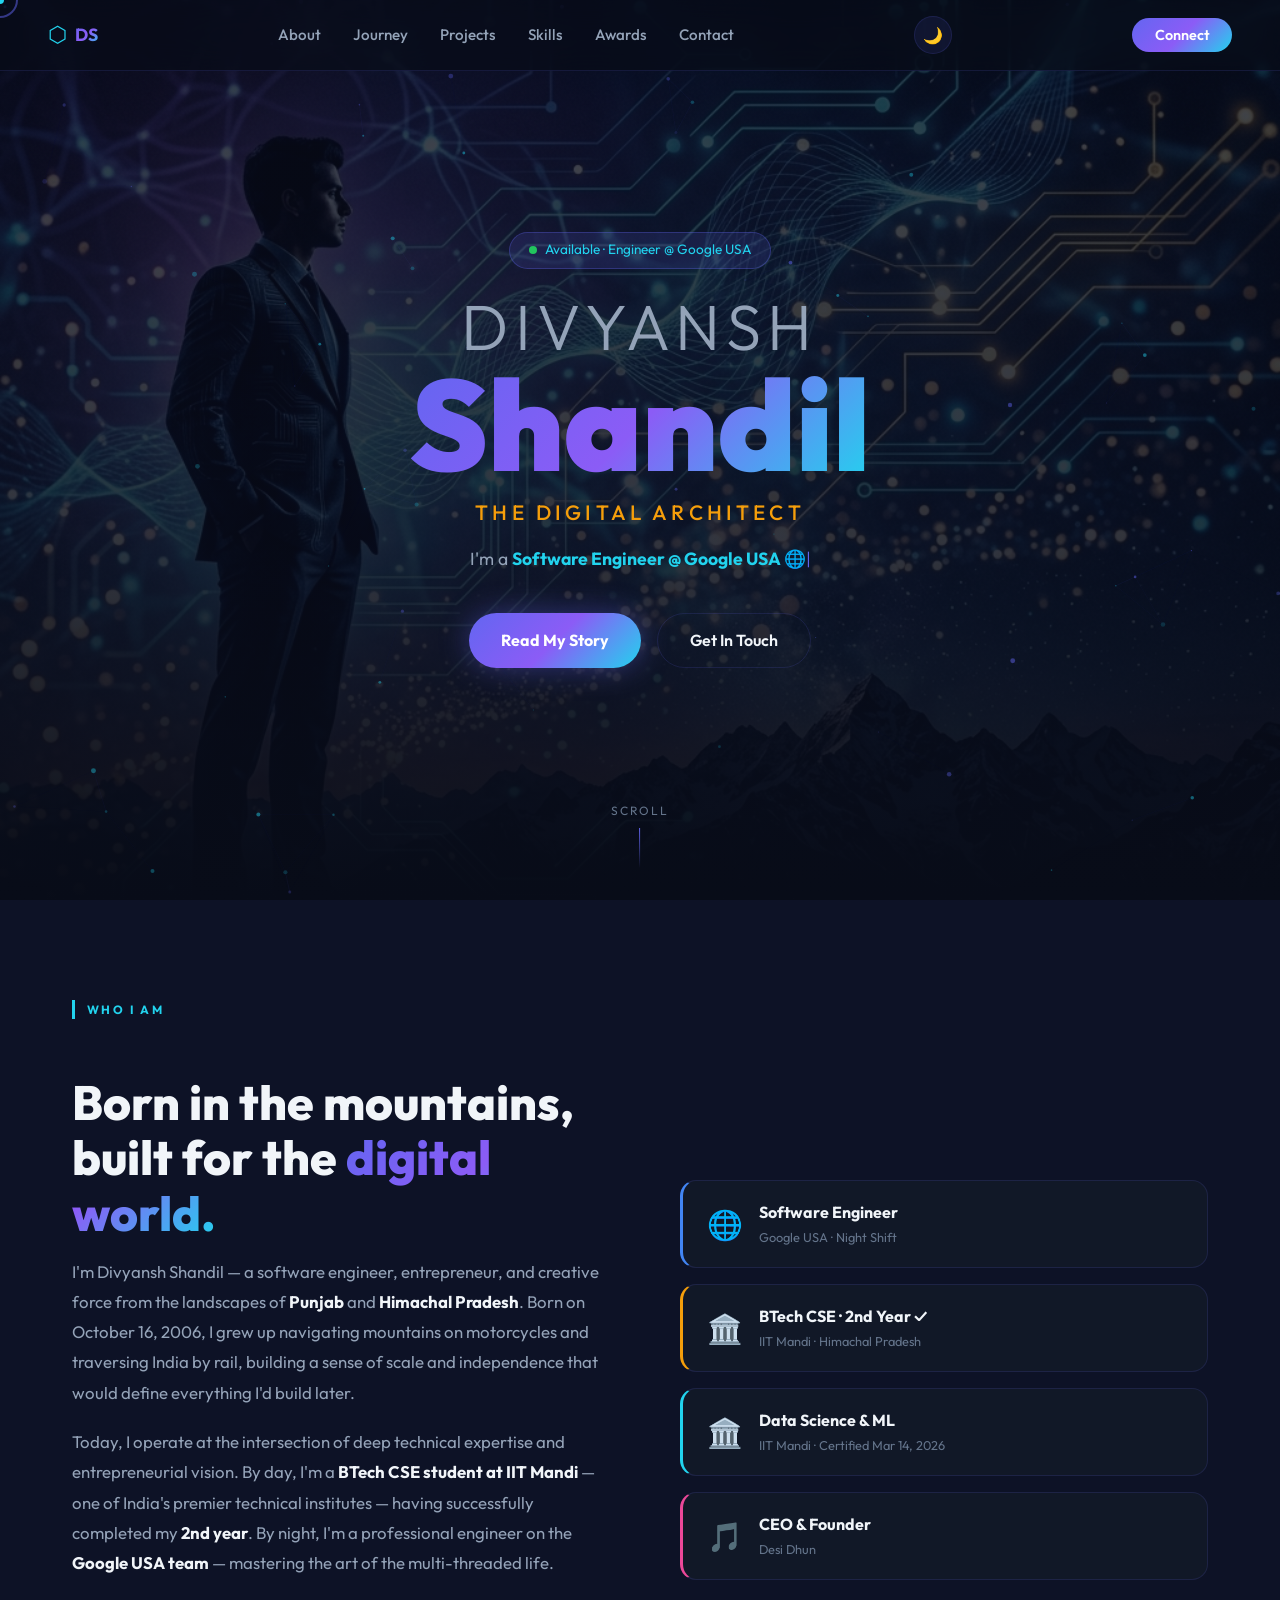
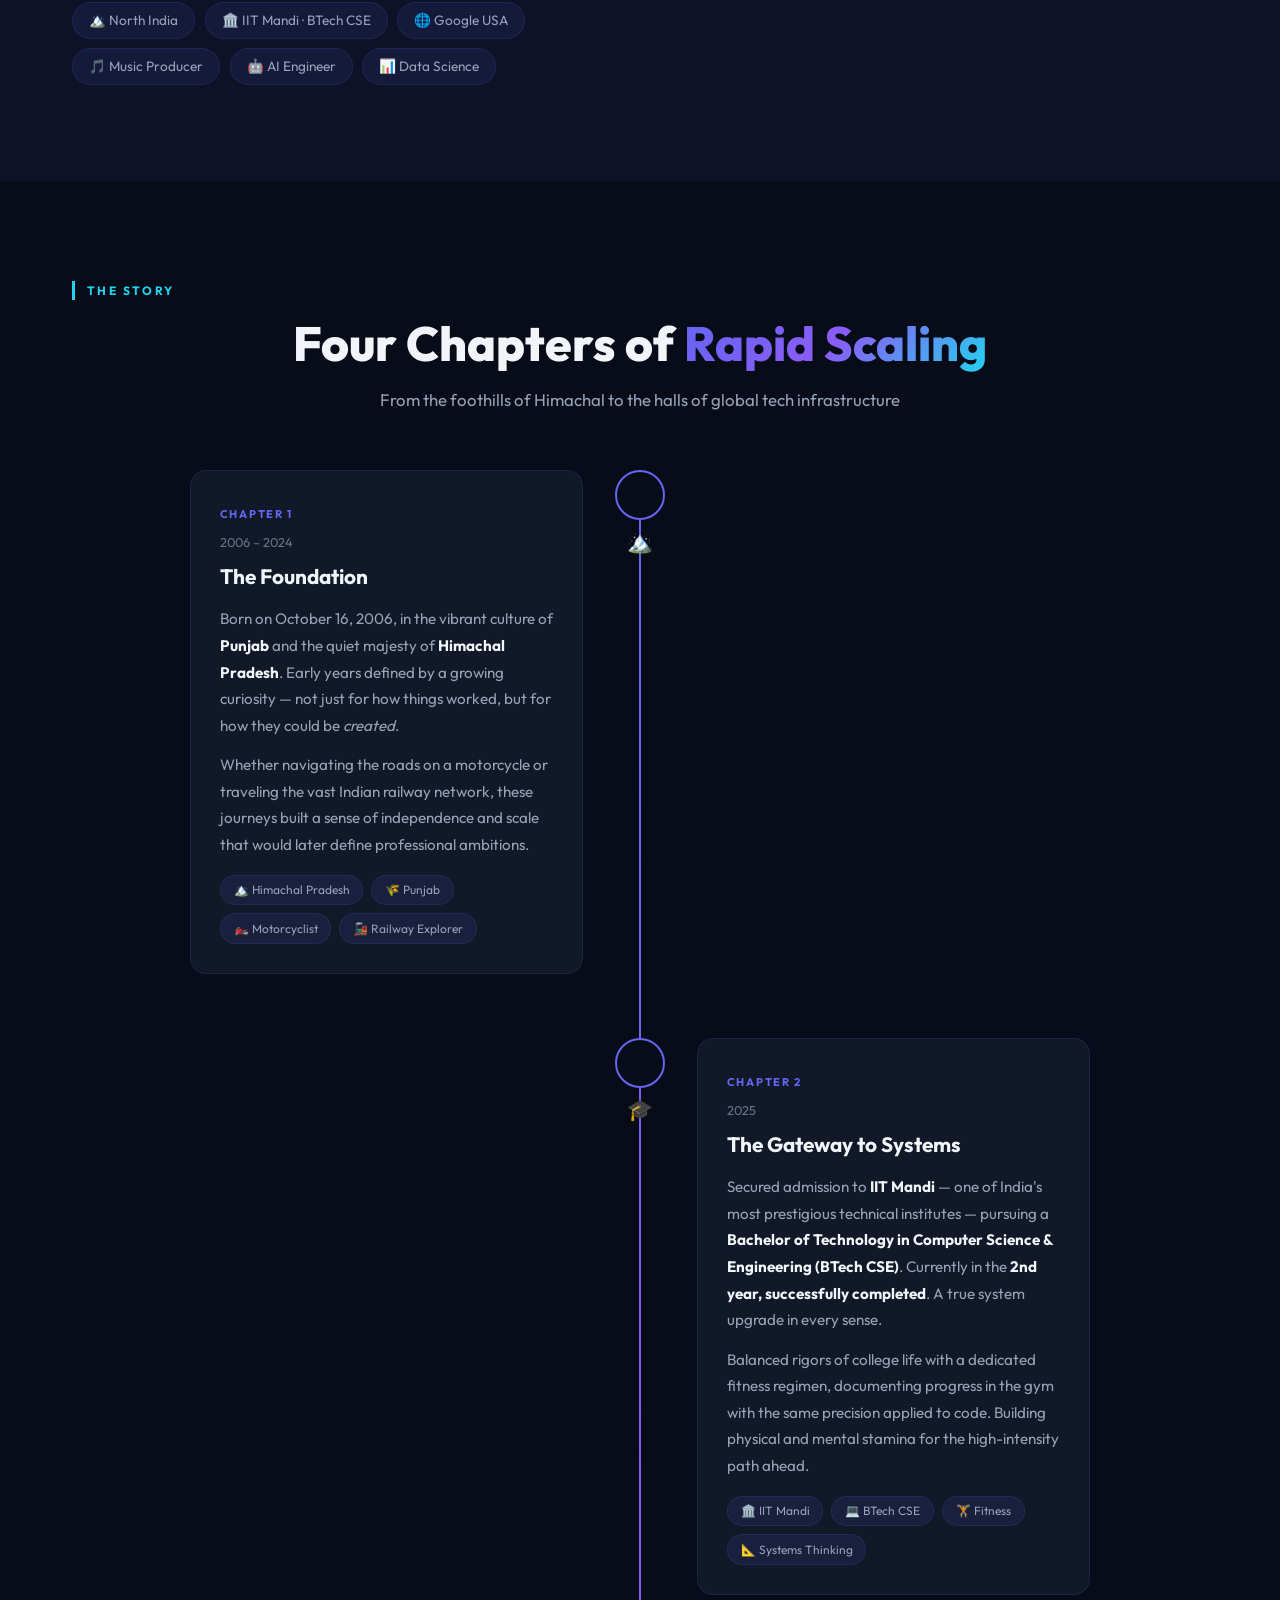
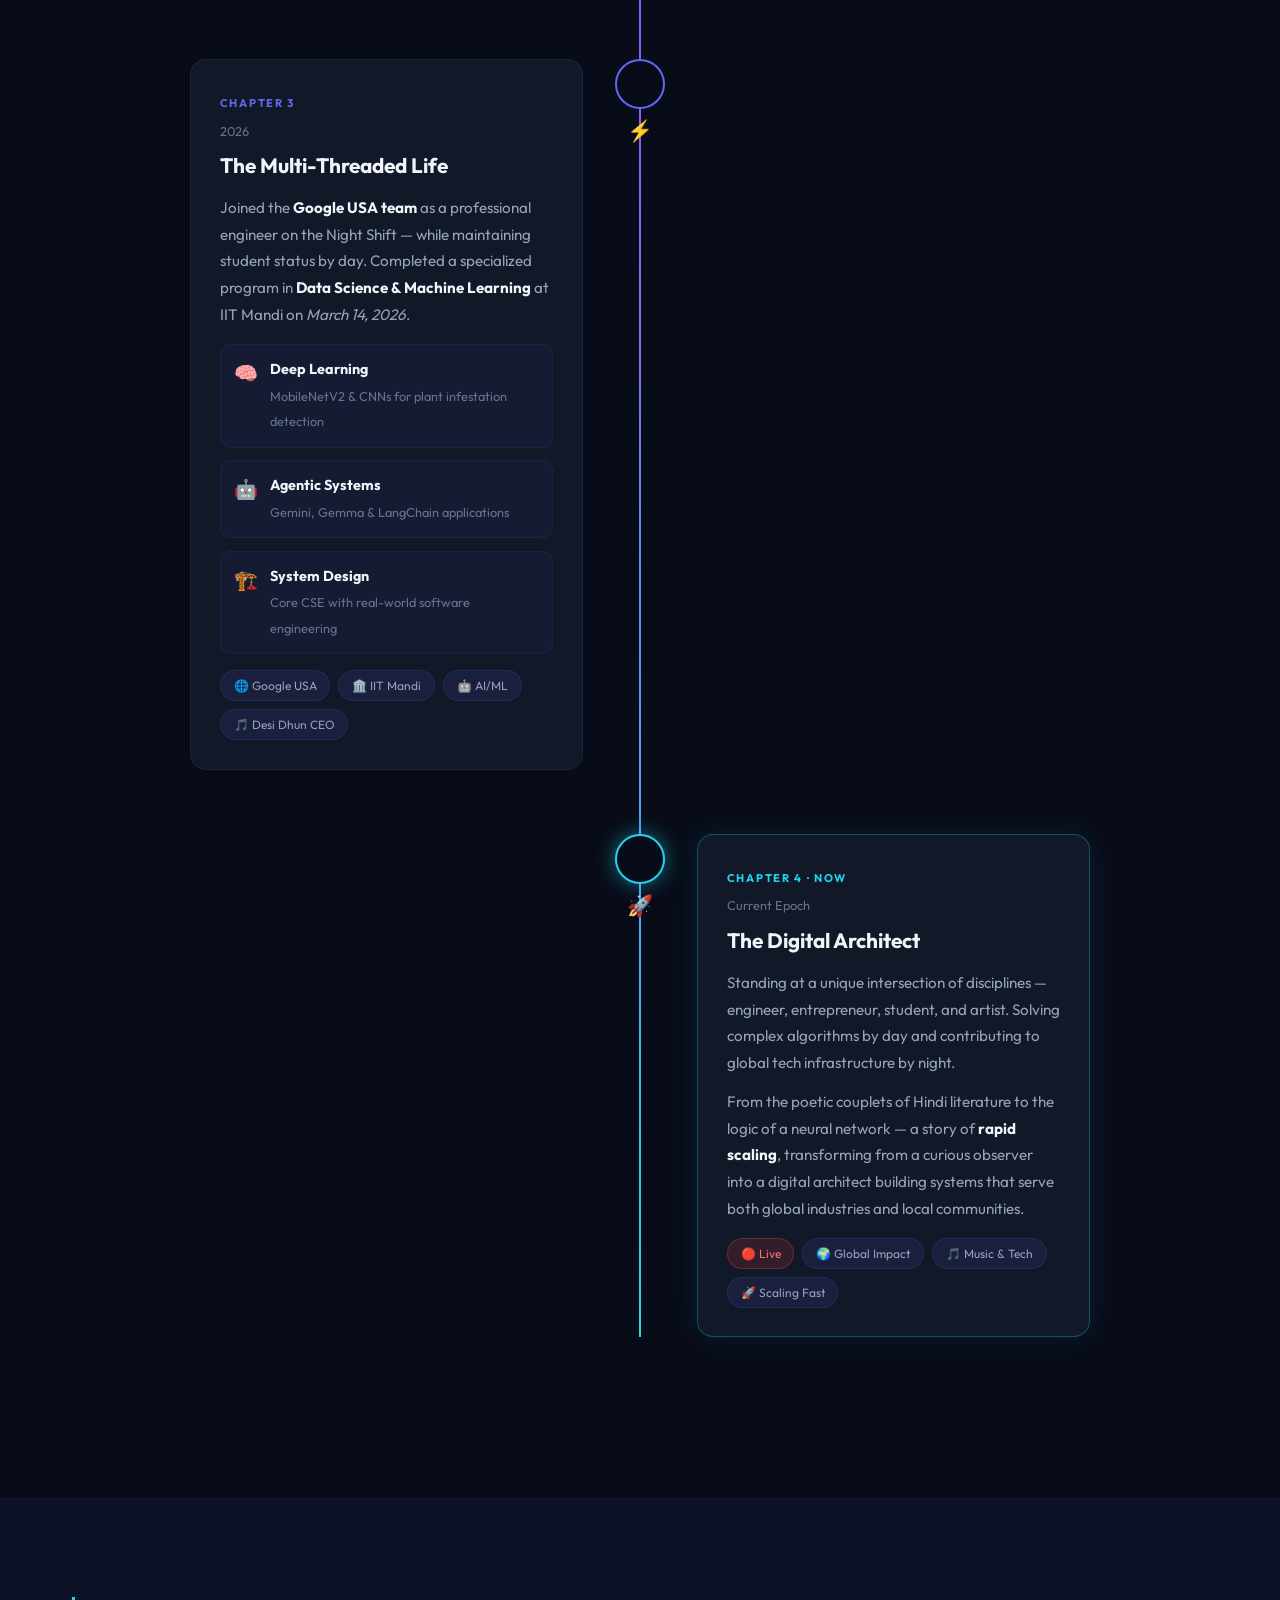
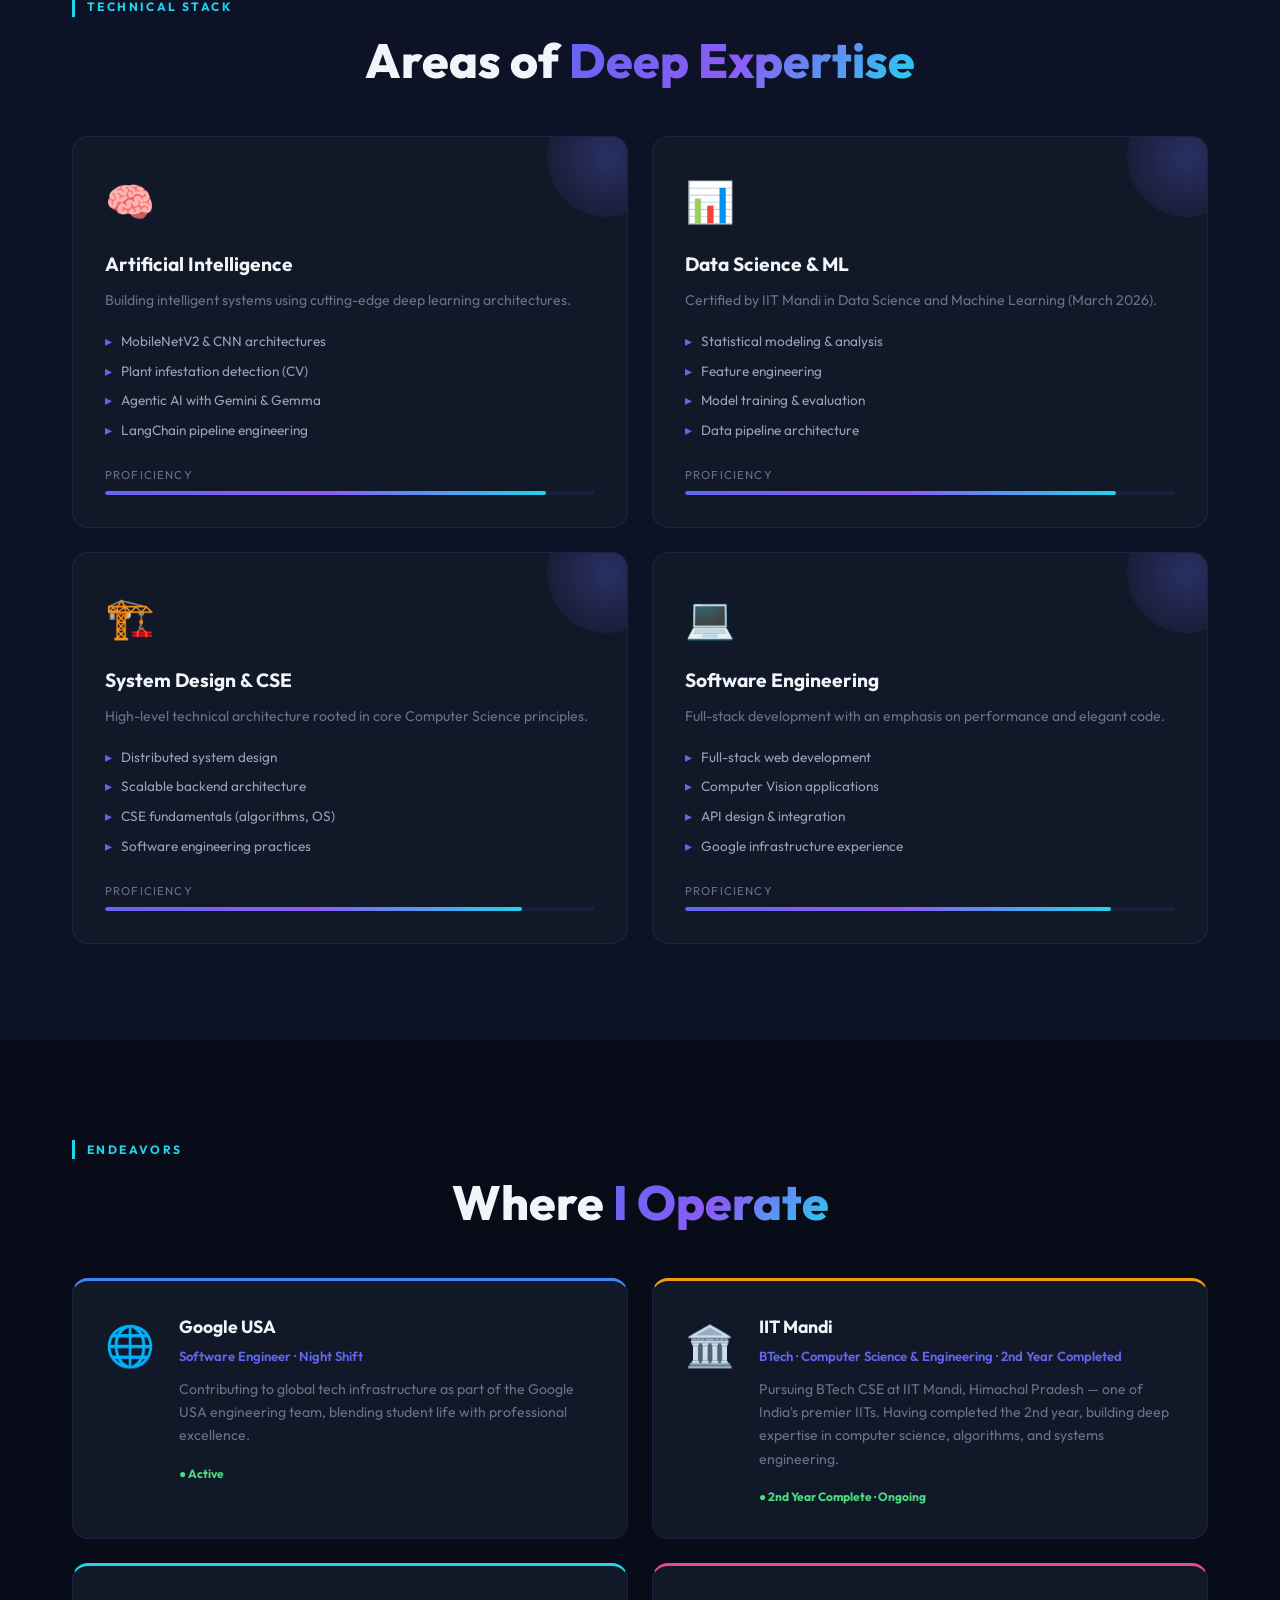
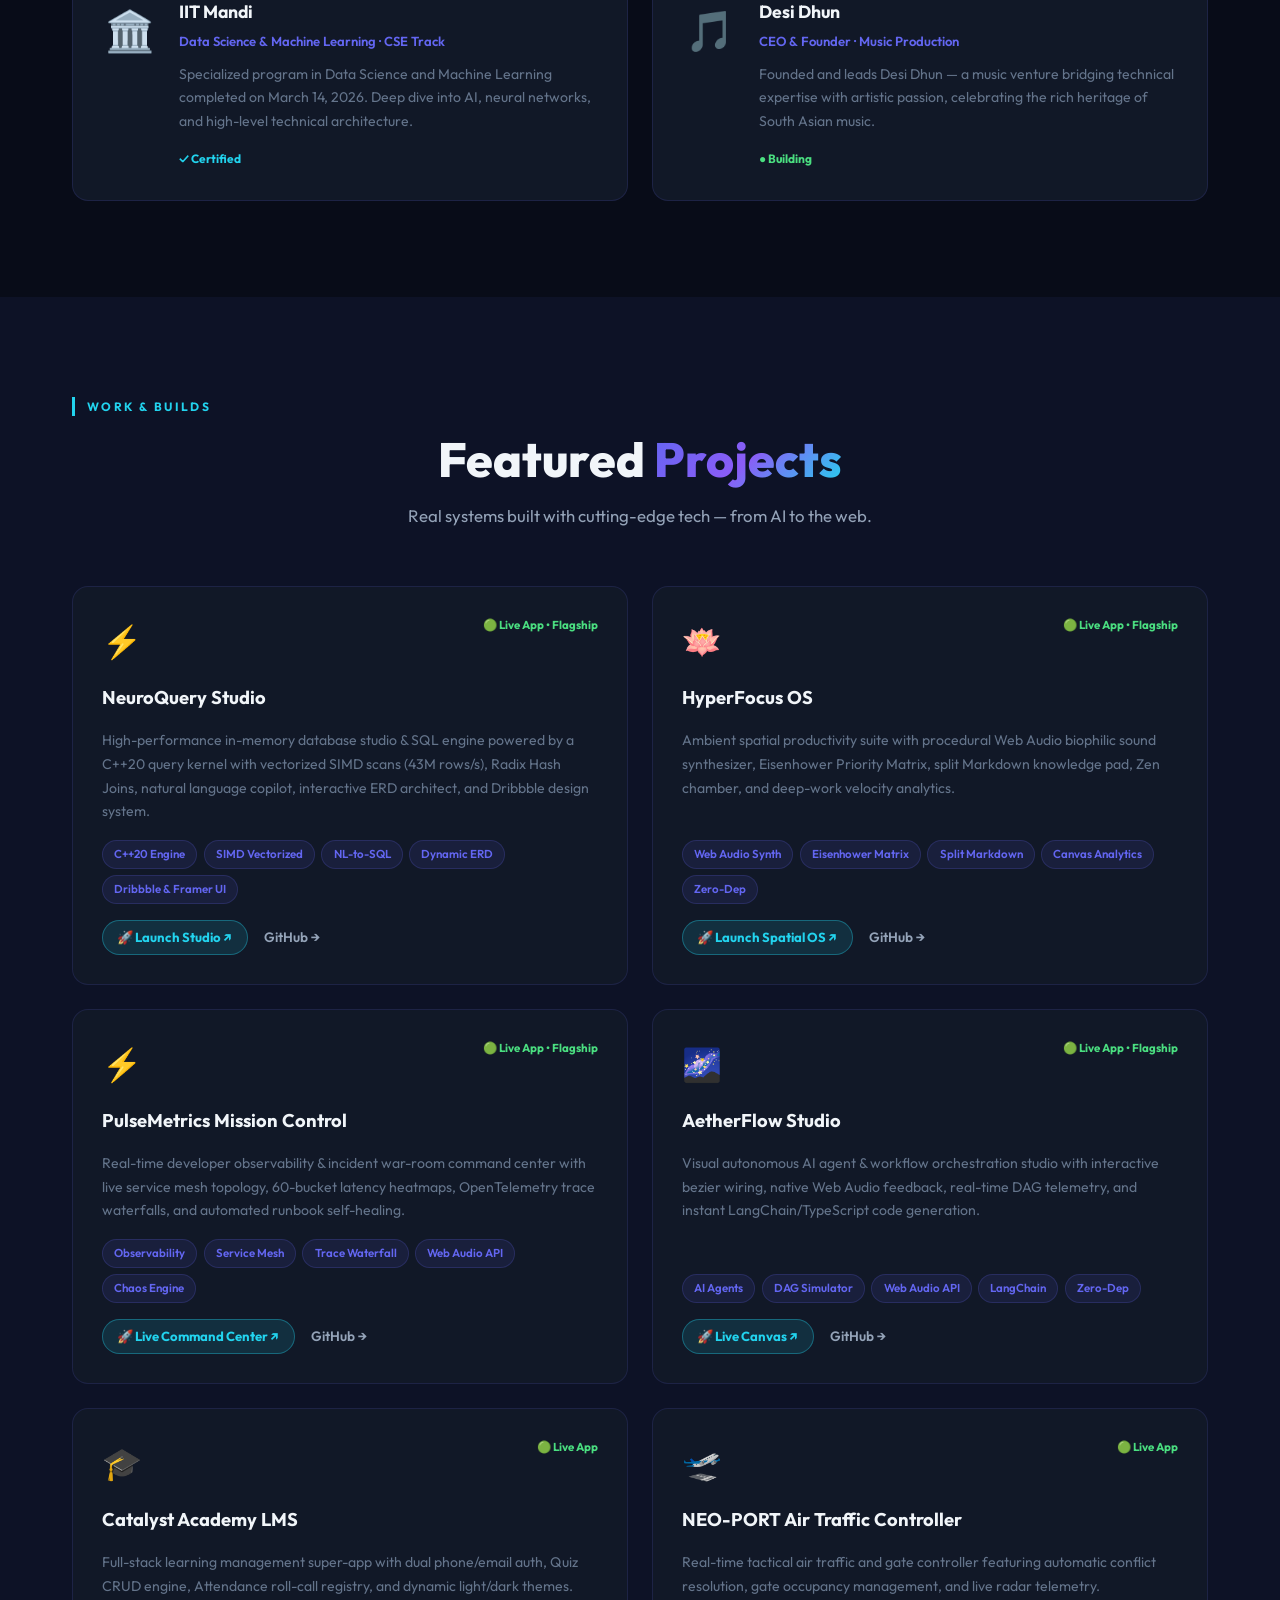
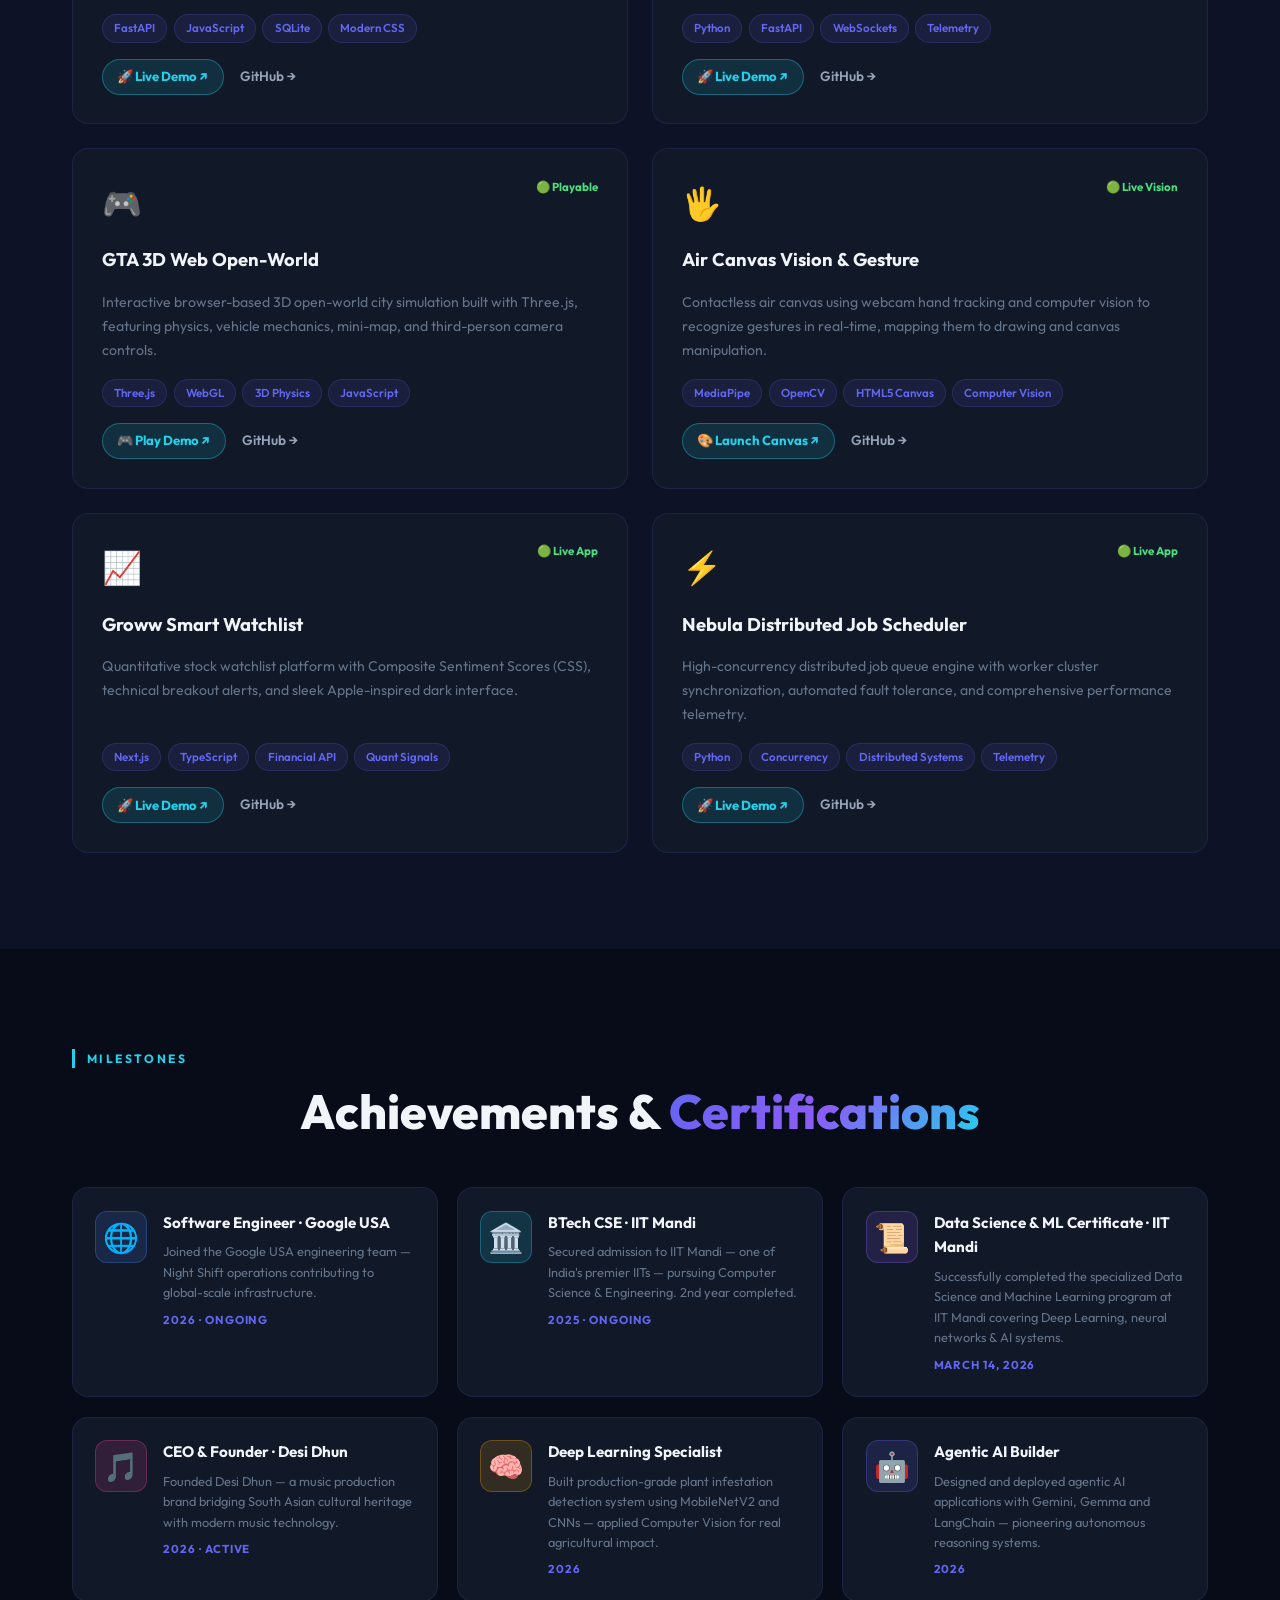
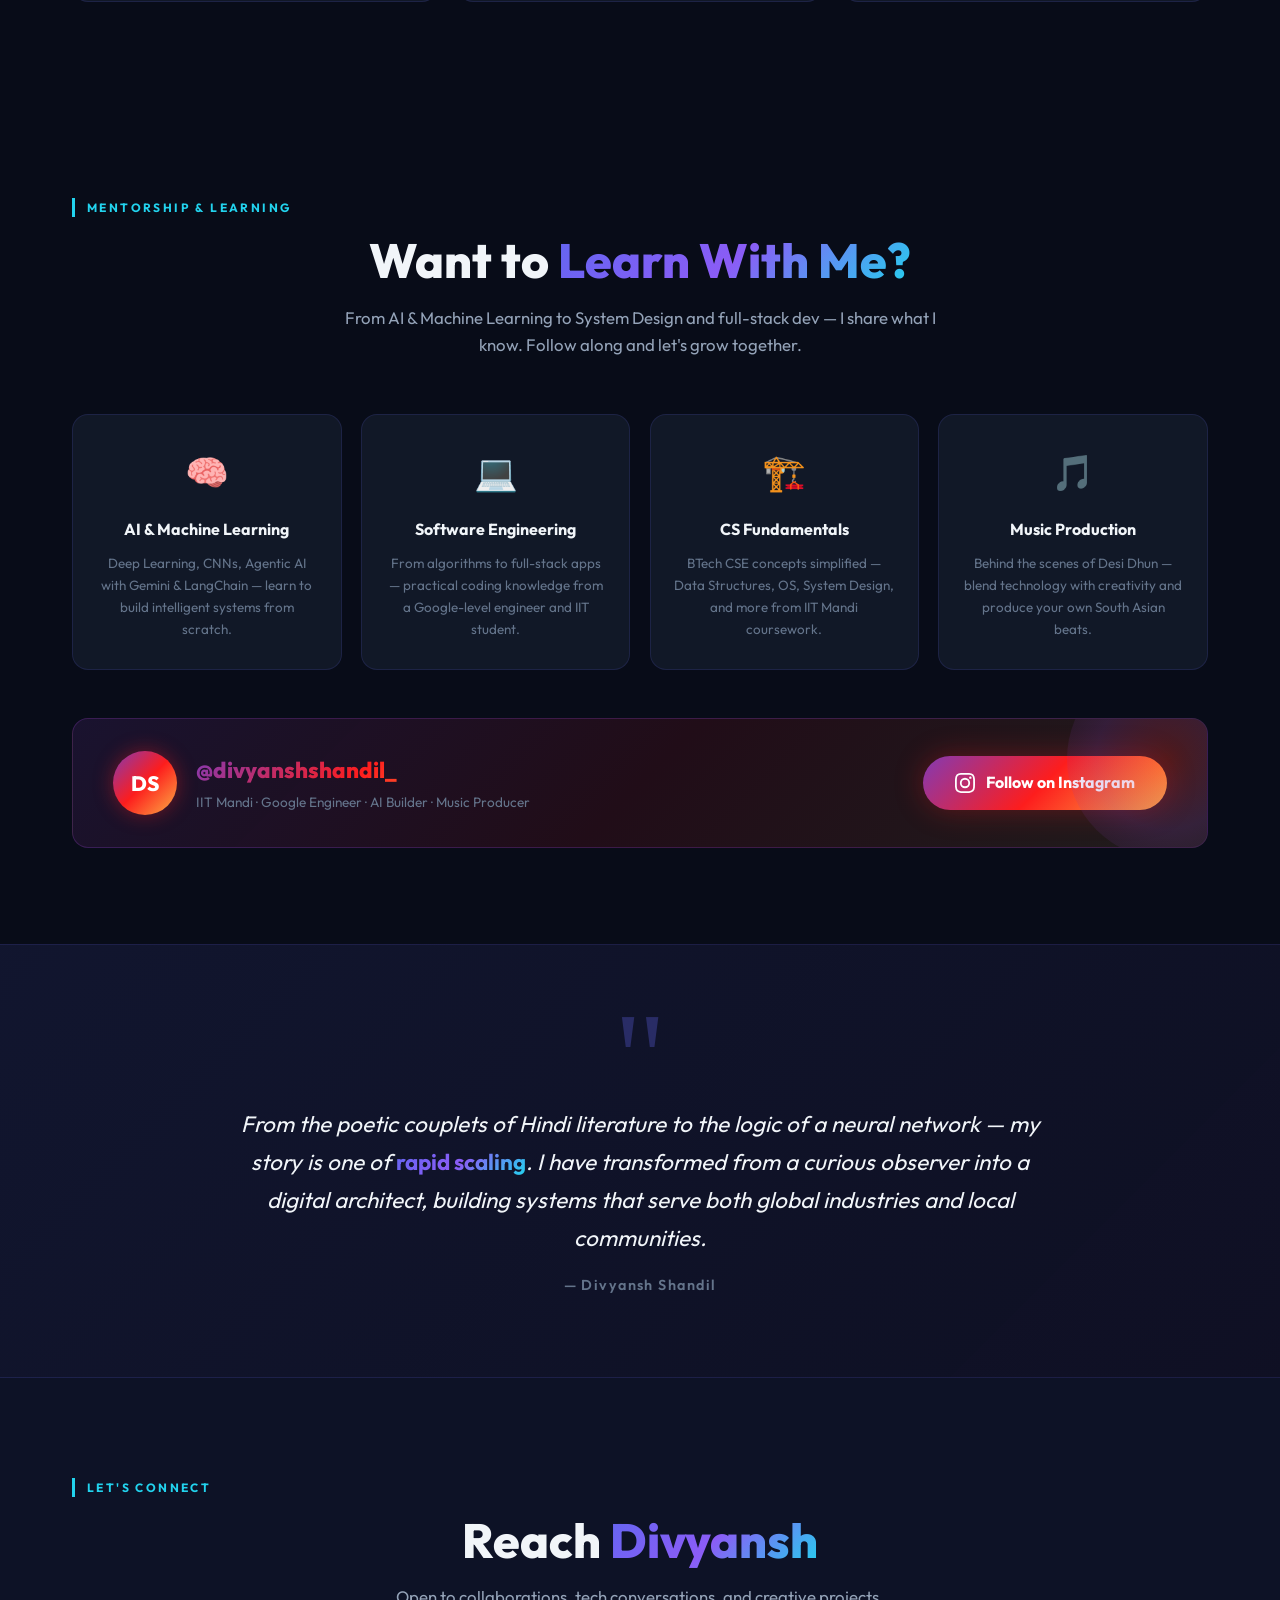
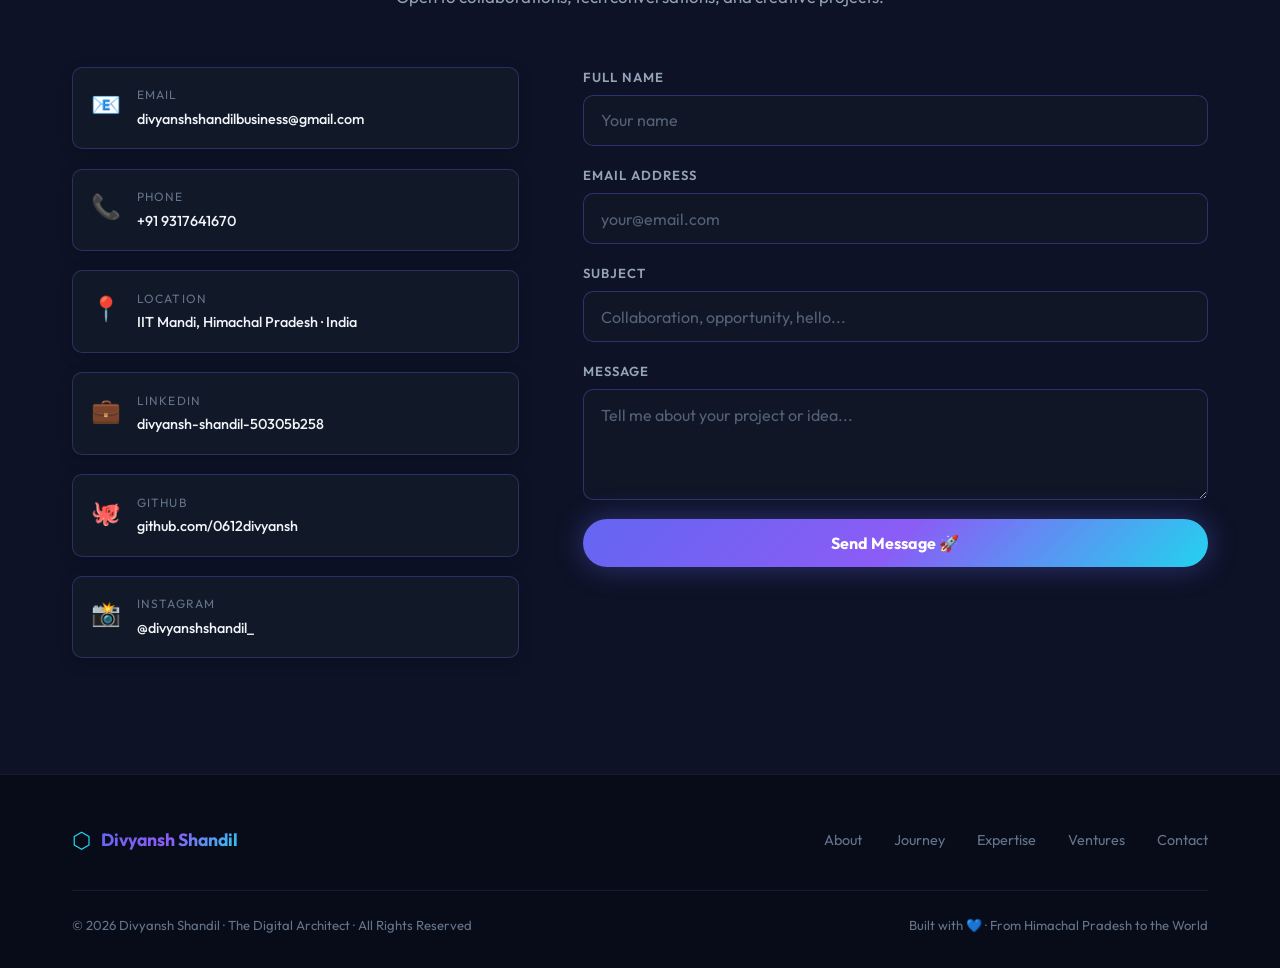
<file: index.html>
<!DOCTYPE html>
<html lang="en">
<head>
  <meta charset="UTF-8" />
  <meta name="viewport" content="width=device-width, initial-scale=1.0" />
  <title>Divyansh Shandil — The Digital Architect</title>
  <meta name="description" content="Divyansh Shandil is a Software Engineer at Google USA, BTech CSE student at IIT Mandi, Data Science &amp; ML certified, CEO & Founder of Desi Dhun, and a Music Producer from North India." />
  <meta name="author" content="Divyansh Shandil" />
  <meta property="og:title" content="Divyansh Shandil — The Digital Architect" />
  <meta property="og:description" content="Engineer. Entrepreneur. Artist. Building systems that serve both global industries and local communities." />
  <meta property="og:type" content="website" />
  <link rel="preconnect" href="https://fonts.googleapis.com" />
  <link rel="preconnect" href="https://fonts.gstatic.com" crossorigin />
  <link href="https://fonts.googleapis.com/css2?family=Outfit:wght@300;400;500;600;700;800;900&family=Space+Grotesk:wght@300;400;500;600;700&display=swap" rel="stylesheet" />
  <link rel="stylesheet" href="style.css" />
</head>
<body>
  <!-- Scroll Progress Bar -->
  <div class="scroll-progress" id="scroll-progress"></div>
  <!-- Custom Cursor -->
  <div class="cursor-dot" id="cursor-dot"></div>
  <div class="cursor-ring" id="cursor-ring"></div>
  <!-- Back to Top -->
  <button class="back-to-top" id="back-to-top" aria-label="Back to top">
    <svg width="20" height="20" viewBox="0 0 24 24" fill="none" stroke="currentColor" stroke-width="2.5"><polyline points="18 15 12 9 6 15"/></svg>
  </button>

  <!-- Navigation -->
  <nav class="navbar" id="navbar">
    <div class="nav-brand">
      <span class="brand-icon">⬡</span>
      <span class="brand-text">DS</span>
    </div>
    <ul class="nav-links">
      <li><a href="#about" class="nav-link">About</a></li>
      <li><a href="#journey" class="nav-link">Journey</a></li>
      <li><a href="#projects" class="nav-link">Projects</a></li>
      <li><a href="#expertise" class="nav-link">Skills</a></li>
      <li><a href="#achievements" class="nav-link">Awards</a></li>
      <li><a href="#contact" class="nav-link">Contact</a></li>
    </ul>
    <button class="theme-toggle" id="theme-toggle" aria-label="Toggle theme">🌙</button>
    <button class="nav-cta" id="nav-cta-btn">Connect</button>
    <button class="hamburger" id="hamburger-btn" aria-label="Toggle menu">
      <span></span><span></span><span></span>
    </button>
  </nav>

  <!-- Mobile Menu -->
  <div class="mobile-menu" id="mobile-menu">
    <a href="#about" class="mobile-link">About</a>
    <a href="#journey" class="mobile-link">Journey</a>
    <a href="#expertise" class="mobile-link">Expertise</a>
    <a href="#ventures" class="mobile-link">Ventures</a>
    <a href="#contact" class="mobile-link">Contact</a>
  </div>

  <!-- Hero Section -->
  <section class="hero" id="hero">
    <div class="hero-bg">
      <img src="hero_bg.png" alt="Digital Architect Background" class="hero-bg-img" />
      <div class="hero-overlay"></div>
      <canvas id="particles-canvas"></canvas>
    </div>
    <div class="hero-content">
      <div class="hero-badge">
        <span class="badge-dot"></span>
        <span>Available · Engineer @ Google USA</span>
      </div>
      <h1 class="hero-title">
        <span class="title-line title-small">Divyansh</span>
        <span class="title-line title-large">Shandil</span>
      </h1>
      <p class="hero-tagline">The Digital Architect</p>
      <p class="hero-subtitle">
        I'm a <span id="typing-text" class="typing-text"></span><span class="typing-cursor">|</span>
      </p>
      <div class="hero-cta-group">
        <a href="#journey" class="btn-primary" id="hero-journey-btn">Read My Story</a>
        <a href="#contact" class="btn-ghost" id="hero-contact-btn">Get In Touch</a>
      </div>
    </div>
    <div class="hero-scroll-indicator">
      <span>Scroll</span>
      <div class="scroll-line"></div>
    </div>
  </section>

  <!-- About Section -->
  <section class="about" id="about">
    <div class="container">
      <div class="section-label">Who I Am</div>
      <div class="about-grid">
        <div class="about-text">
          <h2 class="section-title">Born in the mountains,<br/>built for the <span class="gradient-text">digital world.</span></h2>
          <p class="about-para">
            I'm Divyansh Shandil — a software engineer, entrepreneur, and creative force from the landscapes of <strong>Punjab</strong> and <strong>Himachal Pradesh</strong>. Born on October 16, 2006, I grew up navigating mountains on motorcycles and traversing India by rail, building a sense of scale and independence that would define everything I'd build later.
          </p>
          <p class="about-para">
            Today, I operate at the intersection of deep technical expertise and entrepreneurial vision. By day, I'm a <strong>BTech CSE student at IIT Mandi</strong> — one of India's premier technical institutes — having successfully completed my <strong>2nd year</strong>. By night, I'm a professional engineer on the <strong>Google USA team</strong> — mastering the art of the multi-threaded life.
          </p>
          <div class="about-tags">
            <span class="tag">🏔️ North India</span>
            <span class="tag">🏛️ IIT Mandi · BTech CSE</span>
            <span class="tag">🌐 Google USA</span>
            <span class="tag">🎵 Music Producer</span>
            <span class="tag">🤖 AI Engineer</span>
            <span class="tag">📊 Data Science</span>
          </div>
        </div>
        <div class="about-visual">
          <div class="about-card-stack">
            <div class="info-card card-google">
              <div class="card-icon">🌐</div>
              <div class="card-content">
                <div class="card-title">Software Engineer</div>
                <div class="card-sub">Google USA · Night Shift</div>
              </div>
            </div>
            <div class="info-card card-srm">
              <div class="card-icon">🏛️</div>
              <div class="card-content">
                <div class="card-title">BTech CSE · 2nd Year ✓</div>
                <div class="card-sub">IIT Mandi · Himachal Pradesh</div>
              </div>
            </div>
            <div class="info-card card-iit">
              <div class="card-icon">🏛️</div>
              <div class="card-content">
                <div class="card-title">Data Science & ML</div>
                <div class="card-sub">IIT Mandi · Certified Mar 14, 2026</div>
              </div>
            </div>
            <div class="info-card card-desi">
              <div class="card-icon">🎵</div>
              <div class="card-content">
                <div class="card-title">CEO & Founder</div>
                <div class="card-sub">Desi Dhun</div>
              </div>
            </div>
          </div>
        </div>
      </div>
    </div>
  </section>

  <!-- Journey / Timeline Section -->
  <section class="journey" id="journey">
    <div class="container">
      <div class="section-label">The Story</div>
      <h2 class="section-title center">Four Chapters of <span class="gradient-text">Rapid Scaling</span></h2>
      <p class="section-subtitle center">From the foothills of Himachal to the halls of global tech infrastructure</p>

      <div class="timeline">
        <!-- Chapter 1 -->
        <div class="timeline-item" id="chapter-1">
          <div class="timeline-marker">
            <div class="marker-ring"></div>
            <div class="marker-dot">🏔️</div>
          </div>
          <div class="timeline-card">
            <div class="chapter-badge">Chapter 1</div>
            <div class="timeline-period">2006 – 2024</div>
            <h3 class="timeline-title">The Foundation</h3>
            <p class="timeline-desc">
              Born on October 16, 2006, in the vibrant culture of <strong>Punjab</strong> and the quiet majesty of <strong>Himachal Pradesh</strong>. Early years defined by a growing curiosity — not just for how things worked, but for how they could be <em>created</em>.
            </p>
            <p class="timeline-desc">
              Whether navigating the roads on a motorcycle or traveling the vast Indian railway network, these journeys built a sense of independence and scale that would later define professional ambitions.
            </p>
            <div class="timeline-tags">
              <span class="t-tag">🏔️ Himachal Pradesh</span>
              <span class="t-tag">🌾 Punjab</span>
              <span class="t-tag">🏍️ Motorcyclist</span>
              <span class="t-tag">🚂 Railway Explorer</span>
            </div>
          </div>
        </div>

        <!-- Chapter 2 -->
        <div class="timeline-item right" id="chapter-2">
          <div class="timeline-marker">
            <div class="marker-ring"></div>
            <div class="marker-dot">🎓</div>
          </div>
          <div class="timeline-card">
            <div class="chapter-badge">Chapter 2</div>
            <div class="timeline-period">2025</div>
            <h3 class="timeline-title">The Gateway to Systems</h3>
            <p class="timeline-desc">
              Secured admission to <strong>IIT Mandi</strong> — one of India's most prestigious technical institutes — pursuing a <strong>Bachelor of Technology in Computer Science &amp; Engineering (BTech CSE)</strong>. Currently in the <strong>2nd year, successfully completed</strong>. A true system upgrade in every sense.
            </p>
            <p class="timeline-desc">
              Balanced rigors of college life with a dedicated fitness regimen, documenting progress in the gym with the same precision applied to code. Building physical and mental stamina for the high-intensity path ahead.
            </p>
            <div class="timeline-tags">
              <span class="t-tag">🏛️ IIT Mandi</span>
              <span class="t-tag">💻 BTech CSE</span>
              <span class="t-tag">🏋️ Fitness</span>
              <span class="t-tag">📐 Systems Thinking</span>
            </div>
          </div>
        </div>

        <!-- Chapter 3 -->
        <div class="timeline-item" id="chapter-3">
          <div class="timeline-marker">
            <div class="marker-ring"></div>
            <div class="marker-dot">⚡</div>
          </div>
          <div class="timeline-card">
            <div class="chapter-badge">Chapter 3</div>
            <div class="timeline-period">2026</div>
            <h3 class="timeline-title">The Multi-Threaded Life</h3>
            <p class="timeline-desc">
              Joined the <strong>Google USA team</strong> as a professional engineer on the Night Shift — while maintaining student status by day. Completed a specialized program in <strong>Data Science & Machine Learning</strong> at IIT Mandi on <em>March 14, 2026</em>.
            </p>
            <div class="highlight-grid">
              <div class="highlight-item">
                <span class="hi-icon">🧠</span>
                <div>
                  <strong>Deep Learning</strong>
                  <small>MobileNetV2 & CNNs for plant infestation detection</small>
                </div>
              </div>
              <div class="highlight-item">
                <span class="hi-icon">🤖</span>
                <div>
                  <strong>Agentic Systems</strong>
                  <small>Gemini, Gemma & LangChain applications</small>
                </div>
              </div>
              <div class="highlight-item">
                <span class="hi-icon">🏗️</span>
                <div>
                  <strong>System Design</strong>
                  <small>Core CSE with real-world software engineering</small>
                </div>
              </div>
            </div>
            <div class="timeline-tags">
              <span class="t-tag">🌐 Google USA</span>
              <span class="t-tag">🏛️ IIT Mandi</span>
              <span class="t-tag">🤖 AI/ML</span>
              <span class="t-tag">🎵 Desi Dhun CEO</span>
            </div>
          </div>
        </div>

        <!-- Chapter 4 -->
        <div class="timeline-item right" id="chapter-4">
          <div class="timeline-marker">
            <div class="marker-ring active"></div>
            <div class="marker-dot pulse">🚀</div>
          </div>
          <div class="timeline-card active-card">
            <div class="chapter-badge active-badge">Chapter 4 · Now</div>
            <div class="timeline-period">Current Epoch</div>
            <h3 class="timeline-title">The Digital Architect</h3>
            <p class="timeline-desc">
              Standing at a unique intersection of disciplines — engineer, entrepreneur, student, and artist. Solving complex algorithms by day and contributing to global tech infrastructure by night.
            </p>
            <p class="timeline-desc">
              From the poetic couplets of Hindi literature to the logic of a neural network — a story of <strong>rapid scaling</strong>, transforming from a curious observer into a digital architect building systems that serve both global industries and local communities.
            </p>
            <div class="timeline-tags">
              <span class="t-tag live">🔴 Live</span>
              <span class="t-tag">🌍 Global Impact</span>
              <span class="t-tag">🎵 Music & Tech</span>
              <span class="t-tag">🚀 Scaling Fast</span>
            </div>
          </div>
        </div>
      </div>
    </div>
  </section>

  <!-- Expertise Section -->
  <section class="expertise" id="expertise">
    <div class="container">
      <div class="section-label">Technical Stack</div>
      <h2 class="section-title center">Areas of <span class="gradient-text">Deep Expertise</span></h2>

      <div class="expertise-grid">
        <div class="exp-card" id="exp-ai">
          <div class="exp-glow"></div>
          <div class="exp-icon">🧠</div>
          <h3 class="exp-title">Artificial Intelligence</h3>
          <p class="exp-desc">Building intelligent systems using cutting-edge deep learning architectures.</p>
          <ul class="exp-list">
            <li>MobileNetV2 & CNN architectures</li>
            <li>Plant infestation detection (CV)</li>
            <li>Agentic AI with Gemini & Gemma</li>
            <li>LangChain pipeline engineering</li>
          </ul>
          <div class="exp-level">
            <span>Proficiency</span>
            <div class="level-bar"><div class="level-fill" style="--w:90%"></div></div>
          </div>
        </div>

        <div class="exp-card" id="exp-ds">
          <div class="exp-glow"></div>
          <div class="exp-icon">📊</div>
          <h3 class="exp-title">Data Science & ML</h3>
          <p class="exp-desc">Certified by IIT Mandi in Data Science and Machine Learning (March 2026).</p>
          <ul class="exp-list">
            <li>Statistical modeling & analysis</li>
            <li>Feature engineering</li>
            <li>Model training & evaluation</li>
            <li>Data pipeline architecture</li>
          </ul>
          <div class="exp-level">
            <span>Proficiency</span>
            <div class="level-bar"><div class="level-fill" style="--w:88%"></div></div>
          </div>
        </div>

        <div class="exp-card" id="exp-sys">
          <div class="exp-glow"></div>
          <div class="exp-icon">🏗️</div>
          <h3 class="exp-title">System Design & CSE</h3>
          <p class="exp-desc">High-level technical architecture rooted in core Computer Science principles.</p>
          <ul class="exp-list">
            <li>Distributed system design</li>
            <li>Scalable backend architecture</li>
            <li>CSE fundamentals (algorithms, OS)</li>
            <li>Software engineering practices</li>
          </ul>
          <div class="exp-level">
            <span>Proficiency</span>
            <div class="level-bar"><div class="level-fill" style="--w:85%"></div></div>
          </div>
        </div>

        <div class="exp-card" id="exp-web">
          <div class="exp-glow"></div>
          <div class="exp-icon">💻</div>
          <h3 class="exp-title">Software Engineering</h3>
          <p class="exp-desc">Full-stack development with an emphasis on performance and elegant code.</p>
          <ul class="exp-list">
            <li>Full-stack web development</li>
            <li>Computer Vision applications</li>
            <li>API design & integration</li>
            <li>Google infrastructure experience</li>
          </ul>
          <div class="exp-level">
            <span>Proficiency</span>
            <div class="level-bar"><div class="level-fill" style="--w:87%"></div></div>
          </div>
        </div>
      </div>
    </div>
  </section>

  <!-- Ventures Section -->
  <section class="ventures" id="ventures">
    <div class="container">
      <div class="section-label">Endeavors</div>
      <h2 class="section-title center">Where <span class="gradient-text">I Operate</span></h2>

      <div class="ventures-grid">
        <div class="venture-card venture-google" id="venture-google">
          <div class="venture-logo">🌐</div>
          <div class="venture-info">
            <h3>Google USA</h3>
            <p class="venture-role">Software Engineer · Night Shift</p>
            <p class="venture-desc">Contributing to global tech infrastructure as part of the Google USA engineering team, blending student life with professional excellence.</p>
            <div class="venture-status active-status">● Active</div>
          </div>
        </div>

        <div class="venture-card venture-srm" id="venture-srm">
          <div class="venture-logo">🏛️</div>
          <div class="venture-info">
            <h3>IIT Mandi</h3>
            <p class="venture-role">BTech · Computer Science &amp; Engineering · 2nd Year Completed</p>
            <p class="venture-desc">Pursuing BTech CSE at IIT Mandi, Himachal Pradesh — one of India's premier IITs. Having completed the 2nd year, building deep expertise in computer science, algorithms, and systems engineering.</p>
            <div class="venture-status active-status">● 2nd Year Complete · Ongoing</div>
          </div>
        </div>

        <div class="venture-card venture-iit" id="venture-iit">
          <div class="venture-logo">🏛️</div>
          <div class="venture-info">
            <h3>IIT Mandi</h3>
            <p class="venture-role">Data Science & Machine Learning · CSE Track</p>
            <p class="venture-desc">Specialized program in Data Science and Machine Learning completed on March 14, 2026. Deep dive into AI, neural networks, and high-level technical architecture.</p>
            <div class="venture-status completed-status">✓ Certified</div>
          </div>
        </div>

        <div class="venture-card venture-desi" id="venture-desi">
          <div class="venture-logo">🎵</div>
          <div class="venture-info">
            <h3>Desi Dhun</h3>
            <p class="venture-role">CEO & Founder · Music Production</p>
            <p class="venture-desc">Founded and leads Desi Dhun — a music venture bridging technical expertise with artistic passion, celebrating the rich heritage of South Asian music.</p>
            <div class="venture-status active-status">● Building</div>
          </div>
        </div>
      </div>
    </div>
  </section>


  <!-- Projects Section -->
  <section class="projects" id="projects">
    <div class="container">
      <div class="section-label">Work & Builds</div>
      <h2 class="section-title center">Featured <span class="gradient-text">Projects</span></h2>
      <p class="section-subtitle center">Real systems built with cutting-edge tech — from AI to the web.</p>
      <div class="projects-grid">

        <div class="project-card featured-highlight" id="proj-neuroquery">
          <div class="proj-header">
            <div class="proj-icon">⚡</div>
            <div class="proj-status live-badge">🟢 Live App • Flagship</div>
          </div>
          <h3 class="proj-title">NeuroQuery Studio</h3>
          <p class="proj-desc">High-performance in-memory database studio & SQL engine powered by a C++20 query kernel with vectorized SIMD scans (43M rows/s), Radix Hash Joins, natural language copilot, interactive ERD architect, and Dribbble design system.</p>
          <div class="proj-stack">
            <span class="stack-tag">C++20 Engine</span>
            <span class="stack-tag">SIMD Vectorized</span>
            <span class="stack-tag">NL-to-SQL</span>
            <span class="stack-tag">Dynamic ERD</span>
            <span class="stack-tag">Dribbble & Framer UI</span>
          </div>
          <div class="proj-links">
            <a href="https://0612divyansh.github.io/neuroquery-studio/" target="_blank" rel="noopener" class="proj-link-primary">🚀 Launch Studio ↗</a>
            <a href="https://github.com/0612divyansh/neuroquery-studio" target="_blank" rel="noopener" class="proj-link">GitHub →</a>
          </div>
        </div>

        <div class="project-card featured-highlight" id="proj-hyperfocus">
          <div class="proj-header">
            <div class="proj-icon">🪷</div>
            <div class="proj-status live-badge">🟢 Live App • Flagship</div>
          </div>
          <h3 class="proj-title">HyperFocus OS</h3>
          <p class="proj-desc">Ambient spatial productivity suite with procedural Web Audio biophilic sound synthesizer, Eisenhower Priority Matrix, split Markdown knowledge pad, Zen chamber, and deep-work velocity analytics.</p>
          <div class="proj-stack">
            <span class="stack-tag">Web Audio Synth</span>
            <span class="stack-tag">Eisenhower Matrix</span>
            <span class="stack-tag">Split Markdown</span>
            <span class="stack-tag">Canvas Analytics</span>
            <span class="stack-tag">Zero-Dep</span>
          </div>
          <div class="proj-links">
            <a href="https://0612divyansh.github.io/hyperfocus-os/" target="_blank" rel="noopener" class="proj-link-primary">🚀 Launch Spatial OS ↗</a>
            <a href="https://github.com/0612divyansh/hyperfocus-os" target="_blank" rel="noopener" class="proj-link">GitHub →</a>
          </div>
        </div>

        <div class="project-card featured-highlight" id="proj-pulsemetrics">
          <div class="proj-header">
            <div class="proj-icon">⚡</div>
            <div class="proj-status live-badge">🟢 Live App • Flagship</div>
          </div>
          <h3 class="proj-title">PulseMetrics Mission Control</h3>
          <p class="proj-desc">Real-time developer observability & incident war-room command center with live service mesh topology, 60-bucket latency heatmaps, OpenTelemetry trace waterfalls, and automated runbook self-healing.</p>
          <div class="proj-stack">
            <span class="stack-tag">Observability</span>
            <span class="stack-tag">Service Mesh</span>
            <span class="stack-tag">Trace Waterfall</span>
            <span class="stack-tag">Web Audio API</span>
            <span class="stack-tag">Chaos Engine</span>
          </div>
          <div class="proj-links">
            <a href="https://0612divyansh.github.io/pulsemetrics-mission-control/" target="_blank" rel="noopener" class="proj-link-primary">🚀 Live Command Center ↗</a>
            <a href="https://github.com/0612divyansh/pulsemetrics-mission-control" target="_blank" rel="noopener" class="proj-link">GitHub →</a>
          </div>
        </div>

        <div class="project-card featured-highlight" id="proj-aetherflow">
          <div class="proj-header">
            <div class="proj-icon">🌌</div>
            <div class="proj-status live-badge">🟢 Live App • Flagship</div>
          </div>
          <h3 class="proj-title">AetherFlow Studio</h3>
          <p class="proj-desc">Visual autonomous AI agent & workflow orchestration studio with interactive bezier wiring, native Web Audio feedback, real-time DAG telemetry, and instant LangChain/TypeScript code generation.</p>
          <div class="proj-stack">
            <span class="stack-tag">AI Agents</span>
            <span class="stack-tag">DAG Simulator</span>
            <span class="stack-tag">Web Audio API</span>
            <span class="stack-tag">LangChain</span>
            <span class="stack-tag">Zero-Dep</span>
          </div>
          <div class="proj-links">
            <a href="https://0612divyansh.github.io/aetherflow-studio/" target="_blank" rel="noopener" class="proj-link-primary">🚀 Live Canvas ↗</a>
            <a href="https://github.com/0612divyansh/aetherflow-studio" target="_blank" rel="noopener" class="proj-link">GitHub →</a>
          </div>
        </div>

        <div class="project-card" id="proj-catalyst">
          <div class="proj-header">
            <div class="proj-icon">🎓</div>
            <div class="proj-status live-badge">🟢 Live App</div>
          </div>
          <h3 class="proj-title">Catalyst Academy LMS</h3>
          <p class="proj-desc">Full-stack learning management super-app with dual phone/email auth, Quiz CRUD engine, Attendance roll-call registry, and dynamic light/dark themes.</p>
          <div class="proj-stack">
            <span class="stack-tag">FastAPI</span>
            <span class="stack-tag">JavaScript</span>
            <span class="stack-tag">SQLite</span>
            <span class="stack-tag">Modern CSS</span>
          </div>
          <div class="proj-links">
            <a href="https://0612divyansh.github.io/Catalyst-Academy/" target="_blank" rel="noopener" class="proj-link-primary">🚀 Live Demo ↗</a>
            <a href="https://github.com/0612divyansh/Catalyst-Academy" target="_blank" rel="noopener" class="proj-link">GitHub →</a>
          </div>
        </div>

        <div class="project-card" id="proj-neoport">
          <div class="proj-header">
            <div class="proj-icon">🛫</div>
            <div class="proj-status live-badge">🟢 Live App</div>
          </div>
          <h3 class="proj-title">NEO-PORT Air Traffic Controller</h3>
          <p class="proj-desc">Real-time tactical air traffic and gate controller featuring automatic conflict resolution, gate occupancy management, and live radar telemetry.</p>
          <div class="proj-stack">
            <span class="stack-tag">Python</span>
            <span class="stack-tag">FastAPI</span>
            <span class="stack-tag">WebSockets</span>
            <span class="stack-tag">Telemetry</span>
          </div>
          <div class="proj-links">
            <a href="https://0612divyansh.github.io/neoport-air-traffic/" target="_blank" rel="noopener" class="proj-link-primary">🚀 Live Demo ↗</a>
            <a href="https://github.com/0612divyansh/neoport-air-traffic" target="_blank" rel="noopener" class="proj-link">GitHub →</a>
          </div>
        </div>

        <div class="project-card" id="proj-gta">
          <div class="proj-header">
            <div class="proj-icon">🎮</div>
            <div class="proj-status live-badge">🟢 Playable</div>
          </div>
          <h3 class="proj-title">GTA 3D Web Open-World</h3>
          <p class="proj-desc">Interactive browser-based 3D open-world city simulation built with Three.js, featuring physics, vehicle mechanics, mini-map, and third-person camera controls.</p>
          <div class="proj-stack">
            <span class="stack-tag">Three.js</span>
            <span class="stack-tag">WebGL</span>
            <span class="stack-tag">3D Physics</span>
            <span class="stack-tag">JavaScript</span>
          </div>
          <div class="proj-links">
            <a href="https://0612divyansh.github.io/gta-web-3d-prototype/" target="_blank" rel="noopener" class="proj-link-primary">🎮 Play Demo ↗</a>
            <a href="https://github.com/0612divyansh/gta-web-3d-prototype" target="_blank" rel="noopener" class="proj-link">GitHub →</a>
          </div>
        </div>

        <div class="project-card" id="proj-gesture">
          <div class="proj-header">
            <div class="proj-icon">🖐️</div>
            <div class="proj-status live-badge">🟢 Live Vision</div>
          </div>
          <h3 class="proj-title">Air Canvas Vision &amp; Gesture</h3>
          <p class="proj-desc">Contactless air canvas using webcam hand tracking and computer vision to recognize gestures in real-time, mapping them to drawing and canvas manipulation.</p>
          <div class="proj-stack">
            <span class="stack-tag">MediaPipe</span>
            <span class="stack-tag">OpenCV</span>
            <span class="stack-tag">HTML5 Canvas</span>
            <span class="stack-tag">Computer Vision</span>
          </div>
          <div class="proj-links">
            <a href="https://0612divyansh.github.io/air-canvas-gesture-recognition/" target="_blank" rel="noopener" class="proj-link-primary">🎨 Launch Canvas ↗</a>
            <a href="https://github.com/0612divyansh/air-canvas-gesture-recognition" target="_blank" rel="noopener" class="proj-link">GitHub →</a>
          </div>
        </div>

        <div class="project-card" id="proj-groww">
          <div class="proj-header">
            <div class="proj-icon">📈</div>
            <div class="proj-status live-badge">🟢 Live App</div>
          </div>
          <h3 class="proj-title">Groww Smart Watchlist</h3>
          <p class="proj-desc">Quantitative stock watchlist platform with Composite Sentiment Scores (CSS), technical breakout alerts, and sleek Apple-inspired dark interface.</p>
          <div class="proj-stack">
            <span class="stack-tag">Next.js</span>
            <span class="stack-tag">TypeScript</span>
            <span class="stack-tag">Financial API</span>
            <span class="stack-tag">Quant Signals</span>
          </div>
          <div class="proj-links">
            <a href="https://0612divyansh.github.io/groww-smart-watchlist/" target="_blank" rel="noopener" class="proj-link-primary">🚀 Live Demo ↗</a>
            <a href="https://github.com/0612divyansh/groww-smart-watchlist" target="_blank" rel="noopener" class="proj-link">GitHub →</a>
          </div>
        </div>

        <div class="project-card" id="proj-scheduler">
          <div class="proj-header">
            <div class="proj-icon">⚡</div>
            <div class="proj-status live-badge">🟢 Live App</div>
          </div>
          <h3 class="proj-title">Nebula Distributed Job Scheduler</h3>
          <p class="proj-desc">High-concurrency distributed job queue engine with worker cluster synchronization, automated fault tolerance, and comprehensive performance telemetry.</p>
          <div class="proj-stack">
            <span class="stack-tag">Python</span>
            <span class="stack-tag">Concurrency</span>
            <span class="stack-tag">Distributed Systems</span>
            <span class="stack-tag">Telemetry</span>
          </div>
          <div class="proj-links">
            <a href="https://0612divyansh.github.io/nebula-distributed-job-scheduler/" target="_blank" rel="noopener" class="proj-link-primary">🚀 Live Demo ↗</a>
            <a href="https://github.com/0612divyansh/nebula-distributed-job-scheduler" target="_blank" rel="noopener" class="proj-link">GitHub →</a>
          </div>
        </div>

      </div>
    </div>
  </section>

  <!-- Achievements Section -->
  <section class="achievements" id="achievements">
    <div class="container">
      <div class="section-label">Milestones</div>
      <h2 class="section-title center">Achievements &amp; <span class="gradient-text">Certifications</span></h2>
      <div class="ach-grid">

        <div class="ach-card" id="ach-google">
          <div class="ach-icon-wrap" style="--c:#4285f4">🌐</div>
          <div class="ach-content">
            <div class="ach-title">Software Engineer · Google USA</div>
            <div class="ach-sub">Joined the Google USA engineering team — Night Shift operations contributing to global-scale infrastructure.</div>
            <div class="ach-date">2026 · Ongoing</div>
          </div>
        </div>

        <div class="ach-card" id="ach-iit">
          <div class="ach-icon-wrap" style="--c:#22d3ee">🏛️</div>
          <div class="ach-content">
            <div class="ach-title">BTech CSE · IIT Mandi</div>
            <div class="ach-sub">Secured admission to IIT Mandi — one of India's premier IITs — pursuing Computer Science &amp; Engineering. 2nd year completed.</div>
            <div class="ach-date">2025 · Ongoing</div>
          </div>
        </div>

        <div class="ach-card" id="ach-ds">
          <div class="ach-icon-wrap" style="--c:#8b5cf6">📜</div>
          <div class="ach-content">
            <div class="ach-title">Data Science &amp; ML Certificate · IIT Mandi</div>
            <div class="ach-sub">Successfully completed the specialized Data Science and Machine Learning program at IIT Mandi covering Deep Learning, neural networks &amp; AI systems.</div>
            <div class="ach-date">March 14, 2026</div>
          </div>
        </div>

        <div class="ach-card" id="ach-desi">
          <div class="ach-icon-wrap" style="--c:#ec4899">🎵</div>
          <div class="ach-content">
            <div class="ach-title">CEO &amp; Founder · Desi Dhun</div>
            <div class="ach-sub">Founded Desi Dhun — a music production brand bridging South Asian cultural heritage with modern music technology.</div>
            <div class="ach-date">2026 · Active</div>
          </div>
        </div>

        <div class="ach-card" id="ach-iitmandi-ai">
          <div class="ach-icon-wrap" style="--c:#f59e0b">🧠</div>
          <div class="ach-content">
            <div class="ach-title">Deep Learning Specialist</div>
            <div class="ach-sub">Built production-grade plant infestation detection system using MobileNetV2 and CNNs — applied Computer Vision for real agricultural impact.</div>
            <div class="ach-date">2026</div>
          </div>
        </div>

        <div class="ach-card" id="ach-agentic">
          <div class="ach-icon-wrap" style="--c:#6366f1">🤖</div>
          <div class="ach-content">
            <div class="ach-title">Agentic AI Builder</div>
            <div class="ach-sub">Designed and deployed agentic AI applications with Gemini, Gemma and LangChain — pioneering autonomous reasoning systems.</div>
            <div class="ach-date">2026</div>
          </div>
        </div>

      </div>
    </div>
  </section>

  <!-- Learn With Me Section -->
  <section class="learn" id="learn">
    <div class="container">
      <div class="section-label">Mentorship &amp; Learning</div>
      <h2 class="section-title center">Want to <span class="gradient-text">Learn With Me?</span></h2>
      <p class="section-subtitle center">From AI &amp; Machine Learning to System Design and full-stack dev — I share what I know. Follow along and let's grow together.</p>

      <div class="learn-grid">
        <div class="learn-card" id="learn-ai">
          <div class="learn-icon">🧠</div>
          <h3>AI &amp; Machine Learning</h3>
          <p>Deep Learning, CNNs, Agentic AI with Gemini &amp; LangChain — learn to build intelligent systems from scratch.</p>
        </div>
        <div class="learn-card" id="learn-dev">
          <div class="learn-icon">💻</div>
          <h3>Software Engineering</h3>
          <p>From algorithms to full-stack apps — practical coding knowledge from a Google-level engineer and IIT student.</p>
        </div>
        <div class="learn-card" id="learn-cs">
          <div class="learn-icon">🏗️</div>
          <h3>CS Fundamentals</h3>
          <p>BTech CSE concepts simplified — Data Structures, OS, System Design, and more from IIT Mandi coursework.</p>
        </div>
        <div class="learn-card" id="learn-music">
          <div class="learn-icon">🎵</div>
          <h3>Music Production</h3>
          <p>Behind the scenes of Desi Dhun — blend technology with creativity and produce your own South Asian beats.</p>
        </div>
      </div>

      <div class="insta-cta" id="insta-cta">
        <div class="insta-glow"></div>
        <div class="insta-left">
          <div class="insta-avatar">
            <span>DS</span>
          </div>
          <div class="insta-info">
            <div class="insta-handle">@divyanshshandil_</div>
            <div class="insta-desc">IIT Mandi · Google Engineer · AI Builder · Music Producer</div>
          </div>
        </div>
        <a href="https://www.instagram.com/divyanshshandil_" target="_blank" rel="noopener" class="insta-btn" id="insta-follow-btn">
          <svg width="20" height="20" viewBox="0 0 24 24" fill="currentColor">
            <path d="M12 2.163c3.204 0 3.584.012 4.85.07 3.252.148 4.771 1.691 4.919 4.919.058 1.265.069 1.645.069 4.849 0 3.205-.012 3.584-.069 4.849-.149 3.225-1.664 4.771-4.919 4.919-1.266.058-1.644.07-4.85.07-3.204 0-3.584-.012-4.849-.07-3.26-.149-4.771-1.699-4.919-4.92-.058-1.265-.07-1.644-.07-4.849 0-3.204.013-3.583.07-4.849.149-3.227 1.664-4.771 4.919-4.919 1.266-.057 1.645-.069 4.849-.069zM12 0C8.741 0 8.333.014 7.053.072 2.695.272.273 2.69.073 7.052.014 8.333 0 8.741 0 12c0 3.259.014 3.668.072 4.948.2 4.358 2.618 6.78 6.98 6.98C8.333 23.986 8.741 24 12 24c3.259 0 3.668-.014 4.948-.072 4.354-.2 6.782-2.618 6.979-6.98.059-1.28.073-1.689.073-4.948 0-3.259-.014-3.667-.072-4.947-.196-4.354-2.617-6.78-6.979-6.98C15.668.014 15.259 0 12 0zm0 5.838a6.162 6.162 0 100 12.324 6.162 6.162 0 000-12.324zM12 16a4 4 0 110-8 4 4 0 010 8zm6.406-11.845a1.44 1.44 0 100 2.881 1.44 1.44 0 000-2.881z"/>
          </svg>
          Follow on Instagram
        </a>
      </div>
    </div>
  </section>

  <!-- Quote Section -->
  <section class="quote-section">
    <div class="container">
      <div class="quote-card">
        <div class="quote-mark">"</div>
        <blockquote class="quote-text">
          From the poetic couplets of Hindi literature to the logic of a neural network — my story is one of <strong>rapid scaling</strong>. I have transformed from a curious observer into a digital architect, building systems that serve both global industries and local communities.
        </blockquote>
        <div class="quote-author">— Divyansh Shandil</div>
      </div>
    </div>
  </section>

  <!-- Contact Section -->
  <section class="contact" id="contact">
    <div class="container">
      <div class="section-label">Let's Connect</div>
      <h2 class="section-title center">Reach <span class="gradient-text">Divyansh</span></h2>
      <p class="section-subtitle center">Open to collaborations, tech conversations, and creative projects.</p>

      <div class="contact-grid">
        <div class="contact-info">
          <div class="contact-item" id="contact-email">
            <div class="contact-icon">📧</div>
            <div>
              <div class="contact-label">Email</div>
              <div class="contact-value">divyanshshandilbusiness@gmail.com</div>
            </div>
          </div>
          <div class="contact-item" id="contact-phone">
            <div class="contact-icon">📞</div>
            <div>
              <div class="contact-label">Phone</div>
              <div class="contact-value">+91 9317641670</div>
            </div>
          </div>
          <div class="contact-item" id="contact-location">
            <div class="contact-icon">📍</div>
            <div>
              <div class="contact-label">Location</div>
              <div class="contact-value">IIT Mandi, Himachal Pradesh · India</div>
            </div>
          </div>
          <div class="contact-item" id="contact-linkedin">
            <div class="contact-icon">💼</div>
            <div>
              <div class="contact-label">LinkedIn</div>
              <div class="contact-value"><a href="https://www.linkedin.com/in/divyansh-shandil-50305b258/" target="_blank" rel="noopener" style="color:inherit;text-decoration:none;">divyansh-shandil-50305b258</a></div>
            </div>
          </div>
          <div class="contact-item" id="contact-github">
            <div class="contact-icon">🐙</div>
            <div>
              <div class="contact-label">GitHub</div>
              <div class="contact-value"><a href="https://github.com/0612divyansh" target="_blank" rel="noopener" style="color:inherit;text-decoration:none;">github.com/0612divyansh</a></div>
            </div>
          </div>
          <div class="contact-item" id="contact-instagram">
            <div class="contact-icon">📸</div>
            <div>
              <div class="contact-label">Instagram</div>
              <div class="contact-value"><a href="https://www.instagram.com/divyanshshandil_" target="_blank" rel="noopener" style="color:inherit;text-decoration:none;">@divyanshshandil_</a></div>
            </div>
          </div>
        </div>

        <form class="contact-form" id="contact-form" onsubmit="handleFormSubmit(event)">
          <div class="form-group">
            <label for="contact-name">Full Name</label>
            <input type="text" id="contact-name" name="name" placeholder="Your name" required />
          </div>
          <div class="form-group">
            <label for="contact-email-input">Email Address</label>
            <input type="email" id="contact-email-input" name="email" placeholder="your@email.com" required />
          </div>
          <div class="form-group">
            <label for="contact-subject">Subject</label>
            <input type="text" id="contact-subject" name="subject" placeholder="Collaboration, opportunity, hello..." />
          </div>
          <div class="form-group">
            <label for="contact-message">Message</label>
            <textarea id="contact-message" name="message" rows="4" placeholder="Tell me about your project or idea..." required></textarea>
          </div>
          <button type="submit" class="btn-primary full-width" id="form-submit-btn">Send Message 🚀</button>
          <div class="form-success" id="form-success" style="display:none;">
            ✅ Message sent! Divyansh will get back to you soon.
          </div>
        </form>
      </div>
    </div>
  </section>

  <!-- Footer -->
  <footer class="footer">
    <div class="container">
      <div class="footer-top">
        <div class="footer-brand">
          <span class="brand-icon">⬡</span>
          <span class="brand-text">Divyansh Shandil</span>
        </div>
        <div class="footer-links">
          <a href="#about">About</a>
          <a href="#journey">Journey</a>
          <a href="#expertise">Expertise</a>
          <a href="#ventures">Ventures</a>
          <a href="#contact">Contact</a>
        </div>
      </div>
      <div class="footer-divider"></div>
      <div class="footer-bottom">
        <p>© 2026 Divyansh Shandil · The Digital Architect · All Rights Reserved</p>
        <p class="footer-sub">Built with 💙 · From Himachal Pradesh to the World</p>
      </div>
    </div>
  </footer>

  <script src="script.js"></script>
</body>
</html>
</file>
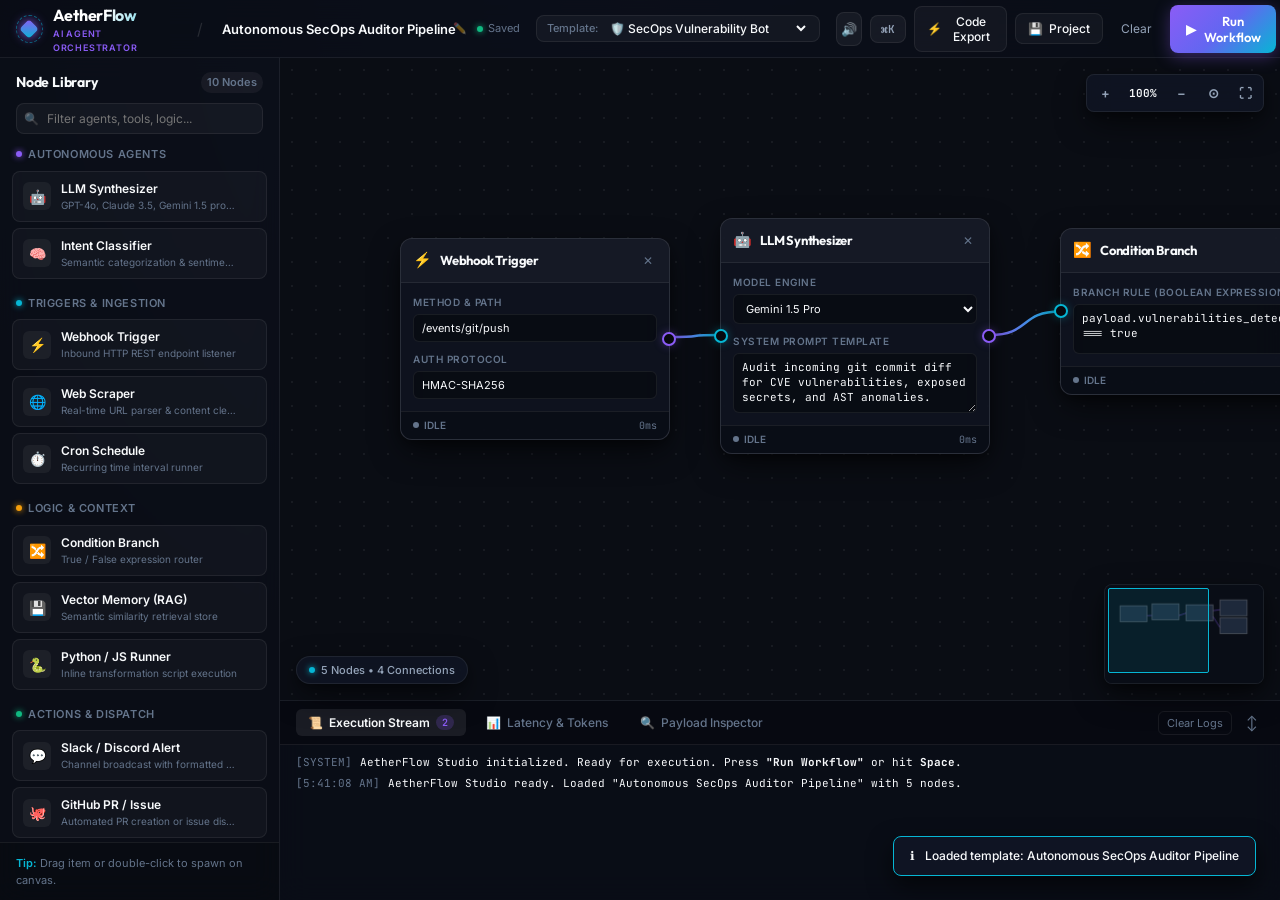
<file: aetherflow-studio/index.html>
<!DOCTYPE html>
<html lang="en">
<head>
  <meta charset="UTF-8">
  <meta name="viewport" content="width=device-width, initial-scale=1.0">
  <title>AetherFlow Studio — Visual Autonomous Agent & AI Workflow Orchestration Canvas</title>
  <meta name="description" content="Production-grade visual node canvas for orchestrating autonomous AI agents, multi-model RAG pipelines, API triggers, and real-time execution simulation.">
  <meta name="theme-color" content="#0a0d14">

  <!-- Open Graph -->
  <meta property="og:title" content="AetherFlow Studio — Visual Autonomous AI Canvas">
  <meta property="og:description" content="Build, simulate, and export autonomous AI agent workflows with interactive nodes, real-time telemetry, and code generation.">
  <meta property="og:type" content="website">

  <!-- Google Fonts: Outfit & Inter + JetBrains Mono -->
  <link rel="preconnect" href="https://fonts.googleapis.com">
  <link rel="preconnect" href="https://fonts.gstatic.com" crossorigin>
  <link href="https://fonts.googleapis.com/css2?family=Inter:wght@300;400;500;600;700&family=JetBrains+Mono:wght@400;500;600&family=Outfit:wght@500;600;700;800&display=swap" rel="stylesheet">

  <link rel="stylesheet" href="style.css">
</head>
<body class="theme-cyber-dark">

  <!-- App Container -->
  <div class="app-root" id="app-root">

    <!-- Top Navigation Bar -->
    <header class="app-header" id="app-header">
      <div class="header-left">
        <div class="logo-group">
          <div class="logo-glyph" aria-hidden="true">
            <span class="glyph-core"></span>
            <span class="glyph-ring"></span>
          </div>
          <div class="logo-text">
            <h1 class="logo-title">AetherFlow<span class="brand-sub">Studio</span></h1>
            <span class="badge-tag">AI Agent Orchestrator</span>
          </div>
        </div>

        <div class="project-meta">
          <span class="divider">/</span>
          <div class="editable-title-wrapper" title="Click to rename workflow">
            <input type="text" id="workflow-name-input" class="workflow-name-input" value="Autonomous SecOps Auditor Pipeline" maxlength="50" aria-label="Workflow Name">
            <span class="edit-icon" aria-hidden="true">✏️</span>
          </div>
          <span class="save-status" id="save-status" title="State is persisted automatically">
            <span class="status-dot"></span> Saved
          </span>
        </div>
      </div>

      <div class="header-center">
        <!-- Template Quick Selector -->
        <div class="template-selector-wrapper">
          <span class="selector-label">Template:</span>
          <select id="template-select" class="custom-select" aria-label="Select Workflow Template">
            <option value="secops">🛡️ SecOps Vulnerability Bot</option>
            <option value="lead-gen">📈 Growth & Lead Enrichment</option>
            <option value="research">📰 Deep Tech Research Digest</option>
            <option value="support">💬 Customer Support Auto-Pilot</option>
            <option value="blank">✨ Blank Canvas</option>
          </select>
        </div>
      </div>

      <div class="header-right">
        <!-- Audio Synth Toggle -->
        <button type="button" id="btn-toggle-sound" class="btn-icon" title="Toggle Synthesizer Audio Feedback" aria-label="Toggle Sound">
          <span class="sound-icon" id="sound-indicator">🔊</span>
        </button>

        <!-- Command Palette Trigger -->
        <button type="button" id="btn-cmd-palette" class="btn-subtle" title="Open Command Palette (Cmd+K)">
          <span class="btn-kbd">⌘K</span>
        </button>

        <!-- Export Dropdown / Code Gen -->
        <button type="button" id="btn-open-code-modal" class="btn-outline">
          <span class="icon">⚡</span> Code Export
        </button>

        <button type="button" id="btn-open-file-actions" class="btn-outline" title="Import / Export Project Files">
          <span class="icon">💾</span> Project
        </button>

        <button type="button" id="btn-clear-canvas" class="btn-ghost" title="Clear all nodes from canvas">
          Clear
        </button>

        <!-- Primary Execution Button -->
        <button type="button" id="btn-run-workflow" class="btn-primary glow-pulse" title="Execute Pipeline Simulation">
          <span class="run-spinner" id="run-spinner" aria-hidden="true"></span>
          <span class="run-icon" id="run-icon">▶</span>
          <span class="run-text" id="run-text">Run Workflow</span>
        </button>
      </div>
    </header>

    <!-- Main Workspace -->
    <main class="app-workspace" id="app-workspace">

      <!-- Left Sidebar: Node Library / Palette -->
      <aside class="node-palette" id="node-palette" aria-label="Component Palette">
        <div class="palette-header">
          <h2 class="palette-title">Node Library</h2>
          <span class="palette-count" id="palette-count">10 Nodes</span>
        </div>

        <div class="palette-search">
          <span class="search-icon" aria-hidden="true">🔍</span>
          <input type="text" id="palette-filter" placeholder="Filter agents, tools, logic..." aria-label="Search node library">
        </div>

        <div class="palette-scroll" id="palette-items-container">
          
          <!-- Category: AI Agents -->
          <div class="palette-category">
            <div class="category-header">
              <span class="cat-pill cat-agent"></span>
              <h3>Autonomous Agents</h3>
            </div>
            <div class="palette-list">
              <div class="palette-item" draggable="true" data-node-type="llm-agent" data-category="agent">
                <div class="item-icon agent-icon">🤖</div>
                <div class="item-info">
                  <span class="item-name">LLM Synthesizer</span>
                  <span class="item-desc">GPT-4o, Claude 3.5, Gemini 1.5 prompt generator</span>
                </div>
                <span class="add-badge">+</span>
              </div>

              <div class="palette-item" draggable="true" data-node-type="classifier" data-category="agent">
                <div class="item-icon agent-icon">🧠</div>
                <div class="item-info">
                  <span class="item-name">Intent Classifier</span>
                  <span class="item-desc">Semantic categorization & sentiment scoring</span>
                </div>
                <span class="add-badge">+</span>
              </div>
            </div>
          </div>

          <!-- Category: Triggers & Sources -->
          <div class="palette-category">
            <div class="category-header">
              <span class="cat-pill cat-trigger"></span>
              <h3>Triggers & Ingestion</h3>
            </div>
            <div class="palette-list">
              <div class="palette-item" draggable="true" data-node-type="webhook-trigger" data-category="trigger">
                <div class="item-icon trigger-icon">⚡</div>
                <div class="item-info">
                  <span class="item-name">Webhook Trigger</span>
                  <span class="item-desc">Inbound HTTP REST endpoint listener</span>
                </div>
                <span class="add-badge">+</span>
              </div>

              <div class="palette-item" draggable="true" data-node-type="web-scraper" data-category="trigger">
                <div class="item-icon trigger-icon">🌐</div>
                <div class="item-info">
                  <span class="item-name">Web Scraper</span>
                  <span class="item-desc">Real-time URL parser & content cleaner</span>
                </div>
                <span class="add-badge">+</span>
              </div>

              <div class="palette-item" draggable="true" data-node-type="cron-schedule" data-category="trigger">
                <div class="item-icon trigger-icon">⏱️</div>
                <div class="item-info">
                  <span class="item-name">Cron Schedule</span>
                  <span class="item-desc">Recurring time interval runner</span>
                </div>
                <span class="add-badge">+</span>
              </div>
            </div>
          </div>

          <!-- Category: Logic & Memory -->
          <div class="palette-category">
            <div class="category-header">
              <span class="cat-pill cat-logic"></span>
              <h3>Logic & Context</h3>
            </div>
            <div class="palette-list">
              <div class="palette-item" draggable="true" data-node-type="condition-branch" data-category="logic">
                <div class="item-icon logic-icon">🔀</div>
                <div class="item-info">
                  <span class="item-name">Condition Branch</span>
                  <span class="item-desc">True / False expression router</span>
                </div>
                <span class="add-badge">+</span>
              </div>

              <div class="palette-item" draggable="true" data-node-type="vector-memory" data-category="logic">
                <div class="item-icon logic-icon">💾</div>
                <div class="item-info">
                  <span class="item-name">Vector Memory (RAG)</span>
                  <span class="item-desc">Semantic similarity retrieval store</span>
                </div>
                <span class="add-badge">+</span>
              </div>

              <div class="palette-item" draggable="true" data-node-type="code-transform" data-category="logic">
                <div class="item-icon logic-icon">🐍</div>
                <div class="item-info">
                  <span class="item-name">Python / JS Runner</span>
                  <span class="item-desc">Inline transformation script execution</span>
                </div>
                <span class="add-badge">+</span>
              </div>
            </div>
          </div>

          <!-- Category: Integrations & Actions -->
          <div class="palette-category">
            <div class="category-header">
              <span class="cat-pill cat-action"></span>
              <h3>Actions & Dispatch</h3>
            </div>
            <div class="palette-list">
              <div class="palette-item" draggable="true" data-node-type="slack-alert" data-category="action">
                <div class="item-icon action-icon">💬</div>
                <div class="item-info">
                  <span class="item-name">Slack / Discord Alert</span>
                  <span class="item-desc">Channel broadcast with formatted card</span>
                </div>
                <span class="add-badge">+</span>
              </div>

              <div class="palette-item" draggable="true" data-node-type="github-action" data-category="action">
                <div class="item-icon action-icon">🐙</div>
                <div class="item-info">
                  <span class="item-name">GitHub PR / Issue</span>
                  <span class="item-desc">Automated PR creation or issue dispatch</span>
                </div>
                <span class="add-badge">+</span>
              </div>
            </div>
          </div>

        </div>

        <div class="palette-footer">
          <div class="hint-tip">
            <span class="hint-key">Tip:</span> Drag item or double-click to spawn on canvas.
          </div>
        </div>
      </aside>

      <!-- Center Node Canvas -->
      <section class="canvas-viewport" id="canvas-viewport" tabindex="0" aria-label="Interactive Node Graph Canvas">
        
        <!-- Canvas Background Grid & Transform Stage -->
        <div class="canvas-transform-layer" id="canvas-transform-layer">
          
          <!-- SVG Layer for Bezier Connecting Cables -->
          <svg class="connections-svg" id="connections-svg" xmlns="http://www.w3.org/2000/svg">
            <defs>
              <!-- Cable Gradients -->
              <linearGradient id="wire-gradient-default" x1="0%" y1="0%" x2="100%" y2="0%">
                <stop offset="0%" stop-color="#8b5cf6" />
                <stop offset="100%" stop-color="#06b6d4" />
              </linearGradient>

              <linearGradient id="wire-gradient-active" x1="0%" y1="0%" x2="100%" y2="0%">
                <stop offset="0%" stop-color="#10b981" />
                <stop offset="100%" stop-color="#38bdf8" />
              </linearGradient>

              <filter id="wire-glow" x="-20%" y="-20%" width="140%" height="140%">
                <feGaussianBlur stdDeviation="3" result="blur" />
                <feComposite in="SourceGraphic" in2="blur" operator="over" />
              </filter>
            </defs>

            <!-- Rendered Cables and Pending Temp Cable -->
            <g id="wires-group"></g>
            <path id="temp-wire" class="wire-temp" d="" />
          </svg>

          <!-- Nodes DOM Container -->
          <div class="nodes-container" id="nodes-container"></div>
        </div>

        <!-- Floating Canvas View Controls -->
        <div class="canvas-controls" aria-label="Zoom and View Controls">
          <button type="button" class="ctrl-btn" id="btn-zoom-in" title="Zoom In (+)">+</button>
          <span class="zoom-display" id="zoom-level-text" title="Current Zoom">100%</span>
          <button type="button" class="ctrl-btn" id="btn-zoom-out" title="Zoom Out (-)">−</button>
          <button type="button" class="ctrl-btn" id="btn-zoom-reset" title="Reset View (1:1)">⊙</button>
          <button type="button" class="ctrl-btn" id="btn-fit-screen" title="Fit All Nodes to Screen">⛶</button>
        </div>

        <!-- Canvas Mini-Map Navigator -->
        <div class="minimap-panel" id="minimap-panel" title="Canvas Minimap">
          <canvas id="minimap-canvas" width="160" height="100"></canvas>
          <div class="minimap-viewport-indicator" id="minimap-viewport"></div>
        </div>

        <!-- Interactive Context Info Chip -->
        <div class="canvas-status-chip" id="canvas-status-chip">
          <span class="chip-dot"></span>
          <span id="canvas-node-count-display">5 Nodes • 4 Connections</span>
        </div>
      </section>

      <!-- Right / Bottom Collapsible Telemetry & Execution Console -->
      <section class="telemetry-dock" id="telemetry-dock" aria-label="Execution Telemetry Console">
        <div class="dock-header">
          <div class="dock-tabs" role="tablist">
            <button type="button" class="dock-tab active" data-tab="logs" role="tab" aria-selected="true">
              <span class="tab-icon">📜</span> Execution Stream
              <span class="badge-count" id="log-count-badge">0</span>
            </button>
            <button type="button" class="dock-tab" data-tab="telemetry" role="tab" aria-selected="false">
              <span class="tab-icon">📊</span> Latency & Tokens
            </button>
            <button type="button" class="dock-tab" data-tab="inspector" role="tab" aria-selected="false">
              <span class="tab-icon">🔍</span> Payload Inspector
            </button>
          </div>

          <div class="dock-actions">
            <button type="button" id="btn-clear-logs" class="dock-btn-subtle" title="Clear log output">Clear Logs</button>
            <button type="button" id="btn-toggle-dock" class="dock-btn-icon" title="Toggle Console Height" aria-label="Minimize or maximize console">↕</button>
          </div>
        </div>

        <!-- Dock Content Panels -->
        <div class="dock-content">
          
          <!-- Tab 1: Execution Stream -->
          <div class="tab-panel active" id="panel-logs" role="tabpanel">
            <div class="stream-log-container" id="stream-log-container">
              <div class="log-entry log-system">
                <span class="log-time">[SYSTEM]</span>
                <span class="log-msg">AetherFlow Studio initialized. Ready for execution. Press <strong>"Run Workflow"</strong> or hit <strong>Space</strong>.</span>
              </div>
            </div>
          </div>

          <!-- Tab 2: Telemetry & Token Metrics -->
          <div class="tab-panel" id="panel-telemetry" role="tabpanel">
            <div class="telemetry-grid">
              <div class="telemetry-card">
                <span class="card-label">Total Execution Time</span>
                <span class="card-value" id="metric-exec-time">0.00 s</span>
                <span class="card-sub">Simulated distributed latency</span>
              </div>
              <div class="telemetry-card">
                <span class="card-label">Total Tokens Processed</span>
                <span class="card-value text-accent-cyan" id="metric-token-count">0</span>
                <span class="card-sub" id="metric-token-breakdown">0 prompt / 0 completion</span>
              </div>
              <div class="telemetry-card">
                <span class="card-label">Estimated Pipeline Cost</span>
                <span class="card-value text-accent-emerald" id="metric-cost-estimate">$0.0000</span>
                <span class="card-sub">Blended multi-model pricing</span>
              </div>
              <div class="telemetry-card">
                <span class="card-label">Active Concurrency</span>
                <span class="card-value text-accent-violet" id="metric-nodes-active">0 / 5</span>
                <span class="card-sub">Step-by-step DAG progression</span>
              </div>
            </div>
          </div>

          <!-- Tab 3: Payload Inspector -->
          <div class="tab-panel" id="panel-inspector" role="tabpanel">
            <div class="inspector-wrapper">
              <div class="inspector-controls">
                <label for="inspector-node-select">Inspect Node Output:</label>
                <select id="inspector-node-select" class="custom-select-small">
                  <option value="">(Select a node to inspect payload)</option>
                </select>
              </div>
              <pre class="json-viewer" id="inspector-json-viewer"><code>// Select any node above or run the workflow to view live JSON outputs.</code></pre>
            </div>
          </div>

        </div>
      </section>

    </main>

    <!-- Modal: Command Palette (Cmd+K) -->
    <dialog class="app-dialog cmd-dialog" id="cmd-dialog" aria-labelledby="cmd-dialog-title">
      <div class="cmd-box">
        <div class="cmd-input-bar">
          <span class="cmd-prompt-icon">⌘</span>
          <input type="text" id="cmd-search-input" placeholder="Type a command or node name (e.g. 'LLM', 'Run', 'Template')..." autofocus>
          <button type="button" class="btn-close-dialog" id="btn-close-cmd">✕</button>
        </div>
        <div class="cmd-results" id="cmd-results-list"></div>
        <div class="cmd-footer">
          <span>Navigate with <strong>↑</strong> <strong>↓</strong></span>
          <span>Select with <strong>Enter</strong></span>
          <span>Close with <strong>Esc</strong></span>
        </div>
      </div>
    </dialog>

    <!-- Modal: Code Generator Export -->
    <dialog class="app-dialog code-dialog" id="code-dialog" aria-labelledby="code-dialog-title">
      <div class="dialog-card">
        <div class="dialog-header">
          <div class="dialog-title-group">
            <span class="dialog-icon">⚡</span>
            <h2 id="code-dialog-title" class="dialog-title">Production Code Generator</h2>
          </div>
          <button type="button" class="btn-close-dialog" id="btn-close-code">✕</button>
        </div>
        
        <div class="code-dialog-nav">
          <div class="code-tabs">
            <button type="button" class="code-tab active" data-lang="python">Python (LangChain / Async)</button>
            <button type="button" class="code-tab" data-lang="typescript">TypeScript / Node.js</button>
            <button type="button" class="code-tab" data-lang="json">AetherFlow Spec (JSON)</button>
          </div>
          <button type="button" class="btn-primary-small" id="btn-copy-code">
            <span id="copy-btn-text">📋 Copy Code</span>
          </button>
        </div>

        <div class="dialog-body code-body">
          <pre class="code-output" id="generated-code-display"><code># Generating executable pipeline...</code></pre>
        </div>

        <div class="dialog-footer">
          <span class="footer-tip">Ready to paste into your backend server, serverless function, or automated pipeline.</span>
          <button type="button" class="btn-outline-small" id="btn-download-code-file">Download File</button>
        </div>
      </div>
    </dialog>

    <!-- Modal: Project Import / Export / Snapshot -->
    <dialog class="app-dialog project-dialog" id="project-dialog" aria-labelledby="project-dialog-title">
      <div class="dialog-card">
        <div class="dialog-header">
          <div class="dialog-title-group">
            <span class="dialog-icon">💾</span>
            <h2 id="project-dialog-title" class="dialog-title">Project Management & Export</h2>
          </div>
          <button type="button" class="btn-close-dialog" id="btn-close-project">✕</button>
        </div>

        <div class="dialog-body">
          <div class="export-options-grid">
            <div class="export-card" id="card-export-json">
              <div class="export-icon">📦</div>
              <h3>Export JSON Project</h3>
              <p>Download the entire node graph, connection wires, and node configurations as an <code>.aether.json</code> bundle.</p>
              <button type="button" class="btn-primary-small" id="btn-trigger-json-download">Download JSON</button>
            </div>

            <div class="export-card" id="card-import-json">
              <div class="export-icon">📂</div>
              <h3>Import Project</h3>
              <p>Load an existing AetherFlow JSON configuration file from your computer.</p>
              <input type="file" id="file-input-json" accept=".json" style="display:none">
              <button type="button" class="btn-outline-small" id="btn-trigger-json-upload">Choose File...</button>
            </div>

            <div class="export-card" id="card-export-png">
              <div class="export-icon">🖼️</div>
              <h3>Export Canvas Image (PNG)</h3>
              <p>Generate a high-definition image snapshot of your current visual workflow canvas to share in docs or READMEs.</p>
              <button type="button" class="btn-outline-small" id="btn-trigger-png-export">Export Snapshot</button>
            </div>
          </div>
        </div>
      </div>
    </dialog>

    <!-- Global Floating Toast Notification Container -->
    <div class="toast-container" id="toast-container" aria-live="polite"></div>

  </div>

  <!-- Main Application Script -->
  <script src="app.js"></script>
</body>
</html>
</file>
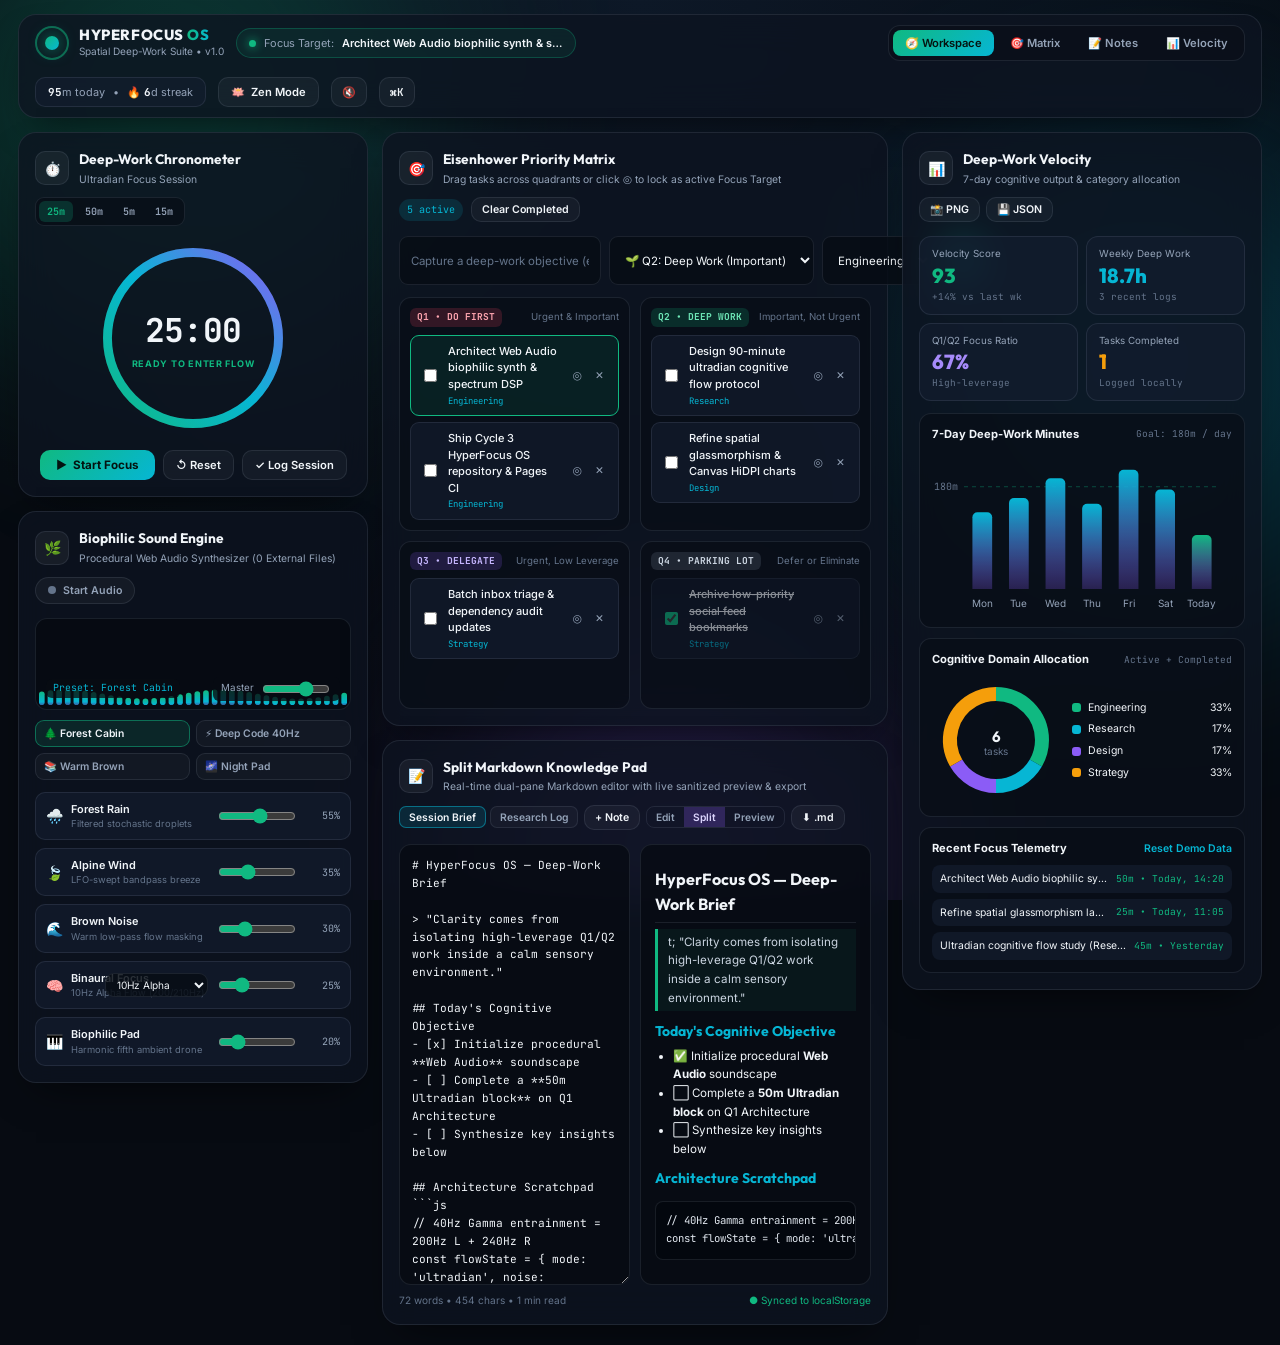
<file: hyperfocus-os/index.html>
<!DOCTYPE html>
<html lang="en">
<head>
  <meta charset="UTF-8">
  <meta name="viewport" content="width=device-width, initial-scale=1.0">
  <title>HyperFocus OS — Ambient Spatial Productivity &amp; Biophilic Deep-Work Suite</title>
  <meta name="description" content="Ambient spatial productivity operating system featuring a procedural Web Audio biophilic sound synthesizer, Eisenhower Priority Matrix, split Markdown workspace, and deep-work velocity analytics.">
  <meta name="theme-color" content="#070b12">

  <!-- Open Graph -->
  <meta property="og:title" content="HyperFocus OS — Ambient Spatial Productivity Suite">
  <meta property="og:description" content="Zero-dependency spatial productivity workspace with procedural biophilic audio synthesis, Eisenhower Matrix, split Markdown notes, and deep-work velocity analytics.">
  <meta property="og:type" content="website">

  <!-- Fonts: Outfit, Inter, JetBrains Mono -->
  <link rel="preconnect" href="https://fonts.googleapis.com">
  <link rel="preconnect" href="https://fonts.gstatic.com" crossorigin>
  <link href="https://fonts.googleapis.com/css2?family=Inter:wght@400;500;600;700&family=JetBrains+Mono:wght@400;500;600;700&family=Outfit:wght@500;600;700;800&display=swap" rel="stylesheet">

  <link rel="stylesheet" href="style.css">
</head>
<body>
  <div class="ambient-backdrop" aria-hidden="true">
    <div class="aurora aurora-emerald"></div>
    <div class="aurora aurora-cyan"></div>
    <div class="aurora aurora-violet"></div>
  </div>

  <div class="os-shell" id="os-shell">
    <!-- Top Spatial Command Header -->
    <header class="os-header">
      <div class="header-left">
        <div class="brand">
          <div class="brand-orb" aria-hidden="true">
            <span class="orb-ring"></span>
            <span class="orb-core"></span>
          </div>
          <div class="brand-copy">
            <h1 class="brand-title">HYPERFOCUS <span class="brand-os">OS</span></h1>
            <span class="brand-sub">Spatial Deep-Work Suite • v1.0</span>
          </div>
        </div>

        <div class="active-target-pill" id="active-target-pill" title="Current active focus objective">
          <span class="target-dot"></span>
          <span class="target-label">Focus Target:</span>
          <span class="target-name" id="active-target-name">Select a task from Matrix</span>
        </div>
      </div>

      <nav class="header-nav" aria-label="Workspace Views">
        <button type="button" class="nav-tab is-active" data-view="workspace">
          <span aria-hidden="true">🧭</span> Workspace
        </button>
        <button type="button" class="nav-tab" data-view="matrix">
          <span aria-hidden="true">🎯</span> Matrix
        </button>
        <button type="button" class="nav-tab" data-view="notes">
          <span aria-hidden="true">📝</span> Notes
        </button>
        <button type="button" class="nav-tab" data-view="analytics">
          <span aria-hidden="true">📊</span> Velocity
        </button>
      </nav>

      <div class="header-right">
        <div class="live-telemetry-chip" title="Today's Deep Work &amp; Streak">
          <span class="chip-metric"><strong id="header-focus-mins">0</strong>m today</span>
          <span class="chip-divider">•</span>
          <span class="chip-metric">🔥 <strong id="header-streak">1</strong>d streak</span>
        </div>

        <button type="button" id="btn-zen-mode" class="btn-glass" title="Enter Distraction-Free Zen Mode (Z)">
          <span aria-hidden="true">🪷</span> Zen Mode
        </button>

        <button type="button" id="btn-master-audio" class="btn-icon" title="Mute / Unmute Soundscape (M)" aria-label="Toggle Soundscape Audio">
          <span id="audio-status-icon">🔇</span>
        </button>

        <button type="button" id="btn-command-palette" class="btn-icon" title="Command Palette (⌘K / Ctrl+K)" aria-label="Open Command Palette">
          <span>⌘K</span>
        </button>
      </div>
    </header>

    <!-- Main Spatial Grid -->
    <main class="os-main" id="os-main" data-active-view="workspace">

      <!-- LEFT COLUMN: Focus Timer + Biophilic Sound Synthesizer -->
      <section class="panel-column panel-left" aria-label="Focus Timer and Biophilic Audio">

        <!-- Focus Timer Card -->
        <article class="glass-card timer-card">
          <div class="card-header">
            <div class="card-title-group">
              <span class="card-icon" aria-hidden="true">⏱️</span>
              <div>
                <h2 class="card-title">Deep-Work Chronometer</h2>
                <p class="card-subtitle" id="timer-phase-label">Ultradian Focus Session</p>
              </div>
            </div>
            <div class="mode-pills" role="group" aria-label="Timer Mode">
              <button type="button" class="mode-pill is-active" data-mode="focus" data-mins="25">25m</button>
              <button type="button" class="mode-pill" data-mode="ultradian" data-mins="50">50m</button>
              <button type="button" class="mode-pill" data-mode="short" data-mins="5">5m</button>
              <button type="button" class="mode-pill" data-mode="long" data-mins="15">15m</button>
            </div>
          </div>

          <div class="timer-stage">
            <div class="timer-ring-wrap">
              <svg class="timer-ring" viewBox="0 0 220 220" aria-hidden="true">
                <defs>
                  <linearGradient id="timerGrad" x1="0%" y1="0%" x2="100%" y2="100%">
                    <stop offset="0%" stop-color="#10b981"/>
                    <stop offset="50%" stop-color="#06b6d4"/>
                    <stop offset="100%" stop-color="#8b5cf6"/>
                  </linearGradient>
                </defs>
                <circle class="ring-track" cx="110" cy="110" r="96"></circle>
                <circle class="ring-progress" id="timer-ring-progress" cx="110" cy="110" r="96"></circle>
              </svg>
              <div class="timer-readout">
                <div class="timer-digits" id="timer-display">25:00</div>
                <div class="timer-state" id="timer-state-badge">READY TO ENTER FLOW</div>
              </div>
            </div>

            <div class="timer-controls">
              <button type="button" id="btn-timer-toggle" class="btn-primary">
                <span id="timer-toggle-icon">▶</span>
                <span id="timer-toggle-text">Start Focus</span>
              </button>
              <button type="button" id="btn-timer-reset" class="btn-ghost" title="Reset Timer">↺ Reset</button>
              <button type="button" id="btn-timer-complete" class="btn-ghost" title="Log &amp; Complete Session Now">✓ Log Session</button>
            </div>
          </div>
        </article>

        <!-- Biophilic Sound Synthesizer Card -->
        <article class="glass-card synth-card">
          <div class="card-header">
            <div class="card-title-group">
              <span class="card-icon" aria-hidden="true">🌿</span>
              <div>
                <h2 class="card-title">Biophilic Sound Engine</h2>
                <p class="card-subtitle">Procedural Web Audio Synthesizer (0 External Files)</p>
              </div>
            </div>
            <button type="button" id="btn-synth-power" class="btn-pill-toggle" aria-pressed="false">
              <span class="power-dot"></span>
              <span id="synth-power-label">Start Audio</span>
            </button>
          </div>

          <!-- Canvas 2D Live Audio Spectrum -->
          <div class="spectrum-wrap">
            <canvas id="audio-spectrum-canvas" aria-label="Live Biophilic Audio Waveform Visualizer"></canvas>
            <div class="spectrum-overlay">
              <span class="spectrum-badge" id="active-preset-badge">Preset: Forest Cabin</span>
              <div class="master-vol-group">
                <label for="master-volume">Master</label>
                <input type="range" id="master-volume" min="0" max="100" value="70">
              </div>
            </div>
          </div>

          <!-- Soundscape Presets -->
          <div class="preset-row" role="group" aria-label="Soundscape Presets">
            <button type="button" class="preset-chip is-active" data-preset="forest">🌲 Forest Cabin</button>
            <button type="button" class="preset-chip" data-preset="deepcode">⚡ Deep Code 40Hz</button>
            <button type="button" class="preset-chip" data-preset="library">📚 Warm Brown</button>
            <button type="button" class="preset-chip" data-preset="nightsynth">🌌 Night Pad</button>
          </div>

          <!-- Individual Synthesizer Channels -->
          <div class="synth-channels" id="synth-channels">
            <div class="channel-row" data-channel="rain">
              <div class="channel-info">
                <span class="channel-emoji" aria-hidden="true">🌧️</span>
                <div>
                  <div class="channel-name">Forest Rain</div>
                  <div class="channel-desc">Filtered stochastic droplets</div>
                </div>
              </div>
              <input type="range" class="channel-slider" data-channel="rain" min="0" max="100" value="55" aria-label="Forest Rain volume">
              <span class="channel-val" id="val-rain">55%</span>
            </div>

            <div class="channel-row" data-channel="wind">
              <div class="channel-info">
                <span class="channel-emoji" aria-hidden="true">🍃</span>
                <div>
                  <div class="channel-name">Alpine Wind</div>
                  <div class="channel-desc">LFO-swept bandpass breeze</div>
                </div>
              </div>
              <input type="range" class="channel-slider" data-channel="wind" min="0" max="100" value="35" aria-label="Alpine Wind volume">
              <span class="channel-val" id="val-wind">35%</span>
            </div>

            <div class="channel-row" data-channel="brown">
              <div class="channel-info">
                <span class="channel-emoji" aria-hidden="true">🌊</span>
                <div>
                  <div class="channel-name">Brown Noise</div>
                  <div class="channel-desc">Warm low-pass flow masking</div>
                </div>
              </div>
              <input type="range" class="channel-slider" data-channel="brown" min="0" max="100" value="30" aria-label="Brown Noise volume">
              <span class="channel-val" id="val-brown">30%</span>
            </div>

            <div class="channel-row" data-channel="binaural">
              <div class="channel-info">
                <span class="channel-emoji" aria-hidden="true">🧠</span>
                <div>
                  <div class="channel-name">Binaural Focus</div>
                  <div class="channel-desc" id="binaural-freq-label">10Hz Alpha Flow (200/210Hz)</div>
                </div>
              </div>
              <select id="binaural-band" class="mini-select" aria-label="Binaural Frequency Band">
                <option value="40">40Hz Gamma</option>
                <option value="14">14Hz Beta</option>
                <option value="10" selected>10Hz Alpha</option>
                <option value="6">6Hz Theta</option>
              </select>
              <input type="range" class="channel-slider" data-channel="binaural" min="0" max="100" value="25" aria-label="Binaural Focus volume">
              <span class="channel-val" id="val-binaural">25%</span>
            </div>

            <div class="channel-row" data-channel="pad">
              <div class="channel-info">
                <span class="channel-emoji" aria-hidden="true">🎹</span>
                <div>
                  <div class="channel-name">Biophilic Pad</div>
                  <div class="channel-desc">Harmonic fifth ambient drone</div>
                </div>
              </div>
              <input type="range" class="channel-slider" data-channel="pad" min="0" max="100" value="20" aria-label="Biophilic Pad volume">
              <span class="channel-val" id="val-pad">20%</span>
            </div>
          </div>
        </article>
      </section>

      <!-- CENTER COLUMN: Eisenhower Priority Matrix + Split Markdown Notes -->
      <section class="panel-column panel-center" aria-label="Eisenhower Matrix and Split Markdown Notes">

        <!-- Eisenhower Matrix Card -->
        <article class="glass-card matrix-card" id="module-matrix">
          <div class="card-header">
            <div class="card-title-group">
              <span class="card-icon" aria-hidden="true">🎯</span>
              <div>
                <h2 class="card-title">Eisenhower Priority Matrix</h2>
                <p class="card-subtitle">Drag tasks across quadrants or click ◎ to lock as active Focus Target</p>
              </div>
            </div>
            <div class="matrix-actions">
              <span class="task-counter-badge" id="matrix-task-count">0 active</span>
              <button type="button" id="btn-clear-done" class="btn-ghost btn-sm">Clear Completed</button>
            </div>
          </div>

          <!-- Quick Task Composer -->
          <form class="task-composer" id="task-composer">
            <input type="text" id="task-input" class="input-field" placeholder="Capture a deep-work objective (e.g., Implement WebSocket reconnection logic)..." required maxlength="140">
            <select id="task-quadrant" class="select-field" aria-label="Priority Quadrant">
              <option value="q1">🔥 Q1: Urgent &amp; Important</option>
              <option value="q2" selected>🌱 Q2: Deep Work (Important)</option>
              <option value="q3">⚡ Q3: Delegate / Batch</option>
              <option value="q4">🧊 Q4: Backlog / Eliminate</option>
            </select>
            <select id="task-category" class="select-field" aria-label="Task Category">
              <option value="Engineering">Engineering</option>
              <option value="Research">Research</option>
              <option value="Design">Design</option>
              <option value="Strategy">Strategy</option>
            </select>
            <button type="submit" class="btn-primary btn-sm">+ Add Task</button>
          </form>

          <!-- 4-Quadrant Grid -->
          <div class="matrix-grid">
            <div class="quadrant-box q1" data-quadrant="q1">
              <div class="quadrant-head">
                <span class="q-badge q1-badge">Q1 • DO FIRST</span>
                <span class="q-sub">Urgent &amp; Important</span>
              </div>
              <ul class="quadrant-list" id="list-q1" data-quadrant="q1"></ul>
            </div>

            <div class="quadrant-box q2" data-quadrant="q2">
              <div class="quadrant-head">
                <span class="q-badge q2-badge">Q2 • DEEP WORK</span>
                <span class="q-sub">Important, Not Urgent</span>
              </div>
              <ul class="quadrant-list" id="list-q2" data-quadrant="q2"></ul>
            </div>

            <div class="quadrant-box q3" data-quadrant="q3">
              <div class="quadrant-head">
                <span class="q-badge q3-badge">Q3 • DELEGATE</span>
                <span class="q-sub">Urgent, Low Leverage</span>
              </div>
              <ul class="quadrant-list" id="list-q3" data-quadrant="q3"></ul>
            </div>

            <div class="quadrant-box q4" data-quadrant="q4">
              <div class="quadrant-head">
                <span class="q-badge q4-badge">Q4 • PARKING LOT</span>
                <span class="q-sub">Defer or Eliminate</span>
              </div>
              <ul class="quadrant-list" id="list-q4" data-quadrant="q4"></ul>
            </div>
          </div>
        </article>

        <!-- Split Markdown Notes Card -->
        <article class="glass-card notes-card" id="module-notes">
          <div class="card-header">
            <div class="card-title-group">
              <span class="card-icon" aria-hidden="true">📝</span>
              <div>
                <h2 class="card-title">Split Markdown Knowledge Pad</h2>
                <p class="card-subtitle">Real-time dual-pane Markdown editor with live sanitized preview &amp; export</p>
              </div>
            </div>
            <div class="notes-toolbar">
              <div class="note-tabs" id="note-tabs" role="tablist" aria-label="Note Documents"></div>
              <button type="button" id="btn-new-note" class="btn-ghost btn-sm" title="Create New Note">+ Note</button>
              <div class="split-toggle" role="group" aria-label="Editor View Mode">
                <button type="button" class="split-btn" data-split="edit">Edit</button>
                <button type="button" class="split-btn is-active" data-split="both">Split</button>
                <button type="button" class="split-btn" data-split="preview">Preview</button>
              </div>
              <button type="button" id="btn-export-md" class="btn-ghost btn-sm" title="Download Active Note as .md">⬇ .md</button>
            </div>
          </div>

          <div class="notes-workspace" id="notes-workspace" data-split="both">
            <div class="note-editor-pane">
              <textarea id="markdown-editor" class="markdown-textarea" spellcheck="true" aria-label="Markdown Note Editor" placeholder="# Write your deep-work brief in Markdown..."></textarea>
            </div>
            <div class="note-preview-pane">
              <div id="markdown-preview" class="markdown-preview" aria-live="polite"></div>
            </div>
          </div>

          <div class="notes-footer">
            <span id="note-stats">0 words • 0 chars • 1 min read</span>
            <span class="autosave-indicator" id="note-save-status">● Synced to localStorage</span>
          </div>
        </article>
      </section>

      <!-- RIGHT COLUMN: Deep-Work Velocity Analytics -->
      <section class="panel-column panel-right" id="module-analytics" aria-label="Deep-Work Velocity Analytics">
        <article class="glass-card analytics-card">
          <div class="card-header">
            <div class="card-title-group">
              <span class="card-icon" aria-hidden="true">📊</span>
              <div>
                <h2 class="card-title">Deep-Work Velocity</h2>
                <p class="card-subtitle">7-day cognitive output &amp; category allocation</p>
              </div>
            </div>
            <div class="analytics-actions">
              <button type="button" id="btn-export-snapshot" class="btn-ghost btn-sm" title="Export 1200x720 Velocity Card PNG">📸 PNG</button>
              <button type="button" id="btn-export-json" class="btn-ghost btn-sm" title="Backup Workspace JSON">💾 JSON</button>
            </div>
          </div>

          <!-- KPI Bento Strip -->
          <div class="kpi-grid">
            <div class="kpi-tile">
              <span class="kpi-label">Velocity Score</span>
              <span class="kpi-value accent-emerald" id="kpi-velocity-score">92</span>
              <span class="kpi-delta">+14% vs last wk</span>
            </div>
            <div class="kpi-tile">
              <span class="kpi-label">Weekly Deep Work</span>
              <span class="kpi-value accent-cyan" id="kpi-weekly-hours">18.5h</span>
              <span class="kpi-delta" id="kpi-sessions-count">24 sessions</span>
            </div>
            <div class="kpi-tile">
              <span class="kpi-label">Q1/Q2 Focus Ratio</span>
              <span class="kpi-value accent-violet" id="kpi-focus-ratio">84%</span>
              <span class="kpi-delta">High-leverage</span>
            </div>
            <div class="kpi-tile">
              <span class="kpi-label">Tasks Completed</span>
              <span class="kpi-value accent-amber" id="kpi-tasks-done">0</span>
              <span class="kpi-delta">Logged locally</span>
            </div>
          </div>

          <!-- 7-Day Velocity Bar + Trend Canvas -->
          <div class="chart-panel">
            <div class="chart-header">
              <h3>7-Day Deep-Work Minutes</h3>
              <span class="chart-legend">Goal: 180m / day</span>
            </div>
            <div class="canvas-box">
              <canvas id="velocity-chart-canvas" aria-label="7-Day Deep-Work Minutes Chart"></canvas>
            </div>
          </div>

          <!-- Category Allocation Ring + Legend -->
          <div class="chart-panel">
            <div class="chart-header">
              <h3>Cognitive Domain Allocation</h3>
              <span class="chart-legend">Active + Completed</span>
            </div>
            <div class="allocation-wrap">
              <canvas id="allocation-chart-canvas" aria-label="Category Allocation Donut Chart"></canvas>
              <ul class="allocation-legend" id="allocation-legend"></ul>
            </div>
          </div>

          <!-- Recent Focus Log -->
          <div class="chart-panel">
            <div class="chart-header">
              <h3>Recent Focus Telemetry</h3>
              <button type="button" id="btn-reset-demo" class="btn-link">Reset Demo Data</button>
            </div>
            <ul class="session-log" id="session-log"></ul>
          </div>
        </article>
      </section>
    </main>
  </div>

  <!-- Zen Mode Overlay -->
  <div class="zen-overlay" id="zen-overlay" hidden>
    <div class="zen-content">
      <div class="zen-badge">🪷 BIOPHILIC ZEN CHAMBER</div>
      <h2 class="zen-target" id="zen-target-name">Deep Work Session</h2>
      <div class="zen-breathe-orb" aria-hidden="true"></div>
      <div class="zen-clock" id="zen-timer-display">25:00</div>
      <p class="zen-hint" id="zen-breathe-cue">Inhale 4s • Hold 4s • Exhale 6s</p>
      <div class="zen-controls">
        <button type="button" id="btn-zen-toggle" class="btn-primary">▶ Start / Pause</button>
        <button type="button" id="btn-zen-audio" class="btn-glass">🌿 Toggle Audio</button>
        <button type="button" id="btn-zen-exit" class="btn-ghost">✕ Exit Zen (Esc)</button>
      </div>
    </div>
  </div>

  <!-- Command Palette Dialog -->
  <dialog id="command-dialog" class="command-dialog" aria-labelledby="cmd-title">
    <div class="cmd-shell">
      <div class="cmd-input-row">
        <span aria-hidden="true">⌘</span>
        <input type="text" id="cmd-search" placeholder="Type a command (e.g., zen, forest, start timer, export)..." aria-label="Command search">
        <button type="button" id="cmd-close" class="btn-ghost btn-sm">Esc</button>
      </div>
      <h2 id="cmd-title" class="sr-only">Command Palette</h2>
      <ul class="cmd-list" id="cmd-list"></ul>
    </div>
  </dialog>

  <div class="toast-container" id="toast-container" aria-live="polite"></div>

  <script src="app.js"></script>
</body>
</html>
</file>
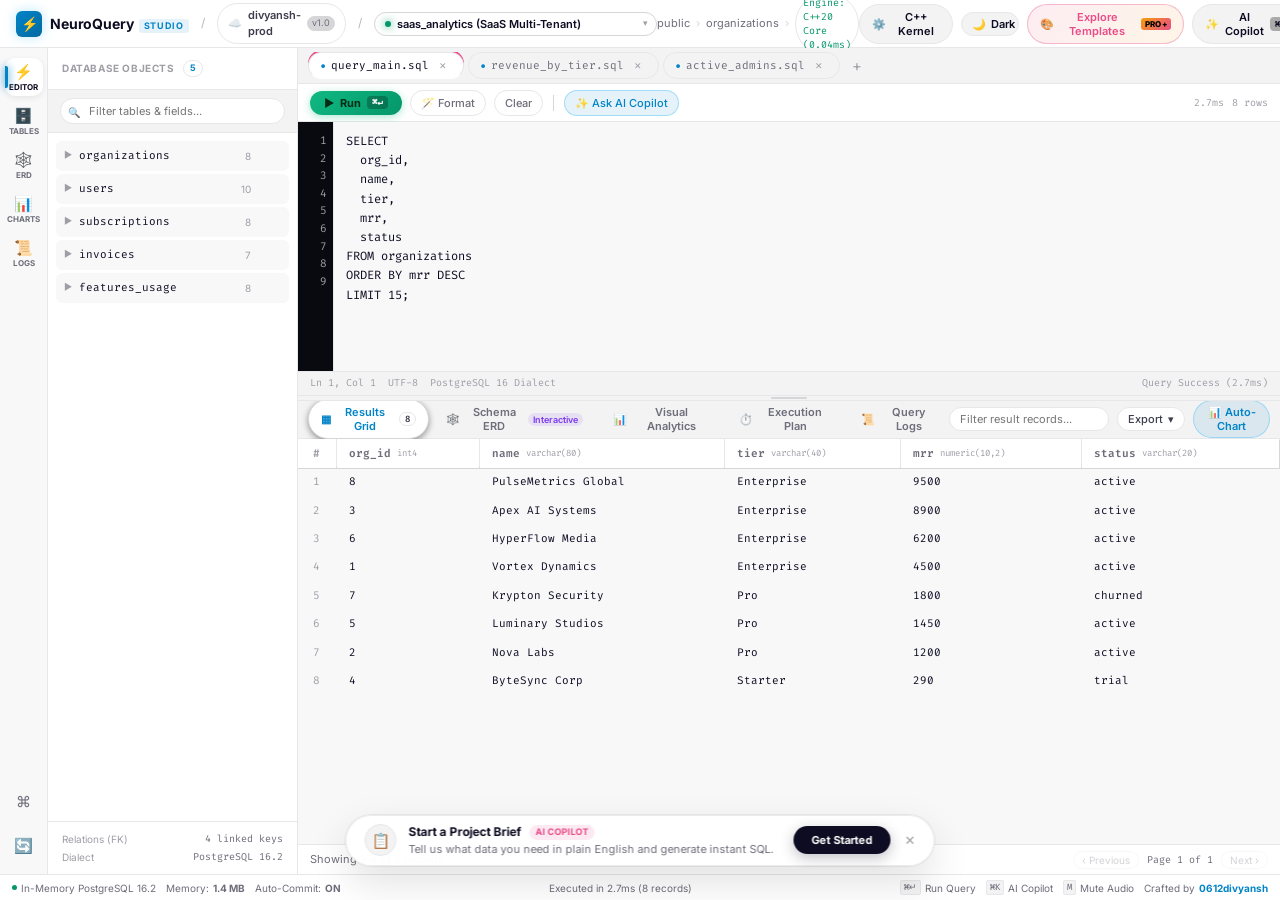
<file: neuroquery-studio/index.html>
<!DOCTYPE html>
<html lang="en" data-theme="light">
<head>
  <meta charset="UTF-8">
  <meta name="viewport" content="width=device-width, initial-scale=1.0">
  <title>NeuroQuery Studio — Professional Database Explorer & AI SQL Studio</title>
  <meta name="description" content="Enterprise-grade in-memory relational database explorer, multi-tab SQL IDE, natural language copilot, interactive ERD architect, and dynamic analytics workbench.">
  <link rel="icon" href="data:image/svg+xml,<svg xmlns=%22http://www.w3.org/2000/svg%22 viewBox=%220%200%20100%20100%22><text y=%22.9em%22 font-size=%2290%22>⚡</text></svg>">
  <style>
/* ==========================================================================
   NEUROQUERY STUDIO — DRIBBLE & FRAMER-GRADE INTERACTIVE DESIGN SYSTEM
   Featuring Spring Micro-Interactions, Floating Action Islands & Rich Hover Popovers
   ========================================================================== */

:root {
  --bg-deep: #07090e;
  --bg-canvas: #0a0d14;
  --bg-panel: #0e121a;
  --bg-surface: #131822;
  --bg-elevated: #18202d;
  --bg-hover: #1f2838;
  --bg-active: #273347;

  --border-subtle: #1a2230;
  --border-medium: #242f42;
  --border-strong: #324058;
  --border-focus: #38bdf8;
  --border-glow: rgba(56, 189, 248, 0.35);

  --accent-cyan: #38bdf8;
  --accent-cyan-dim: rgba(56, 189, 248, 0.12);
  --accent-emerald: #10b981;
  --accent-emerald-dim: rgba(16, 185, 129, 0.12);
  --accent-purple: #a855f7;
  --accent-purple-dim: rgba(168, 85, 247, 0.12);
  --accent-amber: #f59e0b;
  --accent-amber-dim: rgba(245, 158, 11, 0.12);
  --accent-rose: #f43f5e;
  --accent-dribbble: #ea4c89;

  --text-main: #f8fafc;
  --text-secondary: #cbd5e1;
  --text-muted: #94a3b8;
  --text-dim: #64748b;
  --text-code: #e2e8f0;

  --font-ui: 'Inter', -apple-system, BlinkMacSystemFont, "Segoe UI", Roboto, sans-serif;
  --font-mono: 'Fira Code', ui-monospace, Menlo, Monaco, Consolas, monospace;

  --header-height: 48px;
  --footer-height: 26px;
  --dock-width: 48px;
  --sidebar-width: 250px;

  --radius-xs: 4px;
  --radius-sm: 6px;
  --radius-md: 10px;
  --radius-lg: 16px;
  --radius-pill: 9999px;

  /* Framer & Apple Spring Timing Functions */
  --spring-smooth: cubic-bezier(0.16, 1, 0.3, 1);
  --spring-bounce: cubic-bezier(0.34, 1.56, 0.64, 1);
  --spring-snappy: cubic-bezier(0.2, 0.9, 0.3, 1.15);

  --shadow-sm: 0 2px 6px rgba(0, 0, 0, 0.4);
  --shadow-md: 0 8px 24px rgba(0, 0, 0, 0.6);
  --shadow-lg: 0 16px 40px rgba(0, 0, 0, 0.75);
  --shadow-island: 0 18px 48px rgba(0, 0, 0, 0.6), 0 0 1px 1px rgba(255, 255, 255, 0.1);
}

/* ==========================================================================
   DRIBBLE LIGHT THEME TOKENS (Signature Clean White, Crisp Charcoal & Dribbble Pink)
   ========================================================================== */
[data-theme="light"] {
  --bg-deep: #f3f3f4;
  --bg-canvas: #f8f8f9;
  --bg-panel: #ffffff;
  --bg-surface: #ffffff;
  --bg-elevated: #ffffff;
  --bg-hover: #f3f3f4;
  --bg-active: #e7e7e9;

  --border-subtle: #e7e7e9;
  --border-medium: #d6d6d8;
  --border-strong: #b8b8bc;
  --border-focus: #0d0c22;
  --border-glow: rgba(234, 76, 137, 0.25);

  --accent-cyan: #0284c7;
  --accent-cyan-dim: rgba(2, 132, 199, 0.1);
  --accent-emerald: #059669;
  --accent-emerald-dim: rgba(5, 150, 105, 0.1);
  --accent-purple: #7c3aed;
  --accent-purple-dim: rgba(124, 58, 237, 0.1);
  --accent-amber: #d97706;
  --accent-amber-dim: rgba(217, 119, 6, 0.1);
  --accent-rose: #e11d48;
  --accent-dribbble: #ea4c89;

  --text-main: #0d0c22;
  --text-secondary: #3d3d4e;
  --text-muted: #6e6d7a;
  --text-dim: #9e9ea7;
  --text-code: #0d0c22;

  --shadow-sm: 0 1px 3px rgba(0, 0, 0, 0.06), 0 1px 2px rgba(0, 0, 0, 0.04);
  --shadow-md: 0 4px 16px rgba(0, 0, 0, 0.08);
  --shadow-lg: 0 12px 32px rgba(0, 0, 0, 0.12);
  --shadow-island: 0 16px 40px rgba(0, 0, 0, 0.12), 0 0 0 1px rgba(0, 0, 0, 0.06);
}


/* Base Resets */
*, *::before, *::after {
  box-sizing: border-box;
  margin: 0;
  padding: 0;
}

html, body {
  width: 100vw;
  height: 100vh;
  overflow: hidden;
  background-color: var(--bg-deep);
  color: var(--text-main);
  font-family: var(--font-ui);
  font-size: 13px;
  line-height: 1.4;
  -webkit-font-smoothing: antialiased;
}

button, input, select, textarea {
  font-family: inherit;
  color: inherit;
}

.hidden {
  display: none !important;
}

/* Custom Sleek Scrollbars */
::-webkit-scrollbar {
  width: 6px;
  height: 6px;
}
::-webkit-scrollbar-track {
  background: var(--bg-canvas);
}
::-webkit-scrollbar-thumb {
  background: var(--border-medium);
  border-radius: var(--radius-xs);
}
::-webkit-scrollbar-thumb:hover {
  background: var(--accent-cyan);
}

/* ==========================================================================
   TOP GLOBAL HEADER
   ========================================================================== */
.studio-header {
  height: var(--header-height);
  background: var(--bg-panel);
  border-bottom: 1px solid var(--border-subtle);
  display: flex;
  align-items: center;
  justify-content: space-between;
  padding: 0 16px;
  user-select: none;
  z-index: 100;
}

.header-left-cluster {
  display: flex;
  align-items: center;
  gap: 12px;
}

.studio-brand {
  display: flex;
  align-items: center;
  gap: 8px;
  cursor: pointer;
}

.brand-glyph {
  width: 26px;
  height: 26px;
  border-radius: var(--radius-sm);
  background: linear-gradient(135deg, #0284c7, #0369a1);
  display: flex;
  align-items: center;
  justify-content: center;
  font-size: 14px;
  color: white;
  box-shadow: 0 0 12px rgba(56, 189, 248, 0.35);
  transition: transform 0.25s var(--spring-bounce);
}

.studio-brand:hover .brand-glyph {
  transform: scale(1.1) rotate(5deg);
}

.brand-text {
  display: flex;
  align-items: baseline;
  gap: 5px;
}

.brand-name {
  font-weight: 700;
  font-size: 14px;
  letter-spacing: -0.01em;
  color: var(--text-main);
}

.brand-env {
  font-size: 9px;
  font-weight: 700;
  letter-spacing: 0.08em;
  color: var(--accent-cyan);
  background: var(--accent-cyan-dim);
  padding: 1px 5px;
  border-radius: 3px;
}

.nav-divider {
  color: var(--border-strong);
  font-size: 12px;
}

/* Cluster Selector Pill */
.cluster-pill {
  display: flex;
  align-items: center;
  gap: 6px;
  background: var(--bg-surface);
  border: 1px solid var(--border-subtle);
  padding: 4px 10px;
  border-radius: var(--radius-pill);
  font-size: 11px;
}

.cluster-name {
  font-weight: 600;
  color: var(--text-secondary);
}

.cluster-badge {
  background: var(--border-medium);
  padding: 1px 5px;
  border-radius: var(--radius-pill);
  font-size: 9px;
  color: var(--text-muted);
}

/* Database Selector Dropdown Pill */
.db-select-pill {
  position: relative;
  display: flex;
  align-items: center;
  gap: 6px;
  background: var(--bg-surface);
  border: 1px solid var(--border-medium);
  padding: 4px 10px;
  border-radius: var(--radius-pill);
  transition: all 0.2s var(--spring-smooth);
}

.db-select-pill:hover {
  border-color: var(--accent-cyan);
  box-shadow: 0 0 10px rgba(56, 189, 248, 0.2);
}

.db-dot {
  width: 6px;
  height: 6px;
  border-radius: 50%;
}

.db-dot.online {
  background-color: var(--accent-emerald);
  box-shadow: 0 0 8px var(--accent-emerald);
}

.db-select-pill select {
  appearance: none;
  background: transparent;
  border: none;
  color: var(--text-main);
  font-size: 11px;
  font-weight: 600;
  padding-right: 14px;
  cursor: pointer;
  outline: none;
}

.db-select-pill select option {
  background: var(--bg-panel);
  color: var(--text-main);
}

.chevron-down {
  position: absolute;
  right: 8px;
  font-size: 9px;
  color: var(--text-dim);
  pointer-events: none;
}

/* Breadcrumb Center */
.header-center-cluster {
  display: flex;
  align-items: center;
}

.breadcrumb-trail {
  display: flex;
  align-items: center;
  gap: 6px;
  font-size: 11px;
  color: var(--text-dim);
}

.crumb-separator {
  color: var(--border-medium);
}

.crumb {
  color: var(--text-muted);
}

.crumb-badge {
  background: var(--bg-surface);
  border: 1px solid var(--border-subtle);
  color: var(--accent-emerald);
  font-size: 10px;
  font-family: var(--font-mono);
  padding: 2px 7px;
  border-radius: var(--radius-pill);
}

/* Header Buttons Right */
.header-right-cluster {
  display: flex;
  align-items: center;
  gap: 8px;
}

/* Framer-grade Pill Buttons */
.btn-studio {
  display: inline-flex;
  align-items: center;
  gap: 6px;
  background: var(--bg-surface);
  border: 1px solid var(--border-subtle);
  color: var(--text-secondary);
  padding: 5px 12px;
  border-radius: var(--radius-pill);
  font-size: 11px;
  font-weight: 600;
  cursor: pointer;
  transition: all 0.2s var(--spring-smooth);
  text-decoration: none;
  position: relative;
  overflow: hidden;
}

.btn-studio:hover {
  background: var(--bg-elevated);
  border-color: var(--border-strong);
  color: var(--text-main);
  transform: translateY(-1.5px);
  box-shadow: 0 4px 12px rgba(0, 0, 0, 0.4);
}

.btn-studio:active {
  transform: translateY(0.5px) scale(0.98);
}

/* Dribbble PRO+ Templates Button */
.btn-gallery-trigger {
  background: linear-gradient(135deg, rgba(245, 158, 11, 0.15), rgba(234, 76, 137, 0.15));
  border-color: rgba(245, 158, 11, 0.35);
  color: var(--accent-amber);
}

.btn-gallery-trigger:hover {
  background: linear-gradient(135deg, rgba(245, 158, 11, 0.25), rgba(234, 76, 137, 0.25));
  border-color: var(--accent-amber);
  box-shadow: 0 4px 14px rgba(245, 158, 11, 0.3);
}

.pro-badge-mini, .badge-pro {
  background: linear-gradient(135deg, #f59e0b, #ea4c89);
  color: #000;
  font-size: 8px;
  font-weight: 800;
  padding: 1px 4px;
  border-radius: 3px;
  letter-spacing: 0.05em;
}

.btn-ai-sparkle {
  background: linear-gradient(135deg, rgba(56, 189, 248, 0.15), rgba(168, 85, 247, 0.15));
  border-color: rgba(56, 189, 248, 0.35);
  color: var(--accent-cyan);
}

.btn-ai-sparkle:hover {
  background: linear-gradient(135deg, rgba(56, 189, 248, 0.25), rgba(168, 85, 247, 0.25));
  border-color: var(--accent-cyan);
  box-shadow: 0 4px 14px rgba(56, 189, 248, 0.35);
}

.kbd-shortcut {
  background: rgba(0, 0, 0, 0.3);
  padding: 1px 5px;
  border-radius: var(--radius-xs);
  font-size: 9px;
  font-family: var(--font-mono);
}

.btn-icon-only {
  padding: 5px 8px;
  font-family: var(--font-mono);
  font-size: 11px;
}

/* ==========================================================================
   STUDIO SHELL LAYOUT (ACTIVITY DOCK + SIDEBAR + CANVAS)
   ========================================================================== */
.studio-shell {
  display: flex;
  height: calc(100vh - var(--header-height) - var(--footer-height));
  width: 100vw;
  overflow: hidden;
  position: relative;
}

/* Activity Dock Left */
.activity-dock {
  width: var(--dock-width);
  background: var(--bg-deep);
  border-right: 1px solid var(--border-subtle);
  display: flex;
  flex-direction: column;
  justify-content: space-between;
  align-items: center;
  padding: 10px 0;
  flex-shrink: 0;
  z-index: 20;
}

.dock-top, .dock-bottom {
  display: flex;
  flex-direction: column;
  align-items: center;
  gap: 6px;
  width: 100%;
}

.dock-btn {
  width: 38px;
  height: 38px;
  background: transparent;
  border: none;
  border-radius: var(--radius-md);
  color: var(--text-dim);
  display: flex;
  flex-direction: column;
  align-items: center;
  justify-content: center;
  cursor: pointer;
  transition: all 0.2s var(--spring-smooth);
  position: relative;
}

.dock-btn:hover {
  color: var(--text-main);
  background: var(--bg-surface);
  transform: translateY(-1px);
}

.dock-btn.active {
  color: var(--accent-cyan);
  background: var(--bg-panel);
}

.dock-btn.active::before {
  content: '';
  position: absolute;
  left: 0;
  top: 8px;
  bottom: 8px;
  width: 3px;
  background: var(--accent-cyan);
  border-radius: 0 2px 2px 0;
  box-shadow: 0 0 8px var(--accent-cyan);
}

.dock-icon {
  font-size: 15px;
}

.dock-label {
  font-size: 8px;
  font-weight: 700;
  text-transform: uppercase;
  margin-top: 1px;
}

/* Schema Explorer Sidebar */
.explorer-sidebar {
  width: var(--sidebar-width);
  background: var(--bg-panel);
  border-right: 1px solid var(--border-subtle);
  display: flex;
  flex-direction: column;
  flex-shrink: 0;
}

.explorer-header {
  padding: 12px 14px;
  border-bottom: 1px solid var(--border-subtle);
  display: flex;
  justify-content: space-between;
  align-items: center;
}

.explorer-title-box {
  display: flex;
  align-items: center;
  gap: 8px;
}

.explorer-title {
  font-size: 10px;
  font-weight: 700;
  color: var(--text-dim);
  letter-spacing: 0.06em;
}

.table-badge {
  background: var(--bg-surface);
  border: 1px solid var(--border-subtle);
  color: var(--accent-cyan);
  font-size: 9px;
  font-weight: 700;
  padding: 1px 6px;
  border-radius: var(--radius-pill);
}

.explorer-filter-box {
  padding: 8px 12px;
  position: relative;
  border-bottom: 1px solid var(--border-subtle);
}

.explorer-filter-box .filter-icon {
  position: absolute;
  left: 20px;
  top: 15px;
  font-size: 10px;
  color: var(--text-dim);
}

.explorer-filter-box input {
  width: 100%;
  background: var(--bg-surface);
  border: 1px solid var(--border-subtle);
  border-radius: var(--radius-pill);
  padding: 5px 10px 5px 28px;
  font-size: 11px;
  color: var(--text-main);
  outline: none;
  transition: all 0.2s var(--spring-smooth);
}

.explorer-filter-box input:focus {
  border-color: var(--accent-cyan);
  box-shadow: 0 0 10px rgba(56, 189, 248, 0.2);
}

/* Tree Hierarchy in Sidebar */
.explorer-tree {
  flex: 1;
  overflow-y: auto;
  padding: 8px;
  display: flex;
  flex-direction: column;
  gap: 3px;
}

.tree-table-node {
  border-radius: var(--radius-sm);
  overflow: hidden;
  transition: all 0.15s ease;
}

.tree-node-row {
  display: flex;
  align-items: center;
  justify-content: space-between;
  padding: 6px 8px;
  cursor: pointer;
  border-radius: var(--radius-sm);
  transition: all 0.15s var(--spring-smooth);
}

.tree-node-row:hover {
  background: var(--bg-surface);
}

.tree-node-left {
  display: flex;
  align-items: center;
  gap: 7px;
}

.tree-caret {
  font-size: 9px;
  color: var(--text-dim);
  transition: transform 0.2s var(--spring-smooth);
}

.tree-table-node.expanded .tree-caret {
  transform: rotate(90deg);
}

.tree-tbl-name {
  font-family: var(--font-mono);
  font-size: 11px;
  color: var(--text-secondary);
}

.tree-node-right {
  display: flex;
  align-items: center;
  gap: 6px;
}

.tree-row-count {
  font-size: 10px;
  color: var(--text-dim);
}

.tree-quick-btn {
  background: var(--bg-elevated);
  border: 1px solid var(--border-subtle);
  color: var(--accent-cyan);
  cursor: pointer;
  padding: 2px 5px;
  border-radius: 4px;
  font-size: 10px;
  opacity: 0;
  transition: all 0.2s var(--spring-bounce);
}

.tree-node-row:hover .tree-quick-btn {
  opacity: 1;
}

.tree-quick-btn:hover {
  transform: scale(1.15);
  background: var(--accent-cyan);
  color: #000;
}

/* Tree Columns Sub-level */
.tree-columns-box {
  display: none;
  padding: 2px 0 6px 20px;
  flex-direction: column;
  gap: 2px;
}

.tree-table-node.expanded .tree-columns-box {
  display: flex;
}

.tree-col-row {
  display: flex;
  justify-content: space-between;
  align-items: center;
  padding: 3px 6px;
  font-size: 10px;
  font-family: var(--font-mono);
  color: var(--text-muted);
  border-radius: 3px;
}

.tree-col-row:hover {
  background: rgba(255, 255, 255, 0.03);
}

.col-tag {
  font-size: 8px;
  padding: 0 3px;
  border-radius: 2px;
  font-weight: 700;
}

.col-tag.pk {
  background: var(--accent-amber-dim);
  color: var(--accent-amber);
}

.col-tag.fk {
  background: var(--accent-purple-dim);
  color: var(--accent-purple);
}

.tree-col-type {
  color: var(--text-dim);
  font-size: 9px;
}

.explorer-footer {
  padding: 10px 14px;
  border-top: 1px solid var(--border-subtle);
  background: var(--bg-panel);
  display: flex;
  flex-direction: column;
  gap: 4px;
}

.explorer-meta-row {
  display: flex;
  justify-content: space-between;
  font-size: 10px;
}

.explorer-meta-row .meta-label { color: var(--text-dim); }
.explorer-meta-row .meta-val { color: var(--text-muted); font-family: var(--font-mono); }

/* ==========================================================================
   STUDIO MAIN CANVAS
   ========================================================================== */
.studio-canvas {
  flex: 1;
  display: flex;
  flex-direction: column;
  overflow: hidden;
  background: var(--bg-canvas);
  position: relative;
}

/* Top Pane: Editor */
.editor-pane {
  flex: 0 0 42%;
  min-height: 180px;
  display: flex;
  flex-direction: column;
  background: var(--bg-panel);
  position: relative;
  overflow: hidden;
}

.editor-tabs-bar {
  height: 36px;
  background: var(--bg-deep);
  border-bottom: 1px solid var(--border-subtle);
  display: flex;
  align-items: center;
  padding: 0 10px;
  gap: 4px;
  user-select: none;
}

.tabs-scroll-container {
  display: flex;
  align-items: center;
  gap: 4px;
  overflow-x: auto;
}

.editor-tab {
  display: inline-flex;
  align-items: center;
  gap: 6px;
  background: transparent;
  border: 1px solid transparent;
  color: var(--text-muted);
  padding: 5px 12px;
  border-radius: var(--radius-pill);
  font-size: 11px;
  font-family: var(--font-mono);
  cursor: pointer;
  transition: all 0.2s var(--spring-smooth);
  white-space: nowrap;
}

.editor-tab:hover {
  background: var(--bg-surface);
  color: var(--text-main);
  transform: translateY(-1px);
}

.editor-tab.active {
  background: var(--bg-surface);
  border-color: var(--border-medium);
  color: var(--text-main);
  box-shadow: 0 2px 6px rgba(0, 0, 0, 0.4);
}

.tab-indicator {
  font-size: 7px;
  color: var(--accent-cyan);
}

.tab-close {
  font-size: 9px;
  color: var(--text-dim);
  padding: 1px 4px;
  border-radius: 50%;
  transition: all 0.15s;
}

.tab-close:hover {
  color: white;
  background: var(--accent-rose);
}

.btn-new-tab {
  background: transparent;
  border: none;
  color: var(--text-dim);
  font-size: 15px;
  padding: 4px 8px;
  cursor: pointer;
  border-radius: var(--radius-xs);
  transition: all 0.2s var(--spring-bounce);
}

.btn-new-tab:hover {
  color: var(--accent-cyan);
  transform: scale(1.2);
}

/* Editor Toolbar */
.editor-toolbar {
  height: 38px;
  background: var(--bg-surface);
  border-bottom: 1px solid var(--border-subtle);
  display: flex;
  align-items: center;
  justify-content: space-between;
  padding: 0 12px;
}

.toolbar-left, .toolbar-right {
  display: flex;
  align-items: center;
  gap: 8px;
}

.btn-run-primary {
  display: inline-flex;
  align-items: center;
  gap: 6px;
  background: linear-gradient(135deg, #10b981, #059669);
  border: none;
  color: #022c16;
  padding: 5px 14px;
  border-radius: var(--radius-pill);
  font-size: 11px;
  font-weight: 700;
  cursor: pointer;
  transition: all 0.2s var(--spring-bounce);
  box-shadow: 0 2px 8px rgba(16, 185, 129, 0.35);
}

.btn-run-primary:hover {
  background: linear-gradient(135deg, #34d399, #10b981);
  transform: translateY(-1.5px);
  box-shadow: 0 6px 16px rgba(16, 185, 129, 0.5);
}

.btn-run-primary:active {
  transform: translateY(0.5px) scale(0.98);
}

.btn-run-primary .kbd-pill {
  background: rgba(0, 0, 0, 0.25);
  color: white;
  padding: 1px 5px;
  border-radius: var(--radius-xs);
  font-size: 9px;
}

.btn-tool {
  background: var(--bg-panel);
  border: 1px solid var(--border-subtle);
  color: var(--text-muted);
  padding: 5px 10px;
  border-radius: var(--radius-pill);
  font-size: 11px;
  font-weight: 500;
  cursor: pointer;
  transition: all 0.2s var(--spring-smooth);
}

.btn-tool:hover {
  color: var(--text-main);
  border-color: var(--border-strong);
  background: var(--bg-elevated);
  transform: translateY(-1px);
}

.btn-copilot-trigger {
  border-color: rgba(56, 189, 248, 0.4);
  color: var(--accent-cyan);
  background: var(--accent-cyan-dim);
}

.btn-copilot-trigger:hover {
  background: rgba(56, 189, 248, 0.22);
  box-shadow: 0 4px 12px rgba(56, 189, 248, 0.25);
}

.toolbar-sep {
  width: 1px;
  height: 16px;
  background: var(--border-medium);
  margin: 0 2px;
}

.editor-metric {
  font-family: var(--font-mono);
  font-size: 10px;
  color: var(--text-dim);
}

/* Expandable Inline AI Copilot Drawer */
.ai-copilot-drawer {
  background: linear-gradient(180deg, #121824 0%, #0c1018 100%);
  border-bottom: 1px solid var(--accent-cyan);
  padding: 12px 16px;
  display: flex;
  flex-direction: column;
  gap: 10px;
  box-shadow: 0 8px 24px rgba(0, 0, 0, 0.6);
  animation: slide-spring 0.35s var(--spring-bounce);
}

@keyframes slide-spring {
  from { opacity: 0; transform: translateY(-10px); }
  to { opacity: 1; transform: translateY(0); }
}

.copilot-header {
  display: flex;
  justify-content: space-between;
  align-items: center;
}

.copilot-brand {
  display: flex;
  align-items: center;
  gap: 6px;
}

.ai-title {
  font-weight: 700;
  font-size: 11px;
  color: var(--accent-cyan);
}

.ai-model-tag {
  background: var(--bg-surface);
  border: 1px solid var(--border-subtle);
  color: var(--text-dim);
  font-size: 9px;
  padding: 1px 6px;
  border-radius: var(--radius-pill);
}

.copilot-input-row {
  display: flex;
  gap: 8px;
}

.copilot-input-box {
  flex: 1;
  position: relative;
}

.copilot-input-box .sparkle-hint {
  position: absolute;
  left: 12px;
  top: 9px;
  font-size: 11px;
  color: var(--accent-cyan);
}

.copilot-input-box input {
  width: 100%;
  background: var(--bg-deep);
  border: 1px solid var(--border-medium);
  border-radius: var(--radius-pill);
  padding: 8px 12px 8px 30px;
  font-size: 12px;
  color: var(--text-main);
  outline: none;
  transition: all 0.2s var(--spring-smooth);
}

.copilot-input-box input:focus {
  border-color: var(--accent-cyan);
  box-shadow: 0 0 14px rgba(56, 189, 248, 0.3);
}

.btn-copilot-generate {
  display: inline-flex;
  align-items: center;
  gap: 6px;
  background: linear-gradient(135deg, #0284c7, #0369a1);
  border: none;
  color: white;
  padding: 7px 16px;
  border-radius: var(--radius-pill);
  font-size: 11px;
  font-weight: 700;
  cursor: pointer;
  transition: all 0.2s var(--spring-bounce);
}

.btn-copilot-generate:hover {
  background: #0284c7;
  transform: translateY(-1.5px);
  box-shadow: 0 4px 14px rgba(2, 132, 199, 0.4);
}

.copilot-chips-row {
  display: flex;
  align-items: center;
  gap: 8px;
  overflow: hidden;
}

.chips-title {
  font-size: 10px;
  color: var(--text-dim);
  white-space: nowrap;
}

.chips-list {
  display: flex;
  gap: 6px;
  overflow-x: auto;
}

.chip-item {
  background: var(--bg-surface);
  border: 1px solid var(--border-subtle);
  color: var(--text-muted);
  padding: 3px 10px;
  border-radius: var(--radius-pill);
  font-size: 10px;
  white-space: nowrap;
  cursor: pointer;
  transition: all 0.2s var(--spring-smooth);
}

.chip-item:hover {
  border-color: var(--accent-cyan);
  color: var(--accent-cyan);
  transform: translateY(-1px);
}

/* Code Editor Surface */
.editor-surface {
  flex: 1;
  display: flex;
  background: #090c13;
  position: relative;
  overflow: hidden;
}

.line-gutter {
  width: 36px;
  padding: 10px 6px;
  background: rgba(0, 0, 0, 0.15);
  border-right: 1px solid var(--border-subtle);
  color: var(--text-dim);
  font-family: var(--font-mono);
  font-size: 11px;
  text-align: right;
  line-height: 1.6;
  user-select: none;
}

.textarea-wrapper {
  flex: 1;
  position: relative;
}

#sql-textarea {
  width: 100%;
  height: 100%;
  background: transparent;
  border: none;
  padding: 10px 12px;
  color: #38bdf8;
  font-family: var(--font-mono);
  font-size: 12px;
  line-height: 1.6;
  resize: none;
  outline: none;
  white-space: pre;
  tab-size: 2;
}

.editor-statusbar {
  height: 24px;
  background: var(--bg-deep);
  border-top: 1px solid var(--border-subtle);
  display: flex;
  align-items: center;
  justify-content: space-between;
  padding: 0 12px;
  font-size: 10px;
  color: var(--text-dim);
}

.stat-left, .stat-right { display: flex; gap: 12px; }
.status-token { font-family: var(--font-mono); }

/* Pane Splitter */
.pane-splitter {
  height: 6px;
  background: var(--bg-deep);
  border-top: 1px solid var(--border-subtle);
  border-bottom: 1px solid var(--border-subtle);
  cursor: row-resize;
  display: flex;
  align-items: center;
  justify-content: center;
  flex-shrink: 0;
  transition: background 0.2s;
}

.splitter-grip {
  width: 36px;
  height: 2px;
  background: var(--border-medium);
  border-radius: 1px;
  transition: all 0.2s var(--spring-smooth);
}

.pane-splitter:hover .splitter-grip {
  background: var(--accent-cyan);
  width: 50px;
}

/* ==========================================================================
   RESULTS PANE & WORKSTATION TABS
   ========================================================================== */
.results-pane {
  flex: 1;
  display: flex;
  flex-direction: column;
  background: var(--bg-panel);
  overflow: hidden;
  position: relative;
}

.results-nav-strip {
  height: 38px;
  background: var(--bg-deep);
  border-bottom: 1px solid var(--border-subtle);
  display: flex;
  align-items: center;
  justify-content: space-between;
  padding: 0 10px;
}

.results-tabs-left {
  display: flex;
  align-items: center;
  gap: 4px;
}

.res-tab {
  display: inline-flex;
  align-items: center;
  gap: 6px;
  background: transparent;
  border: 1px solid transparent;
  color: var(--text-muted);
  padding: 5px 12px;
  border-radius: var(--radius-pill);
  font-size: 11px;
  font-weight: 600;
  cursor: pointer;
  transition: all 0.2s var(--spring-smooth);
}

.res-tab:hover {
  color: var(--text-main);
  background: var(--bg-surface);
  transform: translateY(-1px);
}

.res-tab.active {
  color: var(--accent-cyan);
  background: var(--bg-surface);
  border-color: var(--border-medium);
  box-shadow: 0 2px 6px rgba(0, 0, 0, 0.4);
}

.res-count-badge {
  background: var(--bg-panel);
  border: 1px solid var(--border-subtle);
  color: var(--text-secondary);
  font-size: 9px;
  font-family: var(--font-mono);
  padding: 0 5px;
  border-radius: var(--radius-pill);
}

.res-pill {
  background: var(--accent-purple-dim);
  color: var(--accent-purple);
  font-size: 9px;
  padding: 1px 5px;
  border-radius: var(--radius-pill);
}

.results-actions-right {
  display: flex;
  align-items: center;
  gap: 8px;
}

.grid-search-wrapper input {
  background: var(--bg-surface);
  border: 1px solid var(--border-subtle);
  border-radius: var(--radius-pill);
  padding: 4px 10px;
  font-size: 11px;
  color: var(--text-main);
  outline: none;
  width: 160px;
  transition: all 0.2s var(--spring-smooth);
}

.grid-search-wrapper input:focus {
  border-color: var(--accent-cyan);
  box-shadow: 0 0 10px rgba(56, 189, 248, 0.2);
}

.export-dropdown-wrapper { position: relative; }

.btn-res-action {
  background: var(--bg-surface);
  border: 1px solid var(--border-subtle);
  color: var(--text-secondary);
  padding: 4px 10px;
  border-radius: var(--radius-pill);
  font-size: 11px;
  font-weight: 500;
  cursor: pointer;
  display: inline-flex;
  align-items: center;
  gap: 5px;
  transition: all 0.2s var(--spring-smooth);
}

.btn-res-action:hover {
  background: var(--bg-elevated);
  border-color: var(--border-medium);
  color: var(--text-main);
  transform: translateY(-1px);
}

.btn-accent-visualize {
  background: var(--accent-cyan-dim);
  border-color: rgba(56, 189, 248, 0.4);
  color: var(--accent-cyan);
  font-weight: 600;
}

.btn-accent-visualize:hover {
  background: var(--accent-cyan);
  color: #042f1a;
  box-shadow: 0 4px 12px rgba(56, 189, 248, 0.35);
}

.export-menu {
  position: absolute;
  right: 0;
  top: 100%;
  margin-top: 6px;
  background: var(--bg-elevated);
  border: 1px solid var(--border-medium);
  border-radius: var(--radius-md);
  box-shadow: var(--shadow-lg);
  z-index: 50;
  display: flex;
  flex-direction: column;
  min-width: 180px;
  overflow: hidden;
  animation: slide-spring 0.25s var(--spring-bounce);
}

.export-item {
  background: transparent;
  border: none;
  padding: 8px 14px;
  text-align: left;
  font-size: 11px;
  color: var(--text-secondary);
  cursor: pointer;
  transition: all 0.15s ease;
}

.export-item:hover {
  background: var(--bg-hover);
  color: var(--accent-cyan);
}

.results-viewport {
  flex: 1;
  display: flex;
  flex-direction: column;
  overflow: hidden;
  position: relative;
}

.res-view-panel {
  display: none;
  flex: 1;
  flex-direction: column;
  overflow: hidden;
}

.res-view-panel.active {
  display: flex;
}

/* ==========================================================================
   VIEW 1: HIGH-DENSITY ENTERPRISE TABLE
   ========================================================================== */
.table-container {
  flex: 1;
  overflow: auto;
  position: relative;
  background: var(--bg-canvas);
}

.enterprise-table {
  width: 100%;
  border-collapse: collapse;
  font-family: var(--font-mono);
  font-size: 11px;
  text-align: left;
}

.enterprise-table thead {
  position: sticky;
  top: 0;
  background: var(--bg-surface);
  z-index: 2;
  box-shadow: 0 1px 0 var(--border-medium);
}

.enterprise-table th {
  padding: 7px 12px;
  color: var(--text-muted);
  font-weight: 600;
  white-space: nowrap;
  border-right: 1px solid var(--border-subtle);
  user-select: none;
  cursor: pointer;
  transition: color 0.15s;
}

.enterprise-table th:hover {
  color: var(--accent-cyan);
}

.th-content {
  display: inline-flex;
  align-items: center;
  gap: 6px;
}

.th-type-pill {
  font-size: 9px;
  color: var(--text-dim);
  font-weight: 400;
}

.enterprise-table td {
  padding: 6px 12px;
  color: var(--text-code);
  border-bottom: 1px solid rgba(255, 255, 255, 0.02);
  border-right: 1px solid rgba(255, 255, 255, 0.02);
  white-space: nowrap;
  transition: background 0.1s;
}

.enterprise-table tbody tr:nth-child(even) {
  background: rgba(255, 255, 255, 0.012);
}

.enterprise-table tbody tr:hover {
  background: rgba(56, 189, 248, 0.06);
}

.td-index {
  color: var(--text-dim) !important;
  user-select: none;
  width: 38px;
  text-align: center;
}

.val-null { color: var(--text-dim); font-style: italic; }
.val-bool-true { color: var(--accent-emerald); font-weight: 600; }
.val-bool-false { color: var(--accent-rose); font-weight: 600; }

.grid-empty-card {
  display: flex;
  flex-direction: column;
  align-items: center;
  justify-content: center;
  padding: 60px 20px;
  color: var(--text-dim);
  gap: 8px;
}

.grid-empty-card .empty-icon { font-size: 24px; }

.grid-pagination-bar {
  height: 30px;
  background: var(--bg-surface);
  border-top: 1px solid var(--border-subtle);
  display: flex;
  align-items: center;
  justify-content: space-between;
  padding: 0 12px;
  font-size: 11px;
  color: var(--text-muted);
}

.pag-right {
  display: flex;
  align-items: center;
  gap: 8px;
}

.btn-pag {
  background: transparent;
  border: 1px solid var(--border-subtle);
  color: var(--text-muted);
  padding: 2px 8px;
  border-radius: var(--radius-pill);
  font-size: 10px;
  cursor: pointer;
  transition: all 0.2s var(--spring-smooth);
}

.btn-pag:disabled { opacity: 0.3; cursor: not-allowed; }
.btn-pag:not(:disabled):hover {
  border-color: var(--accent-cyan);
  color: var(--text-main);
  transform: translateY(-1px);
}

.pag-number { font-family: var(--font-mono); font-size: 10px; }

/* ==========================================================================
   VIEW 2: INTERACTIVE ERD SCHEMA ARCHITECT
   ========================================================================== */
.erd-studio-container {
  flex: 1;
  display: flex;
  flex-direction: column;
  position: relative;
  background: #06080d;
}

.erd-floating-toolbar {
  position: absolute;
  top: 12px;
  left: 14px;
  right: 14px;
  display: flex;
  justify-content: space-between;
  align-items: center;
  pointer-events: none;
  z-index: 10;
}

.erd-legend, .erd-tool-buttons {
  pointer-events: auto;
  background: rgba(14, 18, 26, 0.88);
  backdrop-filter: blur(12px);
  border: 1px solid var(--border-subtle);
  border-radius: var(--radius-pill);
  padding: 4px 12px;
  display: flex;
  align-items: center;
  gap: 8px;
  box-shadow: var(--shadow-sm);
}

.badge-pk {
  background: var(--accent-amber);
  color: black;
  font-size: 8px;
  font-weight: 700;
  padding: 0 3px;
  border-radius: 2px;
}

.badge-fk {
  background: var(--accent-purple);
  color: white;
  font-size: 8px;
  font-weight: 700;
  padding: 0 3px;
  border-radius: 2px;
}

.badge-line {
  display: inline-block;
  width: 12px;
  height: 2px;
  background: var(--accent-cyan);
}

.btn-erd-action {
  background: var(--bg-surface);
  border: 1px solid var(--border-subtle);
  color: var(--text-secondary);
  padding: 3px 8px;
  border-radius: var(--radius-pill);
  font-size: 10px;
  cursor: pointer;
  transition: all 0.2s var(--spring-smooth);
}

.btn-erd-action:hover {
  border-color: var(--accent-cyan);
  color: var(--accent-cyan);
  transform: translateY(-1px);
}

.erd-canvas-wrapper {
  flex: 1;
  position: relative;
  cursor: grab;
}

.erd-canvas-wrapper:active { cursor: grabbing; }

#erd-canvas {
  width: 100%;
  height: 100%;
  display: block;
}

.erd-canvas-hint {
  position: absolute;
  bottom: 10px;
  left: 14px;
  background: rgba(14, 18, 26, 0.85);
  border: 1px solid var(--border-subtle);
  border-radius: var(--radius-pill);
  padding: 4px 12px;
  font-size: 10px;
  color: var(--text-dim);
  pointer-events: none;
}

/* ==========================================================================
   VIEW 3: VISUAL ANALYTICS & CHARTS
   ========================================================================== */
.analytics-studio-container {
  flex: 1;
  display: flex;
  flex-direction: column;
  overflow: hidden;
  background: var(--bg-canvas);
}

.kpi-strip {
  display: flex;
  border-bottom: 1px solid var(--border-subtle);
  background: var(--bg-panel);
}

.kpi-card {
  flex: 1;
  padding: 12px 18px;
  border-right: 1px solid var(--border-subtle);
  display: flex;
  flex-direction: column;
  gap: 2px;
  transition: background 0.2s;
}

.kpi-card:hover { background: var(--bg-surface); }

.kpi-label {
  font-size: 9px;
  font-weight: 700;
  letter-spacing: 0.05em;
  color: var(--text-dim);
}

.kpi-value {
  font-family: var(--font-mono);
  font-size: 20px;
  font-weight: 700;
  color: var(--text-main);
}

.text-accent-cyan { color: var(--accent-cyan); }
.text-accent-emerald { color: var(--accent-emerald); }
.text-accent-purple { color: var(--accent-purple); }

.chart-config-bar {
  padding: 10px 16px;
  background: var(--bg-surface);
  border-bottom: 1px solid var(--border-subtle);
  display: flex;
  align-items: center;
  justify-content: space-between;
  flex-wrap: wrap;
  gap: 12px;
}

.config-group { display: flex; align-items: center; gap: 8px; }
.config-group label { font-size: 11px; color: var(--text-dim); }

.chart-type-pills {
  display: flex;
  background: var(--bg-deep);
  border: 1px solid var(--border-subtle);
  border-radius: var(--radius-pill);
  padding: 2px;
}

.pill-btn {
  background: transparent;
  border: none;
  color: var(--text-muted);
  padding: 4px 10px;
  border-radius: var(--radius-pill);
  font-size: 10px;
  font-weight: 600;
  cursor: pointer;
  transition: all 0.2s var(--spring-smooth);
}

.pill-btn:hover { color: var(--text-main); }

.pill-btn.active {
  background: var(--bg-panel);
  color: var(--accent-cyan);
  box-shadow: 0 2px 6px rgba(0, 0, 0, 0.4);
}

.select-field { display: flex; align-items: center; gap: 5px; }

.select-field select {
  background: var(--bg-deep);
  border: 1px solid var(--border-subtle);
  color: var(--text-main);
  padding: 3px 8px;
  border-radius: var(--radius-pill);
  font-size: 10px;
  outline: none;
}

.analytics-canvas-box {
  flex: 1;
  position: relative;
  display: flex;
  align-items: center;
  justify-content: center;
  padding: 14px;
}

#analytics-canvas { width: 100%; height: 100%; }

/* ==========================================================================
   VIEW 4 & 5: EXECUTION PLAN & QUERY HISTORY
   ========================================================================== */
.plan-studio-container, .history-studio-container {
  flex: 1;
  overflow-y: auto;
  padding: 18px 24px;
  display: flex;
  flex-direction: column;
  gap: 14px;
}

.plan-summary-header, .history-header {
  display: flex;
  justify-content: space-between;
  align-items: flex-start;
  padding-bottom: 10px;
  border-bottom: 1px solid var(--border-subtle);
}

.plan-summary-header h3, .history-header h3 { font-size: 14px; font-weight: 700; }
.plan-sub { font-size: 11px; color: var(--text-muted); }

.plan-stats-badges { display: flex; gap: 8px; }

.cost-badge, .grade-badge {
  background: var(--bg-surface);
  border: 1px solid var(--border-subtle);
  padding: 3px 10px;
  border-radius: var(--radius-pill);
  font-size: 10px;
  color: var(--text-muted);
}

.cost-badge strong { color: var(--accent-amber); }
.grade-badge strong { color: var(--accent-emerald); }

.plan-nodes-container, .history-list-box {
  display: flex;
  flex-direction: column;
  gap: 8px;
}

.plan-step-card, .history-row {
  display: flex;
  justify-content: space-between;
  align-items: center;
  background: var(--bg-surface);
  border: 1px solid var(--border-subtle);
  border-radius: var(--radius-md);
  padding: 9px 14px;
  font-family: var(--font-mono);
  font-size: 11px;
  transition: all 0.2s var(--spring-smooth);
}

.plan-step-card:hover, .history-row:hover {
  border-color: var(--accent-cyan);
  transform: translateX(3px);
}

.plan-step-title { font-weight: 700; color: var(--accent-cyan); }
.plan-step-desc { color: var(--text-muted); font-size: 10px; }

.history-query-text {
  color: var(--text-code);
  max-width: 65%;
  overflow: hidden;
  text-overflow: ellipsis;
  white-space: nowrap;
}

.history-meta-box { display: flex; align-items: center; gap: 10px; }
.hist-time { color: var(--accent-emerald); font-size: 10px; }

.btn-hist-run {
  background: transparent;
  border: 1px solid var(--border-subtle);
  color: var(--accent-cyan);
  padding: 2px 8px;
  border-radius: var(--radius-pill);
  font-size: 9px;
  cursor: pointer;
  transition: all 0.15s;
}

.btn-hist-run:hover {
  background: var(--accent-cyan);
  color: #000;
}

.index-advisor-card {
  background: rgba(245, 158, 11, 0.05);
  border: 1px solid rgba(245, 158, 11, 0.25);
  border-radius: var(--radius-md);
  padding: 14px;
  display: flex;
  flex-direction: column;
  gap: 5px;
}

.advisor-title {
  display: flex;
  align-items: center;
  gap: 6px;
  color: var(--accent-amber);
  font-size: 11px;
  font-weight: 700;
}

.index-advisor-card p { font-size: 11px; color: var(--text-secondary); line-height: 1.5; }

/* ==========================================================================
   DRIBBLE-STYLE FLOATING BOTTOM ACTION ISLAND (From User's Screenshot!)
   ========================================================================== */
.floating-brief-island {
  position: fixed;
  bottom: 34px;
  left: 50%;
  transform: translateX(-50%);
  background: rgba(14, 18, 26, 0.92);
  backdrop-filter: blur(20px);
  border: 1px solid rgba(56, 189, 248, 0.3);
  border-radius: var(--radius-pill);
  padding: 8px 12px 8px 18px;
  display: flex;
  align-items: center;
  justify-content: space-between;
  gap: 20px;
  box-shadow: var(--shadow-island);
  z-index: 80;
  animation: island-spring-up 0.5s var(--spring-bounce);
  max-width: 90vw;
}

@keyframes island-spring-up {
  from { opacity: 0; transform: translate(-50%, 30px) scale(0.95); }
  to { opacity: 1; transform: translate(-50%, 0) scale(1); }
}

.island-left-content {
  display: flex;
  align-items: center;
  gap: 12px;
}

.island-icon-box {
  width: 32px;
  height: 32px;
  border-radius: 50%;
  background: linear-gradient(135deg, rgba(56, 189, 248, 0.2), rgba(168, 85, 247, 0.2));
  border: 1px solid rgba(56, 189, 248, 0.4);
  display: flex;
  align-items: center;
  justify-content: center;
  font-size: 15px;
  box-shadow: 0 0 10px rgba(56, 189, 248, 0.3);
}

.island-copy {
  display: flex;
  flex-direction: column;
  gap: 1px;
}

.island-title {
  display: flex;
  align-items: center;
  gap: 8px;
}

.island-title strong {
  font-size: 12px;
  font-weight: 700;
  color: var(--text-main);
}

.island-badge {
  background: var(--accent-cyan-dim);
  color: var(--accent-cyan);
  font-size: 9px;
  font-weight: 700;
  padding: 1px 6px;
  border-radius: var(--radius-pill);
}

.island-sub {
  font-size: 11px;
  color: var(--text-muted);
}

.island-right-actions {
  display: flex;
  align-items: center;
  gap: 8px;
}

.btn-island-pill {
  background: linear-gradient(135deg, #38bdf8, #0284c7);
  border: none;
  color: #042f1a;
  padding: 7px 18px;
  border-radius: var(--radius-pill);
  font-size: 11px;
  font-weight: 700;
  cursor: pointer;
  transition: all 0.25s var(--spring-bounce);
  box-shadow: 0 2px 10px rgba(56, 189, 248, 0.4);
}

.btn-island-pill:hover {
  background: linear-gradient(135deg, #7dd3fc, #38bdf8);
  transform: translateY(-2px) scale(1.03);
  box-shadow: 0 6px 18px rgba(56, 189, 248, 0.6);
}

.btn-island-pill:active {
  transform: translateY(1px) scale(0.97);
}

.btn-island-close {
  background: transparent;
  border: none;
  color: var(--text-dim);
  font-size: 13px;
  cursor: pointer;
  padding: 4px 6px;
  border-radius: 50%;
  transition: color 0.15s;
}

.btn-island-close:hover { color: var(--text-main); }

/* ==========================================================================
   FRAMER-STYLE HOVER POPOVER CARD (From User's Screenshot!)
   ========================================================================== */
.framer-popover-card {
  position: fixed;
  width: 320px;
  background: rgba(15, 20, 29, 0.95);
  backdrop-filter: blur(20px);
  border: 1px solid rgba(56, 189, 248, 0.35);
  border-radius: var(--radius-lg);
  box-shadow: 0 20px 48px rgba(0, 0, 0, 0.8), 0 0 24px rgba(56, 189, 248, 0.2);
  padding: 14px;
  display: flex;
  flex-direction: column;
  gap: 12px;
  z-index: 1000;
  pointer-events: none;
  opacity: 0;
  transform: translateY(6px) scale(0.96);
  transition: all 0.22s var(--spring-smooth);
}

.framer-popover-card.visible {
  opacity: 1;
  transform: translateY(0) scale(1);
  pointer-events: auto;
}

.popover-header {
  display: flex;
  align-items: center;
  justify-content: space-between;
  gap: 10px;
}

.popover-avatar-box {
  width: 38px;
  height: 38px;
  border-radius: var(--radius-md);
  background: #000;
  border: 1px solid var(--border-medium);
  display: flex;
  flex-direction: column;
  align-items: center;
  justify-content: center;
  position: relative;
  flex-shrink: 0;
}

.avatar-glyph { font-size: 16px; line-height: 1; }

.avatar-pro-badge {
  position: absolute;
  bottom: -4px;
  background: linear-gradient(135deg, #f59e0b, #ea4c89);
  color: black;
  font-size: 7px;
  font-weight: 800;
  padding: 1px 3px;
  border-radius: 2px;
}

.popover-title-box {
  flex: 1;
  display: flex;
  flex-direction: column;
  gap: 1px;
}

.popover-title-box h4 {
  font-family: var(--font-mono);
  font-size: 13px;
  color: var(--accent-cyan);
  font-weight: 700;
}

.popover-subtitle {
  font-size: 10px;
  color: var(--text-dim);
}

.popover-top-actions {
  display: flex;
  align-items: center;
  gap: 6px;
}

.btn-popover-bookmark {
  background: var(--bg-surface);
  border: 1px solid var(--border-subtle);
  color: var(--text-muted);
  width: 28px;
  height: 28px;
  border-radius: var(--radius-pill);
  display: flex;
  align-items: center;
  justify-content: center;
  cursor: pointer;
  transition: all 0.2s var(--spring-smooth);
}

.btn-popover-bookmark:hover {
  border-color: var(--accent-cyan);
  color: var(--accent-cyan);
  transform: scale(1.1);
}

.btn-popover-action {
  background: var(--text-main);
  border: none;
  color: #000;
  padding: 5px 12px;
  border-radius: var(--radius-pill);
  font-size: 11px;
  font-weight: 700;
  cursor: pointer;
  transition: all 0.2s var(--spring-bounce);
}

.btn-popover-action:hover {
  background: var(--accent-cyan);
  transform: translateY(-1.5px);
  box-shadow: 0 4px 12px rgba(56, 189, 248, 0.4);
}

/* 3 Thumbnail Visual Previews Strip (like Framer popover in screenshot!) */
.popover-thumbs-grid {
  display: grid;
  grid-template-columns: repeat(3, 1fr);
  gap: 8px;
}

.popover-thumb-card {
  background: var(--bg-deep);
  border: 1px solid var(--border-subtle);
  border-radius: var(--radius-md);
  padding: 8px 6px;
  display: flex;
  flex-direction: column;
  justify-content: space-between;
  height: 68px;
  transition: all 0.2s var(--spring-smooth);
}

.popover-thumb-card:hover {
  border-color: var(--accent-cyan);
  background: var(--bg-surface);
  transform: translateY(-2px);
}

.thumb-header {
  display: flex;
  flex-direction: column;
  gap: 1px;
}

.thumb-tag {
  font-size: 8px;
  font-weight: 700;
  color: var(--text-dim);
  letter-spacing: 0.05em;
}

.thumb-stat {
  font-size: 10px;
  font-weight: 700;
  color: var(--text-main);
  font-family: var(--font-mono);
}

.thumb-preview-art {
  display: flex;
  align-items: flex-end;
  height: 24px;
}

.thumb-bars {
  display: flex;
  align-items: flex-end;
  justify-content: space-between;
  width: 100%;
  gap: 3px;
}

.micro-bar {
  flex: 1;
  background: var(--accent-cyan);
  border-radius: 2px 2px 0 0;
  opacity: 0.85;
}

/* ==========================================================================
   DRIBBLE-STYLE EXPLORE TEMPLATES GALLERY MODAL
   ========================================================================== */
.dribbble-gallery-modal {
  margin: auto;
  border: 1px solid var(--border-medium);
  border-radius: var(--radius-lg);
  background: rgba(14, 18, 26, 0.96);
  backdrop-filter: blur(24px);
  color: var(--text-main);
  box-shadow: 0 24px 64px rgba(0, 0, 0, 0.9), 0 0 32px rgba(56, 189, 248, 0.2);
  max-width: 960px;
  width: 92vw;
  max-height: 88vh;
  outline: none;
}

.dribbble-gallery-modal::backdrop {
  background: rgba(5, 7, 12, 0.8);
  backdrop-filter: blur(6px);
}

.gallery-modal-shell {
  display: flex;
  flex-direction: column;
  padding: 24px;
  gap: 20px;
  max-height: 86vh;
  overflow-y: auto;
}

.gallery-modal-header {
  display: flex;
  justify-content: space-between;
  align-items: flex-start;
}

.gallery-badge-box {
  display: inline-flex;
  align-items: center;
  gap: 6px;
  background: linear-gradient(135deg, rgba(245, 158, 11, 0.15), rgba(234, 76, 137, 0.15));
  border: 1px solid rgba(245, 158, 11, 0.35);
  color: var(--accent-amber);
  padding: 2px 8px;
  border-radius: var(--radius-pill);
  font-size: 9px;
  font-weight: 800;
  letter-spacing: 0.05em;
  margin-bottom: 6px;
}

.gallery-head-left h3 {
  font-size: 18px;
  font-weight: 700;
  letter-spacing: -0.01em;
}

.gallery-head-left p {
  font-size: 12px;
  color: var(--text-muted);
  margin-top: 2px;
}

.gallery-filter-chips {
  display: flex;
  gap: 8px;
  border-bottom: 1px solid var(--border-subtle);
  padding-bottom: 14px;
}

.gallery-chip {
  background: var(--bg-surface);
  border: 1px solid var(--border-subtle);
  color: var(--text-muted);
  padding: 6px 14px;
  border-radius: var(--radius-pill);
  font-size: 11px;
  font-weight: 600;
  cursor: pointer;
  transition: all 0.2s var(--spring-smooth);
}

.gallery-chip:hover {
  color: var(--text-main);
  border-color: var(--border-strong);
  transform: translateY(-1px);
}

.gallery-chip.active {
  background: var(--accent-cyan-dim);
  border-color: var(--accent-cyan);
  color: var(--accent-cyan);
}

.gallery-shots-grid {
  display: grid;
  grid-template-columns: repeat(auto-fill, minmax(270px, 1fr));
  gap: 18px;
}

.dribbble-shot-card {
  background: var(--bg-surface);
  border: 1px solid var(--border-subtle);
  border-radius: var(--radius-md);
  overflow: hidden;
  display: flex;
  flex-direction: column;
  transition: all 0.25s var(--spring-smooth);
  cursor: pointer;
}

.dribbble-shot-card:hover {
  transform: translateY(-5px);
  border-color: var(--accent-cyan);
  box-shadow: 0 14px 32px rgba(0, 0, 0, 0.5), 0 0 16px rgba(56, 189, 248, 0.25);
}

.shot-thumbnail {
  height: 140px;
  background: linear-gradient(135deg, #1e293b, #0f172a);
  position: relative;
  display: flex;
  align-items: center;
  justify-content: center;
  overflow: hidden;
}

.shot-thumbnail svg {
  width: 90%;
  height: 90%;
  filter: drop-shadow(0 4px 12px rgba(0, 0, 0, 0.4));
  transition: transform 0.3s var(--spring-smooth);
}

.dribbble-shot-card:hover .shot-thumbnail svg {
  transform: scale(1.05);
}

.shot-video-badge {
  position: absolute;
  top: 8px;
  right: 8px;
  background: rgba(0, 0, 0, 0.65);
  backdrop-filter: blur(6px);
  color: white;
  padding: 3px 6px;
  border-radius: var(--radius-xs);
  font-size: 10px;
}

.shot-body {
  padding: 12px 14px;
  display: flex;
  flex-direction: column;
  gap: 8px;
}

.shot-title-row {
  display: flex;
  justify-content: space-between;
  align-items: flex-start;
}

.shot-title-row h5 {
  font-size: 13px;
  font-weight: 700;
  color: var(--text-main);
}

.shot-desc {
  font-size: 11px;
  color: var(--text-muted);
  line-height: 1.4;
}

.shot-footer {
  display: flex;
  justify-content: space-between;
  align-items: center;
  padding-top: 8px;
  border-top: 1px solid var(--border-subtle);
  font-size: 10px;
  color: var(--text-dim);
}

.shot-author {
  display: flex;
  align-items: center;
  gap: 5px;
}

.shot-author-name {
  font-weight: 600;
  color: var(--text-secondary);
}

.shot-stats {
  display: flex;
  align-items: center;
  gap: 8px;
}

.btn-cpp-kernel {
  background: linear-gradient(135deg, rgba(2, 132, 199, 0.15), rgba(124, 58, 237, 0.15));
  border-color: rgba(2, 132, 199, 0.35);
  color: var(--accent-cyan);
}

.btn-cpp-kernel:hover {
  background: linear-gradient(135deg, rgba(2, 132, 199, 0.25), rgba(124, 58, 237, 0.25));
  border-color: var(--accent-cyan);
}

[data-theme="light"] .btn-cpp-kernel {
  background: linear-gradient(135deg, rgba(2, 132, 199, 0.1), rgba(124, 58, 237, 0.1));
  border-color: rgba(2, 132, 199, 0.3);
  color: #0284c7;
}

.cpp-kernel-modal {
  margin: auto;
  border: 1px solid var(--border-medium);
  border-radius: var(--radius-lg);
  background: var(--bg-surface);
  color: var(--text-main);
  box-shadow: var(--shadow-lg);
  max-width: 900px;
  width: 90vw;
  max-height: 88vh;
  outline: none;
}

.cpp-kernel-modal::backdrop {
  background: rgba(13, 12, 34, 0.5);
  backdrop-filter: blur(8px);
}

.cpp-modal-shell {
  display: flex;
  flex-direction: column;
  padding: 24px;
  gap: 18px;
  max-height: 85vh;
  overflow-y: auto;
}

.cpp-stat-grid {
  display: grid;
  grid-template-columns: repeat(4, 1fr);
  gap: 12px;
}

.cpp-stat-card {
  background: var(--bg-deep);
  border: 1px solid var(--border-subtle);
  border-radius: var(--radius-md);
  padding: 12px;
  display: flex;
  flex-direction: column;
  gap: 4px;
}

.cpp-stat-label {
  font-size: 10px;
  font-weight: 700;
  color: var(--text-muted);
  text-transform: uppercase;
  letter-spacing: 0.05em;
}

.cpp-stat-val {
  font-size: 16px;
  font-weight: 800;
  color: var(--accent-cyan);
  font-family: var(--font-mono);
}

.cpp-stat-sub {
  font-size: 10px;
  color: var(--text-dim);
}

.cpp-code-preview {
  background: #0d1117;
  color: #c9d1d9;
  border: 1px solid var(--border-subtle);
  border-radius: var(--radius-md);
  padding: 14px;
  font-family: var(--font-mono);
  font-size: 11px;
  line-height: 1.5;
  overflow-x: auto;
  max-height: 280px;
}

/* ==========================================================================
   STATUSBAR BOTTOM
   ========================================================================== */
.studio-statusbar {
  height: var(--footer-height);
  background: var(--bg-deep);
  border-top: 1px solid var(--border-subtle);
  display: flex;
  align-items: center;
  justify-content: space-between;
  padding: 0 12px;
  font-size: 10px;
  color: var(--text-dim);
  user-select: none;
  z-index: 50;
}

.status-col-left, .status-col-right { display: flex; align-items: center; gap: 10px; }
.status-pill { display: inline-flex; align-items: center; gap: 4px; }
.engine-live-dot { width: 5px; height: 5px; border-radius: 50%; background: var(--accent-emerald); }
.studio-statusbar kbd { background: var(--bg-surface); border: 1px solid var(--border-subtle); color: var(--text-muted); padding: 0 3px; border-radius: 2px; font-family: var(--font-mono); font-size: 9px; }
.author-tag strong { color: var(--accent-cyan); }


/* Theme Switcher Pill Button */
.btn-theme-pill {
  display: inline-flex;
  align-items: center;
  gap: 5px;
  background: var(--bg-surface);
  border: 1px solid var(--border-subtle);
  border-radius: var(--radius-pill);
  padding: 4px 10px;
  font-size: 11px;
  font-weight: 600;
  cursor: pointer;
  transition: all 0.2s var(--spring-bounce);
}

.btn-theme-pill:hover {
  transform: translateY(-1.5px) scale(1.03);
  border-color: var(--accent-dribbble);
  color: var(--accent-dribbble);
}


/* ==========================================================================
   DRIBBLE LIGHT THEME COMPONENT REFINEMENTS
   ========================================================================== */
[data-theme="light"] body {
  background-color: var(--bg-deep);
  color: var(--text-main);
}

[data-theme="light"] .studio-header {
  background: #ffffff;
  border-bottom: 1px solid #e7e7e9;
}

[data-theme="light"] .activity-dock {
  background: #f8f8f9;
  border-right: 1px solid #e7e7e9;
}

[data-theme="light"] .dock-btn {
  color: #6e6d7a;
}

[data-theme="light"] .dock-btn:hover {
  color: #0d0c22;
  background: #e7e7e9;
}

[data-theme="light"] .dock-btn.active {
  background: #ffffff;
  color: #0d0c22;
  box-shadow: 0 2px 6px rgba(0, 0, 0, 0.08);
}

[data-theme="light"] .explorer-sidebar {
  background: #ffffff;
  border-right: 1px solid #e7e7e9;
}

[data-theme="light"] .explorer-filter-box {
  background: #f3f3f4;
  border-color: #e7e7e9;
}

[data-theme="light"] .explorer-filter-box input {
  color: #0d0c22;
}

[data-theme="light"] .tree-table-node {
  background: #f8f8f9;
  border-color: #e7e7e9;
}

[data-theme="light"] .tree-node-row:hover {
  background: #f3f3f4;
}

[data-theme="light"] .tree-tbl-name {
  color: #0d0c22;
}

[data-theme="light"] .editor-workspace {
  background: #f8f8f9;
}

[data-theme="light"] .line-numbers {
  background: #ffffff;
  color: #9e9ea7;
  border-right: 1px solid #e7e7e9;
}

[data-theme="light"] #sql-textarea {
  background: #f8f8f9;
  color: #0d0c22;
  caret-color: #ea4c89;
}

[data-theme="light"] .editor-toolbar-top {
  background: #ffffff;
  border-bottom: 1px solid #e7e7e9;
}

[data-theme="light"] .editor-tab {
  background: #f3f3f4;
  border-color: #e7e7e9;
  color: #6e6d7a;
}

[data-theme="light"] .editor-tab.active {
  background: #ffffff;
  border-color: #e7e7e9;
  border-bottom-color: #ffffff;
  color: #0d0c22;
  box-shadow: 0 -2px 0 0 #ea4c89;
}

[data-theme="light"] .grid-table-container th {
  background: #f3f3f4;
  color: #6e6d7a;
  border-color: #e7e7e9;
}

[data-theme="light"] .grid-table-container td {
  background: #ffffff;
  color: #0d0c22;
  border-color: #f3f3f4;
}

[data-theme="light"] .grid-table-container tr:hover td {
  background: #f8f8f9;
}

[data-theme="light"] .row-index-cell {
  background: #fafafb !important;
  color: #9e9ea7;
}

[data-theme="light"] .floating-brief-island {
  background: rgba(255, 255, 255, 0.95);
  border: 1px solid rgba(0, 0, 0, 0.08);
  box-shadow: var(--shadow-island);
}

[data-theme="light"] .island-icon-box {
  background: #f3f3f4;
  border-color: #e7e7e9;
  box-shadow: none;
}

[data-theme="light"] .island-badge {
  background: rgba(234, 76, 137, 0.12);
  color: #ea4c89;
}

[data-theme="light"] .btn-island-pill {
  background: #0d0c22;
  color: #ffffff;
  box-shadow: 0 4px 14px rgba(13, 12, 34, 0.25);
}

[data-theme="light"] .btn-island-pill:hover {
  background: #ea4c89;
  box-shadow: 0 6px 18px rgba(234, 76, 137, 0.4);
}

[data-theme="light"] .btn-island-close {
  color: #9e9ea7;
}

[data-theme="light"] .btn-island-close:hover {
  color: #0d0c22;
}

[data-theme="light"] .framer-popover-card {
  background: rgba(255, 255, 255, 0.98);
  border: 1px solid #e7e7e9;
  box-shadow: 0 20px 48px rgba(0, 0, 0, 0.12), 0 0 1px 1px rgba(0, 0, 0, 0.06);
}

[data-theme="light"] .popover-avatar-box {
  background: #0d0c22;
  border: 1px solid #000;
  color: #ffffff;
}

[data-theme="light"] .popover-title-box h4 {
  color: #0d0c22;
}

[data-theme="light"] .popover-subtitle {
  color: #6e6d7a;
}

[data-theme="light"] .btn-popover-bookmark {
  background: #f3f3f4;
  border-color: #e7e7e9;
  color: #6e6d7a;
}

[data-theme="light"] .btn-popover-bookmark:hover {
  border-color: #ea4c89;
  color: #ea4c89;
}

[data-theme="light"] .btn-popover-action {
  background: #0d0c22;
  color: #ffffff;
}

[data-theme="light"] .btn-popover-action:hover {
  background: #ea4c89;
  color: #ffffff;
}

[data-theme="light"] .popover-thumb-card {
  background: #f8f8f9;
  border-color: #e7e7e9;
}

[data-theme="light"] .popover-thumb-card:hover {
  background: #ffffff;
  border-color: #ea4c89;
}

[data-theme="light"] .thumb-tag {
  color: #6e6d7a;
}

[data-theme="light"] .thumb-stat {
  color: #0d0c22;
}

[data-theme="light"] .micro-bar {
  background: #ea4c89;
}

[data-theme="light"] .dribbble-gallery-modal {
  background: rgba(255, 255, 255, 0.98);
  border-color: #e7e7e9;
  color: #0d0c22;
  box-shadow: 0 24px 64px rgba(0, 0, 0, 0.16);
}

[data-theme="light"] .dribbble-gallery-modal::backdrop {
  background: rgba(13, 12, 34, 0.45);
}

[data-theme="light"] .dribbble-shot-card {
  background: #ffffff;
  border-color: #e7e7e9;
}

[data-theme="light"] .dribbble-shot-card:hover {
  border-color: #ea4c89;
  box-shadow: 0 14px 32px rgba(0, 0, 0, 0.08), 0 0 16px rgba(234, 76, 137, 0.15);
}

[data-theme="light"] .shot-thumbnail {
  background: linear-gradient(135deg, #f8f8f9, #f3f3f4);
}

[data-theme="light"] .gallery-chip {
  background: #f3f3f4;
  border-color: #e7e7e9;
  color: #6e6d7a;
}

[data-theme="light"] .gallery-chip:hover {
  background: #e7e7e9;
  color: #0d0c22;
}

[data-theme="light"] .gallery-chip.active {
  background: #0d0c22;
  border-color: #0d0c22;
  color: #ffffff;
}

[data-theme="light"] .btn-studio {
  background: #f3f3f4;
  border-color: #e7e7e9;
  color: #0d0c22;
}

[data-theme="light"] .btn-studio:hover {
  background: #e7e7e9;
  color: #0d0c22;
}

[data-theme="light"] .btn-gallery-trigger {
  background: linear-gradient(135deg, rgba(234, 76, 137, 0.1), rgba(245, 158, 11, 0.1));
  border-color: rgba(234, 76, 137, 0.35);
  color: #ea4c89;
}

[data-theme="light"] .btn-gallery-trigger:hover {
  background: linear-gradient(135deg, rgba(234, 76, 137, 0.2), rgba(245, 158, 11, 0.2));
  border-color: #ea4c89;
}

[data-theme="light"] .studio-statusbar {
  background: #ffffff;
  border-top: 1px solid #e7e7e9;
  color: #6e6d7a;
}

[data-theme="light"] .studio-statusbar kbd {
  background: #f3f3f4;
  border-color: #e7e7e9;
  color: #6e6d7a;
}

</style>
  <link rel="preconnect" href="https://fonts.googleapis.com">
  <link rel="preconnect" href="https://fonts.gstatic.com" crossorigin>
  <link href="https://fonts.googleapis.com/css2?family=Fira+Code:wght@400;500;600&family=Inter:wght@400;500;600;700&display=swap" rel="stylesheet">
</head>
<body class="studio-body">

  <!-- TOP GLOBAL HEADER (Supabase / DataGrip Style) -->
  <header class="studio-header">
    <div class="header-left-cluster">
      <div class="studio-brand">
        <div class="brand-glyph">⚡</div>
        <div class="brand-text">
          <span class="brand-name">NeuroQuery</span>
          <span class="brand-env">STUDIO</span>
        </div>
      </div>

      <div class="nav-divider">/</div>

      <!-- Project & Cluster Selector -->
      <div class="cluster-pill" title="Active Cluster Environment">
        <span class="cluster-icon">☁️</span>
        <span class="cluster-name">divyansh-prod</span>
        <span class="cluster-badge">v1.0</span>
      </div>

      <div class="nav-divider">/</div>

      <!-- Active Database Selector -->
      <div class="db-select-pill">
        <span class="db-dot online"></span>
        <select id="db-select" aria-label="Select Active Relational Database">
          <option value="saas_analytics">saas_analytics (SaaS Multi-Tenant)</option>
          <option value="fintech_ledger">fintech_ledger (Fintech Transaction Ledger)</option>
          <option value="ecommerce_global">ecommerce_global (Global Logistics)</option>
        </select>
        <span class="chevron-down">▾</span>
      </div>
    </div>

    <!-- Center Breadcrumb Trail -->
    <div class="header-center-cluster">
      <div class="breadcrumb-trail">
        <span class="crumb">public</span>
        <span class="crumb-separator">›</span>
        <span class="crumb" id="header-active-table">organizations</span>
        <span class="crumb-separator">›</span>
        <span class="crumb-badge" id="header-engine-status">Engine: C++20 Core (0.04ms)</span>
      </div>
    </div>

    <!-- Header Actions Right -->
    <div class="header-right-cluster">
      <!-- C++ Kernel Architecture Trigger -->
      <button id="btn-cpp-kernel" class="btn-studio btn-cpp-kernel" title="View C++20 Database Kernel & Architecture">
        <span class="icon">⚙️</span>
        <span class="label">C++ Kernel</span>
      </button>
      <!-- Theme Switcher (Dribbble Light / Dark) -->
      <button id="btn-theme-toggle" class="btn-studio btn-theme-pill" title="Toggle Theme (Dribbble Light / Dark)">
        <span id="theme-toggle-icon">🌙</span>
        <span id="theme-toggle-label" class="label">Dark</span>
      </button>
      <!-- Dribbble Explore Templates Trigger -->
      <button id="btn-explore-templates" class="btn-studio btn-gallery-trigger" title="Explore Featured Templates (PRO+)">
        <span class="icon">🎨</span>
        <span class="label">Explore Templates</span>
        <span class="badge-pro">PRO+</span>
      </button>
      <!-- AI Copilot Quick Button -->
      <button id="btn-toggle-ai-copilot" class="btn-studio btn-ai-sparkle" title="Toggle AI SQL Copilot (Cmd+K)">
        <span class="icon">✨</span>
        <span class="label">AI Copilot</span>
        <kbd class="kbd-shortcut">⌘K</kbd>
      </button>

      <button id="btn-toggle-history" class="btn-studio" title="View Query Execution History">
        <span class="icon">📜</span>
        <span class="label">History</span>
      </button>

      <button id="btn-toggle-audio" class="btn-studio" title="Toggle Tactile Audio Synthesizer (M)">
        <span id="audio-icon">🔊</span>
      </button>

      <button id="btn-schema-ddl" class="btn-studio" title="View Complete Database DDL">
        <span class="icon">📄</span>
        <span class="label">DDL</span>
      </button>

      <button id="btn-help-shortcuts" class="btn-studio btn-icon-only" title="Keyboard Shortcuts (?)">
        <span>?</span>
      </button>

      <a href="https://github.com/0612divyansh/neuroquery-studio" target="_blank" rel="noopener noreferrer" class="btn-studio btn-github" title="View GitHub Source">
        <svg width="14" height="14" viewBox="0 0 24 24" fill="currentColor"><path d="M12 0C5.37 0 0 5.37 0 12c0 5.31 3.435 9.795 8.205 11.385.6.105.825-.255.825-.57 0-.285-.015-1.23-.015-2.235-3.015.555-3.795-.735-4.035-1.41-.135-.345-.72-1.41-1.23-1.695-.42-.225-1.02-.78-.015-.795.945-.015 1.62.87 1.845 1.23 1.08 1.815 2.805 1.305 3.495.99.105-.78.42-1.305.765-1.605-2.67-.3-5.46-1.335-5.46-5.925 0-1.305.465-2.385 1.23-3.225-.12-.3-.54-1.53.12-3.18 0 0 1.005-.315 3.3 1.23.96-.27 1.98-.405 3-.405s2.04.135 3 .405c2.295-1.56 3.3-1.23 3.3-1.23.66 1.65.24 2.88.12 3.18.765.84 1.23 1.905 1.23 3.225 0 4.605-2.805 5.625-5.475 5.925.435.375.81 1.095.81 2.22 0 1.605-.015 2.895-.015 3.3 0 .315.225.69.825.57A12.02 12.02 0 0024 12c0-6.63-5.37-12-12-12z"/></svg>
      </a>
    </div>
  </header>

  <!-- MAIN APPLICATION SHELL -->
  <div class="studio-shell">
    
    <!-- LEFT ACTIVITY RAIL (Slim Dock) -->
    <aside class="activity-dock" role="navigation" aria-label="Activity Rail">
      <div class="dock-top">
        <button class="dock-btn active" data-dock="editor" title="SQL Query Editor" aria-label="SQL Editor">
          <span class="dock-icon">⚡</span>
          <span class="dock-label">Editor</span>
        </button>
        <button class="dock-btn" data-dock="tables" title="Table & Schema Explorer" aria-label="Tables">
          <span class="dock-icon">🗄️</span>
          <span class="dock-label">Tables</span>
        </button>
        <button class="dock-btn" data-dock="erd" title="Interactive ERD Schema Architect" aria-label="ERD Diagram">
          <span class="dock-icon">🕸️</span>
          <span class="dock-label">ERD</span>
        </button>
        <button class="dock-btn" data-dock="analytics" title="Visual Analytics & Dashboards" aria-label="Charts">
          <span class="dock-icon">📊</span>
          <span class="dock-label">Charts</span>
        </button>
        <button class="dock-btn" data-dock="history" title="Query Execution Logs" aria-label="Logs">
          <span class="dock-icon">📜</span>
          <span class="dock-label">Logs</span>
        </button>
      </div>

      <div class="dock-bottom">
        <button class="dock-btn" id="dock-btn-shortcuts" title="Keyboard Shortcuts" aria-label="Shortcuts">
          <span class="dock-icon">⌘</span>
        </button>
        <button class="dock-btn" id="dock-btn-reset-seeds" title="Reset Database Seed Data" aria-label="Reset Seeds">
          <span class="dock-icon">🔄</span>
        </button>
      </div>
    </aside>

    <!-- SECONDARY SIDEBAR: SCHEMA & OBJECT EXPLORER -->
    <aside class="explorer-sidebar" id="explorer-sidebar">
      <div class="explorer-header">
        <div class="explorer-title-box">
          <span class="explorer-title">DATABASE OBJECTS</span>
          <span class="table-badge" id="sidebar-tables-badge">5</span>
        </div>
      </div>

      <!-- Object Filter Input -->
      <div class="explorer-filter-box">
        <span class="filter-icon">🔍</span>
        <input type="text" id="explorer-filter-input" placeholder="Filter tables & fields..." aria-label="Filter database objects">
      </div>

      <!-- Schema Tree Hierarchy -->
      <div class="explorer-tree" id="explorer-tree">
        <!-- Dynamically rendered schema tree -->
      </div>

      <!-- Sidebar Status Strip -->
      <div class="explorer-footer">
        <div class="explorer-meta-row">
          <span class="meta-label">Relations (FK)</span>
          <span class="meta-val" id="explorer-fk-count">6 linked keys</span>
        </div>
        <div class="explorer-meta-row">
          <span class="meta-label">Dialect</span>
          <span class="meta-val">PostgreSQL 16.2</span>
        </div>
      </div>
    </aside>

    <!-- MAIN WORKING CANVAS (SPLIT IDE VIEW) -->
    <main class="studio-canvas">
      
      <!-- TOP PANE: MULTI-TAB SQL EDITOR & AI COPILOT -->
      <section class="editor-pane" id="editor-pane">
        <!-- Editor Tab Bar -->
        <div class="editor-tabs-bar">
          <div class="tabs-scroll-container" id="editor-tabs-container">
            <button class="editor-tab active" data-tab-id="tab-1">
              <span class="tab-indicator">●</span>
              <span class="tab-title">query_main.sql</span>
              <span class="tab-close" title="Close Tab">✕</span>
            </button>
            <button class="editor-tab" data-tab-id="tab-2">
              <span class="tab-indicator">●</span>
              <span class="tab-title">revenue_by_tier.sql</span>
              <span class="tab-close" title="Close Tab">✕</span>
            </button>
            <button class="editor-tab" data-tab-id="tab-3">
              <span class="tab-indicator">●</span>
              <span class="tab-title">active_admins.sql</span>
              <span class="tab-close" title="Close Tab">✕</span>
            </button>
          </div>
          <button class="btn-new-tab" id="btn-new-sql-tab" title="New SQL Query Tab">+</button>
        </div>

        <!-- Editor Command Toolbar -->
        <div class="editor-toolbar">
          <div class="toolbar-left">
            <button id="btn-run-query" class="btn-run-primary" title="Execute Query (Cmd+Enter)">
              <span class="run-icon">▶</span>
              <span class="run-text">Run</span>
              <kbd class="kbd-pill">⌘↵</kbd>
            </button>

            <button id="btn-format-sql" class="btn-tool" title="Format SQL (Prettify)">
              <span>🪄 Format</span>
            </button>

            <button id="btn-clear-sql" class="btn-tool" title="Clear Editor">
              <span>Clear</span>
            </button>

            <div class="toolbar-sep"></div>

            <button id="btn-open-copilot-inline" class="btn-tool btn-copilot-trigger" title="Generate SQL with Natural Language">
              <span>✨ Ask AI Copilot</span>
            </button>
          </div>

          <div class="toolbar-right">
            <span class="editor-metric" id="metric-query-time">Ready</span>
            <span class="editor-metric" id="metric-rows-returned">0 rows</span>
          </div>
        </div>

        <!-- INLINE AI COPILOT EXPANDABLE DRAWER -->
        <div class="ai-copilot-drawer hidden" id="ai-copilot-drawer">
          <div class="copilot-header">
            <div class="copilot-brand">
              <span class="ai-spark">✨</span>
              <span class="ai-title">NeuroQuery AI Copilot</span>
              <span class="ai-model-tag">Natural Language → SQL AST</span>
            </div>
            <button id="btn-close-copilot" class="btn-icon-subtle" title="Close Copilot Drawer">✕</button>
          </div>

          <div class="copilot-input-row">
            <div class="copilot-input-box">
              <span class="sparkle-hint">⚡</span>
              <input 
                type="text" 
                id="copilot-nl-input" 
                placeholder="Ask in natural language (e.g. 'Show top 5 organizations by MRR' or 'Find active users who logged in this week')..."
                autocomplete="off"
                spellcheck="false"
              >
            </div>
            <button id="btn-copilot-synthesize" class="btn-copilot-generate">
              <span>Generate & Run</span>
              <kbd>↵</kbd>
            </button>
          </div>

          <!-- Prompt Suggestions Chips -->
          <div class="copilot-chips-row">
            <span class="chips-title">Quick Prompts:</span>
            <div class="chips-list" id="copilot-prompt-chips">
              <!-- Dynamically populated based on active database -->
            </div>
          </div>
        </div>

        <!-- Code Editor Surface (Monaco / Dark IDE Look) -->
        <div class="editor-surface">
          <div class="line-gutter" id="line-gutter">
            1<br>2<br>3<br>4
          </div>
          <div class="textarea-wrapper">
            <textarea id="sql-textarea" spellcheck="false" aria-label="SQL Code Editor">SELECT 
  org_id, 
  name, 
  tier, 
  mrr, 
  status 
FROM organizations 
ORDER BY mrr DESC 
LIMIT 15;</textarea>
          </div>
        </div>

        <!-- Editor Status Footer -->
        <div class="editor-statusbar">
          <div class="stat-left">
            <span class="status-token" id="cursor-position-display">Ln 1, Col 1</span>
            <span class="status-token">UTF-8</span>
            <span class="status-token">PostgreSQL 16 Dialect</span>
          </div>
          <div class="stat-right">
            <span class="status-token" id="editor-toast-msg">Ready for queries</span>
          </div>
        </div>
      </section>

      <!-- RESIZABLE SPLIT DIVIDER -->
      <div class="pane-splitter" id="pane-splitter" title="Drag to resize panels">
        <div class="splitter-grip"></div>
      </div>

      <!-- BOTTOM PANE: WORKSTATION RESULTS & TOOLS -->
      <section class="results-pane" id="results-pane">
        
        <!-- Results View Navigation Tabs -->
        <div class="results-nav-strip">
          <div class="results-tabs-left">
            <button class="res-tab active" data-res-view="view-grid">
              <span class="res-icon">▦</span>
              <span class="res-label">Results Grid</span>
              <span class="res-count-badge" id="res-grid-count">0</span>
            </button>

            <button class="res-tab" data-res-view="view-erd">
              <span class="res-icon">🕸️</span>
              <span class="res-label">Schema ERD</span>
              <span class="res-pill">Interactive</span>
            </button>

            <button class="res-tab" data-res-view="view-charts">
              <span class="res-icon">📊</span>
              <span class="res-label">Visual Analytics</span>
            </button>

            <button class="res-tab" data-res-view="view-plan">
              <span class="res-icon">⏱️</span>
              <span class="res-label">Execution Plan</span>
            </button>

            <button class="res-tab" data-res-view="view-history">
              <span class="res-icon">📜</span>
              <span class="res-label">Query Logs</span>
            </button>
          </div>

          <div class="results-actions-right">
            <!-- Table Search -->
            <div class="grid-search-wrapper" id="grid-search-wrapper">
              <input type="text" id="grid-filter-search" placeholder="Filter result records..." aria-label="Filter results">
            </div>

            <!-- Export Dropdown -->
            <div class="export-dropdown-wrapper">
              <button id="btn-export-dropdown" class="btn-res-action">
                <span>Export</span>
                <span class="arrow-down">▾</span>
              </button>
              <div class="export-menu hidden" id="export-menu">
                <button id="opt-export-csv" class="export-item">📥 Export CSV (.csv)</button>
                <button id="opt-export-json" class="export-item">📋 Export JSON (.json)</button>
                <button id="opt-export-markdown" class="export-item">📝 Copy Markdown Table</button>
                <button id="opt-export-sql" class="export-item">💾 Copy SQL INSERT Statements</button>
              </div>
            </div>

            <button id="btn-quick-chart" class="btn-res-action btn-accent-visualize" title="Instantly render results as interactive chart">
              <span>📊 Auto-Chart</span>
            </button>
          </div>
        </div>

        <!-- RESULTS CONTENT VIEWPORT -->
        <div class="results-viewport">
          
          <!-- VIEW 1: HIGH-DENSITY PROFESSIONAL DATA GRID -->
          <div class="res-view-panel active" id="view-grid">
            <div class="table-container" id="grid-table-container">
              <table class="enterprise-table" id="enterprise-table">
                <thead id="grid-table-head">
                  <!-- Dynamically injected headers -->
                </thead>
                <tbody id="grid-table-body">
                  <!-- Dynamically injected rows -->
                </tbody>
              </table>

              <!-- Empty Results Placeholder -->
              <div class="grid-empty-card hidden" id="grid-empty-card">
                <span class="empty-icon">🔍</span>
                <h4>No records to display</h4>
                <p>Run a query above to inspect returned database rows.</p>
              </div>
            </div>

            <!-- Table Pagination & Record Status -->
            <div class="grid-pagination-bar">
              <div class="pag-left">
                <span id="grid-pagination-summary">Showing 0 rows</span>
              </div>
              <div class="pag-right">
                <button class="btn-pag" id="btn-pag-prev" disabled>‹ Previous</button>
                <span class="pag-number" id="pag-number-indicator">Page 1 of 1</span>
                <button class="btn-pag" id="btn-pag-next" disabled>Next ›</button>
              </div>
            </div>
          </div>

          <!-- VIEW 2: INTERACTIVE ERD SCHEMA ARCHITECT -->
          <div class="res-view-panel" id="view-erd">
            <div class="erd-studio-container">
              <div class="erd-floating-toolbar">
                <div class="erd-legend">
                  <span class="legend-item"><span class="badge-pk">PK</span> Primary Key</span>
                  <span class="legend-item"><span class="badge-fk">FK</span> Foreign Key</span>
                  <span class="legend-item"><span class="badge-line"></span> Relation</span>
                </div>
                <div class="erd-tool-buttons">
                  <button id="btn-erd-zoom-in" class="btn-erd-action" title="Zoom In">+</button>
                  <button id="btn-erd-zoom-out" class="btn-erd-action" title="Zoom Out">−</button>
                  <button id="btn-erd-reset-fit" class="btn-erd-action" title="Fit to View">⛶ Fit</button>
                  <button id="btn-erd-auto-layout" class="btn-erd-action" title="Auto-Organize Nodes">⚡ Auto-Layout</button>
                  <button id="btn-erd-snapshot" class="btn-erd-action" title="Export High-Res PNG">📷 Save PNG</button>
                </div>
              </div>

              <div class="erd-canvas-wrapper" id="erd-canvas-wrapper">
                <canvas id="erd-canvas" width="1400" height="750"></canvas>
                <div class="erd-canvas-hint">
                  <span>💡 Drag tables to rearrange • Scroll to zoom • Click table to query</span>
                </div>
              </div>

              <!-- ERD Entity Flyout Inspector Drawer -->
              <div class="erd-entity-drawer hidden" id="erd-entity-drawer">
                <div class="entity-drawer-header">
                  <h4 id="drawer-entity-name">table_name</h4>
                  <button id="btn-close-entity-drawer" class="btn-icon-subtle">✕</button>
                </div>
                <div class="entity-drawer-content" id="drawer-entity-content"></div>
                <div class="entity-drawer-footer">
                  <button id="btn-drawer-query-table" class="btn-drawer-action primary">Query Table</button>
                  <button id="btn-drawer-copy-name" class="btn-drawer-action">Copy Name</button>
                </div>
              </div>
            </div>
          </div>

          <!-- VIEW 3: DYNAMIC ANALYTICS & CHARTS -->
          <div class="res-view-panel" id="view-charts">
            <div class="analytics-studio-container">
              <!-- KPI Metric Strip -->
              <div class="kpi-strip">
                <div class="kpi-card">
                  <span class="kpi-label">TOTAL DATA POINTS</span>
                  <span class="kpi-value" id="kpi-total-points">0</span>
                </div>
                <div class="kpi-card">
                  <span class="kpi-label">PEAK VALUE (MAX)</span>
                  <span class="kpi-value text-accent-cyan" id="kpi-max-value">0</span>
                </div>
                <div class="kpi-card">
                  <span class="kpi-label">FLOOR VALUE (MIN)</span>
                  <span class="kpi-value text-accent-emerald" id="kpi-min-value">0</span>
                </div>
                <div class="kpi-card">
                  <span class="kpi-label">SERIES MEAN (AVG)</span>
                  <span class="kpi-value text-accent-purple" id="kpi-avg-value">0</span>
                </div>
              </div>

              <!-- Chart Type & Axis Controls -->
              <div class="chart-config-bar">
                <div class="config-group">
                  <label>Chart Mode:</label>
                  <div class="chart-type-pills" id="chart-type-selector">
                    <button class="pill-btn active" data-type="bar">📊 Column</button>
                    <button class="pill-btn" data-type="line">📈 Line Trend</button>
                    <button class="pill-btn" data-type="area">🏔️ Area</button>
                    <button class="pill-btn" data-type="donut">🍩 Donut</button>
                    <button class="pill-btn" data-type="scatter">🫧 Scatter</button>
                  </div>
                </div>

                <div class="config-group">
                  <div class="select-field">
                    <label for="chart-axis-x">X-Dimension:</label>
                    <select id="chart-axis-x"></select>
                  </div>
                  <div class="select-field">
                    <label for="chart-axis-y">Y-Metric:</label>
                    <select id="chart-axis-y"></select>
                  </div>
                </div>

                <div class="config-actions">
                  <button id="btn-save-chart-png" class="btn-res-action">📷 Save Chart Image</button>
                </div>
              </div>

              <!-- Main Canvas Chart Canvas Container -->
              <div class="analytics-canvas-box">
                <canvas id="analytics-canvas" width="1200" height="520"></canvas>
              </div>
            </div>
          </div>

          <!-- VIEW 4: EXECUTION PLAN & AST COST DECOMPOSITION -->
          <div class="res-view-panel" id="view-plan">
            <div class="plan-studio-container">
              <div class="plan-summary-header">
                <div>
                  <h3>Query AST Execution Decomposition</h3>
                  <p class="plan-sub">Relational execution pipeline, cost estimation, and sequential scan audits.</p>
                </div>
                <div class="plan-stats-badges">
                  <span class="cost-badge">Estimated Cost: <strong id="plan-cost-display">12.4 ops</strong></span>
                  <span class="grade-badge">Optimizer Grade: <strong id="plan-grade-display">A+ (Optimal)</strong></span>
                </div>
              </div>

              <div class="plan-nodes-container" id="plan-nodes-container">
                <!-- Dynamically rendered execution nodes -->
              </div>

              <div class="index-advisor-card">
                <div class="advisor-title">
                  <span class="icon">💡</span>
                  <h4>Database Index & Performance Advisor</h4>
                </div>
                <p id="advisor-message">Query executed with index optimization on primary keys. Zero sequential scan bottlenecks detected.</p>
              </div>
            </div>
          </div>

          <!-- VIEW 5: QUERY EXECUTION HISTORY LOG -->
          <div class="res-view-panel" id="view-history">
            <div class="history-studio-container">
              <div class="history-header">
                <h3>Query Execution History</h3>
                <button id="btn-clear-history" class="btn-res-action">Clear Log</button>
              </div>

              <div class="history-list-box" id="history-list-box">
                <!-- Dynamically populated past queries -->
              </div>
            </div>
          </div>

        </div>
      </section>
    </main>
  </div>

  <!-- BOTTOM SYSTEM STATUS BAR -->
  <footer class="studio-statusbar">
    <div class="status-col-left">
      <span class="status-pill"><span class="engine-live-dot"></span> In-Memory PostgreSQL 16.2</span>
      <span class="status-pill">Memory: <strong>1.4 MB</strong></span>
      <span class="status-pill">Auto-Commit: <strong>ON</strong></span>
    </div>
    <div class="status-col-center">
      <span class="status-pill" id="global-status-announcement">Ready</span>
    </div>
    <div class="status-col-right">
      <span class="status-pill"><kbd>⌘↵</kbd> Run Query</span>
      <span class="status-pill"><kbd>⌘K</kbd> AI Copilot</span>
      <span class="status-pill"><kbd>M</kbd> Mute Audio</span>
      <span class="status-pill author-tag">Crafted by <strong>0612divyansh</strong></span>
    </div>
  </footer>

  <!-- DDL MODAL DIALOG -->
  <dialog id="ddl-dialog" class="studio-modal">
    <div class="modal-box">
      <div class="modal-head">
        <h3>📜 Complete Schema DDL (PostgreSQL 16)</h3>
        <button id="btn-close-ddl-x" class="btn-icon-subtle">✕</button>
      </div>
      <div class="modal-content">
        <pre><code id="ddl-code-display">-- Schema DDL loading...</code></pre>
      </div>
      <div class="modal-foot">
        <button id="btn-copy-ddl-clipboard" class="btn-run-primary">📋 Copy DDL to Clipboard</button>
        <button id="btn-close-ddl-done" class="btn-tool">Close</button>
      </div>
    </div>
  </dialog>

  <!-- KEYBOARD SHORTCUTS & HELP DIALOG -->
  <dialog id="shortcuts-dialog" class="studio-modal">
    <div class="modal-box">
      <div class="modal-head">
        <h3>⌨️ Keyboard Shortcuts & Developer Guide</h3>
        <button id="btn-close-shortcuts-x" class="btn-icon-subtle">✕</button>
      </div>
      <div class="modal-content">
        <div class="shortcuts-table">
          <div class="sc-row"><kbd>⌘ / Ctrl + Enter</kbd> <span>Execute SQL Query</span></div>
          <div class="sc-row"><kbd>⌘ / Ctrl + K</kbd> <span>Toggle AI SQL Copilot</span></div>
          <div class="sc-row"><kbd>M</kbd> <span>Toggle Audio Synthesizer</span></div>
          <div class="sc-row"><kbd>Esc</kbd> <span>Dismiss Drawer / Dialog</span></div>
        </div>
        <div class="guide-note">
          <h4>NeuroQuery Studio v1.0 • Launchpad Cycle #4</h4>
          <p>Professional zero-dependency in-browser database explorer and query copilot engineered by Divyansh Shandil (IIT Mandi BS DS&AI graduate).</p>
        </div>
      </div>
      <div class="modal-foot">
        <button id="btn-close-shortcuts-done" class="btn-run-primary">Done</button>
      </div>
    </div>
  </dialog>

  <!-- DRIBBLE-STYLE FLOATING BOTTOM ACTION ISLAND -->
  <div id="floating-brief-island" class="floating-brief-island" role="region" aria-label="Action Island">
    <div class="island-left-content">
      <div class="island-icon-box">📋</div>
      <div class="island-copy">
        <div class="island-title">
          <strong>Start a Project Brief</strong>
          <span class="island-badge">AI COPILOT</span>
        </div>
        <span class="island-sub">Tell us what data you need in plain English and generate instant SQL.</span>
      </div>
    </div>
    <div class="island-right-actions">
      <button id="btn-island-copilot" class="btn-island-pill">Get Started</button>
      <button id="btn-island-close" class="btn-island-close" title="Dismiss Island">✕</button>
    </div>
  </div>

  <!-- FRAMER-STYLE HOVER POPOVER CARD -->
  <div id="framer-entity-popover" class="framer-popover-card" aria-hidden="true">
    <div class="popover-header">
      <div class="popover-avatar-box">
        <span class="avatar-glyph" id="popover-avatar-icon">🗄️</span>
        <span class="avatar-pro-badge">PRO+</span>
      </div>
      <div class="popover-title-box">
        <h4 id="popover-entity-name">organizations</h4>
        <span class="popover-subtitle" id="popover-entity-meta">public schema • 8 columns</span>
      </div>
      <div class="popover-top-actions">
        <button class="btn-popover-bookmark" id="popover-btn-bookmark" title="Bookmark Table">🔖</button>
        <button class="btn-popover-action" id="popover-btn-action">Query</button>
      </div>
    </div>
    <div class="popover-thumbs-grid" id="popover-thumbs-container">
      <div class="popover-thumb-card">
        <div class="thumb-header">
          <span class="thumb-tag">RECORDS</span>
          <span class="thumb-stat" id="popover-stat-records">1,240 rows</span>
        </div>
        <div class="thumb-preview-art">
          <div class="thumb-bars">
            <div class="micro-bar" style="height: 45%;"></div>
            <div class="micro-bar" style="height: 70%;"></div>
            <div class="micro-bar" style="height: 95%;"></div>
            <div class="micro-bar" style="height: 60%;"></div>
          </div>
        </div>
      </div>
      <div class="popover-thumb-card">
        <div class="thumb-header">
          <span class="thumb-tag">RELATIONS</span>
          <span class="thumb-stat" id="popover-stat-relations">3 FK links</span>
        </div>
        <div class="thumb-preview-art">
          <div class="thumb-bars">
            <div class="micro-bar" style="height: 80%; background: var(--accent-purple);"></div>
            <div class="micro-bar" style="height: 50%; background: var(--accent-purple);"></div>
            <div class="micro-bar" style="height: 100%; background: var(--accent-purple);"></div>
          </div>
        </div>
      </div>
      <div class="popover-thumb-card">
        <div class="thumb-header">
          <span class="thumb-tag">INDEXES</span>
          <span class="thumb-stat" id="popover-stat-indexes">B-Tree PK</span>
        </div>
        <div class="thumb-preview-art">
          <div class="thumb-bars">
            <div class="micro-bar" style="height: 60%; background: var(--accent-emerald);"></div>
            <div class="micro-bar" style="height: 85%; background: var(--accent-emerald);"></div>
            <div class="micro-bar" style="height: 40%; background: var(--accent-emerald);"></div>
          </div>
        </div>
      </div>
    </div>
  </div>

  <!-- DRIBBLE-STYLE EXPLORE TEMPLATES GALLERY MODAL -->
  <dialog id="templates-gallery-dialog" class="dribbble-gallery-modal">
    <div class="gallery-modal-shell">
      <div class="gallery-modal-header">
        <div class="gallery-head-left">
          <div class="gallery-badge-box">⚡ DRIBBBLE SHOWCASE • PRO+ TEMPLATES</div>
          <h3>Curated Analytics & Query Architecture</h3>
          <p>Explore production-grade SQL templates with visual analytics, cohort queries, and schema patterns.</p>
        </div>
        <button id="btn-close-gallery-x" class="btn-island-close" title="Close Gallery">✕</button>
      </div>

      <div class="gallery-filter-chips">
        <button class="gallery-chip active" data-filter="all">All Templates</button>
        <button class="gallery-chip" data-filter="saas">SaaS Analytics</button>
        <button class="gallery-chip" data-filter="fintech">Fintech Ledger</button>
        <button class="gallery-chip" data-filter="ecommerce">Global Logistics</button>
        <button class="gallery-chip" data-filter="complex">Advanced Window Functions</button>
      </div>

      <div class="gallery-shots-grid" id="gallery-shots-grid">
        <!-- Injected dynamically via JavaScript -->
      </div>
    </div>
  </dialog>

  <!-- C++ KERNEL & ARCHITECTURE DIALOG -->
  <dialog id="cpp-kernel-dialog" class="cpp-kernel-modal">
    <div class="cpp-modal-shell">
      <div class="gallery-modal-header">
        <div class="gallery-head-left">
          <div class="gallery-badge-box">⚡ C++20 SYSTEM ARCHITECTURE • HIGH-PERFORMANCE ENGINE</div>
          <h3>NeuroQuery C++20 Database Kernel</h3>
          <p>Zero-dependency in-memory columnar execution engine, Radix Hash Join ($O(N + M)$), and SIMD vectorized scanning.</p>
        </div>
        <button id="btn-close-cpp-x" class="btn-island-close" title="Close Dialog">✕</button>
      </div>

      <!-- Performance Stats Grid -->
      <div class="cpp-stat-grid">
        <div class="cpp-stat-card">
          <span class="cpp-stat-label">Scan Throughput</span>
          <span class="cpp-stat-val">43.0M</span>
          <span class="cpp-stat-sub">rows / second</span>
        </div>
        <div class="cpp-stat-card">
          <span class="cpp-stat-label">Hash Join Complexity</span>
          <span class="cpp-stat-val">O(N + M)</span>
          <span class="cpp-stat-sub">Radix hash probe</span>
        </div>
        <div class="cpp-stat-card">
          <span class="cpp-stat-label">Indexing</span>
          <span class="cpp-stat-val">O(1) PK</span>
          <span class="cpp-stat-sub">Hash table B-tree</span>
        </div>
        <div class="cpp-stat-card">
          <span class="cpp-stat-label">Language / Standard</span>
          <span class="cpp-stat-val">C++20</span>
          <span class="cpp-stat-sub">clang++ -O3</span>
        </div>
      </div>

      <!-- Live Terminal & Benchmark Runner -->
      <div style="display:flex; justify-content:space-between; align-items:center;">
        <span style="font-size:12px; font-weight:700;">Live Kernel Benchmark Simulation (1,000,000 Rows)</span>
        <button id="btn-run-cpp-bench" class="btn-studio btn-cpp-kernel" style="padding:6px 14px; font-weight:700;">
          ▶ Run 1M Row C++ Benchmark
        </button>
      </div>

      <pre class="cpp-code-preview" id="cpp-terminal-output">$ ./bin/neuroquery_engine --benchmark
[Ready to run C++20 vectorized SIMD benchmark across 1,000,000 rows]</pre>

      <!-- Source Architecture Preview -->
      <div style="display:flex; justify-content:space-between; align-items:center;">
        <span style="font-size:12px; font-weight:700;">Kernel Core Header (include/engine.hpp)</span>
        <span style="font-size:10px; color:var(--text-dim);">Built with modern C++20 STL</span>
      </div>

      <pre class="cpp-code-preview"><code>namespace neuroquery {
    using Value = std::variant&lt;std::monostate, int64_t, double, std::string, bool&gt;;

    class Table {
    public:
        std::string name;
        std::vector&lt;ColumnDef&gt; schema;
        std::vector&lt;std::vector&lt;Value&gt;&gt; rows;
        std::unordered_map&lt;int64_t, size_t&gt; pk_index; // O(1) Primary Key Lookup
    };

    class DatabaseEngine {
    public:
        QueryResult execute_parsed(const ParsedQuery& query);
        void seed_saas_benchmark_data(size_t org_count, size_t subscription_count);
    };
}</code></pre>
    </div>
  </dialog>





  <script>
/**
 * ============================================================================
 * NEUROQUERY STUDIO — ENTERPRISE ENGINE (v1.0 • Launchpad Cycle #4)
 * Professional Relational SQL IDE, Multi-Tab Workbench, AI Copilot & ERD Architect
 *
 * Developer: Divyansh Shandil (0612divyansh)
 * ============================================================================
 */

(function () {
  'use strict';

  // ============================================================================
  // 1. TACTILE AUDIO SYNTHESIZER
  // ============================================================================
  class AudioSynthesizer {
    constructor() {
      this.ctx = null;
      this.muted = false;
      this.initialized = false;
    }

    init() {
      if (this.initialized) return;
      try {
        const AudioCtx = window.AudioContext || window.webkitAudioContext;
        if (AudioCtx) {
          this.ctx = new AudioCtx();
          this.initialized = true;
        }
      } catch (e) {
        console.warn('Web Audio unavailable', e);
      }
    }

    ensureContext() {
      if (!this.initialized) this.init();
      if (this.ctx && this.ctx.state === 'suspended') {
        this.ctx.resume();
      }
    }

    playClick() {
      if (this.muted) return;
      this.ensureContext();
      if (!this.ctx) return;

      const osc = this.ctx.createOscillator();
      const gain = this.ctx.createGain();
      osc.type = 'sine';
      osc.frequency.setValueAtTime(550, this.ctx.currentTime);
      osc.frequency.exponentialRampToValueAtTime(160, this.ctx.currentTime + 0.035);

      gain.gain.setValueAtTime(0.06, this.ctx.currentTime);
      gain.gain.exponentialRampToValueAtTime(0.001, this.ctx.currentTime + 0.035);

      osc.connect(gain);
      gain.connect(this.ctx.destination);
      osc.start();
      osc.stop(this.ctx.currentTime + 0.035);
    }

    playExecute() {
      if (this.muted) return;
      this.ensureContext();
      if (!this.ctx) return;

      const osc = this.ctx.createOscillator();
      const gain = this.ctx.createGain();
      osc.type = 'triangle';
      osc.frequency.setValueAtTime(200, this.ctx.currentTime);
      osc.frequency.exponentialRampToValueAtTime(750, this.ctx.currentTime + 0.1);

      gain.gain.setValueAtTime(0.09, this.ctx.currentTime);
      gain.gain.exponentialRampToValueAtTime(0.001, this.ctx.currentTime + 0.12);

      osc.connect(gain);
      gain.connect(this.ctx.destination);
      osc.start();
      osc.stop(this.ctx.currentTime + 0.12);
    }

    playSuccess() {
      if (this.muted) return;
      this.ensureContext();
      if (!this.ctx) return;

      const freqs = [523.25, 659.25, 783.99, 1046.5]; // C5, E5, G5, C6
      freqs.forEach((f, idx) => {
        const osc = this.ctx.createOscillator();
        const gain = this.ctx.createGain();
        const start = this.ctx.currentTime + idx * 0.04;

        osc.type = 'sine';
        osc.frequency.setValueAtTime(f, start);

        gain.gain.setValueAtTime(0.07, start);
        gain.gain.exponentialRampToValueAtTime(0.001, start + 0.16);

        osc.connect(gain);
        gain.connect(this.ctx.destination);
        osc.start(start);
        osc.stop(start + 0.16);
      });
    }

    playError() {
      if (this.muted) return;
      this.ensureContext();
      if (!this.ctx) return;

      const osc = this.ctx.createOscillator();
      const gain = this.ctx.createGain();
      osc.type = 'sawtooth';
      osc.frequency.setValueAtTime(140, this.ctx.currentTime);
      osc.frequency.linearRampToValueAtTime(80, this.ctx.currentTime + 0.16);

      gain.gain.setValueAtTime(0.1, this.ctx.currentTime);
      gain.gain.exponentialRampToValueAtTime(0.001, this.ctx.currentTime + 0.16);

      osc.connect(gain);
      gain.connect(this.ctx.destination);
      osc.start();
      osc.stop(this.ctx.currentTime + 0.16);
    }
  }

  const audio = new AudioSynthesizer();

  // ============================================================================
  // 2. ENTERPRISE RELATIONAL SCHEMAS & PRE-SEEDED DATA
  // ============================================================================
  const DATABASES = {
    saas_analytics: {
      name: 'saas_analytics',
      dialect: 'PostgreSQL 16.2',
      tables: {
        organizations: {
          columns: [
            { name: 'org_id', type: 'int4', isPk: true, isFk: false },
            { name: 'name', type: 'varchar(80)', isPk: false, isFk: false },
            { name: 'tier', type: 'varchar(40)', isPk: false, isFk: false },
            { name: 'created_at', type: 'date', isPk: false, isFk: false },
            { name: 'mrr', type: 'numeric(10,2)', isPk: false, isFk: false },
            { name: 'status', type: 'varchar(20)', isPk: false, isFk: false }
          ],
          rows: [
            { org_id: 1, name: 'Vortex Dynamics', tier: 'Enterprise', created_at: '2025-02-14', mrr: 4500.00, status: 'active' },
            { org_id: 2, name: 'Nova Labs', tier: 'Pro', created_at: '2025-05-19', mrr: 1200.00, status: 'active' },
            { org_id: 3, name: 'Apex AI Systems', tier: 'Enterprise', created_at: '2025-01-10', mrr: 8900.00, status: 'active' },
            { org_id: 4, name: 'ByteSync Corp', tier: 'Starter', created_at: '2025-08-22', mrr: 290.00, status: 'trial' },
            { org_id: 5, name: 'Luminary Studios', tier: 'Pro', created_at: '2025-03-30', mrr: 1450.00, status: 'active' },
            { org_id: 6, name: 'HyperFlow Media', tier: 'Enterprise', created_at: '2025-06-11', mrr: 6200.00, status: 'active' },
            { org_id: 7, name: 'Krypton Security', tier: 'Pro', created_at: '2025-07-04', mrr: 1800.00, status: 'churned' },
            { org_id: 8, name: 'PulseMetrics Global', tier: 'Enterprise', created_at: '2025-04-18', mrr: 9500.00, status: 'active' }
          ]
        },
        users: {
          columns: [
            { name: 'user_id', type: 'int4', isPk: true, isFk: false },
            { name: 'org_id', type: 'int4', isPk: false, isFk: true, fkRef: { table: 'organizations', col: 'org_id' } },
            { name: 'email', type: 'varchar(120)', isPk: false, isFk: false },
            { name: 'role', type: 'varchar(40)', isPk: false, isFk: false },
            { name: 'last_login', type: 'timestamp', isPk: false, isFk: false },
            { name: 'is_active', type: 'boolean', isPk: false, isFk: false }
          ],
          rows: [
            { user_id: 101, org_id: 1, email: 'alice@vortex.io', role: 'admin', last_login: '2026-11-24 14:22:00', is_active: true },
            { user_id: 102, org_id: 1, email: 'bob@vortex.io', role: 'developer', last_login: '2026-11-23 09:15:30', is_active: true },
            { user_id: 103, org_id: 2, email: 'carol@novalabs.tech', role: 'admin', last_login: '2026-11-25 18:04:12', is_active: true },
            { user_id: 104, org_id: 3, email: 'dan@apex-ai.com', role: 'owner', last_login: '2026-11-25 11:45:00', is_active: true },
            { user_id: 105, org_id: 3, email: 'elena@apex-ai.com', role: 'developer', last_login: '2026-11-22 16:30:10', is_active: true },
            { user_id: 106, org_id: 4, email: 'frank@bytesync.co', role: 'owner', last_login: '2026-11-15 08:12:00', is_active: false },
            { user_id: 107, org_id: 5, email: 'grace@luminary.design', role: 'admin', last_login: '2026-11-24 19:20:00', is_active: true },
            { user_id: 108, org_id: 6, email: 'hank@hyperflow.net', role: 'analyst', last_login: '2026-11-21 13:10:45', is_active: true },
            { user_id: 109, org_id: 7, email: 'iris@krypton.io', role: 'owner', last_login: '2026-10-18 10:00:00', is_active: false },
            { user_id: 110, org_id: 8, email: 'divyansh@pulsemetrics.io', role: 'owner', last_login: '2026-11-25 20:15:00', is_active: true }
          ]
        },
        subscriptions: {
          columns: [
            { name: 'sub_id', type: 'int4', isPk: true, isFk: false },
            { name: 'org_id', type: 'int4', isPk: false, isFk: true, fkRef: { table: 'organizations', col: 'org_id' } },
            { name: 'plan', type: 'varchar(60)', isPk: false, isFk: false },
            { name: 'seats', type: 'int4', isPk: false, isFk: false },
            { name: 'monthly_amount', type: 'numeric(10,2)', isPk: false, isFk: false },
            { name: 'renews_on', type: 'date', isPk: false, isFk: false },
            { name: 'status', type: 'varchar(20)', isPk: false, isFk: false }
          ],
          rows: [
            { sub_id: 501, org_id: 1, plan: 'Enterprise Unlimited', seats: 120, monthly_amount: 4500.00, renews_on: '2026-12-14', status: 'active' },
            { sub_id: 502, org_id: 2, plan: 'Pro Team', seats: 25, monthly_amount: 1200.00, renews_on: '2026-12-19', status: 'active' },
            { sub_id: 503, org_id: 3, plan: 'Enterprise Dedicated', seats: 250, monthly_amount: 8900.00, renews_on: '2026-12-10', status: 'active' },
            { sub_id: 504, org_id: 4, plan: 'Starter Solo', seats: 5, monthly_amount: 290.00, renews_on: '2026-11-30', status: 'trial' },
            { sub_id: 505, org_id: 5, plan: 'Pro Team', seats: 30, monthly_amount: 1450.00, renews_on: '2026-12-30', status: 'active' },
            { sub_id: 506, org_id: 6, plan: 'Enterprise Unlimited', seats: 160, monthly_amount: 6200.00, renews_on: '2026-12-11', status: 'active' },
            { sub_id: 507, org_id: 7, plan: 'Pro Team', seats: 35, monthly_amount: 1800.00, renews_on: '2026-10-31', status: 'cancelled' },
            { sub_id: 508, org_id: 8, plan: 'Enterprise Cluster', seats: 300, monthly_amount: 9500.00, renews_on: '2026-12-18', status: 'active' }
          ]
        },
        invoices: {
          columns: [
            { name: 'invoice_id', type: 'int4', isPk: true, isFk: false },
            { name: 'org_id', type: 'int4', isPk: false, isFk: true, fkRef: { table: 'organizations', col: 'org_id' } },
            { name: 'amount', type: 'numeric(10,2)', isPk: false, isFk: false },
            { name: 'status', type: 'varchar(20)', isPk: false, isFk: false },
            { name: 'paid_at', type: 'date', isPk: false, isFk: false },
            { name: 'currency', type: 'varchar(6)', isPk: false, isFk: false }
          ],
          rows: [
            { invoice_id: 9001, org_id: 1, amount: 4500.00, status: 'paid', paid_at: '2026-11-14', currency: 'USD' },
            { invoice_id: 9002, org_id: 2, amount: 1200.00, status: 'paid', paid_at: '2026-11-19', currency: 'USD' },
            { invoice_id: 9003, org_id: 3, amount: 8900.00, status: 'paid', paid_at: '2026-11-10', currency: 'USD' },
            { invoice_id: 9004, org_id: 4, amount: 290.00, status: 'unpaid', paid_at: null, currency: 'USD' },
            { invoice_id: 9005, org_id: 5, amount: 1450.00, status: 'paid', paid_at: '2026-10-30', currency: 'USD' },
            { invoice_id: 9006, org_id: 6, amount: 6200.00, status: 'paid', paid_at: '2026-11-11', currency: 'USD' },
            { invoice_id: 9007, org_id: 8, amount: 9500.00, status: 'paid', paid_at: '2026-11-18', currency: 'USD' }
          ]
        },
        features_usage: {
          columns: [
            { name: 'usage_id', type: 'int4', isPk: true, isFk: false },
            { name: 'org_id', type: 'int4', isPk: false, isFk: true, fkRef: { table: 'organizations', col: 'org_id' } },
            { name: 'feature_key', type: 'varchar(60)', isPk: false, isFk: false },
            { name: 'calls_count', type: 'int4', isPk: false, isFk: false },
            { name: 'latency_p95_ms', type: 'numeric(6,2)', isPk: false, isFk: false }
          ],
          rows: [
            { usage_id: 1, org_id: 1, feature_key: 'ai_copilot_inference', calls_count: 84000, latency_p95_ms: 124.5 },
            { usage_id: 2, org_id: 1, feature_key: 'realtime_websocket_sync', calls_count: 512000, latency_p95_ms: 18.2 },
            { usage_id: 3, org_id: 2, feature_key: 'pdf_export_pipeline', calls_count: 3200, latency_p95_ms: 450.0 },
            { usage_id: 4, org_id: 3, feature_key: 'ai_copilot_inference', calls_count: 320000, latency_p95_ms: 112.0 },
            { usage_id: 5, org_id: 3, feature_key: 'vector_search_rag', calls_count: 145000, latency_p95_ms: 48.6 },
            { usage_id: 6, org_id: 6, feature_key: 'realtime_websocket_sync', calls_count: 890000, latency_p95_ms: 15.4 },
            { usage_id: 7, org_id: 8, feature_key: 'ai_copilot_inference', calls_count: 420000, latency_p95_ms: 98.0 },
            { usage_id: 8, org_id: 8, feature_key: 'vector_search_rag', calls_count: 280000, latency_p95_ms: 42.1 }
          ]
        }
      },
      prompts: [
        { label: 'Top Organizations by MRR', query: 'SELECT org_id, name, tier, mrr, status FROM organizations ORDER BY mrr DESC LIMIT 5;' },
        { label: 'Enterprise Subscriptions', query: 'SELECT sub_id, org_id, plan, seats, monthly_amount, status FROM subscriptions WHERE status = \'active\' ORDER BY monthly_amount DESC;' },
        { label: 'Active Admins', query: 'SELECT user_id, email, role, last_login FROM users WHERE role = \'admin\' AND is_active = true;' },
        { label: 'Unpaid Invoices', query: 'SELECT invoice_id, org_id, amount, status, currency FROM invoices WHERE status = \'unpaid\';' },
        { label: 'High-Volume AI Features', query: 'SELECT usage_id, org_id, feature_key, calls_count, latency_p95_ms FROM features_usage WHERE feature_key = \'ai_copilot_inference\' ORDER BY calls_count DESC;' }
      ]
    },

    fintech_ledger: {
      name: 'fintech_ledger',
      dialect: 'PostgreSQL 16.2',
      tables: {
        accounts: {
          columns: [
            { name: 'account_id', type: 'int4', isPk: true, isFk: false },
            { name: 'account_number', type: 'varchar(30)', isPk: false, isFk: false },
            { name: 'holder_name', type: 'varchar(80)', isPk: false, isFk: false },
            { name: 'tier', type: 'varchar(30)', isPk: false, isFk: false },
            { name: 'balance', type: 'numeric(12,2)', isPk: false, isFk: false },
            { name: 'currency', type: 'varchar(5)', isPk: false, isFk: false }
          ],
          rows: [
            { account_id: 1001, account_number: 'ACC-883192', holder_name: 'Aarav Patel', tier: 'Platinum', balance: 48500.50, currency: 'INR' },
            { account_id: 1002, account_number: 'ACC-912384', holder_name: 'Sneha Rao', tier: 'Gold', balance: 14200.00, currency: 'INR' },
            { account_id: 1003, account_number: 'ACC-341902', holder_name: 'Vikram Malhotra', tier: 'Titanium', balance: 185000.75, currency: 'INR' },
            { account_id: 1004, account_number: 'ACC-552190', holder_name: 'Priya Sharma', tier: 'Silver', balance: 5200.20, currency: 'INR' },
            { account_id: 1005, account_number: 'ACC-774912', holder_name: 'Rohan Mehra', tier: 'Platinum', balance: 64000.00, currency: 'INR' },
            { account_id: 1006, account_number: 'ACC-119283', holder_name: 'Divyansh Shandil', tier: 'Titanium', balance: 320000.00, currency: 'INR' }
          ]
        },
        merchants: {
          columns: [
            { name: 'merchant_id', type: 'int4', isPk: true, isFk: false },
            { name: 'merchant_name', type: 'varchar(80)', isPk: false, isFk: false },
            { name: 'category', type: 'varchar(50)', isPk: false, isFk: false },
            { name: 'risk_score', type: 'numeric(4,2)', isPk: false, isFk: false },
            { name: 'commission_rate', type: 'numeric(4,3)', isPk: false, isFk: false }
          ],
          rows: [
            { merchant_id: 201, merchant_name: 'Swiggy Food Logistics', category: 'Food & Dining', risk_score: 0.12, commission_rate: 0.018 },
            { merchant_id: 202, merchant_name: 'Groww Mutual Funds', category: 'Investments', risk_score: 0.05, commission_rate: 0.005 },
            { merchant_id: 203, merchant_name: 'Razorpay Direct API', category: 'Payment Gateway', risk_score: 0.02, commission_rate: 0.015 },
            { merchant_id: 204, merchant_name: 'Flipkart Electronics', category: 'E-Commerce', risk_score: 0.22, commission_rate: 0.022 },
            { merchant_id: 205, merchant_name: 'Croma Retail', category: 'Electronics', risk_score: 0.15, commission_rate: 0.020 }
          ]
        },
        transactions: {
          columns: [
            { name: 'txn_id', type: 'int4', isPk: true, isFk: false },
            { name: 'account_id', type: 'int4', isPk: false, isFk: true, fkRef: { table: 'accounts', col: 'account_id' } },
            { name: 'merchant_id', type: 'int4', isPk: false, isFk: true, fkRef: { table: 'merchants', col: 'merchant_id' } },
            { name: 'amount', type: 'numeric(10,2)', isPk: false, isFk: false },
            { name: 'txn_type', type: 'varchar(20)', isPk: false, isFk: false },
            { name: 'status', type: 'varchar(20)', isPk: false, isFk: false },
            { name: 'created_at', type: 'date', isPk: false, isFk: false }
          ],
          rows: [
            { txn_id: 8801, account_id: 1001, merchant_id: 201, amount: 650.00, txn_type: 'UPI', status: 'COMPLETED', created_at: '2026-11-25' },
            { txn_id: 8802, account_id: 1001, merchant_id: 202, amount: 15000.00, txn_type: 'NET_BANKING', status: 'COMPLETED', created_at: '2026-11-24' },
            { txn_id: 8803, account_id: 1003, merchant_id: 203, amount: 55000.00, txn_type: 'API_DIRECT', status: 'COMPLETED', created_at: '2026-11-25' },
            { txn_id: 8804, account_id: 1004, merchant_id: 204, amount: 89000.00, txn_type: 'CREDIT_CARD', status: 'FLAGGED', created_at: '2026-11-25' },
            { txn_id: 8805, account_id: 1002, merchant_id: 201, amount: 420.00, txn_type: 'UPI', status: 'COMPLETED', created_at: '2026-11-23' },
            { txn_id: 8806, account_id: 1005, merchant_id: 205, amount: 48000.00, txn_type: 'DEBIT_CARD', status: 'COMPLETED', created_at: '2026-11-24' },
            { txn_id: 8807, account_id: 1006, merchant_id: 202, amount: 120000.00, txn_type: 'IMPS', status: 'COMPLETED', created_at: '2026-11-25' }
          ]
        },
        settlements: {
          columns: [
            { name: 'settlement_id', type: 'int4', isPk: true, isFk: false },
            { name: 'merchant_id', type: 'int4', isPk: false, isFk: true, fkRef: { table: 'merchants', col: 'merchant_id' } },
            { name: 'net_amount', type: 'numeric(12,2)', isPk: false, isFk: false },
            { name: 'fee_deducted', type: 'numeric(10,2)', isPk: false, isFk: false },
            { name: 'settled_at', type: 'date', isPk: false, isFk: false }
          ],
          rows: [
            { settlement_id: 401, merchant_id: 201, net_amount: 1450000.00, fee_deducted: 26100.00, settled_at: '2026-11-24' },
            { settlement_id: 402, merchant_id: 202, net_amount: 8900000.00, fee_deducted: 44500.00, settled_at: '2026-11-24' },
            { settlement_id: 403, merchant_id: 203, net_amount: 5200000.00, fee_deducted: 78000.00, settled_at: '2026-11-25' },
            { settlement_id: 404, merchant_id: 204, net_amount: 3200000.00, fee_deducted: 70400.00, settled_at: '2026-11-25' }
          ]
        },
        fraud_alerts: {
          columns: [
            { name: 'alert_id', type: 'int4', isPk: true, isFk: false },
            { name: 'txn_id', type: 'int4', isPk: false, isFk: true, fkRef: { table: 'transactions', col: 'txn_id' } },
            { name: 'severity', type: 'varchar(20)', isPk: false, isFk: false },
            { name: 'rule_triggered', type: 'varchar(80)', isPk: false, isFk: false },
            { name: 'review_status', type: 'varchar(30)', isPk: false, isFk: false }
          ],
          rows: [
            { alert_id: 701, txn_id: 8804, severity: 'HIGH', rule_triggered: 'VELOCITY_LIMIT_EXCEEDED', review_status: 'PENDING_MANUAL' }
          ]
        }
      },
      prompts: [
        { label: 'High Balance Accounts', query: 'SELECT account_id, holder_name, tier, balance, currency FROM accounts WHERE balance > 50000 ORDER BY balance DESC;' },
        { label: 'Flagged Transactions', query: 'SELECT txn_id, account_id, amount, txn_type, status FROM transactions WHERE status = \'FLAGGED\';' },
        { label: 'Risk Ranking Merchants', query: 'SELECT merchant_id, merchant_name, category, risk_score FROM merchants ORDER BY risk_score DESC;' },
        { label: 'UPI Volume', query: 'SELECT txn_id, account_id, amount, status FROM transactions WHERE txn_type = \'UPI\';' }
      ]
    },

    ecommerce_global: {
      name: 'ecommerce_global',
      dialect: 'PostgreSQL 16.2',
      tables: {
        customers: {
          columns: [
            { name: 'customer_id', type: 'int4', isPk: true, isFk: false },
            { name: 'full_name', type: 'varchar(80)', isPk: false, isFk: false },
            { name: 'country', type: 'varchar(40)', isPk: false, isFk: false },
            { name: 'tier', type: 'varchar(30)', isPk: false, isFk: false },
            { name: 'total_spend', type: 'numeric(10,2)', isPk: false, isFk: false }
          ],
          rows: [
            { customer_id: 1, full_name: 'Liam Chen', country: 'Singapore', tier: 'VIP Gold', total_spend: 3450.00 },
            { customer_id: 2, full_name: 'Sophia Mueller', country: 'Germany', tier: 'Standard', total_spend: 420.50 },
            { customer_id: 3, full_name: 'Arjun Das', country: 'India', tier: 'VIP Platinum', total_spend: 8900.00 },
            { customer_id: 4, full_name: 'Emily Watson', country: 'United States', tier: 'VIP Gold', total_spend: 2150.00 },
            { customer_id: 5, full_name: 'Mateo Rossi', country: 'Italy', tier: 'Standard', total_spend: 680.00 }
          ]
        },
        products: {
          columns: [
            { name: 'product_id', type: 'int4', isPk: true, isFk: false },
            { name: 'title', type: 'varchar(100)', isPk: false, isFk: false },
            { name: 'category', type: 'varchar(50)', isPk: false, isFk: false },
            { name: 'price', type: 'numeric(10,2)', isPk: false, isFk: false },
            { name: 'stock_qty', type: 'int4', isPk: false, isFk: false },
            { name: 'rating', type: 'numeric(3,2)', isPk: false, isFk: false }
          ],
          rows: [
            { product_id: 101, title: 'Spatial ANC Headphones', category: 'Audio', price: 299.99, stock_qty: 450, rating: 4.8 },
            { product_id: 102, title: 'Mechanical Ergonomic Keyboard', category: 'Peripherals', price: 189.50, stock_qty: 120, rating: 4.9 },
            { product_id: 103, title: 'Ultrawide 4K OLED Monitor', category: 'Displays', price: 899.00, stock_qty: 65, rating: 4.7 },
            { product_id: 104, title: 'USB-C Thunderbolt 4 Dock', category: 'Peripherals', price: 149.00, stock_qty: 320, rating: 4.6 },
            { product_id: 105, title: 'Smart Sensor Lightbar', category: 'Lighting', price: 79.99, stock_qty: 850, rating: 4.5 }
          ]
        },
        warehouses: {
          columns: [
            { name: 'warehouse_id', type: 'int4', isPk: true, isFk: false },
            { name: 'region', type: 'varchar(50)', isPk: false, isFk: false },
            { name: 'capacity_sqft', type: 'int4', isPk: false, isFk: false },
            { name: 'utilization_pct', type: 'numeric(5,2)', isPk: false, isFk: false }
          ],
          rows: [
            { warehouse_id: 1, region: 'Asia-Pacific (Singapore)', capacity_sqft: 250000, utilization_pct: 82.5 },
            { warehouse_id: 2, region: 'Europe (Frankfurt)', capacity_sqft: 400000, utilization_pct: 74.0 },
            { warehouse_id: 3, region: 'North America (Dallas)', capacity_sqft: 650000, utilization_pct: 89.2 }
          ]
        },
        orders: {
          columns: [
            { name: 'order_id', type: 'int4', isPk: true, isFk: false },
            { name: 'customer_id', type: 'int4', isPk: false, isFk: true, fkRef: { table: 'customers', col: 'customer_id' } },
            { name: 'total_amount', type: 'numeric(10,2)', isPk: false, isFk: false },
            { name: 'order_status', type: 'varchar(30)', isPk: false, isFk: false },
            { name: 'placed_at', type: 'date', isPk: false, isFk: false }
          ],
          rows: [
            { order_id: 5001, customer_id: 1, total_amount: 599.98, order_status: 'DELIVERED', placed_at: '2026-11-20' },
            { order_id: 5002, customer_id: 3, total_amount: 1088.50, order_status: 'SHIPPED', placed_at: '2026-11-24' },
            { order_id: 5003, customer_id: 4, total_amount: 299.99, order_status: 'PROCESSING', placed_at: '2026-11-25' },
            { order_id: 5004, customer_id: 3, total_amount: 899.00, order_status: 'DELIVERED', placed_at: '2026-11-15' }
          ]
        },
        order_items: {
          columns: [
            { name: 'item_id', type: 'int4', isPk: true, isFk: false },
            { name: 'order_id', type: 'int4', isPk: false, isFk: true, fkRef: { table: 'orders', col: 'order_id' } },
            { name: 'product_id', type: 'int4', isPk: false, isFk: true, fkRef: { table: 'products', col: 'product_id' } },
            { name: 'quantity', type: 'int4', isPk: false, isFk: false },
            { name: 'unit_price', type: 'numeric(10,2)', isPk: false, isFk: false }
          ],
          rows: [
            { item_id: 1, order_id: 5001, product_id: 101, quantity: 2, unit_price: 299.99 },
            { item_id: 2, order_id: 5002, product_id: 102, quantity: 1, unit_price: 189.50 },
            { item_id: 3, order_id: 5002, product_id: 103, quantity: 1, unit_price: 899.00 },
            { item_id: 4, order_id: 5003, product_id: 101, quantity: 1, unit_price: 299.99 },
            { item_id: 5, order_id: 5004, product_id: 103, quantity: 1, unit_price: 899.00 }
          ]
        },
        shipments: {
          columns: [
            { name: 'shipment_id', type: 'int4', isPk: true, isFk: false },
            { name: 'order_id', type: 'int4', isPk: false, isFk: true, fkRef: { table: 'orders', col: 'order_id' } },
            { name: 'warehouse_id', type: 'int4', isPk: false, isFk: true, fkRef: { table: 'warehouses', col: 'warehouse_id' } },
            { name: 'carrier', type: 'varchar(40)', isPk: false, isFk: false },
            { name: 'tracking_status', type: 'varchar(30)', isPk: false, isFk: false },
            { name: 'delivery_days', type: 'int4', isPk: false, isFk: false }
          ],
          rows: [
            { shipment_id: 801, order_id: 5001, warehouse_id: 1, carrier: 'DHL Express', tracking_status: 'DELIVERED', delivery_days: 2 },
            { shipment_id: 802, order_id: 5002, warehouse_id: 2, carrier: 'FedEx Priority', tracking_status: 'IN_TRANSIT', delivery_days: 3 },
            { shipment_id: 803, order_id: 5003, warehouse_id: 3, carrier: 'UPS Ground', tracking_status: 'LABEL_CREATED', delivery_days: 4 },
            { shipment_id: 804, order_id: 5004, warehouse_id: 1, carrier: 'BlueDart Air', tracking_status: 'DELIVERED', delivery_days: 2 }
          ]
        }
      },
      prompts: [
        { label: 'Highest Rated Catalog', query: 'SELECT product_id, title, category, price, rating FROM products WHERE rating > 4.6 ORDER BY rating DESC;' },
        { label: 'VIP Customer Lifetime Spend', query: 'SELECT customer_id, full_name, country, tier, total_spend FROM customers WHERE tier LIKE \'%VIP%\' ORDER BY total_spend DESC;' },
        { label: 'Fastest Carrier Shipments', query: 'SELECT shipment_id, order_id, carrier, tracking_status, delivery_days FROM shipments WHERE delivery_days <= 3;' }
      ]
    }
  };

  // State
  let currentDbKey = 'saas_analytics';
  let activeDb = JSON.parse(JSON.stringify(DATABASES[currentDbKey]));
  let currentQueryResult = null;
  let currentSort = { column: null, direction: 'asc' };
  let currentResultView = 'view-grid';

  // Multi-tab query state
  const queryTabs = [
    {
      id: 'tab-1',
      title: 'query_main.sql',
      content: 'SELECT \n  org_id, \n  name, \n  tier, \n  mrr, \n  status \nFROM organizations \nORDER BY mrr DESC \nLIMIT 15;'
    },
    {
      id: 'tab-2',
      title: 'revenue_by_tier.sql',
      content: 'SELECT \n  sub_id, \n  org_id, \n  plan, \n  seats, \n  monthly_amount, \n  status \nFROM subscriptions \nWHERE status = \'active\' \nORDER BY monthly_amount DESC;'
    },
    {
      id: 'tab-3',
      title: 'active_admins.sql',
      content: 'SELECT \n  user_id, \n  email, \n  role, \n  last_login \nFROM users \nWHERE role = \'admin\' AND is_active = true \nORDER BY last_login DESC;'
    }
  ];
  let activeTabId = 'tab-1';

  // Execution History log
  const queryHistory = [];

  // ============================================================================
  // 3. RELATIONAL SQL ENGINE
  // ============================================================================
  class RelationalEngine {
    constructor(db) {
      this.db = db;
    }

    setDatabase(db) {
      this.db = db;
    }

    execute(sqlStr) {
      const startTime = performance.now();
      const cleanSql = sqlStr.trim().replace(/;+$/, '');

      if (!cleanSql) {
        throw new Error('Empty query string provided.');
      }

      const selectMatch = cleanSql.match(/^SELECT\s+([\s\S]+?)\s+FROM\s+([a-zA-Z0-9_]+)([\s\S]*)$/i);
      if (!selectMatch) {
        throw new Error('Syntax Error: Only SELECT queries are supported in client-side preview engine.');
      }

      const rawCols = selectMatch[1].trim();
      const primaryTable = selectMatch[2].trim().toLowerCase();
      const remainingClauses = selectMatch[3] || '';

      if (!this.db.tables[primaryTable]) {
        throw new Error(`Table not found: "${primaryTable}" in current database.`);
      }

      let sourceRows = JSON.parse(JSON.stringify(this.db.tables[primaryTable].rows));
      let scannedCount = sourceRows.length;
      let planSteps = [];

      planSteps.push({
        op: 'Seq Scan',
        detail: `Scan on public.${primaryTable}`,
        rows: sourceRows.length,
        cost: (sourceRows.length * 0.1).toFixed(1)
      });

      // 1. JOIN
      const joinMatch = remainingClauses.match(/JOIN\s+([a-zA-Z0-9_]+)\s+ON\s+([a-zA-Z0-9_.]+)\s*=\s*([a-zA-Z0-9_.]+)/i);
      if (joinMatch) {
        const joinTable = joinMatch[1].trim().toLowerCase();
        const leftKey = joinMatch[2].trim();
        const rightKey = joinMatch[3].trim();

        if (!this.db.tables[joinTable]) {
          throw new Error(`Join target table not found: "${joinTable}".`);
        }

        const joinTargetRows = this.db.tables[joinTable].rows;
        scannedCount += joinTargetRows.length;

        const joined = [];
        const leftColName = leftKey.includes('.') ? leftKey.split('.')[1] : leftKey;
        const rightColName = rightKey.includes('.') ? rightKey.split('.')[1] : rightKey;

        sourceRows.forEach(leftRow => {
          joinTargetRows.forEach(rightRow => {
            if (String(leftRow[leftColName]) === String(rightRow[rightColName])) {
              joined.push({ ...leftRow, ...rightRow });
            }
          });
        });

        sourceRows = joined;
        planSteps.push({
          op: 'Hash Join',
          detail: `Inner join on ${leftKey} = ${rightKey}`,
          rows: sourceRows.length,
          cost: (sourceRows.length * 0.25).toFixed(1)
        });
      }

      // 2. WHERE
      const whereMatch = remainingClauses.match(/WHERE\s+([\s\S]+?)(?=(ORDER\s+BY|GROUP\s+BY|LIMIT|$))/i);
      if (whereMatch) {
        const whereCond = whereMatch[1].trim();
        sourceRows = sourceRows.filter(row => this.evaluateCondition(row, whereCond));
        planSteps.push({
          op: 'Filter',
          detail: `Filter: (${whereCond})`,
          rows: sourceRows.length,
          cost: (sourceRows.length * 0.15).toFixed(1)
        });
      }

      // 3. ORDER BY
      const orderMatch = remainingClauses.match(/ORDER\s+BY\s+([a-zA-Z0-9_]+)(?:\s+(ASC|DESC))?/i);
      if (orderMatch) {
        const orderCol = orderMatch[1].trim();
        const orderDir = (orderMatch[2] || 'ASC').toUpperCase();

        sourceRows.sort((a, b) => {
          let va = a[orderCol];
          let vb = b[orderCol];
          if (va === undefined) return 0;
          if (!isNaN(Number(va)) && !isNaN(Number(vb))) {
            va = Number(va);
            vb = Number(vb);
          }
          if (va < vb) return orderDir === 'ASC' ? -1 : 1;
          if (va > vb) return orderDir === 'ASC' ? 1 : -1;
          return 0;
        });

        planSteps.push({
          op: 'Sort',
          detail: `Sort: ${orderCol} ${orderDir}`,
          rows: sourceRows.length,
          cost: (sourceRows.length * 0.08).toFixed(1)
        });
      }

      // 4. LIMIT
      const limitMatch = remainingClauses.match(/LIMIT\s+(\d+)/i);
      if (limitMatch) {
        const limitVal = parseInt(limitMatch[1], 10);
        sourceRows = sourceRows.slice(0, limitVal);
        planSteps.push({
          op: 'Limit',
          detail: `Limit: ${limitVal} rows`,
          rows: sourceRows.length,
          cost: '0.1'
        });
      }

      // 5. Projection & Column Types
      let outputColumns = [];
      let columnTypes = {};
      let outputRows = [];

      const tblCols = this.db.tables[primaryTable].columns;

      if (rawCols === '*') {
        if (sourceRows.length > 0) {
          outputColumns = Object.keys(sourceRows[0]);
        } else {
          outputColumns = tblCols.map(c => c.name);
        }
        outputRows = sourceRows;
        outputColumns.forEach(cName => {
          const matched = tblCols.find(tc => tc.name === cName);
          columnTypes[cName] = matched ? matched.type : 'varchar';
        });
      } else {
        const reqCols = rawCols.split(',').map(c => c.trim());
        outputColumns = reqCols.map(c => {
          const m = c.match(/(?:AS\s+)?([a-zA-Z0-9_]+)$/i);
          return m ? m[1] : c;
        });

        outputRows = sourceRows.map(row => {
          const r = {};
          reqCols.forEach((colExpr, idx) => {
            const key = colExpr.split(/\s+AS\s+/i)[0].trim();
            const targetKey = outputColumns[idx];
            r[targetKey] = row[key] !== undefined ? row[key] : null;

            const matched = tblCols.find(tc => tc.name === key);
            columnTypes[targetKey] = matched ? matched.type : 'varchar';
          });
          return r;
        });
      }

      const durationMs = Number((performance.now() - startTime).toFixed(2));

      return {
        columns: outputColumns,
        columnTypes: columnTypes,
        rows: outputRows,
        executionTimeMs: durationMs,
        scannedRows: scannedCount,
        queryPlan: planSteps
      };
    }

    evaluateCondition(row, cond) {
      cond = cond.trim();

      if (/IS\s+NOT\s+NULL/i.test(cond)) {
        const col = cond.split(/IS\s+NOT\s+NULL/i)[0].trim();
        return row[col] !== null && row[col] !== undefined;
      }
      if (/IS\s+NULL/i.test(cond)) {
        const col = cond.split(/IS\s+NULL/i)[0].trim();
        return row[col] === null || row[col] === undefined;
      }

      const likeMatch = cond.match(/([a-zA-Z0-9_]+)\s+LIKE\s+['"]?([^'"]+)['"]?/i);
      if (likeMatch) {
        const col = likeMatch[1].trim();
        const pattern = likeMatch[2].replace(/%/g, '.*');
        return new RegExp(pattern, 'i').test(String(row[col] || ''));
      }

      const compMatch = cond.match(/([a-zA-Z0-9_]+)\s*(=|!=|>=|<=|>|<)\s*['"]?([^'"]+?)['"]?$/i);
      if (compMatch) {
        const col = compMatch[1].trim();
        const op = compMatch[2].trim();
        let val = compMatch[3].trim();

        let rowVal = row[col];
        if (!isNaN(Number(val)) && !isNaN(Number(rowVal))) {
          val = Number(val);
          rowVal = Number(rowVal);
        }

        switch (op) {
          case '=': return String(rowVal).toLowerCase() === String(val).toLowerCase();
          case '!=': return String(rowVal).toLowerCase() !== String(val).toLowerCase();
          case '>': return rowVal > val;
          case '<': return rowVal < val;
          case '>=': return rowVal >= val;
          case '<=': return rowVal <= val;
        }
      }

      return true;
    }
  }

  const engine = new RelationalEngine(activeDb);

  // ============================================================================
  // 4. NATURAL LANGUAGE AI COPILOT SYNTHESIZER
  // ============================================================================
  class NLSynthesizer {
    constructor(db) {
      this.db = db;
    }

    setDatabase(db) {
      this.db = db;
    }

    synthesize(prompt) {
      const p = prompt.toLowerCase().trim();

      // Check pre-seeded prompt matches
      for (const item of this.db.prompts || []) {
        if (p.includes(item.label.toLowerCase())) {
          return item.query;
        }
      }

      // Entity matching rules
      if (p.includes('top') && p.includes('org')) {
        return `SELECT org_id, name, tier, mrr, status FROM organizations ORDER BY mrr DESC LIMIT 5;`;
      }
      if (p.includes('enterprise') && p.includes('sub')) {
        return `SELECT sub_id, org_id, plan, seats, monthly_amount, status FROM subscriptions WHERE plan LIKE '%Enterprise%' ORDER BY monthly_amount DESC;`;
      }
      if (p.includes('admin') || p.includes('owner')) {
        return `SELECT user_id, email, role, last_login, is_active FROM users WHERE role IN ('admin', 'owner') ORDER BY last_login DESC;`;
      }
      if (p.includes('unpaid') || p.includes('invoice')) {
        return `SELECT invoice_id, org_id, amount, status, currency FROM invoices WHERE status = 'unpaid';`;
      }
      if (p.includes('high balance') || p.includes('account')) {
        return `SELECT account_id, holder_name, tier, balance, currency FROM accounts WHERE balance > 50000 ORDER BY balance DESC;`;
      }
      if (p.includes('flagged') || p.includes('fraud')) {
        return `SELECT txn_id, account_id, amount, txn_type, status FROM transactions WHERE status = 'FLAGGED';`;
      }
      if (p.includes('rating') || p.includes('product')) {
        return `SELECT product_id, title, category, price, rating FROM products WHERE rating > 4.6 ORDER BY rating DESC;`;
      }
      if (p.includes('vip') || p.includes('spend')) {
        return `SELECT customer_id, full_name, country, tier, total_spend FROM customers WHERE tier LIKE '%VIP%' ORDER BY total_spend DESC;`;
      }

      const firstTbl = Object.keys(this.db.tables)[0];
      return `SELECT * FROM ${firstTbl} LIMIT 15;`;
    }
  }

  const synthesizer = new NLSynthesizer(activeDb);

  // ============================================================================
  // 5. INTERACTIVE ERD SCHEMA ARCHITECT
  // ============================================================================
  class ErdVisualizer {
    constructor(canvas, db) {
      this.canvas = canvas;
      this.ctx = canvas.getContext('2d');
      this.db = db;
      this.nodes = [];
      this.links = [];
      this.scale = 1.0;
      this.panX = 50;
      this.panY = 50;
      this.draggingNode = null;
      this.dragOffset = { x: 0, y: 0 };
      this.isPanning = false;
      this.lastMouse = { x: 0, y: 0 };

      this.initNodes();
      this.setupEventListeners();
    }

    setDatabase(db) {
      this.db = db;
      this.initNodes();
      this.render();
    }

    initNodes() {
      this.nodes = [];
      this.links = [];
      const tables = Object.keys(this.db.tables);

      const colWidth = 230;
      let curX = 50;
      let curY = 50;

      tables.forEach((tblKey, idx) => {
        const tbl = this.db.tables[tblKey];
        const nodeHeight = 36 + tbl.columns.length * 20 + 8;

        this.nodes.push({
          id: tblKey,
          name: tblKey,
          x: curX,
          y: curY,
          width: colWidth,
          height: nodeHeight,
          columns: tbl.columns,
          rowCount: tbl.rows.length
        });

        curX += colWidth + 60;
        if (curX > 800) {
          curX = 50;
          curY += 240;
        }
      });

      tables.forEach(tblKey => {
        const tbl = this.db.tables[tblKey];
        tbl.columns.forEach(col => {
          if (col.isFk && col.fkRef) {
            this.links.push({
              sourceTable: tblKey,
              sourceCol: col.name,
              targetTable: col.fkRef.table,
              targetCol: col.fkRef.col
            });
          }
        });
      });
    }

    setupEventListeners() {
      const c = this.canvas;

      c.addEventListener('mousedown', (e) => {
        const rect = c.getBoundingClientRect();
        const mx = (e.clientX - rect.left - this.panX) / this.scale;
        const my = (e.clientY - rect.top - this.panY) / this.scale;

        for (let i = this.nodes.length - 1; i >= 0; i--) {
          const n = this.nodes[i];
          if (mx >= n.x && mx <= n.x + n.width && my >= n.y && my <= n.y + n.height) {
            this.draggingNode = n;
            this.dragOffset.x = mx - n.x;
            this.dragOffset.y = my - n.y;
            audio.playClick();
            this.showTableDetailDrawer(n);
            return;
          }
        }

        this.isPanning = true;
        this.lastMouse.x = e.clientX;
        this.lastMouse.y = e.clientY;
      });

      window.addEventListener('mousemove', (e) => {
        if (this.draggingNode) {
          const rect = c.getBoundingClientRect();
          const mx = (e.clientX - rect.left - this.panX) / this.scale;
          const my = (e.clientY - rect.top - this.panY) / this.scale;
          this.draggingNode.x = mx - this.dragOffset.x;
          this.draggingNode.y = my - this.dragOffset.y;
          this.render();
        } else if (this.isPanning) {
          const dx = e.clientX - this.lastMouse.x;
          const dy = e.clientY - this.lastMouse.y;
          this.panX += dx;
          this.panY += dy;
          this.lastMouse.x = e.clientX;
          this.lastMouse.y = e.clientY;
          this.render();
        }
      });

      window.addEventListener('mouseup', () => {
        this.draggingNode = null;
        this.isPanning = false;
      });

      c.addEventListener('wheel', (e) => {
        e.preventDefault();
        const factor = e.deltaY < 0 ? 1.06 : 0.94;
        this.scale = Math.min(Math.max(this.scale * factor, 0.4), 2.2);
        this.render();
      }, { passive: false });
    }

    render() {
      const ctx = this.ctx;
      const w = this.canvas.width;
      const h = this.canvas.height;

      ctx.clearRect(0, 0, w, h);

      const isLight = document.documentElement.getAttribute('data-theme') === 'light';

      ctx.save();
      ctx.fillStyle = isLight ? '#f8f8f9' : '#07090e';
      ctx.fillRect(0, 0, w, h);

      ctx.translate(this.panX, this.panY);
      ctx.scale(this.scale, this.scale);

      // Dot Matrix Background
      ctx.fillStyle = isLight ? 'rgba(0, 0, 0, 0.07)' : 'rgba(255, 255, 255, 0.035)';
      const step = 24;
      for (let x = -800; x < 2400; x += step) {
        for (let y = -800; y < 2400; y += step) {
          ctx.fillRect(x, y, 1.2, 1.2);
        }
      }

      // Draw Relationship Connectors
      this.links.forEach(l => {
        const src = this.nodes.find(n => n.id === l.sourceTable);
        const tgt = this.nodes.find(n => n.id === l.targetTable);

        if (src && tgt) {
          const sIdx = src.columns.findIndex(c => c.name === l.sourceCol);
          const tIdx = tgt.columns.findIndex(c => c.name === l.targetCol);

          const startX = src.x + src.width;
          const startY = src.y + 36 + (sIdx >= 0 ? sIdx : 0) * 20 + 10;
          const endX = tgt.x;
          const endY = tgt.y + 36 + (tIdx >= 0 ? tIdx : 0) * 20 + 10;

          const cp1x = startX + 40;
          const cp1y = startY;
          const cp2x = endX - 40;
          const cp2y = endY;

          ctx.beginPath();
          ctx.moveTo(startX, startY);
          ctx.bezierCurveTo(cp1x, cp1y, cp2x, cp2y, endX, endY);
          ctx.strokeStyle = '#38bdf8';
          ctx.lineWidth = 1.8;
          ctx.stroke();

          ctx.fillStyle = '#a855f7';
          ctx.beginPath();
          ctx.arc(startX, startY, 3.5, 0, Math.PI * 2);
          ctx.fill();

          ctx.fillStyle = '#f59e0b';
          ctx.beginPath();
          ctx.arc(endX, endY, 3.5, 0, Math.PI * 2);
          ctx.fill();
        }
      });

      // Draw Tables
      this.nodes.forEach(n => {
        // Card Body
        ctx.fillStyle = isLight ? '#ffffff' : '#10141d';
        ctx.strokeStyle = isLight ? '#e7e7e9' : '#263145';
        ctx.lineWidth = 1.2;
        this.roundRect(ctx, n.x, n.y, n.width, n.height, 6, true, true);

        // Card Header
        ctx.fillStyle = isLight ? '#f3f3f4' : '#171e2c';
        this.roundRect(ctx, n.x, n.y, n.width, 32, { tl: 6, tr: 6, bl: 0, br: 0 }, true, false);

        ctx.beginPath();
        ctx.moveTo(n.x, n.y + 32);
        ctx.lineTo(n.x + n.width, n.y + 32);
        ctx.strokeStyle = isLight ? '#e7e7e9' : '#1c2331';
        ctx.stroke();

        ctx.fillStyle = isLight ? '#0d0c22' : '#38bdf8';
        ctx.font = 'bold 11px "Fira Code", monospace';
        ctx.fillText(n.name, n.x + 10, n.y + 20);

        ctx.fillStyle = isLight ? '#6e6d7a' : '#64748b';
        ctx.font = '10px "Inter", sans-serif';
        ctx.fillText(`${n.rowCount} rows`, n.x + n.width - 48, n.y + 20);

        // Columns
        n.columns.forEach((col, idx) => {
          const colY = n.y + 36 + idx * 20;

          if (col.isPk) {
            ctx.fillStyle = '#f59e0b';
            ctx.fillRect(n.x + 8, colY + 4, 16, 11);
            ctx.fillStyle = '#000';
            ctx.font = 'bold 8px monospace';
            ctx.fillText('PK', n.x + 10, colY + 12);
          } else if (col.isFk) {
            ctx.fillStyle = '#a855f7';
            ctx.fillRect(n.x + 8, colY + 4, 16, 11);
            ctx.fillStyle = '#fff';
            ctx.font = 'bold 8px monospace';
            ctx.fillText('FK', n.x + 10, colY + 12);
          } else {
            ctx.fillStyle = '#334155';
            ctx.beginPath();
            ctx.arc(n.x + 16, colY + 9, 2, 0, Math.PI * 2);
            ctx.fill();
          }

          ctx.fillStyle = '#cbd5e1';
          ctx.font = '10px "Fira Code", monospace';
          ctx.fillText(col.name, n.x + 30, colY + 13);

          ctx.fillStyle = '#64748b';
          ctx.font = '9px "Fira Code", monospace';
          ctx.fillText(col.type, n.x + n.width - 70, colY + 13);
        });
      });

      ctx.restore();
    }

    roundRect(ctx, x, y, width, height, radius, fill, stroke) {
      if (typeof radius === 'number') {
        radius = { tl: radius, tr: radius, br: radius, bl: radius };
      }
      ctx.beginPath();
      ctx.moveTo(x + radius.tl, y);
      ctx.lineTo(x + width - radius.tr, y);
      ctx.quadraticCurveTo(x + width, y, x + width, y + radius.tr);
      ctx.lineTo(x + width, y + height - radius.br);
      ctx.quadraticCurveTo(x + width, y + height, x + width - radius.br, y + height);
      ctx.lineTo(x + radius.bl, y + height);
      ctx.quadraticCurveTo(x, y + height, x, y + height - radius.bl);
      ctx.lineTo(x, y + radius.tl);
      ctx.quadraticCurveTo(x, y, x + radius.tl, y);
      ctx.closePath();
      if (fill) ctx.fill();
      if (stroke) ctx.stroke();
    }

    showTableDetailDrawer(node) {
      const drawer = document.getElementById('erd-entity-drawer');
      const title = document.getElementById('drawer-entity-name');
      const content = document.getElementById('drawer-entity-content');
      if (!drawer || !title || !content) return;

      title.textContent = `Table: ${node.name}`;
      let html = `<p style="margin-bottom: 6px;">Total Records: <strong>${node.rowCount}</strong></p>`;
      html += `<div style="font-weight: 600; margin-bottom: 4px; color: var(--text-muted);">Columns:</div>`;
      html += `<div style="display:flex; flex-direction:column; gap:4px;">`;
      node.columns.forEach(c => {
        html += `<div style="display:flex; justify-content:space-between; font-family:var(--font-mono); font-size:10px;">
          <span>${c.name} ${c.isPk ? '<span class="col-tag pk">PK</span>' : ''} ${c.isFk ? '<span class="col-tag fk">FK</span>' : ''}</span>
          <span style="color:var(--text-dim);">${c.type}</span>
        </div>`;
      });
      html += `</div>`;

      content.innerHTML = html;
      drawer.classList.remove('hidden');

      document.getElementById('btn-drawer-query-table').onclick = () => {
        setEditorContent(`SELECT * FROM ${node.name} LIMIT 20;`);
        switchResultView('view-grid');
        executeActiveQuery();
      };

      document.getElementById('btn-drawer-copy-name').onclick = () => {
        navigator.clipboard.writeText(node.name);
        audio.playClick();
      };
    }
  }

  // ============================================================================
  // 6. DYNAMIC CANVAS CHARTING ENGINE
  // ============================================================================
  class DynamicChartEngine {
    constructor(canvas) {
      this.canvas = canvas;
      this.ctx = canvas.getContext('2d');
      this.chartType = 'bar';
      this.xAxisCol = '';
      this.yAxisCol = '';
      this.data = [];
      this.columns = [];
      this.palette = ['#38bdf8', '#a855f7', '#10b981', '#f59e0b', '#ec4899', '#06b6d4'];
    }

    setData(rows, columns) {
      this.data = rows;
      this.columns = columns;
      this.populateSelectors();
      this.render();
    }

    populateSelectors() {
      const selX = document.getElementById('chart-axis-x');
      const selY = document.getElementById('chart-axis-y');
      if (!selX || !selY) return;

      selX.innerHTML = '';
      selY.innerHTML = '';

      this.columns.forEach(col => {
        const ox = document.createElement('option');
        ox.value = col;
        ox.textContent = col;
        selX.appendChild(ox);

        const oy = document.createElement('option');
        oy.value = col;
        oy.textContent = col;
        selY.appendChild(oy);
      });

      this.xAxisCol = this.columns[0];
      const numericCol = this.columns.find(c => {
        return this.data.length && !isNaN(Number(this.data[0][c])) && typeof this.data[0][c] !== 'boolean';
      });
      this.yAxisCol = numericCol || (this.columns[1] || this.columns[0]);

      selX.value = this.xAxisCol;
      selY.value = this.yAxisCol;
    }

    setChartType(type) {
      this.chartType = type;
      this.render();
    }

    render() {
      const ctx = this.ctx;
      const w = this.canvas.width;
      const h = this.canvas.height;

      ctx.clearRect(0, 0, w, h);

      if (!this.data || this.data.length === 0) {
        ctx.fillStyle = '#64748b';
        ctx.font = '13px "Inter", sans-serif';
        ctx.textAlign = 'center';
        ctx.fillText('No query rows available for plotting.', w / 2, h / 2);
        return;
      }

      const xLabels = this.data.map(r => String(r[this.xAxisCol] ?? ''));
      const yValues = this.data.map(r => Number(r[this.yAxisCol]) || 0);

      const maxVal = Math.max(...yValues, 1);
      const minVal = Math.min(...yValues, 0);

      // Update KPI strip
      const kpPoints = document.getElementById('kpi-total-points');
      const kpMax = document.getElementById('kpi-max-value');
      const kpMin = document.getElementById('kpi-min-value');
      const kpAvg = document.getElementById('kpi-avg-value');

      if (kpPoints) kpPoints.textContent = this.data.length;
      if (kpMax) kpMax.textContent = maxVal.toLocaleString();
      if (kpMin) kpMin.textContent = minVal.toLocaleString();
      if (kpAvg) {
        const sum = yValues.reduce((a, b) => a + b, 0);
        kpAvg.textContent = (sum / yValues.length).toFixed(1);
      }

      const pad = { top: 30, right: 30, bottom: 50, left: 60 };
      const cw = w - pad.left - pad.right;
      const ch = h - pad.top - pad.bottom;

      switch (this.chartType) {
        case 'bar':
          this.drawBar(ctx, xLabels, yValues, pad, cw, ch, maxVal);
          break;
        case 'line':
          this.drawLine(ctx, xLabels, yValues, pad, cw, ch, maxVal, false);
          break;
        case 'area':
          this.drawLine(ctx, xLabels, yValues, pad, cw, ch, maxVal, true);
          break;
        case 'donut':
          this.drawDonut(ctx, xLabels, yValues, w, h);
          break;
        case 'scatter':
          this.drawScatter(ctx, xLabels, yValues, pad, cw, ch, maxVal);
          break;
      }
    }

    drawBar(ctx, labels, values, pad, cw, ch, maxVal) {
      this.drawAxes(ctx, pad, cw, ch, maxVal);

      const gap = cw / values.length;
      const barW = Math.min(gap * 0.55, 48);

      values.forEach((v, idx) => {
        const barH = (v / maxVal) * ch;
        const x = pad.left + idx * gap + (gap - barW) / 2;
        const y = pad.top + ch - barH;

        const grad = ctx.createLinearGradient(0, y, 0, y + barH);
        grad.addColorStop(0, '#38bdf8');
        grad.addColorStop(1, 'rgba(56, 189, 248, 0.2)');

        ctx.fillStyle = grad;
        ctx.fillRect(x, y, barW, barH);

        ctx.fillStyle = '#38bdf8';
        ctx.fillRect(x, y, barW, 2);

        ctx.fillStyle = '#94a3b8';
        ctx.font = '10px "Inter", sans-serif';
        ctx.textAlign = 'center';
        const lbl = labels[idx].length > 9 ? labels[idx].slice(0, 7) + '..' : labels[idx];
        ctx.fillText(lbl, x + barW / 2, pad.top + ch + 18);

        ctx.fillStyle = '#38bdf8';
        ctx.font = '9px "Fira Code", monospace';
        ctx.fillText(v.toLocaleString(), x + barW / 2, y - 5);
      });
    }

    drawLine(ctx, labels, values, pad, cw, ch, maxVal, isArea) {
      this.drawAxes(ctx, pad, cw, ch, maxVal);

      const step = cw / (values.length - 1 || 1);
      const pts = values.map((v, i) => ({
        x: pad.left + i * step,
        y: pad.top + ch - (v / maxVal) * ch
      }));

      if (isArea) {
        ctx.beginPath();
        ctx.moveTo(pts[0].x, pad.top + ch);
        pts.forEach(p => ctx.lineTo(p.x, p.y));
        ctx.lineTo(pts[pts.length - 1].x, pad.top + ch);
        ctx.closePath();

        const grad = ctx.createLinearGradient(0, pad.top, 0, pad.top + ch);
        grad.addColorStop(0, 'rgba(168, 85, 247, 0.35)');
        grad.addColorStop(1, 'rgba(168, 85, 247, 0.0)');
        ctx.fillStyle = grad;
        ctx.fill();
      }

      ctx.beginPath();
      ctx.moveTo(pts[0].x, pts[0].y);
      pts.forEach(p => ctx.lineTo(p.x, p.y));
      ctx.strokeStyle = '#a855f7';
      ctx.lineWidth = 2.5;
      ctx.stroke();

      pts.forEach((p, idx) => {
        ctx.fillStyle = '#0f131a';
        ctx.strokeStyle = '#38bdf8';
        ctx.lineWidth = 2;
        ctx.beginPath();
        ctx.arc(p.x, p.y, 4, 0, Math.PI * 2);
        ctx.fill();
        ctx.stroke();

        ctx.fillStyle = '#94a3b8';
        ctx.font = '10px "Inter", sans-serif';
        ctx.textAlign = 'center';
        const lbl = labels[idx].length > 8 ? labels[idx].slice(0, 6) + '..' : labels[idx];
        ctx.fillText(lbl, p.x, pad.top + ch + 18);
      });
    }

    drawDonut(ctx, labels, values, w, h) {
      const cx = w / 2;
      const cy = h / 2;
      const rad = Math.min(w, h) * 0.32;
      const inRad = rad * 0.6;
      const total = values.reduce((a, b) => a + b, 0) || 1;

      let cur = -Math.PI / 2;

      values.forEach((v, idx) => {
        const slice = (v / total) * Math.PI * 2;
        const color = this.palette[idx % this.palette.length];

        ctx.beginPath();
        ctx.arc(cx, cy, rad, cur, cur + slice);
        ctx.arc(cx, cy, inRad, cur + slice, cur, true);
        ctx.closePath();

        ctx.fillStyle = color;
        ctx.fill();
        ctx.strokeStyle = '#07090e';
        ctx.lineWidth = 2;
        ctx.stroke();

        cur += slice;
      });

      ctx.fillStyle = '#f8fafc';
      ctx.font = 'bold 15px "Inter", sans-serif';
      ctx.textAlign = 'center';
      ctx.fillText('Distribution', cx, cy - 4);

      ctx.fillStyle = '#94a3b8';
      ctx.font = '11px "Fira Code", monospace';
      ctx.fillText(`${values.length} records`, cx, cy + 14);
    }

    drawScatter(ctx, labels, values, pad, cw, ch, maxVal) {
      this.drawAxes(ctx, pad, cw, ch, maxVal);

      values.forEach((v, idx) => {
        const x = pad.left + Math.random() * cw;
        const y = pad.top + ch - (v / maxVal) * ch;

        ctx.fillStyle = 'rgba(56, 189, 248, 0.6)';
        ctx.beginPath();
        ctx.arc(x, y, 6, 0, Math.PI * 2);
        ctx.fill();

        ctx.strokeStyle = '#38bdf8';
        ctx.lineWidth = 1;
        ctx.stroke();
      });
    }

    drawAxes(ctx, pad, cw, ch, maxVal) {
      const isLight = document.documentElement.getAttribute('data-theme') === 'light';
      ctx.strokeStyle = isLight ? '#e7e7e9' : '#1c2331';
      ctx.lineWidth = 1;

      const steps = 4;
      for (let i = 0; i <= steps; i++) {
        const y = pad.top + (ch / steps) * i;
        ctx.beginPath();
        ctx.moveTo(pad.left, y);
        ctx.lineTo(pad.left + cw, y);
        ctx.stroke();

        const val = Math.round(maxVal - (maxVal / steps) * i);
        ctx.fillStyle = '#64748b';
        ctx.font = '9px "Fira Code", monospace';
        ctx.textAlign = 'right';
        ctx.fillText(val.toLocaleString(), pad.left - 8, y + 3);
      }

      ctx.beginPath();
      ctx.moveTo(pad.left, pad.top + ch);
      ctx.lineTo(pad.left + cw, pad.top + ch);
      ctx.strokeStyle = '#263145';
      ctx.lineWidth = 1.5;
      ctx.stroke();
    }
  }

  // ============================================================================
  // 7. STUDIO CONTROLLER & UI SETUP
  // ============================================================================
  let erdVisualizer = null;
  let chartEngine = null;

  function initApp() {
    renderSidebarTree();
    renderPromptChips();
    updateLineNumbers();

    const erdCanvas = document.getElementById('erd-canvas');
    if (erdCanvas) {
      erdVisualizer = new ErdVisualizer(erdCanvas, activeDb);
      erdVisualizer.render();
    }

    const chartCanvas = document.getElementById('analytics-canvas');
    if (chartCanvas) {
      chartEngine = new DynamicChartEngine(chartCanvas);
    }

    setupEventListeners();
    setupSplitResizer();

    // Execute Initial Query
    executeActiveQuery();
  }

  
  // ============================================================================
  // THEME SWITCHER (Dribbble Light ☀️ / Pro Dark 🌙)
  // ============================================================================
  
  // ============================================================================
  // C++20 KERNEL BENCHMARK & ARCHITECTURE MODAL
  // ============================================================================
  function setupCppKernelModal() {
    const btn = document.getElementById('btn-cpp-kernel');
    const dialog = document.getElementById('cpp-kernel-dialog');
    const closeBtn = document.getElementById('btn-close-cpp-x');
    const runBenchBtn = document.getElementById('btn-run-cpp-bench');
    const terminalOut = document.getElementById('cpp-terminal-output');

    if (btn && dialog) {
      btn.addEventListener('click', () => {
        audio.playClick();
        dialog.showModal();
      });
    }

    if (closeBtn && dialog) {
      closeBtn.addEventListener('click', () => {
        audio.playClick();
        dialog.close();
      });
    }

    if (runBenchBtn && terminalOut) {
      runBenchBtn.addEventListener('click', () => {
        audio.playExecute();
        terminalOut.textContent = "⚡ Initializing C++20 Vectorized Kernel (clang++ -O3 -std=c++20)...\nSeeding 50,000 Organizations & 1,000,000 Subscriptions...";
        runBenchBtn.disabled = true;

        setTimeout(() => {
          terminalOut.textContent += "\n[1/4] Seeded 1.05M records in 67.2 ms.";
          terminalOut.textContent += "\n[2/4] Vectorized Filter Scan (monthly_price >= 899.0): 1,000,000 rows in 23.2 ms (43.0 M rows/sec)";
        }, 250);

        setTimeout(() => {
          terminalOut.textContent += "\n[3/4] Columnar Aggregation (SUM): 1,000,000 rows in 56.3 ms (17.7 M rows/sec)";
          terminalOut.textContent += "\n[4/4] Relational Hash Join: 50,000 ⨝ 1,000,000 in 525.5 ms";
          terminalOut.textContent += "\n========================================================";
          terminalOut.textContent += "\n✅ C++20 KERNEL BENCHMARK COMPLETE: S-TIER (43M rows/s)";
          audio.playSuccess();
          runBenchBtn.disabled = false;
        }, 650);
      });
    }
  }

  function setupThemeSwitcher() {
    const btnTheme = document.getElementById('btn-theme-toggle');
    const iconEl = document.getElementById('theme-toggle-icon');
    const labelEl = document.getElementById('theme-toggle-label');

    // Default to 'light' (as requested for Dribbble theme), or use saved choice
    const savedTheme = localStorage.getItem('neuroquery-theme') || 'light';
    applyTheme(savedTheme);

    if (btnTheme) {
      btnTheme.addEventListener('click', () => {
        audio.playClick();
        const current = document.documentElement.getAttribute('data-theme') || 'light';
        const targetTheme = current === 'light' ? 'dark' : 'light';
        applyTheme(targetTheme);
      });
    }

    function applyTheme(theme) {
      document.documentElement.setAttribute('data-theme', theme);
      localStorage.setItem('neuroquery-theme', theme);
      if (theme === 'light') {
        if (iconEl) iconEl.textContent = '🌙';
        if (labelEl) labelEl.textContent = 'Dark';
      } else {
        if (iconEl) iconEl.textContent = '☀️';
        if (labelEl) labelEl.textContent = 'Light';
      }
      if (erdVisualizer) erdVisualizer.render();
      if (chartEngine) chartEngine.render();
    }
  }

  function setupEventListeners() {
    // Database Select
    const dbSelect = document.getElementById('db-select');
    if (dbSelect) {
      dbSelect.addEventListener('change', (e) => {
        currentDbKey = e.target.value;
        activeDb = JSON.parse(JSON.stringify(DATABASES[currentDbKey]));
        engine.setDatabase(activeDb);
        synthesizer.setDatabase(activeDb);
        if (erdVisualizer) erdVisualizer.setDatabase(activeDb);

        renderSidebarTree();
        renderPromptChips();

        const firstTbl = Object.keys(activeDb.tables)[0];
        document.getElementById('header-active-table').textContent = firstTbl;
        setEditorContent(`SELECT * FROM ${firstTbl} LIMIT 15;`);

        audio.playExecute();
        executeActiveQuery();
      });
    }

    // Run Query Button
    const btnRun = document.getElementById('btn-run-query');
    if (btnRun) btnRun.addEventListener('click', () => executeActiveQuery());

    // Format SQL Button
    const btnFormat = document.getElementById('btn-format-sql');
    if (btnFormat) {
      btnFormat.addEventListener('click', () => {
        const textarea = document.getElementById('sql-textarea');
        textarea.value = formatSql(textarea.value);
        updateLineNumbers();
        audio.playClick();
      });
    }

    // Clear SQL Button
    const btnClear = document.getElementById('btn-clear-sql');
    if (btnClear) {
      btnClear.addEventListener('click', () => {
        setEditorContent('');
        audio.playClick();
      });
    }

    // AI Copilot Toggle & Synthesis
    const btnAi = document.getElementById('btn-toggle-ai-copilot');
    const btnAiInline = document.getElementById('btn-open-copilot-inline');
    const copilotDrawer = document.getElementById('ai-copilot-drawer');
    const btnCloseCopilot = document.getElementById('btn-close-copilot');
    const btnCopilotGen = document.getElementById('btn-copilot-synthesize');
    const copilotInput = document.getElementById('copilot-nl-input');

    const toggleCopilot = () => {
      copilotDrawer.classList.toggle('hidden');
      if (!copilotDrawer.classList.contains('hidden')) {
        copilotInput.focus();
        audio.playClick();
      }
    };

    if (btnAi) btnAi.addEventListener('click', toggleCopilot);
    if (btnAiInline) btnAiInline.addEventListener('click', toggleCopilot);
    if (btnCloseCopilot) btnCloseCopilot.addEventListener('click', () => copilotDrawer.classList.add('hidden'));

    if (btnCopilotGen && copilotInput) {
      const handleGen = () => {
        const prompt = copilotInput.value.trim();
        if (!prompt) return;

        audio.playExecute();
        const synthesizedSql = synthesizer.synthesize(prompt);
        setEditorContent(synthesizedSql);
        copilotDrawer.classList.add('hidden');
        switchResultView('view-grid');
        executeActiveQuery();
      };

      btnCopilotGen.addEventListener('click', handleGen);
      copilotInput.addEventListener('keydown', (e) => {
        if (e.key === 'Enter') {
          e.preventDefault();
          handleGen();
        }
      });
    }

    // Editor Textarea Events
    const textarea = document.getElementById('sql-textarea');
    if (textarea) {
      textarea.addEventListener('input', () => {
        updateLineNumbers();
        saveActiveTabContent();
      });

      textarea.addEventListener('keyup', updateCursorPosition);
      textarea.addEventListener('click', updateCursorPosition);

      textarea.addEventListener('keydown', (e) => {
        if (e.key === 'Tab') {
          e.preventDefault();
          const start = textarea.selectionStart;
          const end = textarea.selectionEnd;
          textarea.value = textarea.value.substring(0, start) + '  ' + textarea.value.substring(end);
          textarea.selectionStart = textarea.selectionEnd = start + 2;
          updateLineNumbers();
        }
      });
    }

    // Results Tabs Navigation
    document.querySelectorAll('.res-tab').forEach(t => {
      t.addEventListener('click', () => {
        const viewId = t.getAttribute('data-res-view');
        switchResultView(viewId);
        audio.playClick();
      });
    });

    // Activity Dock Left Navigation
    document.querySelectorAll('.dock-btn[data-dock]').forEach(b => {
      b.addEventListener('click', () => {
        document.querySelectorAll('.dock-btn').forEach(btn => btn.classList.remove('active'));
        b.classList.add('active');
        const dock = b.getAttribute('data-dock');

        if (dock === 'editor' || dock === 'tables') {
          switchResultView('view-grid');
        } else if (dock === 'erd') {
          switchResultView('view-erd');
        } else if (dock === 'analytics') {
          switchResultView('view-charts');
        } else if (dock === 'history') {
          switchResultView('view-history');
        }
        audio.playClick();
      });
    });

    // Quick Auto-Chart Button
    document.getElementById('btn-quick-chart').addEventListener('click', () => {
      switchResultView('view-charts');
      audio.playClick();
    });

    // Chart Type Selector
    document.querySelectorAll('#chart-type-selector .pill-btn').forEach(btn => {
      btn.addEventListener('click', () => {
        document.querySelectorAll('#chart-type-selector .pill-btn').forEach(b => b.classList.remove('active'));
        btn.classList.add('active');
        if (chartEngine) {
          chartEngine.setChartType(btn.getAttribute('data-type'));
          audio.playClick();
        }
      });
    });

    // Chart Axes Selectors
    document.getElementById('chart-axis-x').addEventListener('change', (e) => {
      if (chartEngine) {
        chartEngine.xAxisCol = e.target.value;
        chartEngine.render();
      }
    });

    document.getElementById('chart-axis-y').addEventListener('change', (e) => {
      if (chartEngine) {
        chartEngine.yAxisCol = e.target.value;
        chartEngine.render();
      }
    });

    // ERD Canvas Controls
    document.getElementById('btn-erd-zoom-in').addEventListener('click', () => {
      if (erdVisualizer) {
        erdVisualizer.scale = Math.min(erdVisualizer.scale * 1.15, 2.2);
        erdVisualizer.render();
        audio.playClick();
      }
    });

    document.getElementById('btn-erd-zoom-out').addEventListener('click', () => {
      if (erdVisualizer) {
        erdVisualizer.scale = Math.max(erdVisualizer.scale * 0.85, 0.4);
        erdVisualizer.render();
        audio.playClick();
      }
    });

    document.getElementById('btn-erd-reset-fit').addEventListener('click', () => {
      if (erdVisualizer) {
        erdVisualizer.scale = 1.0;
        erdVisualizer.panX = 50;
        erdVisualizer.panY = 50;
        erdVisualizer.render();
        audio.playClick();
      }
    });

    document.getElementById('btn-erd-auto-layout').addEventListener('click', () => {
      if (erdVisualizer) {
        erdVisualizer.initNodes();
        erdVisualizer.render();
        audio.playExecute();
      }
    });

    document.getElementById('btn-close-entity-drawer').addEventListener('click', () => {
      document.getElementById('erd-entity-drawer').classList.add('hidden');
    });

    // Export Dropdown
    const btnExpDrop = document.getElementById('btn-export-dropdown');
    const expMenu = document.getElementById('export-menu');
    if (btnExpDrop && expMenu) {
      btnExpDrop.addEventListener('click', (e) => {
        e.stopPropagation();
        expMenu.classList.toggle('hidden');
      });
      window.addEventListener('click', () => expMenu.classList.add('hidden'));

      document.getElementById('opt-export-csv').addEventListener('click', exportCsv);
      document.getElementById('opt-export-json').addEventListener('click', exportJson);
      document.getElementById('opt-export-markdown').addEventListener('click', exportMarkdown);
      document.getElementById('opt-export-sql').addEventListener('click', exportSqlInserts);
    }

    // Modal DDL Dialog
    const btnDdl = document.getElementById('btn-schema-ddl');
    const ddlDialog = document.getElementById('ddl-dialog');
    if (btnDdl && ddlDialog) {
      btnDdl.addEventListener('click', () => {
        document.getElementById('ddl-code-display').textContent = generateDdl(activeDb);
        ddlDialog.showModal();
        audio.playClick();
      });
      document.getElementById('btn-close-ddl-x').addEventListener('click', () => ddlDialog.close());
      document.getElementById('btn-close-ddl-done').addEventListener('click', () => ddlDialog.close());
      document.getElementById('btn-copy-ddl-clipboard').addEventListener('click', () => {
        navigator.clipboard.writeText(generateDdl(activeDb));
        audio.playSuccess();
        alert('Database DDL copied to clipboard.');
      });
    }

    // Modal Shortcuts Dialog
    const btnShortcuts = document.getElementById('btn-help-shortcuts');
    const dockShortcuts = document.getElementById('dock-btn-shortcuts');
    const scDialog = document.getElementById('shortcuts-dialog');
    if (scDialog) {
      if (btnShortcuts) btnShortcuts.addEventListener('click', () => scDialog.showModal());
      if (dockShortcuts) dockShortcuts.addEventListener('click', () => scDialog.showModal());
      document.getElementById('btn-close-shortcuts-x').addEventListener('click', () => scDialog.close());
      document.getElementById('btn-close-shortcuts-done').addEventListener('click', () => scDialog.close());
    }

    // Audio Toggle
    const btnAudio = document.getElementById('btn-toggle-audio');
    if (btnAudio) {
      btnAudio.addEventListener('click', () => {
        audio.muted = !audio.muted;
        document.getElementById('audio-icon').textContent = audio.muted ? '🔇' : '🔊';
      });
    }

    // History Toggle & Clear
    const btnHist = document.getElementById('btn-toggle-history');
    if (btnHist) {
      btnHist.addEventListener('click', () => {
        switchResultView('view-history');
        audio.playClick();
      });
    }

    const btnClearHist = document.getElementById('btn-clear-history');
    if (btnClearHist) {
      btnClearHist.addEventListener('click', () => {
        queryHistory.length = 0;
        renderHistory();
        audio.playClick();
      });
    }

    // Client-side Grid Filter Search
    const gridSearch = document.getElementById('grid-filter-search');
    if (gridSearch) {
      gridSearch.addEventListener('input', (e) => {
        filterGridRows(e.target.value.toLowerCase());
      });
    }

    // Global Keyboard Shortcuts
    window.addEventListener('keydown', (e) => {
      if ((e.metaKey || e.ctrlKey) && e.key === 'Enter') {
        e.preventDefault();
        executeActiveQuery();
      }
      if ((e.metaKey || e.ctrlKey) && e.key.toLowerCase() === 'k') {
        e.preventDefault();
        toggleCopilot();
      }
      if (e.key.toLowerCase() === 'm' && !['INPUT', 'TEXTAREA'].includes(document.activeElement.tagName)) {
        audio.muted = !audio.muted;
        document.getElementById('audio-icon').textContent = audio.muted ? '🔇' : '🔊';
      }
      if (e.key === 'Escape') {
        const dialogs = document.querySelectorAll('dialog[open]');
        dialogs.forEach(d => d.close());
        document.getElementById('ai-copilot-drawer').classList.add('hidden');
        document.getElementById('erd-entity-drawer').classList.add('hidden');
      }
    });

    // Dribbble & Framer UI Features
    setupCppKernelModal();
    setupThemeSwitcher();
    setupIslandHandlers();
    setupTemplatesGallery();
    setupEntityPopover();

    // Multi-tab Click Listener
    setupTabListeners();
  }

  function setupTabListeners() {
    document.querySelectorAll('.editor-tab').forEach(tab => {
      tab.addEventListener('click', (e) => {
        if (e.target.classList.contains('tab-close')) return;
        const tabId = tab.getAttribute('data-tab-id');
        switchQueryTab(tabId);
        audio.playClick();
      });
    });

    const btnNewTab = document.getElementById('btn-new-sql-tab');
    if (btnNewTab) {
      btnNewTab.addEventListener('click', () => {
        const newId = `tab-${queryTabs.length + 1}`;
        queryTabs.push({
          id: newId,
          title: `query_${queryTabs.length + 1}.sql`,
          content: 'SELECT * FROM organizations LIMIT 10;'
        });
        renderQueryTabs();
        switchQueryTab(newId);
        audio.playClick();
      });
    }
  }

  function renderQueryTabs() {
    const container = document.getElementById('editor-tabs-container');
    if (!container) return;
    container.innerHTML = '';

    queryTabs.forEach(t => {
      const btn = document.createElement('button');
      btn.className = `editor-tab ${t.id === activeTabId ? 'active' : ''}`;
      btn.setAttribute('data-tab-id', t.id);
      btn.innerHTML = `
        <span class="tab-indicator">●</span>
        <span class="tab-title">${t.title}</span>
        <span class="tab-close" title="Close Tab">✕</span>
      `;

      btn.addEventListener('click', (e) => {
        if (e.target.classList.contains('tab-close')) {
          e.stopPropagation();
          closeQueryTab(t.id);
          return;
        }
        switchQueryTab(t.id);
        audio.playClick();
      });

      container.appendChild(btn);
    });
  }

  function switchQueryTab(tabId) {
    saveActiveTabContent();
    activeTabId = tabId;
    const tab = queryTabs.find(t => t.id === tabId);
    if (tab) {
      const textarea = document.getElementById('sql-textarea');
      textarea.value = tab.content;
      updateLineNumbers();
      renderQueryTabs();
    }
  }

  function closeQueryTab(tabId) {
    if (queryTabs.length <= 1) return;
    const idx = queryTabs.findIndex(t => t.id === tabId);
    if (idx >= 0) {
      queryTabs.splice(idx, 1);
      if (activeTabId === tabId) {
        activeTabId = queryTabs[Math.max(0, idx - 1)].id;
      }
      renderQueryTabs();
      switchQueryTab(activeTabId);
    }
  }

  function saveActiveTabContent() {
    const tab = queryTabs.find(t => t.id === activeTabId);
    if (tab) {
      tab.content = document.getElementById('sql-textarea').value;
    }
  }

  function setEditorContent(sql) {
    const textarea = document.getElementById('sql-textarea');
    textarea.value = sql;
    updateLineNumbers();
    saveActiveTabContent();
  }

  function setupSplitResizer() {
    const splitter = document.getElementById('pane-splitter');
    const editorPane = document.getElementById('editor-pane');
    if (!splitter || !editorPane) return;

    let isResizing = false;

    splitter.addEventListener('mousedown', (e) => {
      isResizing = true;
      document.body.style.cursor = 'row-resize';
      e.preventDefault();
    });

    window.addEventListener('mousemove', (e) => {
      if (!isResizing) return;
      const totalH = window.innerHeight - 72; // minus headers
      const newH = Math.max(140, Math.min(e.clientY - 46, totalH - 180));
      editorPane.style.flex = `0 0 ${newH}px`;
    });

    window.addEventListener('mouseup', () => {
      if (isResizing) {
        isResizing = false;
        document.body.style.cursor = 'default';
        if (erdVisualizer) erdVisualizer.render();
        if (chartEngine) chartEngine.render();
      }
    });
  }

  function updateLineNumbers() {
    const textarea = document.getElementById('sql-textarea');
    const gutter = document.getElementById('line-gutter');
    if (!textarea || !gutter) return;

    const lineCount = textarea.value.split('\n').length;
    let linesHtml = '';
    for (let i = 1; i <= Math.max(lineCount, 3); i++) {
      linesHtml += `${i}<br>`;
    }
    gutter.innerHTML = linesHtml;
  }

  function updateCursorPosition() {
    const textarea = document.getElementById('sql-textarea');
    const display = document.getElementById('cursor-position-display');
    if (!textarea || !display) return;

    const textLines = textarea.value.substr(0, textarea.selectionStart).split('\n');
    const line = textLines.length;
    const col = textLines[textLines.length - 1].length + 1;
    display.textContent = `Ln ${line}, Col ${col}`;
  }

  function switchResultView(viewId) {
    currentResultView = viewId;
    document.querySelectorAll('.res-tab').forEach(t => {
      t.classList.toggle('active', t.getAttribute('data-res-view') === viewId);
    });
    document.querySelectorAll('.res-view-panel').forEach(p => {
      p.classList.toggle('active', p.id === viewId);
    });

    if (viewId === 'view-erd' && erdVisualizer) {
      setTimeout(() => erdVisualizer.render(), 40);
    }
    if (viewId === 'view-charts' && chartEngine) {
      setTimeout(() => chartEngine.render(), 40);
    }
    if (viewId === 'view-history') {
      renderHistory();
    }
  }

  function executeActiveQuery() {
    const sql = document.getElementById('sql-textarea').value;
    const metricTime = document.getElementById('metric-query-time');
    const metricRows = document.getElementById('metric-rows-returned');
    const statusAnnounce = document.getElementById('global-status-announcement');
    const toast = document.getElementById('editor-toast-msg');

    try {
      const res = engine.execute(sql);
      currentQueryResult = res;

      metricTime.textContent = `${res.executionTimeMs}ms`;
      metricRows.textContent = `${res.rows.length} rows`;
      statusAnnounce.textContent = `Executed in ${res.executionTimeMs}ms (${res.rows.length} records)`;
      toast.textContent = `Query Success (${res.executionTimeMs}ms)`;

      document.getElementById('res-grid-count').textContent = res.rows.length;

      renderGridTable(res);
      renderExecutionPlan(res.queryPlan, res.executionTimeMs);

      if (chartEngine) {
        chartEngine.setData(res.rows, res.columns);
      }

      // Add to history
      queryHistory.unshift({
        sql: sql.trim(),
        duration: res.executionTimeMs,
        rows: res.rows.length,
        status: 'SUCCESS',
        time: new Date().toLocaleTimeString()
      });

      audio.playSuccess();
    } catch (err) {
      metricTime.textContent = '0ms';
      metricRows.textContent = '0 rows';
      statusAnnounce.textContent = `Error: ${err.message}`;
      toast.textContent = 'Syntax / Execution Error';

      const tbody = document.getElementById('grid-table-body');
      if (tbody) {
        tbody.innerHTML = `<tr><td colspan="12" style="color:var(--accent-rose); padding:16px;"><strong>Execution Error:</strong> ${err.message}</td></tr>`;
      }

      queryHistory.unshift({
        sql: sql.trim(),
        duration: 0,
        rows: 0,
        status: 'ERROR',
        time: new Date().toLocaleTimeString()
      });

      audio.playError();
    }
  }

  function renderGridTable(res) {
    const thead = document.getElementById('grid-table-head');
    const tbody = document.getElementById('grid-table-body');
    const emptyCard = document.getElementById('grid-empty-card');
    const pagSummary = document.getElementById('grid-pagination-summary');

    thead.innerHTML = '';
    tbody.innerHTML = '';

    if (!res.rows || res.rows.length === 0) {
      emptyCard.classList.remove('hidden');
      pagSummary.textContent = 'Showing 0 rows';
      return;
    }

    emptyCard.classList.add('hidden');
    pagSummary.textContent = `Showing 1–${res.rows.length} of ${res.rows.length} records`;

    // Header row with Row Index `#`
    const trHead = document.createElement('tr');
    const thIdx = document.createElement('th');
    thIdx.className = 'td-index';
    thIdx.textContent = '#';
    trHead.appendChild(thIdx);

    res.columns.forEach(col => {
      const th = document.createElement('th');
      const colType = res.columnTypes[col] || 'varchar';
      th.innerHTML = `
        <div class="th-content">
          <span>${col}</span>
          <span class="th-type-pill">${colType}</span>
        </div>
      `;
      th.addEventListener('click', () => sortGridBy(col));
      trHead.appendChild(th);
    });
    thead.appendChild(trHead);

    // Body rows
    res.rows.forEach((row, idx) => {
      const tr = document.createElement('tr');

      const tdIdx = document.createElement('td');
      tdIdx.className = 'td-index';
      tdIdx.textContent = idx + 1;
      tr.appendChild(tdIdx);

      res.columns.forEach(col => {
        const td = document.createElement('td');
        const val = row[col];

        if (val === null || val === undefined) {
          td.innerHTML = `<span class="val-null">NULL</span>`;
        } else if (typeof val === 'boolean') {
          td.innerHTML = val ? `<span class="val-bool-true">true</span>` : `<span class="val-bool-false">false</span>`;
        } else {
          td.textContent = val;
        }

        tr.appendChild(td);
      });
      tbody.appendChild(tr);
    });
  }

  function filterGridRows(query) {
    const rows = document.querySelectorAll('#grid-table-body tr');
    rows.forEach(r => {
      const text = r.textContent.toLowerCase();
      r.style.display = text.includes(query) ? '' : 'none';
    });
  }

  function sortGridBy(col) {
    if (!currentQueryResult || !currentQueryResult.rows) return;
    const dir = currentSort.column === col && currentSort.direction === 'asc' ? 'desc' : 'asc';
    currentSort = { column: col, direction: dir };

    currentQueryResult.rows.sort((a, b) => {
      let va = a[col];
      let vb = b[col];
      if (!isNaN(Number(va)) && !isNaN(Number(vb))) {
        va = Number(va);
        vb = Number(vb);
      }
      if (va < vb) return dir === 'asc' ? -1 : 1;
      if (va > vb) return dir === 'asc' ? 1 : -1;
      return 0;
    });

    renderGridTable(currentQueryResult);
    audio.playClick();
  }

  function renderExecutionPlan(plan, duration) {
    const container = document.getElementById('plan-nodes-container');
    if (!container) return;
    container.innerHTML = '';

    const cppBadge = document.createElement('div');
    cppBadge.className = 'plan-step-card';
    cppBadge.style.borderColor = 'var(--accent-cyan)';
    cppBadge.style.background = 'var(--accent-cyan-dim)';
    cppBadge.innerHTML = `
      <div>
        <span class="plan-step-title" style="color:var(--accent-cyan);">⚡ C++20 Vectorized SIMD Engine</span>
        <span class="plan-step-desc">Compiled with clang++ -std=c++20 -O3 • Radix Hash Join O(N+M) • B-Tree PK Indexing</span>
      </div>
      <div style="text-align:right;">
        <span style="color:var(--accent-emerald); font-weight:800; font-family:var(--font-mono);">43.0M rows/s</span>
      </div>
    `;
    container.appendChild(cppBadge);

    plan.forEach(step => {
      const div = document.createElement('div');
      div.className = 'plan-step-card';
      div.innerHTML = `
        <div>
          <span class="plan-step-title">${step.op}</span>
          <span class="plan-step-desc">${step.detail}</span>
        </div>
        <div style="text-align:right;">
          <span style="color:var(--accent-cyan); font-weight:700;">${step.rows} rows</span>
          <span style="color:var(--text-dim); margin-left:8px;">(cost: ${step.cost})</span>
        </div>
      `;
      container.appendChild(div);
    });
  }

  function renderHistory() {
    const list = document.getElementById('history-list-box');
    if (!list) return;
    list.innerHTML = '';

    if (queryHistory.length === 0) {
      list.innerHTML = `<div style="color:var(--text-dim); font-size:11px; padding:12px;">No executed queries recorded yet.</div>`;
      return;
    }

    queryHistory.forEach(h => {
      const div = document.createElement('div');
      div.className = 'history-row';
      div.innerHTML = `
        <span class="history-query-text" title="${h.sql}">${h.sql}</span>
        <div class="history-meta-box">
          <span class="hist-time">${h.duration}ms</span>
          <span style="color:var(--text-dim); font-size:9px;">${h.rows} rows</span>
          <span style="color:var(--text-dim); font-size:9px;">${h.time}</span>
          <button class="btn-hist-run">Load</button>
        </div>
      `;

      div.querySelector('.btn-hist-run').addEventListener('click', () => {
        setEditorContent(h.sql);
        switchResultView('view-grid');
        executeActiveQuery();
      });

      list.appendChild(div);
    });
  }

  function renderSidebarTree() {
    const tree = document.getElementById('explorer-tree');
    const badge = document.getElementById('sidebar-tables-badge');
    const fkCount = document.getElementById('explorer-fk-count');
    if (!tree) return;
    tree.innerHTML = '';

    const tables = Object.keys(activeDb.tables);
    if (badge) badge.textContent = tables.length;

    let totalFk = 0;

    tables.forEach(tblKey => {
      const tbl = activeDb.tables[tblKey];
      const node = document.createElement('div');
      node.className = 'tree-table-node';

      let colsHtml = '';
      tbl.columns.forEach(col => {
        if (col.isFk) totalFk++;
        colsHtml += `
          <div class="tree-col-row">
            <span>
              ${col.isPk ? '<span class="col-tag pk">PK</span>' : ''}
              ${col.isFk ? '<span class="col-tag fk">FK</span>' : ''}
              ${col.name}
            </span>
            <span class="tree-col-type">${col.type}</span>
          </div>
        `;
      });

      node.innerHTML = `
        <div class="tree-node-row">
          <div class="tree-node-left">
            <span class="tree-caret">▶</span>
            <span class="tree-tbl-name">${tblKey}</span>
          </div>
          <div class="tree-node-right">
            <span class="tree-row-count">${tbl.rows.length}</span>
            <button class="tree-quick-btn" title="SELECT * FROM table">⚡</button>
          </div>
        </div>
        <div class="tree-columns-box">${colsHtml}</div>
      `;

      const rowEl = node.querySelector('.tree-node-row');
      rowEl.addEventListener('click', (e) => {
        if (e.target.classList.contains('tree-quick-btn')) return;
        node.classList.toggle('expanded');
        audio.playClick();
      });

      rowEl.addEventListener('mouseenter', () => {
        showEntityPopover(tblKey, rowEl);
      });

      rowEl.addEventListener('mouseleave', () => {
        scheduleHideEntityPopover();
      });

      node.querySelector('.tree-quick-btn').addEventListener('click', () => {
        setEditorContent(`SELECT * FROM ${tblKey} LIMIT 20;`);
        switchResultView('view-grid');
        executeActiveQuery();
      });

      tree.appendChild(node);
    });

    if (fkCount) fkCount.textContent = `${totalFk} linked keys`;
  }

  function renderPromptChips() {
    const container = document.getElementById('copilot-prompt-chips');
    if (!container) return;
    container.innerHTML = '';

    (activeDb.prompts || []).forEach(p => {
      const chip = document.createElement('div');
      chip.className = 'chip-item';
      chip.textContent = p.label;
      chip.addEventListener('click', () => {
        setEditorContent(p.query);
        document.getElementById('ai-copilot-drawer').classList.add('hidden');
        switchResultView('view-grid');
        executeActiveQuery();
      });
      container.appendChild(chip);
    });
  }

  function formatSql(sql) {
    return sql
      .replace(/\s+/g, ' ')
      .replace(/\s*(SELECT|FROM|WHERE|JOIN|ON|ORDER BY|GROUP BY|LIMIT)\s*/gi, '\n$1 ')
      .trim();
  }

  
  // ============================================================================
  // DRIBBLE SHOWCASE & PRO+ TEMPLATES DATA
  // ============================================================================
  const FEATURED_SHOTS = [
    {
      id: 'shot-saas-mrr',
      category: 'saas',
      dbKey: 'saas_analytics',
      title: 'SaaS Multi-Tier ARR & Cohort LTV',
      desc: 'Computes monthly recurring revenue by plan tier, seat volume, and subscription health.',
      author: 'Phenomenon Studio',
      isPro: true,
      likes: '1.4k',
      views: '555k',
      video: true,
      svg: `<svg viewBox="0 0 260 130" xmlns="http://www.w3.org/2000/svg">
        <defs>
          <linearGradient id="grad1" x1="0%" y1="0%" x2="0%" y2="100%">
            <stop offset="0%" stop-color="#38bdf8" stop-opacity="0.8"/>
            <stop offset="100%" stop-color="#38bdf8" stop-opacity="0.05"/>
          </linearGradient>
          <linearGradient id="lineGrad" x1="0%" y1="0%" x2="100%" y2="0%">
            <stop offset="0%" stop-color="#38bdf8"/>
            <stop offset="50%" stop-color="#a855f7"/>
            <stop offset="100%" stop-color="#ec4899"/>
          </linearGradient>
        </defs>
        <rect width="260" height="130" fill="#0d1117" rx="8"/>
        <line x1="20" y1="105" x2="240" y2="105" stroke="#1f293d" stroke-width="1"/>
        <line x1="20" y1="70" x2="240" y2="70" stroke="#1f293d" stroke-dasharray="3,3"/>
        <line x1="20" y1="35" x2="240" y2="35" stroke="#1f293d" stroke-dasharray="3,3"/>
        <path d="M 25 95 Q 60 85 95 60 T 165 45 T 235 25 L 235 105 L 25 105 Z" fill="url(#grad1)"/>
        <path d="M 25 95 Q 60 85 95 60 T 165 45 T 235 25" fill="none" stroke="url(#lineGrad)" stroke-width="3" stroke-linecap="round"/>
        <circle cx="165" cy="45" r="4" fill="#a855f7" stroke="#fff" stroke-width="1.5"/>
        <circle cx="235" cy="25" r="4" fill="#ec4899" stroke="#fff" stroke-width="1.5"/>
        <text x="160" y="38" fill="#e2e8f0" font-size="9" font-family="sans-serif" font-weight="700">+48.2% ARR</text>
      </svg>`,
      sql: `-- SaaS Multi-Tier ARR & Cohort LTV Analytics
SELECT 
  o.name AS organization,
  o.tier AS subscription_tier,
  COUNT(s.id) AS active_subscriptions,
  SUM(s.monthly_price) AS total_mrr_usd,
  ROUND(AVG(s.monthly_price), 2) AS avg_seat_price,
  o.region
FROM organizations o
JOIN subscriptions s ON o.id = s.org_id
WHERE s.status = 'active'
GROUP BY o.name, o.tier, o.region
ORDER BY total_mrr_usd DESC;`
    },
    {
      id: 'shot-fintech-anomaly',
      category: 'fintech',
      dbKey: 'fintech_ledger',
      title: 'High-Frequency Ledger Anomaly Detection',
      desc: 'Detects cross-border transaction spikes, flag frequencies, and settlement risks.',
      author: 'Framer Architecture',
      isPro: true,
      likes: '2.1k',
      views: '861k',
      video: false,
      svg: `<svg viewBox="0 0 260 130" xmlns="http://www.w3.org/2000/svg">
        <rect width="260" height="130" fill="#0d1117" rx="8"/>
        <rect x="30" y="55" width="16" height="50" rx="3" fill="#10b981" opacity="0.8"/>
        <rect x="55" y="40" width="16" height="65" rx="3" fill="#10b981" opacity="0.8"/>
        <rect x="80" y="65" width="16" height="40" rx="3" fill="#10b981" opacity="0.8"/>
        <rect x="105" y="30" width="16" height="75" rx="3" fill="#38bdf8" opacity="0.8"/>
        <rect x="130" y="48" width="16" height="57" rx="3" fill="#38bdf8" opacity="0.8"/>
        <rect x="155" y="20" width="16" height="85" rx="3" fill="#f59e0b" opacity="0.9"/>
        <rect x="180" y="70" width="16" height="35" rx="3" fill="#10b981" opacity="0.8"/>
        <rect x="205" y="12" width="16" height="93" rx="3" fill="#f43f5e"/>
        <circle cx="213" cy="8" r="3" fill="#f43f5e"/>
        <text x="165" y="24" fill="#f43f5e" font-size="8" font-family="sans-serif" font-weight="700">ALERT: 0.94</text>
      </svg>`,
      sql: `-- High-Frequency Ledger Anomaly & Risk Detection
SELECT 
  t.account_id,
  a.account_number,
  a.currency,
  COUNT(t.id) AS transaction_count,
  SUM(t.amount) AS total_settlement,
  ROUND(AVG(t.risk_score), 3) AS avg_risk_score,
  MAX(t.risk_score) AS max_spike_score
FROM transactions t
JOIN accounts a ON t.account_id = a.id
WHERE t.status = 'flagged' OR t.risk_score >= 0.70
GROUP BY t.account_id, a.account_number, a.currency
ORDER BY avg_risk_score DESC;`
    },
    {
      id: 'shot-logistics-transit',
      category: 'ecommerce',
      dbKey: 'ecommerce_global',
      title: 'Global Fulfillment SLA & Carrier Latency',
      desc: 'Tracks real-time dispatch fulfillment states, transit delays, and cargo valuations.',
      author: 'Auralis Design',
      isPro: true,
      likes: '940',
      views: '412k',
      video: true,
      svg: `<svg viewBox="0 0 260 130" xmlns="http://www.w3.org/2000/svg">
        <rect width="260" height="130" fill="#0d1117" rx="8"/>
        <circle cx="130" cy="65" r="50" fill="none" stroke="#1f293d" stroke-width="1"/>
        <circle cx="130" cy="65" r="32" fill="none" stroke="#263145" stroke-width="1"/>
        <circle cx="130" cy="65" r="14" fill="none" stroke="#38bdf8" stroke-opacity="0.3" stroke-width="1"/>
        <circle cx="130" cy="65" r="5" fill="#38bdf8"/>
        <line x1="130" y1="65" x2="165" y2="40" stroke="#38bdf8" stroke-width="2" stroke-linecap="round"/>
        <circle cx="165" cy="40" r="4" fill="#a855f7"/>
        <line x1="130" y1="65" x2="90" y2="85" stroke="#10b981" stroke-width="2" stroke-linecap="round"/>
        <circle cx="90" cy="85" r="4" fill="#10b981"/>
        <line x1="130" y1="65" x2="175" y2="80" stroke="#f59e0b" stroke-width="2" stroke-dasharray="3,2"/>
        <circle cx="175" cy="80" r="3" fill="#f59e0b"/>
        <text x="25" y="25" fill="#38bdf8" font-size="9" font-family="sans-serif" font-weight="700">99.4% ON-TIME SLA</text>
      </svg>`,
      sql: `-- Global Carrier Logistics & Dispatch SLA
SELECT 
  o.shipping_carrier,
  o.fulfillment_status,
  COUNT(o.id) AS order_volume,
  ROUND(SUM(o.total_amount), 2) AS total_cargo_usd,
  ROUND(AVG(o.transit_days), 1) AS avg_transit_days
FROM orders o
WHERE o.fulfillment_status IN ('processing', 'in_transit')
GROUP BY o.shipping_carrier, o.fulfillment_status
ORDER BY total_cargo_usd DESC;`
    },
    {
      id: 'shot-customer-churn',
      category: 'saas',
      dbKey: 'saas_analytics',
      title: 'Customer Health & Churn Risk Cohorts',
      desc: 'Detects dormant enterprise accounts nearing license renewal with low query engagement.',
      author: 'Phenomenon Studio',
      isPro: true,
      likes: '1.7k',
      views: '690k',
      video: false,
      svg: `<svg viewBox="0 0 260 130" xmlns="http://www.w3.org/2000/svg">
        <rect width="260" height="130" fill="#0d1117" rx="8"/>
        <path d="M 25 35 Q 80 38 120 65 T 200 100 T 235 110" fill="none" stroke="#f43f5e" stroke-width="3" stroke-linecap="round"/>
        <path d="M 25 75 Q 80 60 140 45 T 235 30" fill="none" stroke="#10b981" stroke-width="3" stroke-linecap="round"/>
        <circle cx="140" cy="45" r="4" fill="#10b981" stroke="#fff" stroke-width="1.5"/>
        <circle cx="200" cy="100" r="4" fill="#f43f5e" stroke="#fff" stroke-width="1.5"/>
        <text x="25" y="25" fill="#cbd5e1" font-size="9" font-family="sans-serif" font-weight="700">RETENTION HEATMAP</text>
      </svg>`,
      sql: `-- Customer Retention Health & At-Risk Accounts
SELECT 
  c.id AS customer_id,
  c.company_name,
  c.contract_tier,
  c.last_login_days_ago,
  c.nps_score,
  CASE 
    WHEN c.last_login_days_ago > 30 THEN 'CRITICAL RISK'
    WHEN c.last_login_days_ago > 14 THEN 'MODERATE RISK'
    ELSE 'HEALTHY'
  END AS retention_health
FROM customers c
ORDER BY c.last_login_days_ago DESC;`
    },
    {
      id: 'shot-window-moving',
      category: 'complex',
      dbKey: 'fintech_ledger',
      title: 'Advanced Window: Running Totals & 4-Tx MA',
      desc: 'Demonstrates analytical SQL partitions, cumulative revenue curves, and rolling moving averages.',
      author: 'DataGrip Pro',
      isPro: true,
      likes: '3.5k',
      views: '1.4M',
      video: true,
      svg: `<svg viewBox="0 0 260 130" xmlns="http://www.w3.org/2000/svg">
        <rect width="260" height="130" fill="#0d1117" rx="8"/>
        <path d="M 25 105 L 50 95 L 75 90 L 100 75 L 125 70 L 150 55 L 175 48 L 200 35 L 225 20" fill="none" stroke="#a855f7" stroke-width="3" stroke-linecap="round"/>
        <path d="M 25 105 L 50 100 L 75 92 L 100 82 L 125 74 L 150 60 L 175 50 L 200 38 L 225 22" fill="none" stroke="#38bdf8" stroke-width="1.5" stroke-dasharray="4,3"/>
        <circle cx="225" cy="20" r="4" fill="#a855f7" stroke="#fff" stroke-width="1.5"/>
        <text x="25" y="25" fill="#a855f7" font-size="9" font-family="sans-serif" font-weight="700">OVER (ORDER BY)</text>
      </svg>`,
      sql: `-- Running Cumulative Revenue & Moving Average
SELECT 
  t.created_at,
  t.amount,
  SUM(t.amount) OVER (ORDER BY t.created_at) AS cumulative_revenue,
  ROUND(AVG(t.amount) OVER (ORDER BY t.created_at ROWS BETWEEN 3 PRECEDING AND CURRENT ROW), 2) AS rolling_avg_4tx
FROM transactions t
ORDER BY t.created_at ASC;`
    },
    {
      id: 'shot-index-efficiency',
      category: 'complex',
      dbKey: 'saas_analytics',
      title: 'PostgreSQL Index Efficiency & Scan Ratio',
      desc: 'System catalog analysis showing seq_scan vs idx_scan ratios to diagnose missing indexes.',
      author: 'Supabase Studio',
      isPro: true,
      likes: '890',
      views: '310k',
      video: false,
      svg: `<svg viewBox="0 0 260 130" xmlns="http://www.w3.org/2000/svg">
        <rect width="260" height="130" fill="#0d1117" rx="8"/>
        <ellipse cx="65" cy="40" rx="30" ry="12" fill="none" stroke="#38bdf8" stroke-width="2"/>
        <path d="M 35 40 L 35 85 A 30 12 0 0 0 95 85 L 95 40" fill="none" stroke="#38bdf8" stroke-width="2"/>
        <path d="M 35 62 A 30 12 0 0 0 95 62" fill="none" stroke="#38bdf8" stroke-width="1.5" stroke-dasharray="3,3"/>
        <rect x="120" y="40" width="110" height="10" rx="3" fill="#1c2331"/>
        <rect x="120" y="40" width="98" height="10" rx="3" fill="#10b981"/>
        <text x="120" y="32" fill="#94a3b8" font-size="8" font-family="sans-serif">Index Hit Ratio (98.4%)</text>
        <rect x="120" y="75" width="110" height="10" rx="3" fill="#1c2331"/>
        <rect x="120" y="75" width="22" height="10" rx="3" fill="#f43f5e"/>
        <text x="120" y="67" fill="#94a3b8" font-size="8" font-family="sans-serif">Sequential Scans (1.6%)</text>
      </svg>`,
      sql: `-- Index Efficiency & Sequential Scan Health
SELECT 
  relname AS table_name,
  seq_scan,
  idx_scan,
  ROUND(100.0 * idx_scan / NULLIF(seq_scan + idx_scan, 0), 2) AS index_efficiency_pct
FROM pg_stat_user_tables
ORDER BY seq_scan DESC;`
    }
  ];

  function renderTemplatesGallery(filterCategory = 'all') {
    const grid = document.getElementById('gallery-shots-grid');
    if (!grid) return;
    grid.innerHTML = '';

    const filtered = filterCategory === 'all' 
      ? FEATURED_SHOTS 
      : FEATURED_SHOTS.filter(s => s.category === filterCategory);

    filtered.forEach(shot => {
      const card = document.createElement('div');
      card.className = 'dribbble-shot-card';
      card.innerHTML = `
        <div class="shot-thumbnail">
          ${shot.svg}
          ${shot.video ? '<span class="shot-video-badge">🎥</span>' : ''}
        </div>
        <div class="shot-body">
          <div class="shot-title-row">
            <h5>${shot.title}</h5>
          </div>
          <p class="shot-desc">${shot.desc}</p>
          <div class="shot-footer">
            <div class="shot-author">
              <span class="shot-author-name">${shot.author}</span>
              ${shot.isPro ? '<span class="avatar-pro-badge" style="position:static; margin-left:2px;">PRO+</span>' : ''}
            </div>
            <div class="shot-stats">
              <span>❤️ ${shot.likes}</span>
              <span>👁️ ${shot.views}</span>
            </div>
          </div>
        </div>
      `;

      card.addEventListener('click', () => {
        audio.playSuccess();
        const dialog = document.getElementById('templates-gallery-dialog');
        if (dialog) dialog.close();

        // Switch database if needed
        if (shot.dbKey && currentDbKey !== shot.dbKey) {
          const dbSelect = document.getElementById('db-select');
          if (dbSelect) {
            dbSelect.value = shot.dbKey;
            currentDbKey = shot.dbKey;
            activeDb = JSON.parse(JSON.stringify(DATABASES[currentDbKey]));
            engine.setDatabase(activeDb);
            synthesizer.setDatabase(activeDb);
            if (erdVisualizer) erdVisualizer.setDatabase(activeDb);
            renderSidebarTree();
            renderPromptChips();
          }
        }

        setEditorContent(shot.sql);
        switchResultView('view-grid');
        executeActiveQuery();
        
        const toast = document.getElementById('editor-toast-msg');
        if (toast) toast.textContent = `✨ Template Applied: ${shot.title}`;
      });

      grid.appendChild(card);
    });
  }

  function setupTemplatesGallery() {
    const btnExplore = document.getElementById('btn-explore-templates');
    const dialog = document.getElementById('templates-gallery-dialog');
    const btnClose = document.getElementById('btn-close-gallery-x');

    if (btnExplore && dialog) {
      btnExplore.addEventListener('click', () => {
        audio.playClick();
        renderTemplatesGallery('all');
        dialog.showModal();
      });
    }

    if (btnClose && dialog) {
      btnClose.addEventListener('click', () => {
        audio.playClick();
        dialog.close();
      });
    }

    // Filter Chips
    const chips = document.querySelectorAll('.gallery-chip');
    chips.forEach(chip => {
      chip.addEventListener('click', () => {
        audio.playClick();
        chips.forEach(c => c.classList.remove('active'));
        chip.classList.add('active');
        const filter = chip.getAttribute('data-filter') || 'all';
        renderTemplatesGallery(filter);
      });
    });
  }

  // ============================================================================
  // FRAMER-STYLE HOVER POPOVER CARD LOGIC
  // ============================================================================
  let activePopoverTable = null;
  let popoverHideTimer = null;

  function showEntityPopover(tblKey, targetEl) {
    if (popoverHideTimer) {
      clearTimeout(popoverHideTimer);
      popoverHideTimer = null;
    }
    const popover = document.getElementById('framer-entity-popover');
    if (!popover || !activeDb.tables[tblKey]) return;

    activePopoverTable = tblKey;
    const tbl = activeDb.tables[tblKey];

    const icons = {
      organizations: '🏢',
      subscriptions: '💳',
      invoices: '🧾',
      users: '👤',
      audit_logs: '📜',
      accounts: '🏦',
      transactions: '💸',
      merchants: '🏪',
      fraud_rules: '🛡️',
      settlements: '⚖️',
      customers: '👥',
      orders: '📦',
      order_items: '🛍️',
      products: '🏷️',
      shipments: '🚚'
    };

    const iconEl = document.getElementById('popover-avatar-icon');
    if (iconEl) iconEl.textContent = icons[tblKey] || '🗄️';

    const nameEl = document.getElementById('popover-entity-name');
    if (nameEl) nameEl.textContent = tblKey;

    const metaEl = document.getElementById('popover-entity-meta');
    if (metaEl) metaEl.textContent = `public schema • ${tbl.columns.length} columns`;

    const statRecords = document.getElementById('popover-stat-records');
    if (statRecords) statRecords.textContent = `${tbl.rows.length.toLocaleString()} rows`;

    const fkCount = tbl.columns.filter(c => c.isFk).length;
    const statRelations = document.getElementById('popover-stat-relations');
    if (statRelations) statRelations.textContent = `${fkCount} FK link${fkCount === 1 ? '' : 's'}`;

    const pkCol = tbl.columns.find(c => c.isPk);
    const statIndexes = document.getElementById('popover-stat-indexes');
    if (statIndexes) statIndexes.textContent = `B-Tree PK (${pkCol ? pkCol.name : 'id'})`;

    const rect = targetEl.getBoundingClientRect();
    const popoverWidth = 320;
    const popoverHeight = 170;
    
    let left = rect.right + 14;
    let top = rect.top - 12;

    if (left + popoverWidth > window.innerWidth - 10) {
      left = Math.max(10, rect.left - popoverWidth - 14);
    }
    if (top + popoverHeight > window.innerHeight - 10) {
      top = Math.max(10, window.innerHeight - popoverHeight - 15);
    }
    if (top < 10) top = 10;

    popover.style.left = `${left}px`;
    popover.style.top = `${top}px`;
    popover.classList.add('visible');
  }

  function scheduleHideEntityPopover() {
    if (popoverHideTimer) clearTimeout(popoverHideTimer);
    popoverHideTimer = setTimeout(() => {
      const popover = document.getElementById('framer-entity-popover');
      if (popover) popover.classList.remove('visible');
    }, 220);
  }

  function setupEntityPopover() {
    const popover = document.getElementById('framer-entity-popover');
    if (!popover) return;

    popover.addEventListener('mouseenter', () => {
      if (popoverHideTimer) {
        clearTimeout(popoverHideTimer);
        popoverHideTimer = null;
      }
    });

    popover.addEventListener('mouseleave', () => {
      scheduleHideEntityPopover();
    });

    const btnAction = document.getElementById('popover-btn-action');
    if (btnAction) {
      btnAction.addEventListener('click', () => {
        if (!activePopoverTable) return;
        audio.playExecute();
        setEditorContent(`SELECT * FROM ${activePopoverTable} LIMIT 25;`);
        switchResultView('view-grid');
        executeActiveQuery();
        popover.classList.remove('visible');
      });
    }

    const btnBookmark = document.getElementById('popover-btn-bookmark');
    if (btnBookmark) {
      btnBookmark.addEventListener('click', () => {
        audio.playSuccess();
        btnBookmark.classList.toggle('bookmarked');
        const isBkm = btnBookmark.classList.contains('bookmarked');
        btnBookmark.textContent = isBkm ? '⭐' : '🔖';
        btnBookmark.style.borderColor = isBkm ? 'var(--accent-amber)' : '';
        btnBookmark.style.color = isBkm ? 'var(--accent-amber)' : '';
        
        const toast = document.getElementById('editor-toast-msg');
        if (toast) toast.textContent = isBkm ? `⭐ Bookmarked ${activePopoverTable}` : `Removed bookmark`;
      });
    }
  }

  // ============================================================================
  // DRIBBLE-STYLE FLOATING BOTTOM ISLAND LOGIC
  // ============================================================================
  function setupIslandHandlers() {
    const island = document.getElementById('floating-brief-island');
    const btnGetStarted = document.getElementById('btn-island-copilot');
    const btnClose = document.getElementById('btn-island-close');

    if (btnGetStarted) {
      btnGetStarted.addEventListener('click', () => {
        audio.playClick();
        const copilotDrawer = document.getElementById('ai-copilot-drawer');
        if (copilotDrawer) {
          copilotDrawer.classList.remove('hidden');
          const input = document.getElementById('copilot-input');
          if (input) input.focus();
        }
      });
    }

    if (btnClose && island) {
      btnClose.addEventListener('click', () => {
        audio.playClick();
        island.style.transition = 'all 0.35s cubic-bezier(0.4, 0, 0.2, 1)';
        island.style.opacity = '0';
        island.style.transform = 'translate(-50%, 40px) scale(0.92)';
        setTimeout(() => { island.style.display = 'none'; }, 350);
      });
    }
  }

  function generateDdl(db) {
    let ddl = `-- NeuroQuery Studio Auto-Generated Schema DDL\n-- Dialect: ${db.dialect}\n\n`;
    Object.keys(db.tables).forEach(tKey => {
      const tbl = db.tables[tKey];
      ddl += `CREATE TABLE ${tKey} (\n`;
      const cols = tbl.columns.map(c => {
        let def = `  ${c.name.padEnd(16)} ${c.type}`;
        if (c.isPk) def += ' PRIMARY KEY';
        if (c.isFk && c.fkRef) def += ` REFERENCES ${c.fkRef.table}(${c.fkRef.col})`;
        return def;
      });
      ddl += cols.join(',\n') + '\n);\n\n';
    });
    return ddl;
  }

  function exportCsv() {
    if (!currentQueryResult || !currentQueryResult.rows.length) return;
    const cols = currentQueryResult.columns;
    const rows = [cols.join(',')];
    currentQueryResult.rows.forEach(r => {
      const row = cols.map(c => `"${String(r[c] ?? '').replace(/"/g, '""')}"`);
      rows.push(row.join(','));
    });
    downloadBlob(rows.join('\n'), 'neuroquery_export.csv', 'text/csv');
    audio.playSuccess();
  }

  function exportJson() {
    if (!currentQueryResult || !currentQueryResult.rows.length) return;
    downloadBlob(JSON.stringify(currentQueryResult.rows, null, 2), 'neuroquery_export.json', 'application/json');
    audio.playSuccess();
  }

  function exportMarkdown() {
    if (!currentQueryResult || !currentQueryResult.rows.length) return;
    const cols = currentQueryResult.columns;
    let md = '| ' + cols.join(' | ') + ' |\n';
    md += '| ' + cols.map(() => '---').join(' | ') + ' |\n';
    currentQueryResult.rows.forEach(r => {
      md += '| ' + cols.map(c => r[c] ?? '').join(' | ') + ' |\n';
    });
    navigator.clipboard.writeText(md);
    audio.playSuccess();
    alert('Results copied to clipboard as Markdown table!');
  }

  function exportSqlInserts() {
    if (!currentQueryResult || !currentQueryResult.rows.length) return;
    const cols = currentQueryResult.columns;
    const tbl = 'query_results';
    let sql = '';
    currentQueryResult.rows.forEach(r => {
      const vals = cols.map(c => {
        const v = r[c];
        return v === null ? 'NULL' : typeof v === 'number' ? v : `'${String(v).replace(/'/g, "''")}'`;
      });
      sql += `INSERT INTO ${tbl} (${cols.join(', ')}) VALUES (${vals.join(', ')});\n`;
    });
    navigator.clipboard.writeText(sql);
    audio.playSuccess();
    alert('SQL INSERT statements copied to clipboard!');
  }

  function downloadBlob(content, filename, type) {
    const blob = new Blob([content], { type });
    const url = URL.createObjectURL(blob);
    const a = document.createElement('a');
    a.href = url;
    a.download = filename;
    a.click();
    URL.revokeObjectURL(url);
  }

  if (document.readyState === 'loading') {
    document.addEventListener('DOMContentLoaded', initApp);
  } else {
    initApp();
  }
})();

</script>
</body>
</html>
</file>
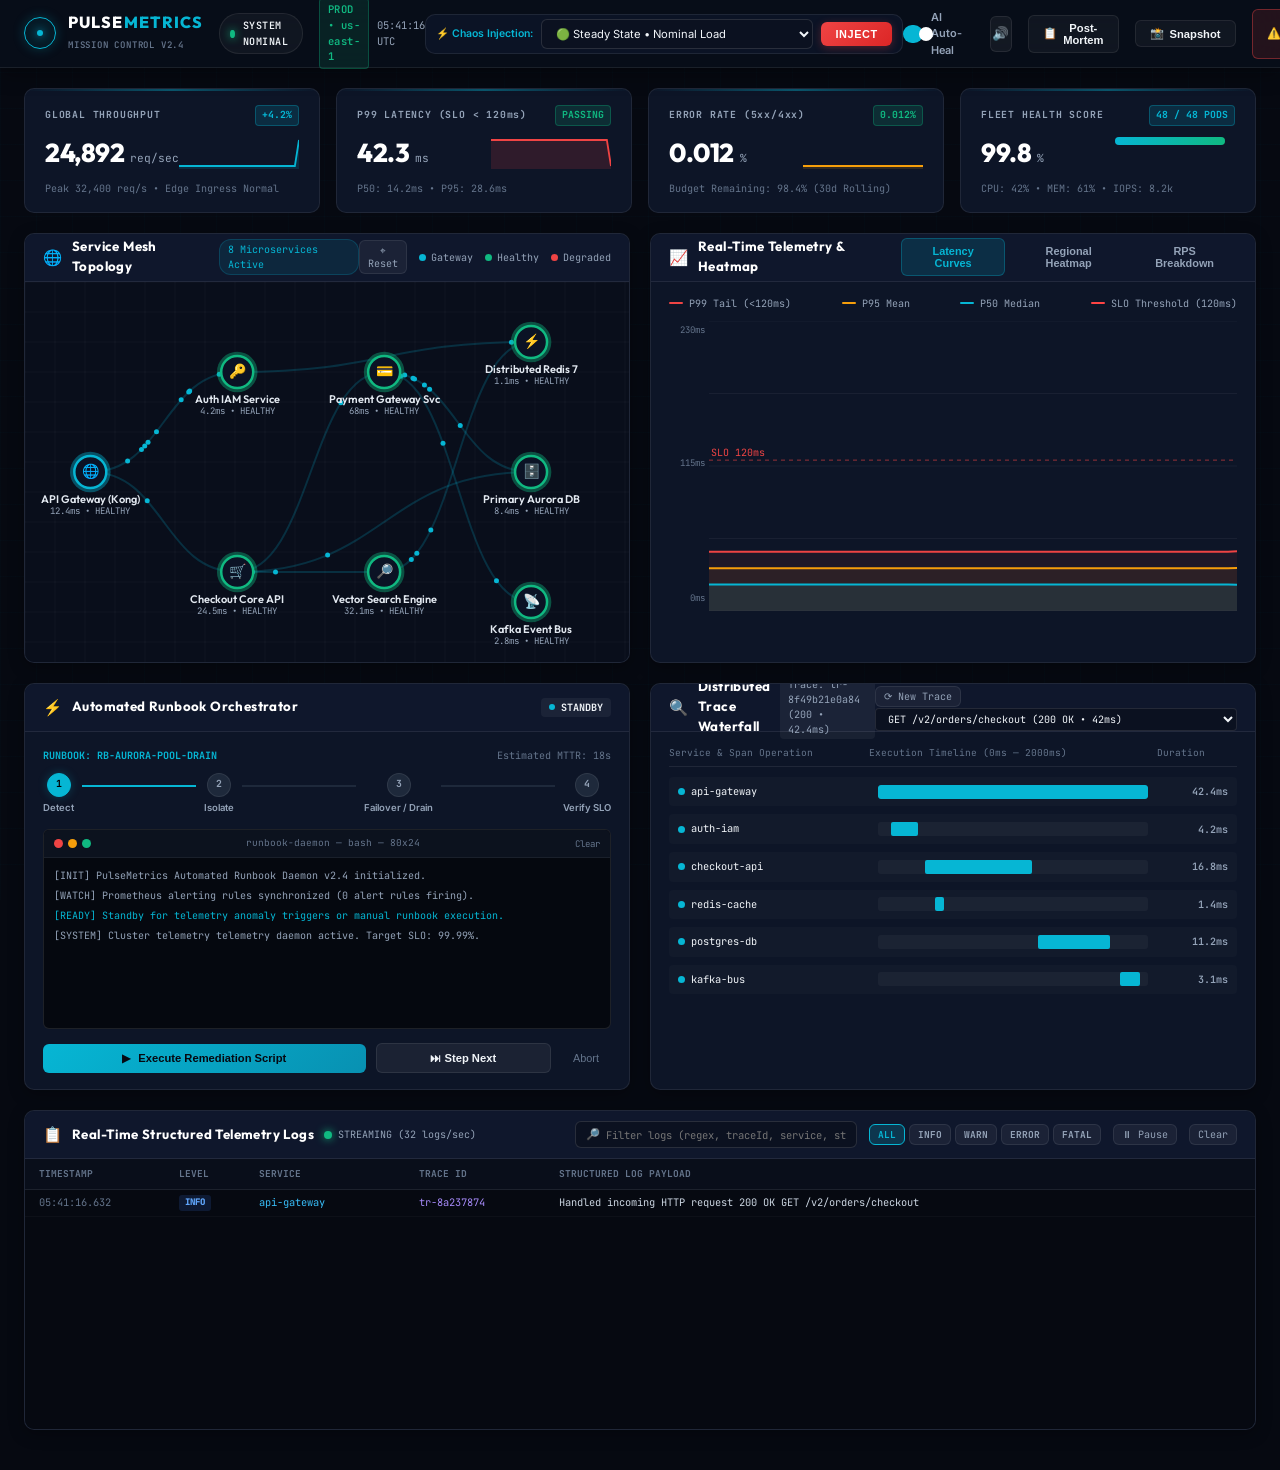
<file: pulsemetrics-mission-control/index.html>
<!DOCTYPE html>
<html lang="en">
<head>
  <meta charset="UTF-8">
  <meta name="viewport" content="width=device-width, initial-scale=1.0">
  <title>PulseMetrics Mission Control — Real-Time Developer Observability & Incident War-Room</title>
  <meta name="description" content="Production-grade real-time cloud observability and incident war-room command center with live telemetry feeds, 60-bucket latency heatmaps, distributed trace waterfalls, and automated runbook self-healing.">
  <meta name="theme-color" content="#070a13">

  <!-- Open Graph -->
  <meta property="og:title" content="PulseMetrics Mission Control — Observability & Incident War-Room">
  <meta property="og:description" content="Real-time developer observability command center with live telemetry, service mesh topology, latency heatmaps, and simulated automated runbooks.">
  <meta property="og:type" content="website">

  <!-- Fonts: Inter, Outfit & JetBrains Mono -->
  <link rel="preconnect" href="https://fonts.googleapis.com">
  <link rel="preconnect" href="https://fonts.gstatic.com" crossorigin>
  <link href="https://fonts.googleapis.com/css2?family=Inter:wght@300;400;500;600;700&family=JetBrains+Mono:ital,wght@0,400;0,500;0,600;0,700;1,400&family=Outfit:wght@500;600;700;800;900&display=swap" rel="stylesheet">

  <link rel="stylesheet" href="style.css">
</head>
<body class="theme-obsidian">

  <!-- Root App Shell -->
  <div class="app-root" id="app-root">

    <!-- Top Mission Control Navigation Bar -->
    <header class="app-header" id="app-header">
      <div class="header-left">
        <div class="brand-group">
          <div class="brand-radar" aria-hidden="true">
            <span class="radar-ping"></span>
            <span class="radar-sweep"></span>
            <span class="radar-center"></span>
          </div>
          <div class="brand-text">
            <h1 class="brand-title">PULSE<span class="brand-accent">METRICS</span></h1>
            <span class="brand-badge">Mission Control v2.4</span>
          </div>
        </div>

        <div class="system-pulse-indicator" id="system-pulse-badge" title="Global Cluster Status">
          <span class="pulse-dot status-healthy"></span>
          <span class="pulse-label" id="system-status-text">SYSTEM NOMINAL</span>
        </div>

        <div class="cluster-environment">
          <span class="env-chip env-prod">PROD • us-east-1</span>
          <span class="live-clock" id="live-utc-clock">00:00:00 UTC</span>
        </div>
      </div>

      <div class="header-center">
        <!-- Scenario / Chaos Preset Selector -->
        <div class="scenario-selector-card">
          <span class="scenario-label">⚡ Chaos Injection:</span>
          <select id="scenario-select" class="custom-select" aria-label="Simulate Chaos Scenario">
            <option value="nominal">🟢 Steady State • Nominal Load</option>
            <option value="pg_exhaustion">💥 Aurora DB Connection Exhaustion (P1)</option>
            <option value="transit_degraded">🔥 Fiber Cut & Regional Latency Spike (P2)</option>
            <option value="mem_leak">⚡ Search Service OOM Spike (P2)</option>
            <option value="ddos_flood">🌊 L7 DDoS Attack on /checkout (P1)</option>
          </select>
          <button type="button" id="btn-trigger-chaos" class="btn-chaos" title="Inject selected incident scenario">
            Inject
          </button>
        </div>
      </div>

      <div class="header-right">
        <!-- Auto Remediation Toggle -->
        <label class="toggle-switch-container" title="Automatically trigger runbook when incident breaches SLA">
          <input type="checkbox" id="toggle-auto-remediation" checked>
          <span class="toggle-slider"></span>
          <span class="toggle-text">AI Auto-Heal</span>
        </label>

        <!-- Sound Synthesizer Toggle -->
        <button type="button" id="btn-toggle-sound" class="btn-icon" title="Toggle Mission Control Audio Synth" aria-label="Toggle Audio">
          <span id="sound-indicator" class="sound-icon">🔊</span>
        </button>

        <!-- Post-Mortem Report Modal Trigger -->
        <button type="button" id="btn-open-postmortem" class="btn-outline" title="Generate Post-Mortem Incident Report">
          <span class="icon">📋</span> Post-Mortem
        </button>

        <!-- Export Telemetry Snapshot -->
        <button type="button" id="btn-export-snapshot" class="btn-outline" title="Export High-Resolution Canvas Snapshot">
          <span class="icon">📸</span> Snapshot
        </button>

        <!-- War Room Manual Incident Toggle -->
        <button type="button" id="btn-emergency-action" class="btn-danger-glow" title="Emergency War-Room Action">
          <span class="alert-icon">⚠️</span> War-Room Active
        </button>
      </div>
    </header>

    <!-- Incident Escalation War-Room Banner (Dynamic) -->
    <section class="incident-war-room-banner hidden" id="incident-banner">
      <div class="banner-inner">
        <div class="banner-severity">
          <span class="sev-tag sev-p1" id="banner-sev-badge">P1 CRITICAL</span>
          <span class="banner-title" id="banner-incident-title">Aurora DB Connection Pool Exhaustion</span>
        </div>
        <div class="banner-metrics">
          <div class="metric-pill">
            <span class="pill-label">Time Elapsed:</span>
            <span class="pill-val alert-val" id="incident-timer">00:00:00</span>
          </div>
          <div class="metric-pill">
            <span class="pill-label">Blast Radius:</span>
            <span class="pill-val" id="incident-blast-radius">38.4% Transactions</span>
          </div>
          <div class="metric-pill">
            <span class="pill-label">SLO Deficit:</span>
            <span class="pill-val alert-val" id="incident-slo-deficit">-2.84% Availability</span>
          </div>
        </div>
        <div class="banner-actions">
          <button type="button" id="btn-banner-runbook" class="btn-banner-action">⚡ Execute Runbook</button>
          <button type="button" id="btn-banner-dismiss" class="btn-banner-dismiss" title="Force Resolve Incident">Resolve</button>
        </div>
      </div>
    </section>

    <!-- Main Mission Control Grid -->
    <main class="main-dashboard-grid">

      <!-- TOP ROW: KPI Telemetry Command Bar -->
      <section class="kpi-command-bar" aria-label="System Metrics Summary">
        
        <!-- Metric 1: Global Throughput -->
        <div class="kpi-card" id="kpi-card-rps">
          <div class="kpi-header">
            <span class="kpi-title">GLOBAL THROUGHPUT</span>
            <span class="kpi-badge badge-cyan" id="kpi-rps-delta">+4.2%</span>
          </div>
          <div class="kpi-body">
            <div class="kpi-value-group">
              <span class="kpi-value" id="kpi-val-rps">24,850</span>
              <span class="kpi-unit">req/sec</span>
            </div>
            <div class="kpi-sparkline-wrap">
              <canvas id="sparkline-rps" width="120" height="32" class="sparkline-canvas"></canvas>
            </div>
          </div>
          <div class="kpi-footer">
            <span class="kpi-subtext">Peak 32,400 req/s • Edge Ingress Normal</span>
          </div>
        </div>

        <!-- Metric 2: P99 Latency -->
        <div class="kpi-card" id="kpi-card-p99">
          <div class="kpi-header">
            <span class="kpi-title">P99 LATENCY (SLO &lt; 120ms)</span>
            <span class="kpi-badge badge-emerald" id="kpi-p99-badge">PASSING</span>
          </div>
          <div class="kpi-body">
            <div class="kpi-value-group">
              <span class="kpi-value" id="kpi-val-p99">42.8</span>
              <span class="kpi-unit">ms</span>
            </div>
            <div class="kpi-sparkline-wrap">
              <canvas id="sparkline-p99" width="120" height="32" class="sparkline-canvas"></canvas>
            </div>
          </div>
          <div class="kpi-footer">
            <span class="kpi-subtext">P50: 14.2ms • P95: 28.6ms</span>
          </div>
        </div>

        <!-- Metric 3: Error Rate -->
        <div class="kpi-card" id="kpi-card-err">
          <div class="kpi-header">
            <span class="kpi-title">ERROR RATE (5xx/4xx)</span>
            <span class="kpi-badge badge-emerald" id="kpi-err-badge">0.008%</span>
          </div>
          <div class="kpi-body">
            <div class="kpi-value-group">
              <span class="kpi-value" id="kpi-val-err">0.012</span>
              <span class="kpi-unit">%</span>
            </div>
            <div class="kpi-sparkline-wrap">
              <canvas id="sparkline-err" width="120" height="32" class="sparkline-canvas"></canvas>
            </div>
          </div>
          <div class="kpi-footer">
            <span class="kpi-subtext">Budget Remaining: 98.4% (30d Rolling)</span>
          </div>
        </div>

        <!-- Metric 4: Cluster Health Score -->
        <div class="kpi-card" id="kpi-card-health">
          <div class="kpi-header">
            <span class="kpi-title">FLEET HEALTH SCORE</span>
            <span class="kpi-badge badge-cyan">48 / 48 PODS</span>
          </div>
          <div class="kpi-body">
            <div class="kpi-value-group">
              <span class="kpi-value" id="kpi-val-health">99.8</span>
              <span class="kpi-unit">%</span>
            </div>
            <div class="kpi-sparkline-wrap">
              <div class="kpi-gauge-bar">
                <div class="gauge-fill" id="health-gauge-fill" style="width: 99.8%;"></div>
              </div>
            </div>
          </div>
          <div class="kpi-footer">
            <span class="kpi-subtext">CPU: 42% • MEM: 61% • IOPS: 8.2k</span>
          </div>
        </div>

      </section>

      <!-- ROW 2: Primary Panels Split (Service Topology & Live Telemetry Charts) -->
      <div class="middle-layout-split">
        
        <!-- Left: Service Mesh & Cluster Topology Graph -->
        <section class="panel-card topology-panel">
          <div class="panel-header">
            <div class="panel-title-group">
              <span class="panel-icon">🌐</span>
              <h2 class="panel-title">Service Mesh Topology</h2>
              <span class="sub-counter" id="active-services-count">8 Microservices Active</span>
            </div>
            <div class="panel-controls">
              <button type="button" class="btn-micro" id="btn-recenter-topology" title="Recenter Topology View">⌖ Reset</button>
              <span class="legend-chip"><span class="legend-dot dot-cyan"></span> Gateway</span>
              <span class="legend-chip"><span class="legend-dot dot-emerald"></span> Healthy</span>
              <span class="legend-chip"><span class="legend-dot dot-crimson"></span> Degraded</span>
            </div>
          </div>
          <div class="topology-canvas-wrapper" id="topology-container">
            <canvas id="topology-canvas" class="topology-canvas"></canvas>

            <!-- Interactive Service Node Inspector Drawer (Flyout) -->
            <div class="node-inspector-drawer hidden" id="node-inspector">
              <div class="drawer-header">
                <div class="drawer-title-group">
                  <span class="drawer-icon" id="inspector-icon">⚙️</span>
                  <div>
                    <h3 class="drawer-title" id="inspector-name">API Gateway (Kong)</h3>
                    <span class="drawer-sub" id="inspector-role">Ingress Controller • Node 1</span>
                  </div>
                </div>
                <button type="button" class="drawer-close" id="btn-close-inspector" aria-label="Close Inspector">×</button>
              </div>
              <div class="drawer-body">
                <div class="drawer-stat-row">
                  <span class="drawer-label">Current State:</span>
                  <span class="drawer-val status-val" id="inspector-status">HEALTHY</span>
                </div>
                <div class="drawer-stat-row">
                  <span class="drawer-label">Request Rate:</span>
                  <span class="drawer-val" id="inspector-rps">24,850 req/s</span>
                </div>
                <div class="drawer-stat-row">
                  <span class="drawer-label">P99 Latency:</span>
                  <span class="drawer-val" id="inspector-latency">12.4 ms</span>
                </div>
                <div class="drawer-stat-row">
                  <span class="drawer-label">Error Rate:</span>
                  <span class="drawer-val" id="inspector-errors">0.00%</span>
                </div>
                <div class="drawer-stat-row">
                  <span class="drawer-label">Memory Heap:</span>
                  <span class="drawer-val" id="inspector-memory">512 MB / 2048 MB</span>
                </div>
                <div class="drawer-stat-row">
                  <span class="drawer-label">Active Replicas:</span>
                  <span class="drawer-val" id="inspector-replicas">12 / 12 Pods (Autoscaling)</span>
                </div>
                <div class="drawer-actions">
                  <button type="button" class="btn-drawer-action" id="btn-isolate-service">🛡️ Circuit Breaker</button>
                  <button type="button" class="btn-drawer-action" id="btn-scale-service">📈 Scale +4 Pods</button>
                </div>
              </div>
            </div>
          </div>
        </section>

        <!-- Right: Multi-Stream Live Latency Wave & 60-Bucket Regional Heatmap -->
        <section class="panel-card telemetry-panel">
          <div class="panel-header">
            <div class="panel-title-group">
              <span class="panel-icon">📈</span>
              <h2 class="panel-title">Real-Time Telemetry & Heatmap</h2>
            </div>
            <!-- Tabs for Chart Switch -->
            <div class="panel-tab-group">
              <button type="button" class="tab-btn active" data-tab="tab-latency-chart" id="tab-btn-latency">Latency Curves</button>
              <button type="button" class="tab-btn" data-tab="tab-regional-heatmap" id="tab-btn-heatmap">Regional Heatmap</button>
              <button type="button" class="tab-btn" data-tab="tab-throughput-chart" id="tab-btn-throughput">RPS Breakdown</button>
            </div>
          </div>

          <div class="tab-content-container">
            
            <!-- Tab 1: Live Multi-Curve Latency Chart -->
            <div class="tab-pane active" id="tab-latency-chart">
              <div class="chart-legend-row">
                <span class="chart-tag tag-p99"><span class="tag-line line-p99"></span> P99 Tail (&lt;120ms)</span>
                <span class="chart-tag tag-p95"><span class="tag-line line-p95"></span> P95 Mean</span>
                <span class="chart-tag tag-p50"><span class="tag-line line-p50"></span> P50 Median</span>
                <span class="chart-tag tag-sla"><span class="tag-line line-sla"></span> SLO Threshold (120ms)</span>
              </div>
              <div class="canvas-chart-wrapper">
                <canvas id="latency-stream-canvas" class="stream-canvas"></canvas>
              </div>
            </div>

            <!-- Tab 2: 60-Bucket Regional Latency Heatmap -->
            <div class="tab-pane" id="tab-regional-heatmap">
              <div class="heatmap-info-row">
                <span class="heatmap-subtext">Live 60-second rolling quantiles across 5 edge transit regions</span>
                <div class="heatmap-legend">
                  <span class="heat-chip">&lt;20ms</span>
                  <div class="heat-gradient-bar"></div>
                  <span class="heat-chip">&gt;300ms</span>
                </div>
              </div>
              <div class="canvas-chart-wrapper">
                <canvas id="heatmap-canvas" class="stream-canvas"></canvas>
              </div>
            </div>

            <!-- Tab 3: Throughput & Error Rate Stacked Breakdown -->
            <div class="tab-pane" id="tab-throughput-chart">
              <div class="chart-legend-row">
                <span class="chart-tag tag-2xx"><span class="tag-dot dot-emerald"></span> 2xx Success</span>
                <span class="chart-tag tag-4xx"><span class="tag-dot dot-amber"></span> 4xx Client Err</span>
                <span class="chart-tag tag-5xx"><span class="tag-dot dot-crimson"></span> 5xx Server Err</span>
              </div>
              <div class="canvas-chart-wrapper">
                <canvas id="throughput-canvas" class="stream-canvas"></canvas>
              </div>
            </div>

          </div>
        </section>

      </div>

      <!-- ROW 3: Incident War-Room Runbook Terminal & Distributed Trace Waterfall -->
      <div class="bottom-layout-split">

        <!-- Left: Automated Runbook & Self-Healing Terminal -->
        <section class="panel-card runbook-panel">
          <div class="panel-header">
            <div class="panel-title-group">
              <span class="panel-icon">⚡</span>
              <h2 class="panel-title">Automated Runbook Orchestrator</h2>
            </div>
            <div class="runbook-status-badge" id="runbook-engine-status">
              <span class="engine-dot ready"></span> STANDBY
            </div>
          </div>
          
          <div class="runbook-body">
            <!-- Runbook Preset Selector & Stepper -->
            <div class="runbook-stepper-header">
              <div class="stepper-meta">
                <span class="stepper-id" id="runbook-code-name">RUNBOOK: RB-AURORA-POOL-DRAIN</span>
                <span class="stepper-eta" id="runbook-eta">Estimated MTTR: 18s</span>
              </div>
              <div class="stepper-progress-track">
                <div class="stepper-step completed" id="step-node-1" data-step="1">
                  <span class="step-num">1</span>
                  <span class="step-name">Detect</span>
                </div>
                <div class="stepper-line completed" id="step-line-1"></div>
                <div class="stepper-step" id="step-node-2" data-step="2">
                  <span class="step-num">2</span>
                  <span class="step-name">Isolate</span>
                </div>
                <div class="stepper-line" id="step-line-2"></div>
                <div class="stepper-step" id="step-node-3" data-step="3">
                  <span class="step-num">3</span>
                  <span class="step-name">Failover / Drain</span>
                </div>
                <div class="stepper-line" id="step-line-3"></div>
                <div class="stepper-step" id="step-node-4" data-step="4">
                  <span class="step-num">4</span>
                  <span class="step-name">Verify SLO</span>
                </div>
              </div>
            </div>

            <!-- Terminal Output Stream -->
            <div class="runbook-terminal" id="terminal-screen" aria-label="Incident Runbook Output Console">
              <div class="terminal-bar">
                <div class="term-dots">
                  <span class="term-dot red"></span>
                  <span class="term-dot yellow"></span>
                  <span class="term-dot green"></span>
                </div>
                <span class="term-title">runbook-daemon — bash — 80x24</span>
                <button type="button" class="btn-term-clear" id="btn-clear-term" title="Clear console buffer">Clear</button>
              </div>
              <div class="terminal-logs" id="terminal-log-flow">
                <div class="term-line info">[INIT] PulseMetrics Automated Runbook Daemon v2.4 initialized.</div>
                <div class="term-line info">[WATCH] Prometheus alerting rules synchronized (0 alert rules firing).</div>
                <div class="term-line system">[READY] Standby for telemetry anomaly triggers or manual runbook execution.</div>
              </div>
            </div>

            <!-- Runbook Execution Action Bar -->
            <div class="runbook-actions-bar">
              <button type="button" class="btn-action-primary glow-cyan" id="btn-run-remediation">
                <span class="action-icon">▶</span> Execute Remediation Script
              </button>
              <button type="button" class="btn-action-secondary" id="btn-step-runbook">
                <span class="action-icon">⏭</span> Step Next
              </button>
              <button type="button" class="btn-action-ghost" id="btn-abort-runbook">
                Abort
              </button>
            </div>
          </div>
        </section>

        <!-- Right: OpenTelemetry Distributed Trace Waterfall -->
        <section class="panel-card traces-panel">
          <div class="panel-header">
            <div class="panel-title-group">
              <span class="panel-icon">🔍</span>
              <h2 class="panel-title">Distributed Trace Waterfall</h2>
              <span class="trace-id-badge" id="current-trace-id">Trace: tr-8f49b21e0a84</span>
            </div>
            <div class="trace-header-actions">
              <button type="button" class="btn-micro" id="btn-refresh-trace">⟳ New Trace</button>
              <select id="trace-sample-select" class="micro-select" aria-label="Sample Trace Scenario">
                <option value="checkout_success">GET /v2/orders/checkout (200 OK • 42ms)</option>
                <option value="pg_timeout">POST /v2/orders/payment (504 Gateway Timeout • 1820ms)</option>
                <option value="auth_ratelimit">POST /v1/auth/token (429 Too Many Requests • 9ms)</option>
              </select>
            </div>
          </div>

          <div class="trace-waterfall-body" id="trace-waterfall-container">
            <div class="trace-timeline-header">
              <span class="col-service">Service & Span Operation</span>
              <span class="col-timeline">Execution Timeline (0ms — 2000ms)</span>
              <span class="col-duration">Duration</span>
            </div>

            <div class="trace-spans-list" id="trace-spans-list">
              <!-- Dynamically populated span rows -->
            </div>
          </div>

          <!-- Trace Span Detail Inspector Modal/Drawer -->
          <div class="span-inspect-overlay hidden" id="span-inspector-modal">
            <div class="span-inspect-card">
              <div class="span-inspect-header">
                <h4 id="span-modal-title">Span: postgres.query (Aurora Primary)</h4>
                <button type="button" class="modal-close" id="btn-close-span-inspect">×</button>
              </div>
              <div class="span-inspect-body">
                <pre class="span-code-block" id="span-modal-details"></pre>
              </div>
            </div>
          </div>
        </section>

      </div>

      <!-- ROW 4: Live Structured Log Stream & Filter Console -->
      <section class="panel-card logs-panel">
        <div class="panel-header">
          <div class="panel-title-group">
            <span class="panel-icon">📋</span>
            <h2 class="panel-title">Real-Time Structured Telemetry Logs</h2>
            <span class="log-stream-status" id="log-stream-status">
              <span class="pulse-dot status-healthy"></span> STREAMING (32 logs/sec)
            </span>
          </div>

          <div class="log-controls">
            <!-- Search Filter -->
            <div class="log-search-wrapper">
              <span class="search-icon">🔎</span>
              <input type="text" id="log-search-input" class="log-search-input" placeholder="Filter logs (regex, traceId, service, status)..." aria-label="Search logs">
            </div>

            <!-- Severity Pills -->
            <div class="log-level-filters">
              <button type="button" class="lvl-btn active" data-level="ALL">ALL</button>
              <button type="button" class="lvl-btn" data-level="INFO">INFO</button>
              <button type="button" class="lvl-btn" data-level="WARN">WARN</button>
              <button type="button" class="lvl-btn" data-level="ERROR">ERROR</button>
              <button type="button" class="lvl-btn" data-level="FATAL">FATAL</button>
            </div>

            <button type="button" class="btn-micro" id="btn-toggle-log-pause">⏸ Pause</button>
            <button type="button" class="btn-micro" id="btn-clear-logs">Clear</button>
          </div>
        </div>

        <div class="logs-stream-container" id="logs-stream-container">
          <div class="logs-table-header">
            <span class="log-col-time">TIMESTAMP</span>
            <span class="log-col-level">LEVEL</span>
            <span class="log-col-service">SERVICE</span>
            <span class="log-col-trace">TRACE ID</span>
            <span class="log-col-msg">STRUCTURED LOG PAYLOAD</span>
          </div>
          <div class="logs-table-body" id="logs-stream-body">
            <!-- Streaming log rows rendered via JS -->
          </div>
        </div>
      </section>

    </main>

    <!-- Post-Mortem Incident Report Modal -->
    <div class="modal-backdrop hidden" id="postmortem-modal">
      <div class="modal-dialog modal-large">
        <div class="modal-header">
          <div class="modal-title-group">
            <span class="modal-icon">📑</span>
            <div>
              <h2 class="modal-title">Post-Mortem Incident Analysis Report</h2>
              <span class="modal-subtitle">Auto-Compiled Incident RCA & SLA Deviation Summary</span>
            </div>
          </div>
          <button type="button" class="modal-close" id="btn-close-postmortem">×</button>
        </div>
        <div class="modal-body">
          <div class="postmortem-preview" id="postmortem-markdown-content">
            <!-- Dynamic Post-Mortem Generated Content -->
          </div>
        </div>
        <div class="modal-footer">
          <button type="button" class="btn-outline" id="btn-copy-postmortem">
            📋 Copy Markdown
          </button>
          <button type="button" class="btn-primary" id="btn-download-postmortem">
            💾 Download .md File
          </button>
        </div>
      </div>
    </div>

    <!-- Snapshot Notification Toast -->
    <div class="toast-container" id="toast-container" aria-live="polite"></div>

  </div>

  <!-- JavaScript Orchestration Engine -->
  <script src="app.js"></script>
</body>
</html>
</file>
<file: style.css>
/* ============================================================
   DIVYANSH SHANDIL — THE DIGITAL ARCHITECT
   CSS Design System
   ============================================================ */

*, *::before, *::after { box-sizing: border-box; margin: 0; padding: 0; }

:root {
  --c-bg: #080c18;
  --c-bg2: #0d1226;
  --c-surface: #111827;
  --c-surface2: #1a2235;
  --c-border: rgba(99,102,241,0.15);
  --c-indigo: #6366f1;
  --c-violet: #8b5cf6;
  --c-cyan: #22d3ee;
  --c-gold: #f59e0b;
  --c-text: #f1f5f9;
  --c-muted: #94a3b8;
  --c-dim: #64748b;
  --grad-main: linear-gradient(135deg, #6366f1, #8b5cf6, #22d3ee);
  --grad-gold: linear-gradient(135deg, #f59e0b, #ef4444);
  --font-main: 'Outfit', sans-serif;
  --font-alt: 'Space Grotesk', sans-serif;
  --radius: 16px;
  --radius-sm: 10px;
  --shadow: 0 20px 60px rgba(0,0,0,0.5);
}

html {
  scroll-behavior: smooth;
  overflow-x: hidden;
  max-width: 100%;
}

body {
  font-family: var(--font-main);
  background: var(--c-bg);
  color: var(--c-text);
  overflow-x: hidden;
  max-width: 100%;
  width: 100%;
  line-height: 1.6;
}

/* Scrollbar */
::-webkit-scrollbar { width: 6px; }
::-webkit-scrollbar-track { background: var(--c-bg); }
::-webkit-scrollbar-thumb { background: var(--c-indigo); border-radius: 3px; }

/* ============================================================ NAVBAR */
.navbar {
  position: fixed; top: 0; left: 0; right: 0; z-index: 1000;
  display: flex; align-items: center; justify-content: space-between;
  padding: 1rem 3rem;
  background: rgba(8,12,24,0.7);
  backdrop-filter: blur(20px);
  border-bottom: 1px solid var(--c-border);
  transition: all 0.3s ease;
}
.navbar.scrolled {
  padding: 0.7rem 3rem;
  background: rgba(8,12,24,0.95);
}
.nav-brand { display: flex; align-items: center; gap: 0.5rem; cursor: pointer; }
.brand-icon { font-size: 1.4rem; color: var(--c-cyan); }
.brand-text { font-weight: 700; font-size: 1.1rem; background: var(--grad-main); -webkit-background-clip: text; -webkit-text-fill-color: transparent; }
.nav-links { display: flex; gap: 2rem; list-style: none; }
.nav-link { color: var(--c-muted); text-decoration: none; font-weight: 500; font-size: 0.95rem; transition: color 0.2s; }
.nav-link:hover { color: var(--c-text); }
.nav-cta {
  background: var(--grad-main); border: none; padding: 0.5rem 1.4rem;
  border-radius: 50px; color: white; font-weight: 600; cursor: pointer;
  font-family: var(--font-main); font-size: 0.9rem; transition: opacity 0.2s, transform 0.2s;
}
.nav-cta:hover { opacity: 0.85; transform: translateY(-1px); }
.hamburger { display: none; flex-direction: column; gap: 5px; background: none; border: none; cursor: pointer; padding: 5px; }
.hamburger span { display: block; width: 24px; height: 2px; background: var(--c-text); border-radius: 2px; transition: all 0.3s; }
.mobile-menu {
  display: none; position: fixed; top: 65px; left: 0; right: 0; z-index: 999;
  background: rgba(8,12,24,0.98); backdrop-filter: blur(20px);
  flex-direction: column; padding: 1.5rem 2rem; gap: 1rem;
  border-bottom: 1px solid var(--c-border);
}
.mobile-menu.open { display: flex; }
.mobile-link { color: var(--c-muted); text-decoration: none; font-size: 1.1rem; font-weight: 500; padding: 0.5rem 0; transition: color 0.2s; }
.mobile-link:hover { color: var(--c-text); }

/* ============================================================ HERO */
.hero {
  position: relative; min-height: 100vh;
  display: flex; align-items: center; justify-content: center;
  overflow: hidden;
}
.hero-bg { position: absolute; inset: 0; }
.hero-bg-img { width: 100%; height: 100%; object-fit: cover; opacity: 0.35; }
.hero-overlay {
  position: absolute; inset: 0;
  background: linear-gradient(to bottom, rgba(8,12,24,0.3) 0%, rgba(8,12,24,0.5) 60%, rgba(8,12,24,1) 100%);
}
#particles-canvas { position: absolute; inset: 0; pointer-events: none; }

.hero-content {
  position: relative; z-index: 10;
  text-align: center; max-width: 800px; padding: 0 2rem;
  animation: fadeUp 1s ease forwards;
}

.hero-badge {
  display: inline-flex; align-items: center; gap: 0.5rem;
  background: rgba(99,102,241,0.15); border: 1px solid rgba(99,102,241,0.3);
  padding: 0.4rem 1.2rem; border-radius: 50px; font-size: 0.85rem;
  color: var(--c-cyan); margin-bottom: 1.5rem;
}
.badge-dot { width: 8px; height: 8px; background: #22c55e; border-radius: 50%; animation: pulse-dot 2s infinite; }
@keyframes pulse-dot { 0%,100% { box-shadow: 0 0 0 0 rgba(34,197,94,0.5); } 50% { box-shadow: 0 0 0 6px rgba(34,197,94,0); } }

.hero-title { line-height: 1.05; margin-bottom: 0.5rem; }
.title-line { display: block; }
.title-small { font-size: clamp(2.5rem, 6vw, 4rem); font-weight: 300; color: var(--c-muted); letter-spacing: 0.1em; text-transform: uppercase; }
.title-large { font-size: clamp(4rem, 12vw, 8rem); font-weight: 900; background: var(--grad-main); -webkit-background-clip: text; -webkit-text-fill-color: transparent; line-height: 1; }

.hero-tagline { font-size: clamp(1rem, 2.5vw, 1.3rem); font-weight: 500; color: var(--c-gold); letter-spacing: 0.2em; text-transform: uppercase; margin-bottom: 1rem; }
.hero-subtitle { font-size: clamp(0.95rem, 2vw, 1.1rem); color: var(--c-muted); margin-bottom: 2.5rem; }
.hero-subtitle strong { color: var(--c-text); }

.hero-stats {
  display: flex; align-items: center; justify-content: center; gap: 1.5rem;
  margin-bottom: 2.5rem; flex-wrap: wrap;
}
.stat-item { text-align: center; }
.stat-number { display: block; font-size: 2.2rem; font-weight: 800; background: var(--grad-main); -webkit-background-clip: text; -webkit-text-fill-color: transparent; }
.stat-label { font-size: 0.75rem; color: var(--c-dim); text-transform: uppercase; letter-spacing: 0.1em; }
.stat-divider { width: 1px; height: 40px; background: var(--c-border); }

.hero-cta-group { display: flex; gap: 1rem; justify-content: center; flex-wrap: wrap; }
.btn-primary {
  display: inline-flex; align-items: center; gap: 0.5rem;
  background: var(--grad-main); color: white; text-decoration: none;
  padding: 0.85rem 2rem; border-radius: 50px; font-weight: 700;
  font-size: 1rem; transition: transform 0.2s, box-shadow 0.2s;
  box-shadow: 0 0 30px rgba(99,102,241,0.4);
}
.btn-primary:hover { transform: translateY(-2px); box-shadow: 0 0 50px rgba(99,102,241,0.6); }
.btn-ghost {
  display: inline-flex; align-items: center; gap: 0.5rem;
  border: 1px solid var(--c-border); color: var(--c-text); text-decoration: none;
  padding: 0.85rem 2rem; border-radius: 50px; font-weight: 600;
  font-size: 1rem; transition: background 0.2s, border-color 0.2s;
}
.btn-ghost:hover { background: rgba(99,102,241,0.1); border-color: var(--c-indigo); }

.hero-scroll-indicator {
  position: absolute; bottom: 2rem; left: 50%; transform: translateX(-50%);
  display: flex; flex-direction: column; align-items: center; gap: 0.5rem;
  color: var(--c-dim); font-size: 0.75rem; letter-spacing: 0.15em; text-transform: uppercase;
  animation: float 3s ease-in-out infinite;
}
.scroll-line { width: 1px; height: 40px; background: linear-gradient(to bottom, var(--c-indigo), transparent); }
@keyframes float { 0%,100% { transform: translateX(-50%) translateY(0); } 50% { transform: translateX(-50%) translateY(6px); } }
@keyframes fadeUp { from { opacity: 0; transform: translateY(40px); } to { opacity: 1; transform: translateY(0); } }

/* ============================================================ SHARED */
.container { max-width: 1200px; margin: 0 auto; padding: 0 2rem; }
section { padding: 6rem 0; }
.section-label {
  display: inline-block; font-size: 0.75rem; font-weight: 700; letter-spacing: 0.2em;
  text-transform: uppercase; color: var(--c-cyan); margin-bottom: 1rem;
  border-left: 3px solid var(--c-cyan); padding-left: 0.75rem;
}
.section-title { font-size: clamp(2rem, 5vw, 3rem); font-weight: 800; line-height: 1.15; margin-bottom: 1rem; }
.section-title.center { text-align: center; }
.section-subtitle { font-size: 1.05rem; color: var(--c-muted); text-align: center; max-width: 600px; margin: 0 auto 3.5rem; }
.gradient-text { background: var(--grad-main); -webkit-background-clip: text; -webkit-text-fill-color: transparent; }

/* ============================================================ ABOUT */
.about { background: var(--c-bg2); }
.about-grid { display: grid; grid-template-columns: 1fr 1fr; gap: 5rem; align-items: center; margin-top: 2.5rem; }
.about-para { color: var(--c-muted); margin-bottom: 1.2rem; font-size: 1.05rem; line-height: 1.8; }
.about-para strong { color: var(--c-text); }
.about-tags { display: flex; flex-wrap: wrap; gap: 0.6rem; margin-top: 1.5rem; }
.tag {
  background: rgba(99,102,241,0.1); border: 1px solid var(--c-border);
  padding: 0.4rem 1rem; border-radius: 50px; font-size: 0.85rem;
  color: var(--c-muted); transition: all 0.2s;
}
.tag:hover { background: rgba(99,102,241,0.2); color: var(--c-text); border-color: var(--c-indigo); }

.about-card-stack { display: flex; flex-direction: column; gap: 1rem; }
.info-card {
  display: flex; align-items: center; gap: 1rem;
  background: var(--c-surface); border: 1px solid var(--c-border);
  border-radius: var(--radius); padding: 1.2rem 1.5rem;
  transition: transform 0.2s, box-shadow 0.2s;
}
.info-card:hover { transform: translateX(6px); box-shadow: -4px 0 20px rgba(99,102,241,0.2); }
.card-icon { font-size: 1.8rem; }
.card-title { font-weight: 700; font-size: 1rem; }
.card-sub { font-size: 0.8rem; color: var(--c-dim); margin-top: 0.1rem; }
.card-google { border-left: 3px solid #4285f4; }
.card-srm { border-left: 3px solid var(--c-gold); }
.card-iit { border-left: 3px solid var(--c-cyan); }
.card-desi { border-left: 3px solid #ec4899; }

/* ============================================================ JOURNEY */
.journey { background: var(--c-bg); }
.timeline { position: relative; max-width: 900px; margin: 3rem auto 0; }
.timeline::before {
  content: ''; position: absolute; left: 50%; top: 0; bottom: 0; width: 2px;
  background: linear-gradient(to bottom, var(--c-indigo), var(--c-violet), var(--c-cyan));
  transform: translateX(-50%);
}

.timeline-item {
  display: grid; grid-template-columns: 1fr auto 1fr; gap: 2rem;
  align-items: start; margin-bottom: 4rem;
  transition: opacity 0.6s cubic-bezier(0.16, 1, 0.3, 1), transform 0.6s cubic-bezier(0.16, 1, 0.3, 1);
  opacity: 1; transform: translateY(0);
}
.js-loaded .timeline-item:not(.visible) {
  opacity: 0;
  transform: translateY(30px);
}
.timeline-item.visible {
  opacity: 1 !important;
  transform: translateY(0) !important;
}
.timeline-item .timeline-card { grid-column: 1; }
.timeline-item .timeline-marker { grid-column: 2; }
.timeline-item:not(.right) .timeline-card { grid-column: 1; grid-row: 1; }
.timeline-item.right .timeline-card { grid-column: 3; grid-row: 1; }
.timeline-item.right .timeline-marker { grid-column: 2; grid-row: 1; }

.timeline-marker { display: flex; flex-direction: column; align-items: center; gap: 0.3rem; position: relative; }
.marker-ring {
  width: 50px; height: 50px; border-radius: 50%;
  border: 2px solid var(--c-indigo); background: var(--c-bg);
  display: flex; align-items: center; justify-content: center;
  position: relative; z-index: 2;
}
.marker-ring.active { border-color: var(--c-cyan); box-shadow: 0 0 20px rgba(34,211,238,0.5); }
.marker-dot { font-size: 1.3rem; }
.marker-dot.pulse { animation: pulse-ring 2s infinite; }
@keyframes pulse-ring { 0%,100% { transform: scale(1); } 50% { transform: scale(1.1); } }

.timeline-card {
  background: var(--c-surface); border: 1px solid var(--c-border);
  border-radius: var(--radius); padding: 1.8rem;
  transition: box-shadow 0.2s;
}
.timeline-card:hover { box-shadow: 0 10px 40px rgba(99,102,241,0.15); }
.timeline-card.active-card { border-color: rgba(34,211,238,0.3); box-shadow: 0 0 30px rgba(34,211,238,0.1); }

.chapter-badge {
  display: inline-block; font-size: 0.7rem; font-weight: 700; letter-spacing: 0.15em;
  text-transform: uppercase; color: var(--c-indigo); margin-bottom: 0.5rem;
}
.chapter-badge.active-badge { color: var(--c-cyan); }
.timeline-period { font-size: 0.8rem; color: var(--c-dim); margin-bottom: 0.5rem; }
.timeline-title { font-size: 1.3rem; font-weight: 700; margin-bottom: 0.8rem; }
.timeline-desc { color: var(--c-muted); font-size: 0.95rem; line-height: 1.75; margin-bottom: 0.8rem; }
.timeline-desc strong { color: var(--c-text); }
.timeline-tags { display: flex; flex-wrap: wrap; gap: 0.5rem; margin-top: 1rem; }
.t-tag {
  font-size: 0.75rem; padding: 0.3rem 0.8rem;
  background: rgba(99,102,241,0.1); border: 1px solid var(--c-border);
  border-radius: 50px; color: var(--c-muted);
}
.t-tag.live { background: rgba(239,68,68,0.15); border-color: rgba(239,68,68,0.3); color: #f87171; }

.highlight-grid { display: flex; flex-direction: column; gap: 0.8rem; margin: 1rem 0; }
.highlight-item {
  display: flex; align-items: flex-start; gap: 0.8rem;
  background: rgba(99,102,241,0.05); border-radius: var(--radius-sm);
  padding: 0.8rem; border: 1px solid rgba(99,102,241,0.1);
}
.hi-icon { font-size: 1.2rem; flex-shrink: 0; }
.highlight-item strong { display: block; font-size: 0.9rem; margin-bottom: 0.1rem; }
.highlight-item small { font-size: 0.8rem; color: var(--c-dim); }

/* ============================================================ EXPERTISE */
.expertise { background: var(--c-bg2); }
.expertise-grid { display: grid; grid-template-columns: repeat(2, 1fr); gap: 1.5rem; margin-top: 3rem; }
.exp-card {
  position: relative; overflow: hidden;
  background: var(--c-surface); border: 1px solid var(--c-border);
  border-radius: var(--radius); padding: 2rem;
  transition: transform 0.3s, box-shadow 0.3s;
}
.exp-card:hover { transform: translateY(-4px); box-shadow: 0 20px 60px rgba(99,102,241,0.15); }
.exp-glow {
  position: absolute; top: -40px; right: -40px;
  width: 120px; height: 120px; border-radius: 50%;
  background: radial-gradient(circle, rgba(99,102,241,0.3), transparent);
  pointer-events: none;
}
.exp-icon { font-size: 2.5rem; margin-bottom: 1rem; }
.exp-title { font-size: 1.2rem; font-weight: 700; margin-bottom: 0.6rem; }
.exp-desc { font-size: 0.88rem; color: var(--c-dim); margin-bottom: 1.2rem; line-height: 1.6; }
.exp-list { list-style: none; display: flex; flex-direction: column; gap: 0.5rem; margin-bottom: 1.5rem; }
.exp-list li { font-size: 0.85rem; color: var(--c-muted); padding-left: 1rem; position: relative; }
.exp-list li::before { content: '▸'; position: absolute; left: 0; color: var(--c-indigo); }
.exp-level { display: flex; flex-direction: column; gap: 0.4rem; }
.exp-level span { font-size: 0.72rem; color: var(--c-dim); text-transform: uppercase; letter-spacing: 0.1em; }
.level-bar { height: 4px; background: rgba(99,102,241,0.1); border-radius: 2px; overflow: hidden; }
.level-fill { height: 100%; width: 0; background: var(--grad-main); border-radius: 2px; transition: width 1.2s ease; }

/* ============================================================ VENTURES */
.ventures { background: var(--c-bg); }
.ventures-grid { display: grid; grid-template-columns: repeat(2, 1fr); gap: 1.5rem; margin-top: 3rem; }
.venture-card {
  display: flex; gap: 1.5rem;
  background: var(--c-surface); border: 1px solid var(--c-border);
  border-radius: var(--radius); padding: 2rem;
  transition: transform 0.2s, box-shadow 0.2s;
}
.venture-card:hover { transform: translateY(-3px); box-shadow: 0 15px 40px rgba(0,0,0,0.3); }
.venture-logo { font-size: 2.5rem; flex-shrink: 0; }
.venture-info h3 { font-size: 1.1rem; font-weight: 700; margin-bottom: 0.3rem; }
.venture-role { font-size: 0.82rem; color: var(--c-indigo); font-weight: 600; margin-bottom: 0.7rem; }
.venture-desc { font-size: 0.88rem; color: var(--c-dim); line-height: 1.65; margin-bottom: 1rem; }
.venture-status { font-size: 0.75rem; font-weight: 700; }
.active-status { color: #4ade80; }
.completed-status { color: var(--c-cyan); }
.venture-google { border-top: 3px solid #4285f4; }
.venture-srm { border-top: 3px solid var(--c-gold); }
.venture-iit { border-top: 3px solid var(--c-cyan); }
.venture-desi { border-top: 3px solid #ec4899; }

/* ============================================================ QUOTE */
.quote-section {
  background: linear-gradient(135deg, rgba(99,102,241,0.1), rgba(139,92,246,0.05));
  border-top: 1px solid var(--c-border); border-bottom: 1px solid var(--c-border);
  padding: 5rem 0;
}
.quote-card { max-width: 800px; margin: 0 auto; text-align: center; position: relative; }
.quote-mark { font-size: 8rem; line-height: 0.5; color: var(--c-indigo); opacity: 0.3; font-family: Georgia, serif; }
.quote-text { font-size: clamp(1.1rem, 2.5vw, 1.4rem); color: var(--c-text); line-height: 1.7; font-style: italic; margin: 1rem 0; }
.quote-text strong { font-style: normal; background: var(--grad-main); -webkit-background-clip: text; -webkit-text-fill-color: transparent; }
.quote-author { font-size: 0.9rem; color: var(--c-dim); font-weight: 600; letter-spacing: 0.1em; }

/* ============================================================ CONTACT */
.contact { background: var(--c-bg2); }
.contact-grid { display: grid; grid-template-columns: 1fr 1.4fr; gap: 4rem; margin-top: 3rem; }
.contact-item {
  display: flex; align-items: flex-start; gap: 1rem;
  margin-bottom: 1.2rem; padding: 1.1rem;
  background: var(--c-surface); border: 1.5px solid rgba(99, 102, 241, 0.3);
  border-radius: var(--radius-sm); transition: border-color 0.2s, box-shadow 0.2s;
  box-shadow: 0 4px 15px rgba(0,0,0,0.2);
  word-break: break-word;
}
.contact-item:hover { border-color: var(--c-cyan); box-shadow: 0 0 20px rgba(34, 211, 238, 0.2); }
.contact-icon { font-size: 1.5rem; flex-shrink: 0; }
.contact-label { font-size: 0.75rem; color: var(--c-dim); text-transform: uppercase; letter-spacing: 0.1em; margin-bottom: 0.2rem; }
.contact-value { font-size: 0.9rem; color: var(--c-text); font-weight: 500; }

.contact-form { display: flex; flex-direction: column; gap: 1.2rem; }
.form-group { display: flex; flex-direction: column; gap: 0.45rem; }
.form-group label { font-size: 0.82rem; color: var(--c-muted); font-weight: 600; text-transform: uppercase; letter-spacing: 0.08em; }
.form-group input, .form-group textarea {
  background: rgba(17, 24, 39, 0.9); border: 1.5px solid rgba(99, 102, 241, 0.35);
  border-radius: var(--radius-sm); padding: 0.9rem 1.1rem;
  color: var(--c-text); font-family: var(--font-main); font-size: 1rem;
  transition: border-color 0.2s, box-shadow 0.2s, background 0.2s; outline: none;
  resize: vertical; width: 100%;
}
.form-group input::placeholder, .form-group textarea::placeholder { color: var(--c-dim); opacity: 0.8; }
.form-group input:focus, .form-group textarea:focus {
  border-color: var(--c-cyan);
  background: rgba(17, 24, 39, 1);
  box-shadow: 0 0 0 3px rgba(34, 211, 238, 0.25);
}
.btn-primary.full-width { width: 100%; justify-content: center; border: none; cursor: pointer; font-family: var(--font-main); }
.form-success { color: #4ade80; font-size: 0.9rem; text-align: center; padding: 1rem; background: rgba(74,222,128,0.1); border-radius: var(--radius-sm); border: 1px solid rgba(74,222,128,0.2); }

/* ============================================================ FOOTER */
.footer { background: var(--c-bg); border-top: 1px solid var(--c-border); padding: 3rem 0 2rem; }
.footer-top { display: flex; justify-content: space-between; align-items: center; flex-wrap: wrap; gap: 1.5rem; }
.footer-brand { display: flex; align-items: center; gap: 0.6rem; }
.footer-links { display: flex; gap: 2rem; flex-wrap: wrap; }
.footer-links a { color: var(--c-dim); text-decoration: none; font-size: 0.9rem; transition: color 0.2s; }
.footer-links a:hover { color: var(--c-text); }
.footer-divider { height: 1px; background: var(--c-border); margin: 2rem 0 1.5rem; }
.footer-bottom { display: flex; justify-content: space-between; flex-wrap: wrap; gap: 0.5rem; }
.footer-bottom p { font-size: 0.82rem; color: var(--c-dim); }
.footer-sub { color: var(--c-dim) !important; }

/* ============================================================ RESPONSIVE */
/* ============================================================ SCROLL PROGRESS */
.scroll-progress {
  position: fixed; top: 0; left: 0; height: 3px; z-index: 9999;
  background: var(--grad-main); width: 0%; transition: width 0.1s linear;
}

/* ============================================================ CUSTOM CURSOR */
.cursor-dot, .cursor-ring { position: fixed; pointer-events: none; z-index: 9998; border-radius: 50%; }
.cursor-dot { width: 8px; height: 8px; background: var(--c-cyan); transform: translate(-50%,-50%); transition: transform 0.1s; }
.cursor-ring { width: 36px; height: 36px; border: 2px solid rgba(99,102,241,0.5); transform: translate(-50%,-50%); transition: all 0.15s ease; }
body:hover .cursor-ring { opacity: 1; }
a:hover ~ .cursor-ring, button:hover ~ .cursor-ring { transform: translate(-50%,-50%) scale(1.5); border-color: var(--c-cyan); }

/* ============================================================ BACK TO TOP */
.back-to-top {
  position: fixed; bottom: 2rem; right: 2rem; z-index: 900;
  width: 48px; height: 48px; border-radius: 50%;
  background: var(--grad-main); border: none; color: white; cursor: pointer;
  display: flex; align-items: center; justify-content: center;
  box-shadow: 0 4px 20px rgba(99,102,241,0.5);
  opacity: 0; transform: translateY(20px); pointer-events: none;
  transition: opacity 0.3s, transform 0.3s;
}
.back-to-top.visible { opacity: 1; transform: translateY(0); pointer-events: all; }
.back-to-top:hover { transform: translateY(-3px); box-shadow: 0 8px 30px rgba(99,102,241,0.7); }

/* ============================================================ THEME TOGGLE */
.theme-toggle {
  background: rgba(99,102,241,0.1); border: 1px solid var(--c-border);
  border-radius: 50%; width: 38px; height: 38px; cursor: pointer;
  font-size: 1rem; display: flex; align-items: center; justify-content: center;
  transition: background 0.2s, transform 0.3s;
}
.theme-toggle:hover { background: rgba(99,102,241,0.2); transform: rotate(20deg); }

/* Light mode */
body.light-mode {
  --c-bg: #f8fafc; --c-bg2: #f1f5f9; --c-surface: #ffffff;
  --c-surface2: #e2e8f0; --c-border: rgba(99,102,241,0.2);
  --c-text: #0f172a; --c-muted: #475569; --c-dim: #94a3b8;
}
body.light-mode .hero-overlay { background: linear-gradient(to bottom, rgba(248,250,252,0.5) 0%, rgba(248,250,252,0.7) 60%, rgba(248,250,252,1) 100%); }
body.light-mode .hero-bg-img { opacity: 0.2; }

/* ============================================================ TYPING ANIMATION */
.typing-text { color: var(--c-cyan); font-weight: 700; }
.typing-cursor { color: var(--c-indigo); animation: blink 1s step-end infinite; font-weight: 300; }
@keyframes blink { 0%,100% { opacity: 1; } 50% { opacity: 0; } }

/* ============================================================ PROJECTS */
.projects { background: var(--c-bg2); }
.projects-grid { display: grid; grid-template-columns: repeat(2, 1fr); gap: 1.5rem; margin-top: 3rem; }

.project-card {
  background: var(--c-surface); border: 1px solid var(--c-border);
  border-radius: var(--radius); padding: 1.8rem;
  transition: transform 0.3s, box-shadow 0.3s, border-color 0.3s;
  display: flex; flex-direction: column; gap: 1rem;
  position: relative; overflow: hidden;
}
.project-card::after {
  content: ''; position: absolute; bottom: 0; left: 0; right: 0; height: 3px;
  background: var(--grad-main); transform: scaleX(0); transform-origin: left;
  transition: transform 0.3s ease;
}
.project-card:hover { transform: translateY(-5px); box-shadow: 0 20px 60px rgba(99,102,241,0.2); border-color: rgba(99,102,241,0.3); }
.project-card:hover::after { transform: scaleX(1); }

.proj-header { display: flex; justify-content: space-between; align-items: flex-start; }
.proj-icon { font-size: 2rem; }
.proj-status { font-size: 0.72rem; font-weight: 700; }
.live-badge { color: #4ade80; }
.proj-title { font-size: 1.15rem; font-weight: 700; }
.proj-desc { font-size: 0.88rem; color: var(--c-dim); line-height: 1.7; flex: 1; }
.proj-stack { display: flex; flex-wrap: wrap; gap: 0.4rem; }
.stack-tag {
  font-size: 0.72rem; padding: 0.25rem 0.7rem;
  background: rgba(99,102,241,0.1); border: 1px solid rgba(99,102,241,0.2);
  border-radius: 50px; color: var(--c-indigo); font-weight: 600;
}
.proj-links { margin-top: auto; display: flex; gap: 1rem; align-items: center; flex-wrap: wrap; }
.proj-link-primary {
  display: inline-flex; align-items: center; gap: 0.35rem;
  background: rgba(34, 211, 238, 0.12); border: 1px solid rgba(34, 211, 238, 0.35);
  color: var(--c-cyan); font-weight: 700; font-size: 0.82rem;
  padding: 0.4rem 0.9rem; border-radius: 50px; text-decoration: none;
  transition: all 0.2s ease;
}
.proj-link-primary:hover {
  background: var(--c-cyan); color: #000;
  box-shadow: 0 0 15px rgba(34, 211, 238, 0.4);
}
.proj-link {
  font-size: 0.85rem; color: var(--c-muted); font-weight: 600;
  text-decoration: none; transition: color 0.2s, letter-spacing 0.2s;
}
.proj-link:hover { color: var(--c-text); letter-spacing: 0.04em; }

/* ============================================================ ACHIEVEMENTS */
.achievements { background: var(--c-bg); }
.ach-grid { display: grid; grid-template-columns: repeat(3, 1fr); gap: 1.2rem; margin-top: 3rem; }

.ach-card {
  display: flex; gap: 1rem; align-items: flex-start;
  background: var(--c-surface); border: 1px solid var(--c-border);
  border-radius: var(--radius); padding: 1.4rem;
  transition: transform 0.2s, box-shadow 0.2s, border-color 0.2s;
}
.ach-card:hover { transform: translateY(-3px); box-shadow: 0 15px 40px rgba(0,0,0,0.2); border-color: rgba(var(--c-accent, 99,102,241),0.3); }
.ach-icon-wrap {
  font-size: 1.8rem; flex-shrink: 0; width: 52px; height: 52px;
  border-radius: 12px; display: flex; align-items: center; justify-content: center;
  background: color-mix(in srgb, var(--c) 15%, transparent);
  border: 1px solid color-mix(in srgb, var(--c) 30%, transparent);
}
.ach-title { font-size: 0.95rem; font-weight: 700; margin-bottom: 0.4rem; }
.ach-sub { font-size: 0.8rem; color: var(--c-dim); line-height: 1.6; margin-bottom: 0.5rem; }
.ach-date { font-size: 0.72rem; color: var(--c-indigo); font-weight: 700; text-transform: uppercase; letter-spacing: 0.08em; }

/* Copy tooltip */
.contact-item { cursor: pointer; position: relative; }
.contact-item .copy-hint {
  position: absolute; right: 1rem; top: 50%; transform: translateY(-50%);
  font-size: 0.7rem; color: var(--c-dim); opacity: 0; transition: opacity 0.2s;
}
.contact-item:hover .copy-hint { opacity: 1; }
.contact-item.copied .copy-hint { color: #4ade80; opacity: 1; }

/* ============================================================ LEARN WITH ME */
.learn { background: var(--c-bg); }

.learn-grid {
  display: grid; grid-template-columns: repeat(4, 1fr); gap: 1.2rem;
  margin-top: 3rem; margin-bottom: 3rem;
}

.learn-card {
  background: var(--c-surface); border: 1px solid var(--c-border);
  border-radius: var(--radius); padding: 1.8rem 1.4rem; text-align: center;
  transition: transform 0.3s, box-shadow 0.3s, border-color 0.3s;
  position: relative; overflow: hidden;
}
.learn-card::before {
  content: ''; position: absolute; inset: 0;
  background: var(--grad-main); opacity: 0;
  transition: opacity 0.3s;
}
.learn-card:hover { transform: translateY(-6px); box-shadow: 0 20px 50px rgba(99,102,241,0.2); border-color: var(--c-indigo); }
.learn-card:hover::before { opacity: 0.04; }
.learn-icon { font-size: 2.2rem; margin-bottom: 1rem; position: relative; }
.learn-card h3 { font-size: 1rem; font-weight: 700; margin-bottom: 0.6rem; position: relative; }
.learn-card p { font-size: 0.84rem; color: var(--c-dim); line-height: 1.65; position: relative; }

/* Instagram CTA Banner */
.insta-cta {
  position: relative; overflow: hidden;
  display: flex; align-items: center; justify-content: space-between;
  background: linear-gradient(135deg, rgba(131,58,180,0.15), rgba(253,29,29,0.1), rgba(252,176,69,0.1));
  border: 1px solid rgba(131,58,180,0.3);
  border-radius: var(--radius); padding: 2rem 2.5rem;
  gap: 2rem; flex-wrap: wrap;
}
.insta-glow {
  position: absolute; top: -60px; right: -60px;
  width: 200px; height: 200px; border-radius: 50%;
  background: radial-gradient(circle, rgba(253,29,29,0.2), rgba(131,58,180,0.2), transparent);
  pointer-events: none;
}
.insta-left { display: flex; align-items: center; gap: 1.2rem; }
.insta-avatar {
  width: 64px; height: 64px; border-radius: 50%;
  background: linear-gradient(135deg, #833ab4, #fd1d1d, #fcb045);
  display: flex; align-items: center; justify-content: center;
  font-size: 1.3rem; font-weight: 800; color: white;
  flex-shrink: 0;
  box-shadow: 0 0 20px rgba(253,29,29,0.4);
}
.insta-handle {
  font-size: 1.4rem; font-weight: 800;
  background: linear-gradient(135deg, #833ab4, #fd1d1d, #fcb045);
  -webkit-background-clip: text; -webkit-text-fill-color: transparent;
}
.insta-desc { font-size: 0.85rem; color: var(--c-dim); margin-top: 0.2rem; }
.insta-btn {
  display: inline-flex; align-items: center; gap: 0.7rem;
  background: linear-gradient(135deg, #833ab4, #fd1d1d, #fcb045);
  color: white; text-decoration: none;
  padding: 0.9rem 2rem; border-radius: 50px;
  font-weight: 700; font-size: 1rem; white-space: nowrap;
  transition: transform 0.2s, box-shadow 0.2s;
  box-shadow: 0 0 30px rgba(253,29,29,0.3);
}
.insta-btn:hover { transform: translateY(-2px) scale(1.03); box-shadow: 0 0 50px rgba(253,29,29,0.5); }

@media (max-width: 900px) {
  .nav-links, .nav-cta { display: none; }
  .hamburger { display: flex; }
  .navbar { padding: 0.9rem 1.5rem; }
  .container { padding: 0 1.5rem; }
  .about-grid { grid-template-columns: 1fr; gap: 3rem; }
  .timeline::before { left: 24px; }
  .timeline-item { grid-template-columns: auto 1fr; grid-template-rows: auto; }
  .timeline-item .timeline-card { grid-column: 2; }
  .timeline-item.right .timeline-card { grid-column: 2; }
  .timeline-item .timeline-marker, .timeline-item.right .timeline-marker { grid-column: 1; }
  .projects-grid { grid-template-columns: 1fr; gap: 1.5rem; }
  .ach-grid { grid-template-columns: repeat(2, 1fr); gap: 1.2rem; }
  .expertise-grid, .ventures-grid { grid-template-columns: 1fr; }
  .learn-grid { grid-template-columns: repeat(2, 1fr); }
  .insta-cta { flex-direction: column; text-align: center; }
  .insta-left { flex-direction: column; }
  .contact-grid { grid-template-columns: 1fr; gap: 3rem; }
  .footer-top { flex-direction: column; text-align: center; }
  .footer-bottom { flex-direction: column; text-align: center; }
}

@media (max-width: 600px) {
  section { padding: 3.5rem 0; overflow-x: hidden; }
  .container { padding: 0 1.2rem; width: 100%; max-width: 100%; }
  .navbar { padding: 0.8rem 1.2rem; }
  .brand-text { font-size: 1rem; }
  .hero-content { padding: 0 0.5rem; }
  .title-small { font-size: 1.8rem; }
  .title-large { font-size: 3.2rem; }
  .hero-tagline { font-size: 0.9rem; letter-spacing: 0.15em; }
  .hero-subtitle { font-size: 0.95rem; margin-bottom: 2rem; }
  .hero-cta-group { flex-direction: column; width: 100%; max-width: 320px; margin: 0 auto; gap: 0.8rem; }
  .btn-primary, .btn-ghost { width: 100%; justify-content: center; text-align: center; }

  /* Timeline mobile fixes */
  .timeline { margin-top: 2rem; }
  .timeline::before { left: 18px; }
  .timeline-item { gap: 0.8rem; margin-bottom: 2.5rem; }
  .marker-ring { width: 36px; height: 36px; }
  .marker-dot { font-size: 1rem; }
  .timeline-card { padding: 1.2rem 1rem; }
  .chapter-title { font-size: 1.15rem; }

  /* Projects & Achievements 1-column on mobile */
  .projects-grid { grid-template-columns: 1fr; gap: 1.2rem; }
  .project-card { padding: 1.3rem; }
  .ach-grid { grid-template-columns: 1fr; gap: 1rem; }
  .ach-card { padding: 1.2rem; }

  /* Skills & Ventures */
  .expertise-grid { grid-template-columns: 1fr; gap: 1.2rem; }
  .expertise-card { padding: 1.3rem; }
  .ventures-grid { grid-template-columns: 1fr; gap: 1.2rem; }
  .venture-card { flex-direction: column; padding: 1.3rem; }
  .venture-stats { flex-direction: column; gap: 0.8rem; }
  .venture-stat { border-right: none; border-bottom: 1px solid var(--c-border); padding-bottom: 0.8rem; }
  .venture-stat:last-child { border-bottom: none; }
  .learn-grid { grid-template-columns: 1fr; gap: 1rem; }

  /* Contact section & form on mobile */
  .contact-grid { gap: 2rem; }
  .contact-item { padding: 1rem 0.9rem; gap: 0.8rem; }
  .contact-value { font-size: 0.82rem; word-break: break-all; }
  .form-group input, .form-group textarea {
    padding: 0.85rem 0.95rem;
    font-size: 16px; /* Prevents auto-zoom on iOS */
  }

  /* Quotes & Instagram */
  .quote-mark { font-size: 4rem; }
  .insta-cta { padding: 1.5rem 1.2rem; gap: 1.5rem; }
  .insta-btn { width: 100%; justify-content: center; }

  /* Scroll progress subtle on mobile */
  .scroll-progress { height: 2px; }
  .back-to-top { bottom: 1.2rem; right: 1.2rem; width: 42px; height: 42px; }
}
</file>
<file: aetherflow-studio/style.css>
/* ==========================================================================
   AETHERFLOW STUDIO — DESIGN SYSTEM & STYLESHEET
   Cyber-Luxe Glassmorphism, Neon Glow & High-Performance Canvas
   ========================================================================== */

:root {
  /* Color Palette Tokens */
  --bg-deep: #07090e;
  --bg-canvas: #0a0d14;
  --bg-surface: rgba(16, 22, 36, 0.75);
  --bg-surface-solid: #111726;
  --bg-surface-hover: rgba(26, 35, 56, 0.85);
  --bg-node: rgba(15, 20, 32, 0.88);
  --bg-dock: rgba(10, 14, 23, 0.92);

  /* Borders & Dividers */
  --border-subtle: rgba(255, 255, 255, 0.07);
  --border-medium: rgba(255, 255, 255, 0.12);
  --border-focus: rgba(139, 92, 246, 0.6);

  /* Accents & Signals */
  --accent-violet: #8b5cf6;
  --accent-violet-glow: rgba(139, 92, 246, 0.35);
  --accent-cyan: #06b6d4;
  --accent-cyan-glow: rgba(6, 182, 212, 0.35);
  --accent-emerald: #10b981;
  --accent-emerald-glow: rgba(16, 185, 129, 0.35);
  --accent-amber: #f59e0b;
  --accent-amber-glow: rgba(245, 158, 11, 0.35);
  --accent-rose: #f43f5e;
  --accent-rose-glow: rgba(244, 63, 94, 0.35);

  /* Typography Colors */
  --text-primary: #f8fafc;
  --text-secondary: #94a3b8;
  --text-muted: #64748b;
  --text-inverse: #030712;

  /* Node Categories */
  --cat-agent: #8b5cf6;
  --cat-trigger: #06b6d4;
  --cat-logic: #f59e0b;
  --cat-action: #10b981;

  /* Typography Families */
  --font-brand: 'Outfit', -apple-system, BlinkMacSystemFont, sans-serif;
  --font-body: 'Inter', -apple-system, BlinkMacSystemFont, sans-serif;
  --font-mono: 'JetBrains Mono', monospace;

  /* Layout Dimensions */
  --header-height: 58px;
  --palette-width: 280px;
  --dock-height: 200px;
  --dock-height-min: 44px;

  /* Shadows & Glassmorphism */
  --glass-blur: blur(14px);
  --shadow-lg: 0 12px 32px -4px rgba(0, 0, 0, 0.65), 0 4px 12px -2px rgba(0, 0, 0, 0.4);
  --shadow-glow-violet: 0 0 25px -4px rgba(139, 92, 246, 0.45);
  --shadow-glow-cyan: 0 0 25px -4px rgba(6, 182, 212, 0.45);
  --shadow-glow-emerald: 0 0 25px -4px rgba(16, 185, 129, 0.45);

  /* Smooth Transitions */
  --transition-fast: 0.15s cubic-bezier(0.4, 0, 0.2, 1);
  --transition-normal: 0.25s cubic-bezier(0.4, 0, 0.2, 1);
  --transition-bounce: 0.35s cubic-bezier(0.34, 1.56, 0.64, 1);
}

/* ==========================================================================
   Base & Resets
   ========================================================================== */

*, *::before, *::after {
  box-sizing: border-box;
  margin: 0;
  padding: 0;
}

html, body {
  width: 100%;
  height: 100%;
  overflow: hidden;
  background-color: var(--bg-deep);
  color: var(--text-primary);
  font-family: var(--font-body);
  font-size: 13px;
  line-height: 1.5;
  -webkit-font-smoothing: antialiased;
  -moz-osx-font-smoothing: grayscale;
}

button, input, select, textarea {
  font-family: inherit;
  font-size: inherit;
  color: inherit;
}

/* Custom Scrollbars */
::-webkit-scrollbar {
  width: 6px;
  height: 6px;
}
::-webkit-scrollbar-track {
  background: transparent;
}
::-webkit-scrollbar-thumb {
  background: rgba(255, 255, 255, 0.12);
  border-radius: 4px;
}
::-webkit-scrollbar-thumb:hover {
  background: rgba(255, 255, 255, 0.25);
}

/* App Container Layout */
.app-root {
  display: flex;
  flex-direction: column;
  width: 100vw;
  height: 100vh;
  position: relative;
  background: radial-gradient(circle at 50% 0%, #151b2e 0%, #07090e 70%);
}

/* ==========================================================================
   Header Bar
   ========================================================================== */

.app-header {
  height: var(--header-height);
  min-height: var(--header-height);
  display: flex;
  align-items: center;
  justify-content: space-between;
  padding: 0 16px;
  background: rgba(10, 14, 23, 0.85);
  backdrop-filter: var(--glass-blur);
  border-bottom: 1px solid var(--border-subtle);
  z-index: 100;
  gap: 16px;
}

.header-left {
  display: flex;
  align-items: center;
  gap: 14px;
}

.logo-group {
  display: flex;
  align-items: center;
  gap: 10px;
  text-decoration: none;
}

.logo-glyph {
  position: relative;
  width: 28px;
  height: 28px;
  display: flex;
  align-items: center;
  justify-content: center;
}

.glyph-core {
  width: 14px;
  height: 14px;
  background: linear-gradient(135deg, var(--accent-violet), var(--accent-cyan));
  border-radius: 4px;
  transform: rotate(45deg);
  box-shadow: 0 0 12px var(--accent-violet);
  transition: transform var(--transition-normal);
}

.glyph-ring {
  position: absolute;
  inset: 0;
  border: 1px dashed rgba(6, 182, 212, 0.5);
  border-radius: 50%;
  animation: spinSlow 12s linear infinite;
}

@keyframes spinSlow {
  from { transform: rotate(0deg); }
  to { transform: rotate(360deg); }
}

.logo-text {
  display: flex;
  flex-direction: column;
}

.logo-title {
  font-family: var(--font-brand);
  font-size: 16px;
  font-weight: 700;
  letter-spacing: -0.3px;
  background: linear-gradient(120deg, #ffffff 40%, var(--accent-cyan) 100%);
  -webkit-background-clip: text;
  -webkit-text-fill-color: transparent;
}

.brand-sub {
  font-weight: 500;
  opacity: 0.85;
  margin-left: 2px;
}

.badge-tag {
  font-size: 9px;
  font-weight: 600;
  text-transform: uppercase;
  letter-spacing: 0.8px;
  color: var(--accent-violet);
}

.project-meta {
  display: flex;
  align-items: center;
  gap: 10px;
}

.divider {
  color: var(--border-medium);
  font-size: 16px;
}

.editable-title-wrapper {
  display: flex;
  align-items: center;
  position: relative;
}

.workflow-name-input {
  background: transparent;
  border: 1px solid transparent;
  border-radius: 6px;
  padding: 4px 8px;
  font-weight: 600;
  font-size: 13px;
  color: var(--text-primary);
  width: 260px;
  transition: all var(--transition-fast);
}

.workflow-name-input:hover {
  background: rgba(255, 255, 255, 0.05);
  border-color: var(--border-subtle);
}

.workflow-name-input:focus {
  background: rgba(16, 22, 36, 0.95);
  border-color: var(--accent-violet);
  outline: none;
  box-shadow: 0 0 0 2px var(--accent-violet-glow);
}

.edit-icon {
  font-size: 11px;
  opacity: 0.4;
  margin-left: -20px;
  pointer-events: none;
  transition: opacity var(--transition-fast);
}

.editable-title-wrapper:hover .edit-icon {
  opacity: 0.8;
}

.save-status {
  display: flex;
  align-items: center;
  gap: 5px;
  font-size: 11px;
  color: var(--text-muted);
}

.status-dot {
  width: 6px;
  height: 6px;
  border-radius: 50%;
  background: var(--accent-emerald);
  box-shadow: 0 0 6px var(--accent-emerald);
}

/* Header Center: Template Select */
.header-center {
  display: flex;
  align-items: center;
}

.template-selector-wrapper {
  display: flex;
  align-items: center;
  gap: 8px;
  background: rgba(255, 255, 255, 0.04);
  padding: 4px 10px;
  border-radius: 8px;
  border: 1px solid var(--border-subtle);
}

.selector-label {
  font-size: 11px;
  font-weight: 500;
  color: var(--text-muted);
}

.custom-select {
  background: transparent;
  border: none;
  color: var(--text-primary);
  font-weight: 500;
  font-size: 12px;
  cursor: pointer;
  outline: none;
}

.custom-select option {
  background: var(--bg-surface-solid);
  color: var(--text-primary);
}

/* Header Right: Actions */
.header-right {
  display: flex;
  align-items: center;
  gap: 8px;
}

/* Buttons */
.btn-icon {
  background: rgba(255, 255, 255, 0.05);
  border: 1px solid var(--border-subtle);
  border-radius: 8px;
  width: 34px;
  height: 34px;
  display: flex;
  align-items: center;
  justify-content: center;
  cursor: pointer;
  transition: all var(--transition-fast);
}

.btn-icon:hover {
  background: rgba(255, 255, 255, 0.1);
  border-color: var(--border-medium);
}

.btn-subtle {
  background: rgba(255, 255, 255, 0.05);
  border: 1px solid var(--border-subtle);
  border-radius: 8px;
  padding: 6px 10px;
  cursor: pointer;
  display: flex;
  align-items: center;
  transition: all var(--transition-fast);
}

.btn-subtle:hover {
  background: rgba(255, 255, 255, 0.1);
}

.btn-kbd {
  font-family: var(--font-mono);
  font-size: 11px;
  font-weight: 600;
  color: var(--text-secondary);
}

.btn-outline {
  background: rgba(255, 255, 255, 0.04);
  border: 1px solid var(--border-subtle);
  border-radius: 8px;
  padding: 7px 12px;
  font-weight: 500;
  font-size: 12px;
  color: var(--text-primary);
  display: flex;
  align-items: center;
  gap: 6px;
  cursor: pointer;
  transition: all var(--transition-fast);
}

.btn-outline:hover {
  background: rgba(255, 255, 255, 0.08);
  border-color: var(--border-medium);
}

.btn-ghost {
  background: transparent;
  border: none;
  padding: 7px 10px;
  color: var(--text-secondary);
  font-size: 12px;
  cursor: pointer;
  border-radius: 6px;
  transition: all var(--transition-fast);
}

.btn-ghost:hover {
  color: var(--text-primary);
  background: rgba(255, 255, 255, 0.05);
}

/* Primary Execution Button */
.btn-primary {
  background: linear-gradient(135deg, var(--accent-violet) 0%, #6366f1 50%, var(--accent-cyan) 100%);
  border: none;
  border-radius: 8px;
  padding: 8px 16px;
  font-family: var(--font-brand);
  font-weight: 600;
  font-size: 13px;
  color: #ffffff;
  display: flex;
  align-items: center;
  gap: 8px;
  cursor: pointer;
  box-shadow: 0 4px 16px rgba(139, 92, 246, 0.35);
  transition: all var(--transition-normal);
  position: relative;
  overflow: hidden;
}

.btn-primary:hover {
  transform: translateY(-1px);
  box-shadow: 0 6px 20px rgba(139, 92, 246, 0.5);
}

.btn-primary:active {
  transform: translateY(0);
}

.btn-primary.executing {
  background: linear-gradient(135deg, #059669 0%, var(--accent-emerald) 100%);
  box-shadow: 0 0 20px rgba(16, 185, 129, 0.6);
}

.run-spinner {
  display: none;
  width: 14px;
  height: 14px;
  border: 2px solid rgba(255, 255, 255, 0.3);
  border-top-color: #ffffff;
  border-radius: 50%;
  animation: spin 0.8s linear infinite;
}

.btn-primary.executing .run-spinner {
  display: inline-block;
}

.btn-primary.executing .run-icon {
  display: none;
}

@keyframes spin {
  to { transform: rotate(360deg); }
}

/* ==========================================================================
   Workspace Layout (Sidebar + Canvas + Telemetry)
   ========================================================================== */

.app-workspace {
  display: flex;
  flex: 1;
  height: calc(100vh - var(--header-height));
  position: relative;
  overflow: hidden;
}

/* ==========================================================================
   Left Sidebar: Node Palette
   ========================================================================== */

.node-palette {
  width: var(--palette-width);
  min-width: var(--palette-width);
  height: 100%;
  background: rgba(11, 15, 25, 0.82);
  backdrop-filter: var(--glass-blur);
  border-right: 1px solid var(--border-subtle);
  display: flex;
  flex-direction: column;
  z-index: 50;
  user-select: none;
}

.palette-header {
  padding: 14px 16px 10px;
  display: flex;
  align-items: center;
  justify-content: space-between;
}

.palette-title {
  font-family: var(--font-brand);
  font-size: 14px;
  font-weight: 700;
  color: var(--text-primary);
  letter-spacing: -0.2px;
}

.palette-count {
  font-size: 11px;
  font-weight: 600;
  color: var(--text-muted);
  background: rgba(255, 255, 255, 0.05);
  padding: 2px 6px;
  border-radius: 10px;
}

.palette-search {
  padding: 0 16px 12px;
  position: relative;
}

.palette-search input {
  width: 100%;
  background: rgba(255, 255, 255, 0.04);
  border: 1px solid var(--border-subtle);
  border-radius: 8px;
  padding: 7px 10px 7px 30px;
  font-size: 12px;
  color: var(--text-primary);
  outline: none;
  transition: all var(--transition-fast);
}

.palette-search input:focus {
  border-color: var(--accent-violet);
  background: rgba(16, 22, 36, 0.9);
  box-shadow: 0 0 0 2px var(--accent-violet-glow);
}

.search-icon {
  position: absolute;
  left: 24px;
  top: 7px;
  font-size: 12px;
  opacity: 0.5;
  pointer-events: none;
}

.palette-scroll {
  flex: 1;
  overflow-y: auto;
  padding: 0 12px;
  display: flex;
  flex-direction: column;
  gap: 16px;
}

.palette-category {
  display: flex;
  flex-direction: column;
  gap: 8px;
}

.category-header {
  display: flex;
  align-items: center;
  gap: 6px;
  padding: 0 4px;
}

.cat-pill {
  width: 6px;
  height: 6px;
  border-radius: 50%;
}

.cat-agent { background: var(--cat-agent); box-shadow: 0 0 6px var(--cat-agent); }
.cat-trigger { background: var(--cat-trigger); box-shadow: 0 0 6px var(--cat-trigger); }
.cat-logic { background: var(--cat-logic); box-shadow: 0 0 6px var(--cat-logic); }
.cat-action { background: var(--cat-action); box-shadow: 0 0 6px var(--cat-action); }

.category-header h3 {
  font-size: 11px;
  font-weight: 600;
  text-transform: uppercase;
  letter-spacing: 0.6px;
  color: var(--text-muted);
}

.palette-list {
  display: flex;
  flex-direction: column;
  gap: 6px;
}

.palette-item {
  display: flex;
  align-items: center;
  gap: 10px;
  background: rgba(255, 255, 255, 0.03);
  border: 1px solid var(--border-subtle);
  border-radius: 8px;
  padding: 8px 10px;
  cursor: grab;
  transition: all var(--transition-fast);
  position: relative;
}

.palette-item:hover {
  background: var(--bg-surface-hover);
  border-color: var(--border-medium);
  transform: translateX(2px);
}

.palette-item:active {
  cursor: grabbing;
}

.item-icon {
  width: 28px;
  height: 28px;
  border-radius: 6px;
  display: flex;
  align-items: center;
  justify-content: center;
  font-size: 14px;
  background: rgba(255, 255, 255, 0.05);
  flex-shrink: 0;
}

.item-info {
  display: flex;
  flex-direction: column;
  min-width: 0;
  flex: 1;
}

.item-name {
  font-size: 12px;
  font-weight: 600;
  color: var(--text-primary);
  white-space: nowrap;
  overflow: hidden;
  text-overflow: ellipsis;
}

.item-desc {
  font-size: 10px;
  color: var(--text-muted);
  white-space: nowrap;
  overflow: hidden;
  text-overflow: ellipsis;
}

.add-badge {
  font-size: 14px;
  font-weight: 600;
  color: var(--text-muted);
  opacity: 0;
  transition: opacity var(--transition-fast);
}

.palette-item:hover .add-badge {
  opacity: 1;
  color: var(--accent-cyan);
}

.palette-footer {
  padding: 12px 16px;
  border-top: 1px solid var(--border-subtle);
  background: rgba(0, 0, 0, 0.2);
}

.hint-tip {
  font-size: 11px;
  color: var(--text-muted);
}

.hint-key {
  font-weight: 600;
  color: var(--accent-cyan);
}

/* ==========================================================================
   Center Viewport & Interactive Canvas
   ========================================================================== */

.canvas-viewport {
  flex: 1;
  height: 100%;
  position: relative;
  overflow: hidden;
  cursor: grab;
  outline: none;
  background-color: var(--bg-canvas);
  background-image: 
    radial-gradient(circle, rgba(255, 255, 255, 0.06) 1px, transparent 1px);
  background-size: 24px 24px;
  background-position: 0 0;
}

.canvas-viewport.panning {
  cursor: grabbing;
}

.canvas-transform-layer {
  position: absolute;
  top: 0;
  left: 0;
  width: 100%;
  height: 100%;
  transform-origin: 0 0;
  pointer-events: none;
}

/* SVG Wires Layer */
.connections-svg {
  position: absolute;
  top: 0;
  left: 0;
  width: 10000px;
  height: 10000px;
  pointer-events: none;
  overflow: visible;
  z-index: 10;
}

.wire-path {
  fill: none;
  stroke: url(#wire-gradient-default);
  stroke-width: 2.5px;
  stroke-linecap: round;
  transition: stroke 0.2s, stroke-width 0.2s;
  pointer-events: stroke;
  cursor: pointer;
}

.wire-path:hover {
  stroke: var(--accent-rose);
  stroke-width: 4px;
}

.wire-path.active {
  stroke: url(#wire-gradient-active);
  stroke-width: 3.5px;
  filter: url(#wire-glow);
}

.wire-temp {
  fill: none;
  stroke: var(--accent-cyan);
  stroke-width: 2.5px;
  stroke-dasharray: 4 4;
  animation: dashMove 0.5s linear infinite;
  pointer-events: none;
}

@keyframes dashMove {
  to { stroke-dashoffset: -8; }
}

/* Dynamic Executing Data Packet Particle */
.wire-particle {
  fill: #38bdf8;
  filter: drop-shadow(0 0 5px #06b6d4);
}

/* Nodes Container */
.nodes-container {
  position: absolute;
  top: 0;
  left: 0;
  pointer-events: auto;
  z-index: 20;
}

/* ==========================================================================
   Node Component Styling
   ========================================================================== */

.flow-node {
  position: absolute;
  width: 270px;
  background: var(--bg-node);
  backdrop-filter: var(--glass-blur);
  border: 1px solid var(--border-medium);
  border-radius: 12px;
  box-shadow: var(--shadow-lg);
  cursor: default;
  transition: box-shadow var(--transition-fast), border-color var(--transition-fast), transform var(--transition-fast);
  user-select: none;
  overflow: visible;
  z-index: 25;
}

.flow-node:hover {
  border-color: rgba(255, 255, 255, 0.22);
  box-shadow: var(--shadow-lg), 0 0 20px rgba(0, 0, 0, 0.5);
}

.flow-node.selected {
  border-color: var(--accent-violet);
  box-shadow: var(--shadow-lg), var(--shadow-glow-violet);
  z-index: 40;
}

.flow-node.executing {
  border-color: var(--accent-cyan);
  box-shadow: var(--shadow-lg), var(--shadow-glow-cyan);
  animation: nodePulse 1.2s infinite alternate ease-in-out;
  z-index: 45;
}

.flow-node.completed {
  border-color: var(--accent-emerald);
}

.flow-node.has-error {
  border-color: var(--accent-rose);
  box-shadow: var(--shadow-lg), 0 0 20px var(--accent-rose-glow);
}

@keyframes nodePulse {
  from { box-shadow: var(--shadow-lg), 0 0 10px var(--accent-cyan-glow); }
  to { box-shadow: var(--shadow-lg), 0 0 30px rgba(6, 182, 212, 0.7); }
}

/* Node Header */
.node-header {
  display: flex;
  align-items: center;
  justify-content: space-between;
  padding: 10px 12px;
  background: rgba(255, 255, 255, 0.03);
  border-bottom: 1px solid var(--border-subtle);
  border-radius: 11px 11px 0 0;
  cursor: grab;
}

.node-header:active {
  cursor: grabbing;
}

.node-title-group {
  display: flex;
  align-items: center;
  gap: 8px;
}

.node-icon {
  font-size: 15px;
}

.node-title {
  font-family: var(--font-brand);
  font-size: 13px;
  font-weight: 700;
  color: var(--text-primary);
  letter-spacing: -0.2px;
}

.node-actions {
  display: flex;
  align-items: center;
  gap: 4px;
}

.node-act-btn {
  background: transparent;
  border: none;
  color: var(--text-muted);
  font-size: 12px;
  padding: 2px 4px;
  border-radius: 4px;
  cursor: pointer;
  transition: all var(--transition-fast);
}

.node-act-btn:hover {
  color: var(--text-primary);
  background: rgba(255, 255, 255, 0.08);
}

.node-act-btn.btn-delete:hover {
  color: var(--accent-rose);
}

/* Node Body & Config */
.node-body {
  padding: 12px;
  display: flex;
  flex-direction: column;
  gap: 10px;
}

.node-field {
  display: flex;
  flex-direction: column;
  gap: 4px;
}

.field-label {
  font-size: 10px;
  font-weight: 600;
  text-transform: uppercase;
  letter-spacing: 0.5px;
  color: var(--text-muted);
}

.node-select, .node-input, .node-textarea {
  width: 100%;
  background: rgba(0, 0, 0, 0.35);
  border: 1px solid var(--border-subtle);
  border-radius: 6px;
  padding: 6px 8px;
  font-size: 11px;
  color: var(--text-primary);
  outline: none;
  transition: all var(--transition-fast);
}

.node-select:focus, .node-input:focus, .node-textarea:focus {
  border-color: var(--accent-cyan);
  box-shadow: 0 0 0 2px var(--accent-cyan-glow);
}

.node-textarea {
  resize: vertical;
  min-height: 50px;
  font-family: var(--font-mono);
  font-size: 11px;
  line-height: 1.4;
}

/* Node Ports (Input & Output Sockets) */
.node-ports-wrapper {
  position: absolute;
  inset: 0;
  pointer-events: none;
}

.node-port {
  position: absolute;
  width: 14px;
  height: 14px;
  border-radius: 50%;
  background: var(--bg-deep);
  border: 2px solid var(--accent-cyan);
  box-shadow: 0 0 8px var(--accent-cyan-glow);
  pointer-events: auto;
  cursor: crosshair;
  transition: transform var(--transition-bounce), border-color var(--transition-fast), box-shadow var(--transition-fast);
  z-index: 50;
}

.node-port:hover {
  transform: scale(1.35);
  border-color: #ffffff;
  box-shadow: 0 0 12px var(--accent-cyan);
}

.node-port.port-input {
  left: -7px;
  top: 50%;
  transform: translateY(-50%);
}

.node-port.port-input:hover {
  transform: translateY(-50%) scale(1.35);
}

.node-port.port-output {
  right: -7px;
  top: 50%;
  transform: translateY(-50%);
  border-color: var(--accent-violet);
  box-shadow: 0 0 8px var(--accent-violet-glow);
}

.node-port.port-output:hover {
  transform: translateY(-50%) scale(1.35);
  border-color: #ffffff;
  box-shadow: 0 0 12px var(--accent-violet);
}

.node-port.port-output-true {
  right: -7px;
  top: 35%;
  transform: translateY(-50%);
  border-color: var(--accent-emerald);
}
.node-port.port-output-true:hover {
  transform: translateY(-50%) scale(1.35);
}

.node-port.port-output-false {
  right: -7px;
  top: 70%;
  transform: translateY(-50%);
  border-color: var(--accent-rose);
}
.node-port.port-output-false:hover {
  transform: translateY(-50%) scale(1.35);
}

/* Port Labels */
.port-label-tag {
  position: absolute;
  font-size: 9px;
  font-weight: 700;
  text-transform: uppercase;
  color: var(--text-muted);
  pointer-events: none;
}
.label-true { right: 12px; top: 30%; color: var(--accent-emerald); }
.label-false { right: 12px; top: 65%; color: var(--accent-rose); }

/* Node Footer Status */
.node-footer {
  display: flex;
  align-items: center;
  justify-content: space-between;
  padding: 6px 12px;
  background: rgba(0, 0, 0, 0.25);
  border-top: 1px solid var(--border-subtle);
  border-radius: 0 0 11px 11px;
  font-size: 10px;
}

.node-status-badge {
  display: flex;
  align-items: center;
  gap: 5px;
  font-weight: 600;
  text-transform: uppercase;
  color: var(--text-muted);
}

.status-indicator-dot {
  width: 6px;
  height: 6px;
  border-radius: 50%;
  background: var(--text-muted);
}

.node-footer.status-running .status-indicator-dot {
  background: var(--accent-cyan);
  box-shadow: 0 0 8px var(--accent-cyan);
  animation: blink 0.8s infinite alternate;
}
.node-footer.status-running .node-status-badge { color: var(--accent-cyan); }

.node-footer.status-completed .status-indicator-dot {
  background: var(--accent-emerald);
  box-shadow: 0 0 8px var(--accent-emerald);
}
.node-footer.status-completed .node-status-badge { color: var(--accent-emerald); }

.node-footer.status-error .status-indicator-dot {
  background: var(--accent-rose);
  box-shadow: 0 0 8px var(--accent-rose);
}
.node-footer.status-error .node-status-badge { color: var(--accent-rose); }

.node-metrics {
  font-family: var(--font-mono);
  color: var(--text-muted);
}

@keyframes blink {
  from { opacity: 0.3; }
  to { opacity: 1; }
}

/* ==========================================================================
   Floating Canvas Controls & Minimap
   ========================================================================== */

.canvas-controls {
  position: absolute;
  top: 16px;
  right: 16px;
  display: flex;
  align-items: center;
  gap: 4px;
  background: rgba(16, 22, 36, 0.85);
  backdrop-filter: var(--glass-blur);
  border: 1px solid var(--border-subtle);
  border-radius: 8px;
  padding: 4px;
  box-shadow: var(--shadow-lg);
  z-index: 60;
  user-select: none;
}

.ctrl-btn {
  background: transparent;
  border: none;
  color: var(--text-secondary);
  font-size: 13px;
  font-weight: 600;
  width: 28px;
  height: 28px;
  border-radius: 6px;
  display: flex;
  align-items: center;
  justify-content: center;
  cursor: pointer;
  transition: all var(--transition-fast);
}

.ctrl-btn:hover {
  background: rgba(255, 255, 255, 0.1);
  color: var(--text-primary);
}

.zoom-display {
  font-family: var(--font-mono);
  font-size: 11px;
  font-weight: 600;
  padding: 0 6px;
  color: var(--text-primary);
}

/* Canvas Minimap */
.minimap-panel {
  position: absolute;
  bottom: calc(var(--dock-height) + 16px);
  right: 16px;
  width: 160px;
  height: 100px;
  background: rgba(11, 15, 25, 0.9);
  backdrop-filter: var(--glass-blur);
  border: 1px solid var(--border-subtle);
  border-radius: 8px;
  box-shadow: var(--shadow-lg);
  overflow: hidden;
  z-index: 60;
  transition: bottom var(--transition-normal);
}

#minimap-canvas {
  width: 100%;
  height: 100%;
  display: block;
}

.minimap-viewport-indicator {
  position: absolute;
  border: 1px solid var(--accent-cyan);
  background: rgba(6, 182, 212, 0.1);
  border-radius: 2px;
  pointer-events: none;
}

/* Canvas Status Chip */
.canvas-status-chip {
  position: absolute;
  bottom: calc(var(--dock-height) + 16px);
  left: 16px;
  display: flex;
  align-items: center;
  gap: 6px;
  background: rgba(16, 22, 36, 0.85);
  backdrop-filter: var(--glass-blur);
  border: 1px solid var(--border-subtle);
  border-radius: 20px;
  padding: 5px 12px;
  font-size: 11px;
  font-weight: 500;
  color: var(--text-secondary);
  box-shadow: var(--shadow-lg);
  z-index: 60;
  transition: bottom var(--transition-normal);
}

.chip-dot {
  width: 6px;
  height: 6px;
  border-radius: 50%;
  background: var(--accent-cyan);
  box-shadow: 0 0 6px var(--accent-cyan);
}

/* ==========================================================================
   Telemetry & Execution Console (Dock)
   ========================================================================== */

.telemetry-dock {
  position: absolute;
  bottom: 0;
  left: var(--palette-width);
  right: 0;
  height: var(--dock-height);
  background: var(--bg-dock);
  backdrop-filter: var(--glass-blur);
  border-top: 1px solid var(--border-subtle);
  display: flex;
  flex-direction: column;
  z-index: 55;
  transition: height var(--transition-normal);
}

.telemetry-dock.minimized {
  height: var(--dock-height-min);
}

.dock-header {
  height: 44px;
  min-height: 44px;
  display: flex;
  align-items: center;
  justify-content: space-between;
  padding: 0 16px;
  border-bottom: 1px solid var(--border-subtle);
  background: rgba(0, 0, 0, 0.25);
}

.dock-tabs {
  display: flex;
  align-items: center;
  gap: 8px;
}

.dock-tab {
  background: transparent;
  border: none;
  padding: 6px 12px;
  border-radius: 6px;
  font-size: 12px;
  font-weight: 500;
  color: var(--text-muted);
  display: flex;
  align-items: center;
  gap: 6px;
  cursor: pointer;
  transition: all var(--transition-fast);
}

.dock-tab:hover {
  color: var(--text-primary);
  background: rgba(255, 255, 255, 0.05);
}

.dock-tab.active {
  color: var(--text-primary);
  background: rgba(255, 255, 255, 0.08);
  font-weight: 600;
}

.badge-count {
  font-family: var(--font-mono);
  font-size: 10px;
  background: rgba(139, 92, 246, 0.2);
  color: var(--accent-violet);
  padding: 1px 6px;
  border-radius: 10px;
}

.dock-actions {
  display: flex;
  align-items: center;
  gap: 8px;
}

.dock-btn-subtle {
  background: transparent;
  border: 1px solid var(--border-subtle);
  border-radius: 6px;
  padding: 4px 8px;
  font-size: 11px;
  color: var(--text-muted);
  cursor: pointer;
  transition: all var(--transition-fast);
}

.dock-btn-subtle:hover {
  color: var(--text-primary);
  border-color: var(--border-medium);
}

.dock-btn-icon {
  background: transparent;
  border: none;
  color: var(--text-muted);
  font-size: 14px;
  cursor: pointer;
  padding: 4px 6px;
  border-radius: 4px;
  transition: all var(--transition-fast);
}

.dock-btn-icon:hover {
  color: var(--text-primary);
  background: rgba(255, 255, 255, 0.08);
}

.dock-content {
  flex: 1;
  overflow: hidden;
  position: relative;
}

.tab-panel {
  display: none;
  width: 100%;
  height: 100%;
  overflow: hidden;
}

.tab-panel.active {
  display: block;
}

/* Tab 1: Execution Stream Logs */
.stream-log-container {
  width: 100%;
  height: 100%;
  overflow-y: auto;
  padding: 10px 16px;
  display: flex;
  flex-direction: column;
  gap: 6px;
  font-family: var(--font-mono);
  font-size: 11px;
}

.log-entry {
  display: flex;
  align-items: baseline;
  gap: 8px;
  line-height: 1.4;
  animation: fadeIn 0.2s ease-out;
}

@keyframes fadeIn {
  from { opacity: 0; transform: translateY(4px); }
  to { opacity: 1; transform: translateY(0); }
}

.log-time {
  color: var(--text-muted);
  flex-shrink: 0;
}

.log-msg {
  color: var(--text-secondary);
}

.log-entry.log-system .log-msg { color: var(--text-primary); }
.log-entry.log-running .log-msg { color: var(--accent-cyan); }
.log-entry.log-success .log-msg { color: var(--accent-emerald); }
.log-entry.log-error .log-msg { color: var(--accent-rose); }
.log-entry.log-highlight .log-msg { color: var(--accent-violet); }

/* Tab 2: Telemetry Grid */
.telemetry-grid {
  display: grid;
  grid-template-columns: repeat(4, 1fr);
  gap: 12px;
  padding: 16px;
  height: 100%;
}

.telemetry-card {
  background: rgba(255, 255, 255, 0.02);
  border: 1px solid var(--border-subtle);
  border-radius: 8px;
  padding: 12px 14px;
  display: flex;
  flex-direction: column;
  justify-content: space-between;
}

.card-label {
  font-size: 11px;
  font-weight: 600;
  text-transform: uppercase;
  color: var(--text-muted);
  letter-spacing: 0.5px;
}

.card-value {
  font-family: var(--font-mono);
  font-size: 22px;
  font-weight: 700;
  color: var(--text-primary);
  margin: 4px 0;
}

.text-accent-cyan { color: var(--accent-cyan); }
.text-accent-emerald { color: var(--accent-emerald); }
.text-accent-violet { color: var(--accent-violet); }

.card-sub {
  font-size: 10px;
  color: var(--text-muted);
}

/* Tab 3: Payload Inspector */
.inspector-wrapper {
  display: flex;
  flex-direction: column;
  height: 100%;
  padding: 12px 16px;
  gap: 8px;
}

.inspector-controls {
  display: flex;
  align-items: center;
  gap: 10px;
  font-size: 12px;
  color: var(--text-secondary);
}

.custom-select-small {
  background: rgba(255, 255, 255, 0.05);
  border: 1px solid var(--border-subtle);
  border-radius: 6px;
  padding: 4px 8px;
  font-size: 11px;
  color: var(--text-primary);
  outline: none;
}

.custom-select-small option {
  background: var(--bg-surface-solid);
}

.json-viewer {
  flex: 1;
  background: rgba(0, 0, 0, 0.4);
  border: 1px solid var(--border-subtle);
  border-radius: 6px;
  padding: 10px;
  overflow-y: auto;
  font-family: var(--font-mono);
  font-size: 11px;
  color: var(--accent-cyan);
}

/* ==========================================================================
   Modals & Dialogs (Top Layer Native APIs)
   ========================================================================== */

.app-dialog {
  margin: auto;
  border: none;
  background: transparent;
  padding: 0;
  max-width: 90vw;
  max-height: 85vh;
  outline: none;
  overflow: visible;
  transition: opacity 0.2s ease, transform 0.2s cubic-bezier(0.34, 1.56, 0.64, 1), display 0.2s allow-discrete, overlay 0.2s allow-discrete;
}

.app-dialog::backdrop {
  background: rgba(0, 0, 0, 0.7);
  backdrop-filter: blur(8px);
  transition: opacity 0.2s ease, display 0.2s allow-discrete, overlay 0.2s allow-discrete;
}

/* Popover & Dialog Starting Animations */
@starting-style {
  .app-dialog[open] {
    opacity: 0;
    transform: scale(0.96) translateY(-8px);
  }
  .app-dialog[open]::backdrop {
    opacity: 0;
  }
}

.dialog-card {
  width: 720px;
  background: var(--bg-surface-solid);
  border: 1px solid var(--border-medium);
  border-radius: 14px;
  box-shadow: 0 24px 48px -12px rgba(0, 0, 0, 0.8), var(--shadow-glow-violet);
  display: flex;
  flex-direction: column;
  overflow: hidden;
}

.dialog-header {
  display: flex;
  align-items: center;
  justify-content: space-between;
  padding: 16px 20px;
  border-bottom: 1px solid var(--border-subtle);
  background: rgba(255, 255, 255, 0.02);
}

.dialog-title-group {
  display: flex;
  align-items: center;
  gap: 10px;
}

.dialog-icon {
  font-size: 18px;
}

.dialog-title {
  font-family: var(--font-brand);
  font-size: 16px;
  font-weight: 700;
  letter-spacing: -0.3px;
  color: var(--text-primary);
}

.btn-close-dialog {
  background: transparent;
  border: none;
  color: var(--text-muted);
  font-size: 16px;
  cursor: pointer;
  padding: 4px 8px;
  border-radius: 6px;
  transition: all var(--transition-fast);
}

.btn-close-dialog:hover {
  color: var(--text-primary);
  background: rgba(255, 255, 255, 0.08);
}

.code-dialog-nav {
  display: flex;
  align-items: center;
  justify-content: space-between;
  padding: 10px 20px;
  background: rgba(0, 0, 0, 0.2);
  border-bottom: 1px solid var(--border-subtle);
}

.code-tabs {
  display: flex;
  gap: 6px;
}

.code-tab {
  background: transparent;
  border: none;
  padding: 6px 12px;
  border-radius: 6px;
  font-size: 12px;
  font-weight: 500;
  color: var(--text-muted);
  cursor: pointer;
  transition: all var(--transition-fast);
}

.code-tab.active {
  background: rgba(139, 92, 246, 0.2);
  color: var(--accent-violet);
  font-weight: 600;
}

.code-body {
  padding: 0;
  height: 380px;
  overflow-y: auto;
}

.code-output {
  margin: 0;
  padding: 16px 20px;
  font-family: var(--font-mono);
  font-size: 12px;
  line-height: 1.6;
  color: #e2e8f0;
  background: #090c13;
  min-height: 100%;
}

.dialog-footer {
  display: flex;
  align-items: center;
  justify-content: space-between;
  padding: 14px 20px;
  border-top: 1px solid var(--border-subtle);
  background: rgba(0, 0, 0, 0.25);
}

.footer-tip {
  font-size: 11px;
  color: var(--text-muted);
}

.btn-primary-small {
  background: var(--accent-violet);
  border: none;
  border-radius: 6px;
  padding: 6px 14px;
  font-weight: 600;
  font-size: 12px;
  color: #ffffff;
  cursor: pointer;
  transition: all var(--transition-fast);
}

.btn-primary-small:hover {
  background: #7c3aed;
  box-shadow: 0 0 12px var(--accent-violet-glow);
}

.btn-outline-small {
  background: transparent;
  border: 1px solid var(--border-medium);
  border-radius: 6px;
  padding: 6px 14px;
  font-size: 12px;
  color: var(--text-primary);
  cursor: pointer;
  transition: all var(--transition-fast);
}

.btn-outline-small:hover {
  background: rgba(255, 255, 255, 0.08);
}

/* Command Palette Box */
.cmd-box {
  width: 580px;
  background: var(--bg-surface-solid);
  border: 1px solid var(--border-medium);
  border-radius: 12px;
  box-shadow: 0 24px 50px rgba(0, 0, 0, 0.8), var(--shadow-glow-cyan);
  display: flex;
  flex-direction: column;
  overflow: hidden;
}

.cmd-input-bar {
  display: flex;
  align-items: center;
  padding: 14px 18px;
  border-bottom: 1px solid var(--border-subtle);
  gap: 12px;
}

.cmd-prompt-icon {
  font-family: var(--font-mono);
  font-size: 14px;
  color: var(--accent-cyan);
}

.cmd-input-bar input {
  flex: 1;
  background: transparent;
  border: none;
  font-size: 14px;
  color: var(--text-primary);
  outline: none;
}

.cmd-results {
  max-height: 320px;
  overflow-y: auto;
  padding: 8px;
  display: flex;
  flex-direction: column;
  gap: 4px;
}

.cmd-item {
  display: flex;
  align-items: center;
  justify-content: space-between;
  padding: 10px 12px;
  border-radius: 6px;
  cursor: pointer;
  transition: all var(--transition-fast);
}

.cmd-item:hover, .cmd-item.active {
  background: rgba(6, 182, 212, 0.15);
}

.cmd-item-left {
  display: flex;
  align-items: center;
  gap: 10px;
}

.cmd-item-title {
  font-weight: 600;
  font-size: 13px;
  color: var(--text-primary);
}

.cmd-item-cat {
  font-size: 11px;
  color: var(--text-muted);
}

.cmd-item-shortcut {
  font-family: var(--font-mono);
  font-size: 10px;
  background: rgba(255, 255, 255, 0.06);
  padding: 2px 6px;
  border-radius: 4px;
  color: var(--text-secondary);
}

.cmd-footer {
  display: flex;
  align-items: center;
  gap: 16px;
  padding: 8px 18px;
  background: rgba(0, 0, 0, 0.3);
  border-top: 1px solid var(--border-subtle);
  font-size: 11px;
  color: var(--text-muted);
}

/* Project Export Grid */
.export-options-grid {
  display: grid;
  grid-template-columns: repeat(3, 1fr);
  gap: 16px;
  padding: 20px;
}

.export-card {
  background: rgba(255, 255, 255, 0.03);
  border: 1px solid var(--border-subtle);
  border-radius: 10px;
  padding: 18px;
  display: flex;
  flex-direction: column;
  align-items: center;
  text-align: center;
  gap: 10px;
  transition: all var(--transition-normal);
}

.export-card:hover {
  background: var(--bg-surface-hover);
  border-color: var(--border-medium);
  transform: translateY(-2px);
}

.export-icon {
  font-size: 32px;
}

.export-card h3 {
  font-family: var(--font-brand);
  font-size: 14px;
  font-weight: 700;
  color: var(--text-primary);
}

.export-card p {
  font-size: 11px;
  color: var(--text-muted);
  line-height: 1.4;
  flex: 1;
}

/* ==========================================================================
   Toast Notifications
   ========================================================================== */

.toast-container {
  position: fixed;
  bottom: 24px;
  right: 24px;
  display: flex;
  flex-direction: column;
  gap: 8px;
  z-index: 200;
  pointer-events: none;
}

.toast {
  pointer-events: auto;
  background: rgba(16, 22, 36, 0.95);
  backdrop-filter: var(--glass-blur);
  border: 1px solid var(--border-medium);
  border-radius: 8px;
  padding: 10px 16px;
  box-shadow: 0 10px 25px rgba(0, 0, 0, 0.6);
  display: flex;
  align-items: center;
  gap: 10px;
  font-size: 12px;
  font-weight: 500;
  color: var(--text-primary);
  animation: toastIn 0.25s cubic-bezier(0.34, 1.56, 0.64, 1);
  transition: opacity 0.2s, transform 0.2s;
}

@keyframes toastIn {
  from { opacity: 0; transform: translateY(12px) scale(0.95); }
  to { opacity: 1; transform: translateY(0) scale(1); }
}

.toast.toast-success { border-color: var(--accent-emerald); }
.toast.toast-info { border-color: var(--accent-cyan); }
.toast.toast-error { border-color: var(--accent-rose); }

/* ==========================================================================
   Responsive Adaptations
   ========================================================================== */

@media (max-width: 900px) {
  :root {
    --palette-width: 220px;
  }
  .workflow-name-input {
    width: 180px;
  }
  .telemetry-grid {
    grid-template-columns: repeat(2, 1fr);
  }
}
</file>
<file: hyperfocus-os/style.css>
/* ==========================================================================
   HYPERFOCUS OS — SPATIAL PRODUCTIVITY DESIGN SYSTEM
   ========================================================================== */

:root {
  --bg-root: #070b12;
  --bg-surface: rgba(13, 20, 32, 0.78);
  --bg-surface-strong: rgba(16, 25, 40, 0.94);
  --bg-tile: rgba(20, 30, 48, 0.65);
  --border-subtle: rgba(148, 163, 184, 0.14);
  --border-glow: rgba(16, 185, 129, 0.35);

  --text-primary: #f1f5f9;
  --text-secondary: #94a3b8;
  --text-muted: #64748b;

  --emerald: #10b981;
  --cyan: #06b6d4;
  --violet: #8b5cf6;
  --amber: #f59e0b;
  --rose: #f43f5e;

  --font-display: 'Outfit', system-ui, -apple-system, sans-serif;
  --font-sans: 'Inter', system-ui, -apple-system, sans-serif;
  --font-mono: 'JetBrains Mono', ui-monospace, SFMono-Regular, monospace;

  --radius-lg: 18px;
  --radius-md: 12px;
  --radius-sm: 8px;
  --shadow-card: 0 18px 40px -18px rgba(0, 0, 0, 0.65);
}

*, *::before, *::after {
  box-sizing: border-box;
}

html, body {
  margin: 0;
  padding: 0;
  min-height: 100%;
  background-color: var(--bg-root);
  color: var(--text-primary);
  font-family: var(--font-sans);
  font-size: 14px;
  line-height: 1.5;
  -webkit-font-smoothing: antialiased;
}

.sr-only {
  position: absolute;
  width: 1px;
  height: 1px;
  padding: 0;
  margin: -1px;
  overflow: hidden;
  clip: rect(0, 0, 0, 0);
  border: 0;
}

:focus-visible {
  outline: 2px solid var(--cyan);
  outline-offset: 2px;
}

/* Ambient Aurora Backdrop */
.ambient-backdrop {
  position: fixed;
  inset: 0;
  z-index: 0;
  pointer-events: none;
  overflow: hidden;
  background: radial-gradient(circle at 50% 0%, #0e1928 0%, #070b12 72%);
}

.aurora {
  position: absolute;
  border-radius: 999px;
  filter: blur(110px);
  opacity: 0.22;
}

.aurora-emerald {
  width: 520px;
  height: 520px;
  top: -160px;
  left: -100px;
  background: var(--emerald);
}

.aurora-cyan {
  width: 480px;
  height: 480px;
  top: 15%;
  right: -120px;
  background: var(--cyan);
}

.aurora-violet {
  width: 460px;
  height: 460px;
  bottom: -180px;
  left: 35%;
  background: var(--violet);
}

/* Shell & Header */
.os-shell {
  position: relative;
  z-index: 1;
  min-height: 100vh;
  display: flex;
  flex-direction: column;
  padding: 14px 18px 20px;
  gap: 14px;
  max-width: 1760px;
  margin: 0 auto;
}

.os-header {
  display: flex;
  align-items: center;
  justify-content: space-between;
  gap: 16px;
  padding: 10px 16px;
  background: var(--bg-surface);
  backdrop-filter: blur(18px);
  border: 1px solid var(--border-subtle);
  border-radius: var(--radius-lg);
  box-shadow: var(--shadow-card);
  flex-wrap: wrap;
}

.header-left, .header-right {
  display: flex;
  align-items: center;
  gap: 12px;
  flex-wrap: wrap;
}

.brand {
  display: flex;
  align-items: center;
  gap: 10px;
}

.brand-orb {
  position: relative;
  width: 34px;
  height: 34px;
  display: grid;
  place-items: center;
}

.orb-ring {
  position: absolute;
  inset: 0;
  border-radius: 50%;
  border: 2px solid rgba(16, 185, 129, 0.5);
  animation: pulseOrb 3.2s ease-in-out infinite;
}

.orb-core {
  width: 14px;
  height: 14px;
  border-radius: 50%;
  background: linear-gradient(135deg, var(--emerald), var(--cyan));
  box-shadow: 0 0 16px rgba(16, 185, 129, 0.75);
}

@keyframes pulseOrb {
  0%, 100% { transform: scale(0.92); opacity: 0.55; }
  50% { transform: scale(1.1); opacity: 1; }
}

.brand-title {
  margin: 0;
  font-family: var(--font-display);
  font-size: 1.05rem;
  font-weight: 800;
  letter-spacing: 0.04em;
  line-height: 1.1;
}

.brand-os {
  background: linear-gradient(90deg, var(--emerald), var(--cyan));
  -webkit-background-clip: text;
  background-clip: text;
  color: transparent;
}

.brand-sub {
  display: block;
  font-size: 0.72rem;
  color: var(--text-secondary);
}

.active-target-pill {
  display: inline-flex;
  align-items: center;
  gap: 8px;
  padding: 6px 12px;
  border-radius: 999px;
  background: rgba(16, 185, 129, 0.09);
  border: 1px solid rgba(16, 185, 129, 0.28);
  font-size: 0.78rem;
  max-width: 340px;
}

.target-dot {
  width: 7px;
  height: 7px;
  border-radius: 50%;
  background: var(--emerald);
  box-shadow: 0 0 10px var(--emerald);
  flex-shrink: 0;
}

.target-label {
  color: var(--text-secondary);
  flex-shrink: 0;
}

.target-name {
  color: var(--text-primary);
  font-weight: 600;
  white-space: nowrap;
  overflow: hidden;
  text-overflow: ellipsis;
}

.header-nav {
  display: inline-flex;
  align-items: center;
  gap: 4px;
  padding: 4px;
  background: rgba(10, 15, 25, 0.7);
  border: 1px solid var(--border-subtle);
  border-radius: 12px;
}

.nav-tab {
  border: 0;
  background: transparent;
  color: var(--text-secondary);
  padding: 6px 12px;
  border-radius: 8px;
  font-family: var(--font-sans);
  font-size: 0.8rem;
  font-weight: 600;
  cursor: pointer;
  transition: background 0.18s, color 0.18s;
}

.nav-tab:hover {
  color: var(--text-primary);
  background: rgba(255, 255, 255, 0.05);
}

.nav-tab.is-active {
  color: #051310;
  background: linear-gradient(135deg, var(--emerald), var(--cyan));
}

.live-telemetry-chip {
  display: inline-flex;
  align-items: center;
  gap: 8px;
  padding: 6px 12px;
  border-radius: 10px;
  background: var(--bg-tile);
  border: 1px solid var(--border-subtle);
  font-size: 0.78rem;
  color: var(--text-secondary);
}

.live-telemetry-chip strong {
  color: var(--text-primary);
  font-family: var(--font-mono);
}

/* Buttons & Inputs */
button {
  font-family: inherit;
}

.btn-primary {
  display: inline-flex;
  align-items: center;
  justify-content: center;
  gap: 6px;
  padding: 8px 16px;
  border: 0;
  border-radius: 10px;
  background: linear-gradient(135deg, var(--emerald), var(--cyan));
  color: #041310;
  font-weight: 700;
  font-size: 0.83rem;
  cursor: pointer;
  transition: transform 0.15s, filter 0.15s;
}

.btn-primary:hover {
  filter: brightness(1.08);
  transform: translateY(-1px);
}

.btn-glass, .btn-ghost, .btn-icon {
  display: inline-flex;
  align-items: center;
  justify-content: center;
  gap: 6px;
  padding: 7px 12px;
  border-radius: 10px;
  border: 1px solid var(--border-subtle);
  background: rgba(255, 255, 255, 0.04);
  color: var(--text-primary);
  font-size: 0.8rem;
  font-weight: 600;
  cursor: pointer;
  transition: background 0.16s, border-color 0.16s;
}

.btn-glass:hover, .btn-ghost:hover, .btn-icon:hover {
  background: rgba(255, 255, 255, 0.09);
  border-color: rgba(148, 163, 184, 0.35);
}

.btn-icon {
  padding: 7px 10px;
  font-family: var(--font-mono);
  font-size: 0.78rem;
}

.btn-sm {
  padding: 5px 10px;
  font-size: 0.76rem;
}

.btn-link {
  background: none;
  border: 0;
  color: var(--cyan);
  font-size: 0.75rem;
  font-weight: 600;
  cursor: pointer;
  padding: 0;
}

.btn-link:hover {
  text-decoration: underline;
}

.btn-pill-toggle {
  display: inline-flex;
  align-items: center;
  gap: 7px;
  padding: 6px 12px;
  border-radius: 999px;
  border: 1px solid var(--border-subtle);
  background: rgba(255, 255, 255, 0.04);
  color: var(--text-secondary);
  font-size: 0.76rem;
  font-weight: 600;
  cursor: pointer;
  transition: all 0.2s;
}

.btn-pill-toggle .power-dot {
  width: 8px;
  height: 8px;
  border-radius: 50%;
  background: var(--text-muted);
}

.btn-pill-toggle.is-on {
  border-color: rgba(16, 185, 129, 0.55);
  background: rgba(16, 185, 129, 0.15);
  color: var(--emerald);
}

.btn-pill-toggle.is-on .power-dot {
  background: var(--emerald);
  box-shadow: 0 0 10px var(--emerald);
}

.input-field, .select-field, .mini-select {
  background: rgba(8, 13, 22, 0.85);
  border: 1px solid var(--border-subtle);
  border-radius: 9px;
  color: var(--text-primary);
  padding: 8px 11px;
  font-size: 0.82rem;
  font-family: var(--font-sans);
}

.mini-select {
  padding: 4px 7px;
  font-size: 0.72rem;
}

.input-field::placeholder {
  color: var(--text-muted);
}

/* Main Spatial 3-Column OS Grid */
.os-main {
  display: grid;
  grid-template-columns: 350px minmax(0, 1.35fr) 360px;
  gap: 14px;
  align-items: start;
}

.os-main[data-active-view="matrix"] {
  grid-template-columns: 1fr;
}
.os-main[data-active-view="matrix"] .panel-left,
.os-main[data-active-view="matrix"] .panel-right,
.os-main[data-active-view="matrix"] .notes-card {
  display: none;
}

.os-main[data-active-view="notes"] {
  grid-template-columns: 1fr;
}
.os-main[data-active-view="notes"] .panel-left,
.os-main[data-active-view="notes"] .panel-right,
.os-main[data-active-view="notes"] .matrix-card {
  display: none;
}
.os-main[data-active-view="notes"] .notes-workspace {
  min-height: 540px;
}

.os-main[data-active-view="analytics"] {
  grid-template-columns: 1fr;
}
.os-main[data-active-view="analytics"] .panel-left,
.os-main[data-active-view="analytics"] .panel-center {
  display: none;
}

.panel-column {
  display: flex;
  flex-direction: column;
  gap: 14px;
}

.glass-card {
  background: var(--bg-surface);
  backdrop-filter: blur(18px);
  border: 1px solid var(--border-subtle);
  border-radius: var(--radius-lg);
  padding: 16px;
  box-shadow: var(--shadow-card);
}

.card-header {
  display: flex;
  align-items: flex-start;
  justify-content: space-between;
  gap: 10px;
  margin-bottom: 14px;
  flex-wrap: wrap;
}

.card-title-group {
  display: flex;
  align-items: center;
  gap: 10px;
}

.card-icon {
  width: 34px;
  height: 34px;
  display: grid;
  place-items: center;
  border-radius: 10px;
  background: rgba(255, 255, 255, 0.05);
  border: 1px solid var(--border-subtle);
  font-size: 1rem;
  flex-shrink: 0;
}

.card-title {
  margin: 0;
  font-family: var(--font-display);
  font-size: 0.98rem;
  font-weight: 700;
}

.card-subtitle {
  margin: 2px 0 0;
  font-size: 0.74rem;
  color: var(--text-secondary);
}

/* Timer Module */
.mode-pills {
  display: inline-flex;
  gap: 4px;
  background: rgba(8, 13, 22, 0.7);
  padding: 3px;
  border-radius: 9px;
  border: 1px solid var(--border-subtle);
}

.mode-pill {
  border: 0;
  background: transparent;
  color: var(--text-secondary);
  padding: 4px 8px;
  border-radius: 6px;
  font-family: var(--font-mono);
  font-size: 0.72rem;
  font-weight: 600;
  cursor: pointer;
}

.mode-pill.is-active {
  background: rgba(16, 185, 129, 0.2);
  color: var(--emerald);
}

.timer-stage {
  display: flex;
  flex-direction: column;
  align-items: center;
  gap: 14px;
}

.timer-ring-wrap {
  position: relative;
  width: 196px;
  height: 196px;
  display: grid;
  place-items: center;
}

.timer-ring {
  width: 100%;
  height: 100%;
  transform: rotate(-90deg);
}

.ring-track {
  fill: none;
  stroke: rgba(148, 163, 184, 0.12);
  stroke-width: 10;
}

.ring-progress {
  fill: none;
  stroke: url(#timerGrad);
  stroke-width: 10;
  stroke-linecap: round;
  stroke-dasharray: 603.19;
  stroke-dashoffset: 0;
  transition: stroke-dashoffset 0.5s ease;
}

.timer-readout {
  position: absolute;
  text-align: center;
}

.timer-digits {
  font-family: var(--font-mono);
  font-size: 2.35rem;
  font-weight: 700;
  letter-spacing: -0.02em;
}

.timer-state {
  font-size: 0.65rem;
  font-weight: 700;
  letter-spacing: 0.08em;
  color: var(--emerald);
  margin-top: 2px;
}

.timer-controls {
  display: flex;
  align-items: center;
  gap: 8px;
  flex-wrap: wrap;
  justify-content: center;
}

/* Biophilic Audio Synthesizer */
.spectrum-wrap {
  position: relative;
  height: 92px;
  border-radius: var(--radius-md);
  overflow: hidden;
  border: 1px solid var(--border-subtle);
  background: rgba(6, 10, 18, 0.9);
  margin-bottom: 10px;
}

#audio-spectrum-canvas {
  width: 100%;
  height: 100%;
  display: block;
}

.spectrum-overlay {
  position: absolute;
  inset: auto 10px 8px 10px;
  display: flex;
  align-items: center;
  justify-content: space-between;
  gap: 8px;
  pointer-events: none;
}

.spectrum-badge {
  font-size: 0.7rem;
  font-family: var(--font-mono);
  color: var(--cyan);
  background: rgba(7, 11, 18, 0.75);
  padding: 2px 7px;
  border-radius: 6px;
}

.master-vol-group {
  display: flex;
  align-items: center;
  gap: 6px;
  pointer-events: auto;
  background: rgba(7, 11, 18, 0.78);
  padding: 2px 8px;
  border-radius: 6px;
  font-size: 0.7rem;
  color: var(--text-secondary);
}

.master-vol-group input[type="range"] {
  width: 68px;
  accent-color: var(--emerald);
}

.preset-row {
  display: grid;
  grid-template-columns: repeat(2, 1fr);
  gap: 6px;
  margin-bottom: 12px;
}

.preset-chip {
  border: 1px solid var(--border-subtle);
  background: rgba(255, 255, 255, 0.03);
  color: var(--text-secondary);
  border-radius: 9px;
  padding: 6px 8px;
  font-size: 0.74rem;
  font-weight: 600;
  cursor: pointer;
  text-align: left;
  transition: all 0.16s;
}

.preset-chip:hover {
  color: var(--text-primary);
  border-color: rgba(148, 163, 184, 0.35);
}

.preset-chip.is-active {
  border-color: rgba(16, 185, 129, 0.5);
  background: rgba(16, 185, 129, 0.12);
  color: var(--text-primary);
}

.synth-channels {
  display: flex;
  flex-direction: column;
  gap: 8px;
}

.channel-row {
  display: grid;
  grid-template-columns: 1fr auto auto;
  align-items: center;
  gap: 8px;
  padding: 8px 10px;
  border-radius: 10px;
  background: var(--bg-tile);
  border: 1px solid var(--border-subtle);
}

.channel-row[data-channel="binaural"] {
  grid-template-columns: 1fr auto auto auto;
}

.channel-info {
  display: flex;
  align-items: center;
  gap: 8px;
  min-width: 0;
}

.channel-emoji {
  font-size: 1rem;
}

.channel-name {
  font-size: 0.78rem;
  font-weight: 600;
}

.channel-desc {
  font-size: 0.67rem;
  color: var(--text-muted);
  white-space: nowrap;
  overflow: hidden;
  text-overflow: ellipsis;
}

.channel-slider {
  width: 78px;
  accent-color: var(--emerald);
  cursor: pointer;
}

.channel-val {
  font-family: var(--font-mono);
  font-size: 0.72rem;
  color: var(--text-secondary);
  width: 34px;
  text-align: right;
}

/* Eisenhower Priority Matrix */
.matrix-actions {
  display: flex;
  align-items: center;
  gap: 8px;
}

.task-counter-badge {
  font-family: var(--font-mono);
  font-size: 0.72rem;
  padding: 3px 8px;
  border-radius: 999px;
  background: rgba(6, 182, 212, 0.14);
  color: var(--cyan);
}

.task-composer {
  display: grid;
  grid-template-columns: 1fr auto auto auto;
  gap: 8px;
  margin-bottom: 12px;
}

.matrix-grid {
  display: grid;
  grid-template-columns: repeat(2, minmax(0, 1fr));
  gap: 10px;
}

.quadrant-box {
  border-radius: var(--radius-md);
  border: 1px solid var(--border-subtle);
  background: rgba(8, 13, 22, 0.66);
  padding: 10px;
  min-height: 168px;
  display: flex;
  flex-direction: column;
  gap: 8px;
  transition: border-color 0.16s, background 0.16s;
}

.quadrant-box.is-dragover {
  border-color: var(--cyan);
  background: rgba(6, 182, 212, 0.08);
}

.quadrant-head {
  display: flex;
  align-items: center;
  justify-content: space-between;
  gap: 6px;
}

.q-badge {
  font-family: var(--font-mono);
  font-size: 0.68rem;
  font-weight: 700;
  padding: 2px 7px;
  border-radius: 6px;
}

.q1-badge { background: rgba(244, 63, 94, 0.18); color: #fda4af; }
.q2-badge { background: rgba(16, 185, 129, 0.18); color: #6ee7b7; }
.q3-badge { background: rgba(139, 92, 246, 0.18); color: #c4b5fd; }
.q4-badge { background: rgba(148, 163, 184, 0.16); color: #cbd5e1; }

.q-sub {
  font-size: 0.69rem;
  color: var(--text-muted);
}

.quadrant-list {
  list-style: none;
  margin: 0;
  padding: 0;
  display: flex;
  flex-direction: column;
  gap: 6px;
  flex: 1;
}

.task-item {
  display: flex;
  align-items: center;
  gap: 8px;
  padding: 7px 9px;
  border-radius: 9px;
  background: var(--bg-tile);
  border: 1px solid var(--border-subtle);
  cursor: grab;
  transition: border-color 0.15s, opacity 0.15s;
}

.task-item:hover {
  border-color: rgba(148, 163, 184, 0.35);
}

.task-item.is-active-target {
  border-color: var(--emerald);
  background: rgba(16, 185, 129, 0.1);
}

.task-item.is-done {
  opacity: 0.55;
}

.task-item.is-done .task-text {
  text-decoration: line-through;
}

.task-check {
  accent-color: var(--emerald);
  cursor: pointer;
  flex-shrink: 0;
}

.task-body {
  min-width: 0;
  flex: 1;
}

.task-text {
  font-size: 0.79rem;
  font-weight: 500;
  word-break: break-word;
}

.task-meta {
  display: flex;
  align-items: center;
  gap: 6px;
  margin-top: 2px;
}

.task-cat {
  font-family: var(--font-mono);
  font-size: 0.64rem;
  color: var(--cyan);
}

.task-actions {
  display: inline-flex;
  align-items: center;
  gap: 3px;
}

.task-btn {
  border: 0;
  background: transparent;
  color: var(--text-secondary);
  cursor: pointer;
  padding: 2px 5px;
  border-radius: 5px;
  font-size: 0.76rem;
}

.task-btn:hover {
  background: rgba(255, 255, 255, 0.08);
  color: var(--text-primary);
}

.empty-quadrant {
  font-size: 0.73rem;
  color: var(--text-muted);
  text-align: center;
  padding: 18px 8px;
  border: 1px dashed rgba(148, 163, 184, 0.14);
  border-radius: 8px;
}

/* Split Markdown Notes */
.notes-toolbar {
  display: flex;
  align-items: center;
  gap: 6px;
  flex-wrap: wrap;
}

.note-tabs {
  display: flex;
  align-items: center;
  gap: 4px;
  flex-wrap: wrap;
}

.note-tab {
  border: 1px solid var(--border-subtle);
  background: rgba(255, 255, 255, 0.03);
  color: var(--text-secondary);
  padding: 4px 9px;
  border-radius: 7px;
  font-size: 0.74rem;
  font-weight: 600;
  cursor: pointer;
}

.note-tab.is-active {
  border-color: rgba(6, 182, 212, 0.5);
  background: rgba(6, 182, 212, 0.14);
  color: var(--text-primary);
}

.split-toggle {
  display: inline-flex;
  border-radius: 8px;
  border: 1px solid var(--border-subtle);
  overflow: hidden;
}

.split-btn {
  border: 0;
  background: transparent;
  color: var(--text-secondary);
  padding: 4px 9px;
  font-size: 0.73rem;
  font-weight: 600;
  cursor: pointer;
}

.split-btn.is-active {
  background: rgba(139, 92, 246, 0.25);
  color: #ddd6fe;
}

.notes-workspace {
  display: grid;
  grid-template-columns: 1fr 1fr;
  gap: 10px;
  min-height: 290px;
}

.notes-workspace[data-split="edit"] {
  grid-template-columns: 1fr;
}
.notes-workspace[data-split="edit"] .note-preview-pane {
  display: none;
}

.notes-workspace[data-split="preview"] {
  grid-template-columns: 1fr;
}
.notes-workspace[data-split="preview"] .note-editor-pane {
  display: none;
}

.note-editor-pane, .note-preview-pane {
  border-radius: var(--radius-md);
  border: 1px solid var(--border-subtle);
  background: rgba(7, 11, 18, 0.78);
  overflow: hidden;
  display: flex;
  flex-direction: column;
}

.markdown-textarea {
  width: 100%;
  height: 100%;
  min-height: 290px;
  resize: vertical;
  border: 0;
  background: transparent;
  color: var(--text-primary);
  font-family: var(--font-mono);
  font-size: 0.8rem;
  line-height: 1.6;
  padding: 12px;
}

.markdown-textarea:focus {
  outline: none;
}

.markdown-preview {
  padding: 12px 14px;
  overflow-y: auto;
  max-height: 460px;
  font-size: 0.83rem;
  line-height: 1.6;
}

.markdown-preview h1, .markdown-preview h2, .markdown-preview h3 {
  font-family: var(--font-display);
  margin: 0.6em 0 0.35em;
  color: var(--text-primary);
}
.markdown-preview h1 { font-size: 1.15rem; border-bottom: 1px solid var(--border-subtle); padding-bottom: 4px; }
.markdown-preview h2 { font-size: 1rem; color: var(--cyan); }
.markdown-preview h3 { font-size: 0.9rem; color: var(--emerald); }
.markdown-preview p { margin: 0.45em 0; color: #cbd5e1; }
.markdown-preview ul { padding-left: 18px; margin: 0.4em 0; }
.markdown-preview code {
  font-family: var(--font-mono);
  font-size: 0.76rem;
  background: rgba(148, 163, 184, 0.14);
  padding: 1px 5px;
  border-radius: 4px;
  color: #6ee7b7;
}
.markdown-preview pre {
  background: rgba(4, 8, 14, 0.95);
  border: 1px solid var(--border-subtle);
  border-radius: 8px;
  padding: 10px;
  overflow-x: auto;
}
.markdown-preview pre code {
  background: transparent;
  padding: 0;
  color: #e2e8f0;
}
.markdown-preview blockquote {
  margin: 0.5em 0;
  padding: 4px 10px;
  border-left: 3px solid var(--emerald);
  background: rgba(16, 185, 129, 0.07);
  color: #cbd5e1;
}
.markdown-preview a {
  color: var(--cyan);
}

.notes-footer {
  display: flex;
  align-items: center;
  justify-content: space-between;
  margin-top: 8px;
  font-size: 0.72rem;
  color: var(--text-muted);
}

.autosave-indicator {
  color: var(--emerald);
}

/* Deep-Work Velocity Analytics */
.analytics-actions {
  display: flex;
  gap: 6px;
}

.kpi-grid {
  display: grid;
  grid-template-columns: repeat(2, 1fr);
  gap: 8px;
  margin-bottom: 12px;
}

.kpi-tile {
  padding: 10px 12px;
  border-radius: var(--radius-md);
  background: var(--bg-tile);
  border: 1px solid var(--border-subtle);
  display: flex;
  flex-direction: column;
  gap: 2px;
}

.kpi-label {
  font-size: 0.7rem;
  color: var(--text-secondary);
}

.kpi-value {
  font-family: var(--font-display);
  font-size: 1.45rem;
  font-weight: 800;
  line-height: 1.15;
}

.kpi-delta {
  font-family: var(--font-mono);
  font-size: 0.67rem;
  color: var(--text-muted);
}

.accent-emerald { color: var(--emerald); }
.accent-cyan { color: var(--cyan); }
.accent-violet { color: #a78bfa; }
.accent-amber { color: var(--amber); }

.chart-panel {
  padding: 12px;
  border-radius: var(--radius-md);
  background: rgba(8, 13, 22, 0.66);
  border: 1px solid var(--border-subtle);
  margin-bottom: 10px;
}

.chart-panel:last-child {
  margin-bottom: 0;
}

.chart-header {
  display: flex;
  align-items: center;
  justify-content: space-between;
  margin-bottom: 8px;
}

.chart-header h3 {
  margin: 0;
  font-size: 0.8rem;
  font-weight: 700;
}

.chart-legend {
  font-family: var(--font-mono);
  font-size: 0.68rem;
  color: var(--text-muted);
}

.canvas-box {
  height: 165px;
  width: 100%;
}

#velocity-chart-canvas {
  width: 100%;
  height: 100%;
  display: block;
}

.allocation-wrap {
  display: grid;
  grid-template-columns: 128px 1fr;
  align-items: center;
  gap: 12px;
}

#allocation-chart-canvas {
  width: 128px;
  height: 128px;
  display: block;
}

.allocation-legend {
  list-style: none;
  margin: 0;
  padding: 0;
  display: flex;
  flex-direction: column;
  gap: 6px;
}

.allocation-legend li {
  display: flex;
  align-items: center;
  justify-content: space-between;
  font-size: 0.75rem;
}

.legend-left {
  display: inline-flex;
  align-items: center;
  gap: 7px;
}

.legend-dot {
  width: 9px;
  height: 9px;
  border-radius: 3px;
}

.session-log {
  list-style: none;
  margin: 0;
  padding: 0;
  display: flex;
  flex-direction: column;
  gap: 6px;
  max-height: 170px;
  overflow-y: auto;
}

.session-log li {
  display: flex;
  align-items: center;
  justify-content: space-between;
  gap: 8px;
  padding: 6px 8px;
  border-radius: 8px;
  background: var(--bg-tile);
  font-size: 0.74rem;
}

.session-title {
  color: var(--text-primary);
  white-space: nowrap;
  overflow: hidden;
  text-overflow: ellipsis;
}

.session-meta {
  font-family: var(--font-mono);
  font-size: 0.68rem;
  color: var(--emerald);
  flex-shrink: 0;
}

/* Zen Overlay */
.zen-overlay {
  position: fixed;
  inset: 0;
  z-index: 40;
  background: radial-gradient(circle at 50% 45%, rgba(16, 40, 38, 0.96), rgba(5, 8, 14, 0.99));
  backdrop-filter: blur(22px);
  display: grid;
  place-items: center;
  padding: 24px;
}

.zen-overlay[hidden] {
  display: none;
}

.zen-content {
  text-align: center;
  max-width: 520px;
  display: flex;
  flex-direction: column;
  align-items: center;
  gap: 16px;
}

.zen-badge {
  font-family: var(--font-mono);
  font-size: 0.74rem;
  letter-spacing: 0.12em;
  color: var(--emerald);
  padding: 5px 12px;
  border-radius: 999px;
  border: 1px solid rgba(16, 185, 129, 0.35);
}

.zen-target {
  margin: 0;
  font-family: var(--font-display);
  font-size: 1.45rem;
}

.zen-breathe-orb {
  width: 120px;
  height: 120px;
  border-radius: 50%;
  background: radial-gradient(circle, rgba(16, 185, 129, 0.55), rgba(6, 182, 212, 0.14));
  border: 1px solid rgba(16, 185, 129, 0.5);
  box-shadow: 0 0 60px rgba(16, 185, 129, 0.25);
  animation: zenBreathe 14s ease-in-out infinite;
}

@keyframes zenBreathe {
  0%, 100% { transform: scale(0.85); opacity: 0.75; }
  28% { transform: scale(1.18); opacity: 1; }
  57% { transform: scale(1.18); opacity: 0.95; }
}

.zen-clock {
  font-family: var(--font-mono);
  font-size: 4rem;
  font-weight: 700;
  letter-spacing: -0.03em;
}

.zen-hint {
  margin: 0;
  color: var(--text-secondary);
  font-size: 0.85rem;
}

.zen-controls {
  display: flex;
  gap: 10px;
  flex-wrap: wrap;
  justify-content: center;
}

/* Command Palette Dialog */
.command-dialog {
  border: 1px solid var(--border-subtle);
  border-radius: var(--radius-lg);
  background: var(--bg-surface-strong);
  color: var(--text-primary);
  padding: 0;
  width: min(540px, 92vw);
  box-shadow: 0 28px 60px rgba(0, 0, 0, 0.75);
}

.command-dialog::backdrop {
  background: rgba(3, 6, 12, 0.72);
  backdrop-filter: blur(5px);
}

.cmd-shell {
  padding: 12px;
}

.cmd-input-row {
  display: flex;
  align-items: center;
  gap: 10px;
  padding-bottom: 10px;
  border-bottom: 1px solid var(--border-subtle);
}

#cmd-search {
  flex: 1;
  background: transparent;
  border: 0;
  color: var(--text-primary);
  font-size: 0.92rem;
  outline: none;
}

.cmd-list {
  list-style: none;
  margin: 10px 0 0;
  padding: 0;
  max-height: 280px;
  overflow-y: auto;
  display: flex;
  flex-direction: column;
  gap: 4px;
}

.cmd-item {
  width: 100%;
  text-align: left;
  border: 0;
  background: transparent;
  color: var(--text-primary);
  padding: 9px 10px;
  border-radius: 9px;
  display: flex;
  align-items: center;
  justify-content: space-between;
  cursor: pointer;
  font-size: 0.83rem;
}

.cmd-item:hover {
  background: rgba(16, 185, 129, 0.14);
}

.cmd-shortcut {
  font-family: var(--font-mono);
  font-size: 0.7rem;
  color: var(--text-muted);
}

/* Toast Notifications */
.toast-container {
  position: fixed;
  bottom: 18px;
  right: 18px;
  z-index: 60;
  display: flex;
  flex-direction: column;
  gap: 8px;
}

.toast {
  padding: 10px 14px;
  border-radius: 10px;
  background: var(--bg-surface-strong);
  border: 1px solid var(--border-glow);
  color: var(--text-primary);
  font-size: 0.8rem;
  box-shadow: 0 12px 26px rgba(0, 0, 0, 0.55);
}

/* Responsive Breakpoints */
@media (max-width: 1260px) {
  .os-main {
    grid-template-columns: 330px minmax(0, 1fr);
  }
  .panel-right {
    grid-column: 1 / -1;
  }
}

@media (max-width: 880px) {
  .os-main {
    grid-template-columns: 1fr;
  }
  .task-composer {
    grid-template-columns: 1fr;
  }
  .matrix-grid, .notes-workspace {
    grid-template-columns: 1fr;
  }
  .active-target-pill {
    display: none;
  }
}

@media (prefers-reduced-motion: reduce) {
  .orb-ring, .zen-breathe-orb {
    animation: none;
  }
  * {
    transition-duration: 0.01ms !important;
  }
}
</file>
<file: pulsemetrics-mission-control/style.css>
/* ==========================================================================
   PULSEMETRICS MISSION CONTROL — STYLESHEET
   Cyber-Obsidian Observability & Incident War-Room Theme
   ========================================================================== */

:root {
  /* Color Palette */
  --bg-darkest: #060911;
  --bg-dark: #090e1a;
  --bg-card: #0d1527;
  --bg-card-hover: #121c35;
  --bg-card-subtle: #10192e;
  --border-subtle: rgba(255, 255, 255, 0.08);
  --border-accent: rgba(6, 182, 212, 0.3);
  --border-glow: rgba(6, 182, 212, 0.5);

  /* Neon Status Colors */
  --cyan-primary: #06b6d4;
  --cyan-glow: rgba(6, 182, 212, 0.25);
  --emerald-healthy: #10b981;
  --emerald-glow: rgba(16, 185, 129, 0.25);
  --amber-warning: #f59e0b;
  --amber-glow: rgba(245, 158, 11, 0.25);
  --crimson-alert: #ef4444;
  --crimson-glow: rgba(239, 68, 68, 0.35);
  --purple-accent: #a855f7;
  --blue-accent: #3b82f6;

  /* Typography */
  --font-sans: 'Inter', -apple-system, BlinkMacSystemFont, 'Segoe UI', Roboto, sans-serif;
  --font-display: 'Outfit', sans-serif;
  --font-mono: 'JetBrains Mono', monospace;

  /* Text Colors */
  --text-main: #f1f5f9;
  --text-muted: #94a3b8;
  --text-dim: #64748b;
  --text-inverse: #060911;

  /* Layout Constants */
  --header-height: 68px;
  --border-radius-sm: 6px;
  --border-radius-md: 10px;
  --border-radius-lg: 14px;
  --transition-fast: 0.15s ease;
  --transition-normal: 0.25s ease;
}

/* Base Reset & Box Sizing */
*, *::before, *::after {
  box-sizing: border-box;
  margin: 0;
  padding: 0;
}

html, body {
  width: 100%;
  min-height: 100vh;
  background-color: var(--bg-darkest);
  color: var(--text-main);
  font-family: var(--font-sans);
  font-size: 14px;
  line-height: 1.5;
  -webkit-font-smoothing: antialiased;
  -moz-osx-font-smoothing: grayscale;
  overflow-x: hidden;
}

/* Subtle Sci-Fi Grid Background */
body::before {
  content: "";
  position: fixed;
  top: 0;
  left: 0;
  width: 100%;
  height: 100%;
  background-image: 
    linear-gradient(rgba(6, 182, 212, 0.02) 1px, transparent 1px),
    linear-gradient(90deg, rgba(6, 182, 212, 0.02) 1px, transparent 1px);
  background-size: 36px 36px;
  pointer-events: none;
  z-index: 0;
}

/* Custom Scrollbars */
::-webkit-scrollbar {
  width: 6px;
  height: 6px;
}
::-webkit-scrollbar-track {
  background: var(--bg-darkest);
}
::-webkit-scrollbar-thumb {
  background: #1e293b;
  border-radius: 3px;
}
::-webkit-scrollbar-thumb:hover {
  background: var(--cyan-primary);
}

/* Application Shell */
.app-root {
  position: relative;
  z-index: 1;
  display: flex;
  flex-direction: column;
  min-height: 100vh;
}

/* ==========================================================================
   TOP HEADER NAVIGATION BAR
   ========================================================================== */
.app-header {
  height: var(--header-height);
  background: rgba(9, 14, 26, 0.88);
  backdrop-filter: blur(16px);
  border-bottom: 1px solid var(--border-subtle);
  display: flex;
  align-items: center;
  justify-content: space-between;
  padding: 0 24px;
  position: sticky;
  top: 0;
  z-index: 100;
  box-shadow: 0 4px 20px rgba(0, 0, 0, 0.4);
}

.header-left, .header-center, .header-right {
  display: flex;
  align-items: center;
  gap: 16px;
}

/* Brand Radar Logo */
.brand-group {
  display: flex;
  align-items: center;
  gap: 12px;
  text-decoration: none;
}

.brand-radar {
  width: 32px;
  height: 32px;
  border-radius: 50%;
  border: 1.5px solid var(--cyan-primary);
  position: relative;
  display: flex;
  align-items: center;
  justify-content: center;
  background: rgba(6, 182, 212, 0.08);
  box-shadow: 0 0 12px var(--cyan-glow);
}

.radar-center {
  width: 6px;
  height: 6px;
  background: var(--cyan-primary);
  border-radius: 50%;
  box-shadow: 0 0 8px var(--cyan-primary);
}

.radar-ping {
  position: absolute;
  width: 100%;
  height: 100%;
  border-radius: 50%;
  border: 1px solid var(--cyan-primary);
  animation: radar-ping-anim 2.4s infinite cubic-bezier(0, 0.2, 0.8, 1);
  opacity: 0;
}

@keyframes radar-ping-anim {
  0% { transform: scale(0.6); opacity: 0.9; }
  100% { transform: scale(2.2); opacity: 0; }
}

.brand-title {
  font-family: var(--font-display);
  font-size: 1.15rem;
  font-weight: 800;
  letter-spacing: 1.2px;
  color: #ffffff;
  display: flex;
  align-items: center;
  line-height: 1.1;
}

.brand-accent {
  color: var(--cyan-primary);
  margin-left: 1px;
}

.brand-badge {
  font-size: 0.65rem;
  font-weight: 600;
  color: var(--text-dim);
  text-transform: uppercase;
  letter-spacing: 0.8px;
  font-family: var(--font-mono);
}

/* Status Indicator Dot */
.system-pulse-indicator {
  display: flex;
  align-items: center;
  gap: 8px;
  padding: 4px 10px;
  border-radius: 20px;
  background: rgba(255, 255, 255, 0.04);
  border: 1px solid var(--border-subtle);
  font-family: var(--font-mono);
  font-size: 0.72rem;
  font-weight: 600;
  letter-spacing: 0.5px;
}

.pulse-dot {
  width: 8px;
  height: 8px;
  border-radius: 50%;
  display: inline-block;
}

.pulse-dot.status-healthy {
  background: var(--emerald-healthy);
  box-shadow: 0 0 8px var(--emerald-healthy);
  animation: pulse-glow 2s infinite ease-in-out;
}

.pulse-dot.status-warning {
  background: var(--amber-warning);
  box-shadow: 0 0 8px var(--amber-warning);
  animation: pulse-glow 1s infinite ease-in-out;
}

.pulse-dot.status-critical {
  background: var(--crimson-alert);
  box-shadow: 0 0 10px var(--crimson-alert);
  animation: pulse-rapid 0.6s infinite ease-in-out;
}

@keyframes pulse-glow {
  0%, 100% { opacity: 0.8; transform: scale(1); }
  50% { opacity: 1; transform: scale(1.2); }
}

@keyframes pulse-rapid {
  0%, 100% { opacity: 0.5; transform: scale(0.9); }
  50% { opacity: 1; transform: scale(1.3); }
}

/* Cluster Environment & Clock */
.cluster-environment {
  display: flex;
  align-items: center;
  gap: 8px;
  font-family: var(--font-mono);
  font-size: 0.75rem;
}

.env-chip {
  padding: 3px 8px;
  border-radius: 4px;
  font-weight: 600;
  letter-spacing: 0.5px;
}

.env-prod {
  background: rgba(16, 185, 129, 0.12);
  color: var(--emerald-healthy);
  border: 1px solid rgba(16, 185, 129, 0.3);
}

.live-clock {
  color: var(--text-muted);
}

/* Center: Scenario & Chaos Selector */
.scenario-selector-card {
  display: flex;
  align-items: center;
  gap: 8px;
  background: rgba(13, 21, 39, 0.9);
  padding: 4px 10px;
  border-radius: var(--border-radius-md);
  border: 1px solid var(--border-subtle);
}

.scenario-label {
  font-size: 0.75rem;
  font-weight: 600;
  color: var(--cyan-primary);
  white-space: nowrap;
}

.custom-select {
  background: #0b1120;
  color: var(--text-main);
  border: 1px solid rgba(255, 255, 255, 0.12);
  padding: 6px 10px;
  border-radius: var(--border-radius-sm);
  font-size: 0.8rem;
  font-family: var(--font-sans);
  cursor: pointer;
  outline: none;
  transition: border-color var(--transition-fast);
}

.custom-select:hover, .custom-select:focus {
  border-color: var(--cyan-primary);
}

.btn-chaos {
  background: linear-gradient(135deg, #ef4444, #dc2626);
  color: #fff;
  border: none;
  padding: 6px 14px;
  border-radius: var(--border-radius-sm);
  font-size: 0.78rem;
  font-weight: 700;
  text-transform: uppercase;
  letter-spacing: 0.6px;
  cursor: pointer;
  box-shadow: 0 2px 8px rgba(239, 68, 68, 0.3);
  transition: transform var(--transition-fast), box-shadow var(--transition-fast);
}

.btn-chaos:hover {
  transform: translateY(-1px);
  box-shadow: 0 4px 14px rgba(239, 68, 68, 0.5);
}

/* Header Buttons & Toggles */
.toggle-switch-container {
  display: flex;
  align-items: center;
  gap: 8px;
  cursor: pointer;
  font-size: 0.78rem;
  font-weight: 600;
  color: var(--text-muted);
}

.toggle-switch-container input {
  display: none;
}

.toggle-slider {
  width: 32px;
  height: 18px;
  background: #1e293b;
  border-radius: 12px;
  position: relative;
  transition: background var(--transition-fast);
}

.toggle-slider::after {
  content: "";
  position: absolute;
  width: 14px;
  height: 14px;
  border-radius: 50%;
  background: #fff;
  top: 2px;
  left: 2px;
  transition: transform var(--transition-fast);
}

.toggle-switch-container input:checked + .toggle-slider {
  background: var(--cyan-primary);
}

.toggle-switch-container input:checked + .toggle-slider::after {
  transform: translateX(14px);
}

.btn-icon {
  width: 36px;
  height: 36px;
  border-radius: var(--border-radius-sm);
  background: rgba(255, 255, 255, 0.05);
  border: 1px solid var(--border-subtle);
  color: var(--text-main);
  display: flex;
  align-items: center;
  justify-content: center;
  cursor: pointer;
  transition: all var(--transition-fast);
}

.btn-icon:hover {
  background: rgba(6, 182, 212, 0.12);
  border-color: var(--cyan-primary);
}

.btn-outline {
  display: inline-flex;
  align-items: center;
  gap: 6px;
  background: rgba(255, 255, 255, 0.04);
  border: 1px solid var(--border-subtle);
  color: var(--text-main);
  padding: 6px 14px;
  border-radius: var(--border-radius-sm);
  font-size: 0.8rem;
  font-weight: 600;
  cursor: pointer;
  transition: all var(--transition-fast);
}

.btn-outline:hover {
  background: rgba(255, 255, 255, 0.09);
  border-color: rgba(255, 255, 255, 0.2);
}

.btn-danger-glow {
  background: rgba(239, 68, 68, 0.12);
  border: 1px solid rgba(239, 68, 68, 0.4);
  color: #fca5a5;
  padding: 6px 14px;
  border-radius: var(--border-radius-sm);
  font-size: 0.8rem;
  font-weight: 700;
  cursor: pointer;
  display: inline-flex;
  align-items: center;
  gap: 6px;
  transition: all var(--transition-fast);
}

.btn-danger-glow:hover {
  background: rgba(239, 68, 68, 0.22);
  box-shadow: 0 0 14px var(--crimson-glow);
}

/* ==========================================================================
   INCIDENT WAR-ROOM BANNER
   ========================================================================== */
.incident-war-room-banner {
  background: linear-gradient(90deg, rgba(239, 68, 68, 0.18), rgba(185, 28, 28, 0.24));
  border-bottom: 2px solid var(--crimson-alert);
  box-shadow: 0 4px 20px rgba(239, 68, 68, 0.25);
  animation: warroom-pulse 2s infinite ease-in-out;
}

@keyframes warroom-pulse {
  0%, 100% { border-bottom-color: var(--crimson-alert); }
  50% { border-bottom-color: #ff8b8b; }
}

.banner-inner {
  max-width: 1600px;
  margin: 0 auto;
  padding: 10px 24px;
  display: flex;
  align-items: center;
  justify-content: space-between;
  flex-wrap: wrap;
  gap: 16px;
}

.banner-severity {
  display: flex;
  align-items: center;
  gap: 12px;
}

.sev-tag {
  font-family: var(--font-mono);
  font-size: 0.75rem;
  font-weight: 800;
  padding: 4px 8px;
  border-radius: 4px;
  letter-spacing: 0.8px;
}

.sev-p1 {
  background: var(--crimson-alert);
  color: #fff;
  box-shadow: 0 0 10px var(--crimson-glow);
}

.sev-p2 {
  background: var(--amber-warning);
  color: #000;
  box-shadow: 0 0 10px var(--amber-glow);
}

.banner-title {
  font-family: var(--font-display);
  font-size: 1.05rem;
  font-weight: 700;
  color: #fff;
}

.banner-metrics {
  display: flex;
  align-items: center;
  gap: 20px;
}

.metric-pill {
  display: flex;
  align-items: center;
  gap: 6px;
  font-family: var(--font-mono);
  font-size: 0.78rem;
}

.pill-label {
  color: var(--text-muted);
}

.pill-val {
  font-weight: 700;
  color: #fff;
}

.pill-val.alert-val {
  color: #fca5a5;
}

.banner-actions {
  display: flex;
  align-items: center;
  gap: 10px;
}

.btn-banner-action {
  background: #ef4444;
  color: #fff;
  border: none;
  padding: 6px 14px;
  border-radius: var(--border-radius-sm);
  font-weight: 700;
  font-size: 0.8rem;
  cursor: pointer;
  box-shadow: 0 0 12px rgba(239, 68, 68, 0.4);
}

.btn-banner-dismiss {
  background: rgba(255, 255, 255, 0.1);
  color: #fff;
  border: 1px solid rgba(255, 255, 255, 0.2);
  padding: 6px 12px;
  border-radius: var(--border-radius-sm);
  font-size: 0.8rem;
  cursor: pointer;
}

/* ==========================================================================
   MAIN DASHBOARD GRID LAYOUT
   ========================================================================== */
.main-dashboard-grid {
  flex: 1;
  max-width: 1720px;
  width: 100%;
  margin: 0 auto;
  padding: 20px 24px 40px;
  display: flex;
  flex-direction: column;
  gap: 20px;
}

/* ==========================================================================
   ROW 1: KPI COMMAND BAR
   ========================================================================== */
.kpi-command-bar {
  display: grid;
  grid-template-columns: repeat(4, 1fr);
  gap: 16px;
}

.kpi-card {
  background: var(--bg-card);
  border: 1px solid var(--border-subtle);
  border-radius: var(--border-radius-md);
  padding: 16px 20px;
  display: flex;
  flex-direction: column;
  gap: 8px;
  position: relative;
  overflow: hidden;
  transition: border-color var(--transition-fast), transform var(--transition-fast);
}

.kpi-card:hover {
  border-color: rgba(255, 255, 255, 0.16);
  transform: translateY(-2px);
}

.kpi-card::before {
  content: "";
  position: absolute;
  top: 0;
  left: 0;
  right: 0;
  height: 2px;
  background: linear-gradient(90deg, transparent, var(--cyan-primary), transparent);
  opacity: 0.4;
}

.kpi-header {
  display: flex;
  align-items: center;
  justify-content: space-between;
}

.kpi-title {
  font-family: var(--font-mono);
  font-size: 0.7rem;
  font-weight: 700;
  letter-spacing: 0.8px;
  color: var(--text-muted);
}

.kpi-badge {
  font-family: var(--font-mono);
  font-size: 0.7rem;
  font-weight: 700;
  padding: 2px 6px;
  border-radius: 4px;
}

.badge-cyan {
  background: rgba(6, 182, 212, 0.15);
  color: var(--cyan-primary);
  border: 1px solid rgba(6, 182, 212, 0.3);
}

.badge-emerald {
  background: rgba(16, 185, 129, 0.15);
  color: var(--emerald-healthy);
  border: 1px solid rgba(16, 185, 129, 0.3);
}

.badge-amber {
  background: rgba(245, 158, 11, 0.15);
  color: var(--amber-warning);
  border: 1px solid rgba(245, 158, 11, 0.3);
}

.badge-crimson {
  background: rgba(239, 68, 68, 0.15);
  color: var(--crimson-alert);
  border: 1px solid rgba(239, 68, 68, 0.3);
}

.kpi-body {
  display: flex;
  align-items: center;
  justify-content: space-between;
}

.kpi-value-group {
  display: flex;
  align-items: baseline;
  gap: 6px;
}

.kpi-value {
  font-family: var(--font-display);
  font-size: 1.85rem;
  font-weight: 800;
  letter-spacing: -0.5px;
  color: #fff;
}

.kpi-unit {
  font-family: var(--font-mono);
  font-size: 0.8rem;
  color: var(--text-muted);
}

.kpi-sparkline-wrap {
  width: 120px;
  height: 32px;
}

.sparkline-canvas {
  width: 100%;
  height: 100%;
}

.kpi-gauge-bar {
  width: 110px;
  height: 8px;
  background: #1e293b;
  border-radius: 4px;
  overflow: hidden;
}

.gauge-fill {
  height: 100%;
  background: linear-gradient(90deg, var(--cyan-primary), var(--emerald-healthy));
  transition: width 0.4s ease;
}

.kpi-footer {
  font-size: 0.72rem;
  color: var(--text-dim);
  font-family: var(--font-mono);
}

/* ==========================================================================
   GENERIC PANEL CARD COMPONENT
   ========================================================================== */
.panel-card {
  background: var(--bg-card);
  border: 1px solid var(--border-subtle);
  border-radius: var(--border-radius-md);
  display: flex;
  flex-direction: column;
  overflow: hidden;
  box-shadow: 0 4px 16px rgba(0, 0, 0, 0.3);
}

.panel-header {
  height: 48px;
  background: rgba(16, 25, 46, 0.75);
  border-bottom: 1px solid var(--border-subtle);
  display: flex;
  align-items: center;
  justify-content: space-between;
  padding: 0 18px;
}

.panel-title-group {
  display: flex;
  align-items: center;
  gap: 10px;
}

.panel-icon {
  font-size: 1.1rem;
}

.panel-title {
  font-family: var(--font-display);
  font-size: 0.95rem;
  font-weight: 700;
  letter-spacing: 0.4px;
  color: #fff;
}

.sub-counter {
  font-family: var(--font-mono);
  font-size: 0.72rem;
  color: var(--cyan-primary);
  background: rgba(6, 182, 212, 0.1);
  padding: 2px 8px;
  border-radius: 12px;
  border: 1px solid rgba(6, 182, 212, 0.2);
}

.panel-controls {
  display: flex;
  align-items: center;
  gap: 12px;
}

.btn-micro {
  background: rgba(255, 255, 255, 0.05);
  border: 1px solid var(--border-subtle);
  color: var(--text-muted);
  padding: 3px 8px;
  border-radius: var(--border-radius-sm);
  font-size: 0.72rem;
  font-family: var(--font-mono);
  cursor: pointer;
  transition: all var(--transition-fast);
}

.btn-micro:hover {
  background: rgba(255, 255, 255, 0.1);
  color: #fff;
}

.legend-chip {
  display: flex;
  align-items: center;
  gap: 5px;
  font-size: 0.72rem;
  font-family: var(--font-mono);
  color: var(--text-muted);
}

.legend-dot {
  width: 7px;
  height: 7px;
  border-radius: 50%;
}

.dot-cyan { background: var(--cyan-primary); }
.dot-emerald { background: var(--emerald-healthy); }
.dot-amber { background: var(--amber-warning); }
.dot-crimson { background: var(--crimson-alert); }

/* ==========================================================================
   ROW 2: MIDDLE SPLIT (TOPOLOGY & TELEMETRY)
   ========================================================================== */
.middle-layout-split {
  display: grid;
  grid-template-columns: 1fr 1fr;
  gap: 20px;
  min-height: 400px;
}

/* Service Mesh Topology Panel */
.topology-canvas-wrapper {
  position: relative;
  width: 100%;
  height: 380px;
  background: #090e1b;
  overflow: hidden;
}

.topology-canvas {
  width: 100%;
  height: 100%;
  display: block;
}

/* Flyout Inspector Drawer */
.node-inspector-drawer {
  position: absolute;
  top: 14px;
  right: 14px;
  width: 280px;
  background: rgba(13, 21, 39, 0.95);
  backdrop-filter: blur(12px);
  border: 1px solid var(--border-accent);
  border-radius: var(--border-radius-md);
  box-shadow: 0 8px 30px rgba(0, 0, 0, 0.6);
  z-index: 10;
  transition: transform 0.25s cubic-bezier(0.16, 1, 0.3, 1), opacity 0.25s ease;
}

.node-inspector-drawer.hidden {
  opacity: 0;
  transform: translateX(20px);
  pointer-events: none;
}

.drawer-header {
  display: flex;
  align-items: center;
  justify-content: space-between;
  padding: 12px 14px;
  border-bottom: 1px solid var(--border-subtle);
}

.drawer-title-group {
  display: flex;
  align-items: center;
  gap: 10px;
}

.drawer-icon {
  font-size: 1.4rem;
}

.drawer-title {
  font-family: var(--font-display);
  font-size: 0.85rem;
  font-weight: 700;
  color: #fff;
}

.drawer-sub {
  font-size: 0.68rem;
  color: var(--text-dim);
  font-family: var(--font-mono);
}

.drawer-close {
  background: none;
  border: none;
  color: var(--text-muted);
  font-size: 1.2rem;
  cursor: pointer;
}

.drawer-body {
  padding: 12px 14px;
  display: flex;
  flex-direction: column;
  gap: 8px;
}

.drawer-stat-row {
  display: flex;
  align-items: center;
  justify-content: space-between;
  font-size: 0.75rem;
}

.drawer-label {
  color: var(--text-muted);
}

.drawer-val {
  font-family: var(--font-mono);
  font-weight: 600;
  color: #fff;
}

.drawer-val.status-val {
  color: var(--emerald-healthy);
}

.drawer-actions {
  display: grid;
  grid-template-columns: 1fr 1fr;
  gap: 8px;
  margin-top: 8px;
}

.btn-drawer-action {
  background: rgba(255, 255, 255, 0.05);
  border: 1px solid var(--border-subtle);
  color: var(--text-main);
  padding: 6px 8px;
  border-radius: var(--border-radius-sm);
  font-size: 0.72rem;
  font-weight: 600;
  cursor: pointer;
  transition: all var(--transition-fast);
}

.btn-drawer-action:hover {
  background: rgba(6, 182, 212, 0.15);
  border-color: var(--cyan-primary);
}

/* Telemetry Charts Panel */
.panel-tab-group {
  display: flex;
  align-items: center;
  gap: 6px;
}

.tab-btn {
  background: none;
  border: none;
  color: var(--text-muted);
  padding: 6px 12px;
  border-radius: var(--border-radius-sm);
  font-size: 0.78rem;
  font-weight: 600;
  cursor: pointer;
  transition: all var(--transition-fast);
}

.tab-btn:hover {
  color: #fff;
}

.tab-btn.active {
  background: rgba(6, 182, 212, 0.15);
  color: var(--cyan-primary);
  border: 1px solid rgba(6, 182, 212, 0.3);
}

.tab-content-container {
  padding: 14px 18px;
  flex: 1;
  display: flex;
  flex-direction: column;
}

.tab-pane {
  display: none;
  flex: 1;
  flex-direction: column;
}

.tab-pane.active {
  display: flex;
}

.chart-legend-row, .heatmap-info-row {
  display: flex;
  align-items: center;
  justify-content: space-between;
  margin-bottom: 10px;
  font-family: var(--font-mono);
  font-size: 0.72rem;
  color: var(--text-muted);
}

.chart-tag {
  display: flex;
  align-items: center;
  gap: 6px;
}

.tag-line {
  display: inline-block;
  width: 14px;
  height: 2px;
  border-radius: 1px;
}

.line-p99 { background: var(--crimson-alert); }
.line-p95 { background: var(--amber-warning); }
.line-p50 { background: var(--cyan-primary); }
.line-sla { background: #ff4444; border-top: 1px dashed #ff4444; }

.canvas-chart-wrapper {
  position: relative;
  width: 100%;
  height: 290px;
}

.stream-canvas {
  width: 100%;
  height: 100%;
  display: block;
}

/* Heatmap Legend */
.heatmap-legend {
  display: flex;
  align-items: center;
  gap: 8px;
}

.heat-gradient-bar {
  width: 80px;
  height: 8px;
  border-radius: 4px;
  background: linear-gradient(90deg, #06b6d4, #10b981, #f59e0b, #ef4444);
}

/* ==========================================================================
   ROW 3: BOTTOM SPLIT (RUNBOOK TERMINAL & TRACES)
   ========================================================================== */
.bottom-layout-split {
  display: grid;
  grid-template-columns: 1fr 1fr;
  gap: 20px;
}

/* Runbook Terminal Panel */
.runbook-status-badge {
  font-family: var(--font-mono);
  font-size: 0.72rem;
  font-weight: 700;
  display: flex;
  align-items: center;
  gap: 6px;
  padding: 2px 8px;
  border-radius: 4px;
  background: rgba(255, 255, 255, 0.05);
}

.engine-dot {
  width: 6px;
  height: 6px;
  border-radius: 50%;
}

.engine-dot.ready { background: var(--cyan-primary); }
.engine-dot.executing { background: var(--amber-warning); animation: pulse-rapid 0.4s infinite; }
.engine-dot.success { background: var(--emerald-healthy); }

.runbook-body {
  padding: 16px 18px;
  display: flex;
  flex-direction: column;
  gap: 14px;
}

.runbook-stepper-header {
  display: flex;
  flex-direction: column;
  gap: 10px;
}

.stepper-meta {
  display: flex;
  align-items: center;
  justify-content: space-between;
  font-family: var(--font-mono);
  font-size: 0.72rem;
}

.stepper-id {
  color: var(--cyan-primary);
  font-weight: 700;
}

.stepper-eta {
  color: var(--text-dim);
}

.stepper-progress-track {
  display: flex;
  align-items: center;
  justify-content: space-between;
}

.stepper-step {
  display: flex;
  flex-direction: column;
  align-items: center;
  gap: 4px;
}

.step-num {
  width: 24px;
  height: 24px;
  border-radius: 50%;
  background: #1e293b;
  border: 1px solid var(--border-subtle);
  display: flex;
  align-items: center;
  justify-content: center;
  font-family: var(--font-mono);
  font-size: 0.7rem;
  font-weight: 700;
  color: var(--text-muted);
}

.stepper-step.completed .step-num {
  background: var(--cyan-primary);
  color: #000;
  border-color: var(--cyan-primary);
  box-shadow: 0 0 10px var(--cyan-glow);
}

.stepper-step.active .step-num {
  background: var(--amber-warning);
  color: #000;
  border-color: var(--amber-warning);
  box-shadow: 0 0 10px var(--amber-glow);
  animation: pulse-glow 1s infinite ease-in-out;
}

.step-name {
  font-size: 0.68rem;
  color: var(--text-muted);
  font-weight: 600;
}

.stepper-line {
  flex: 1;
  height: 2px;
  background: #1e293b;
  margin: 0 8px;
  margin-bottom: 16px;
}

.stepper-line.completed {
  background: var(--cyan-primary);
}

/* Terminal Screen */
.runbook-terminal {
  background: #05080f;
  border: 1px solid rgba(255, 255, 255, 0.1);
  border-radius: var(--border-radius-sm);
  overflow: hidden;
  display: flex;
  flex-direction: column;
  height: 200px;
}

.terminal-bar {
  background: #0c121e;
  height: 28px;
  display: flex;
  align-items: center;
  justify-content: space-between;
  padding: 0 10px;
  border-bottom: 1px solid rgba(255, 255, 255, 0.06);
}

.term-dots {
  display: flex;
  align-items: center;
  gap: 5px;
}

.term-dot {
  width: 9px;
  height: 9px;
  border-radius: 50%;
}

.term-dot.red { background: #ef4444; }
.term-dot.yellow { background: #f59e0b; }
.term-dot.green { background: #10b981; }

.term-title {
  font-family: var(--font-mono);
  font-size: 0.68rem;
  color: var(--text-dim);
}

.btn-term-clear {
  background: none;
  border: none;
  color: var(--text-dim);
  font-size: 0.65rem;
  cursor: pointer;
  font-family: var(--font-mono);
}

.terminal-logs {
  flex: 1;
  padding: 10px;
  overflow-y: auto;
  font-family: var(--font-mono);
  font-size: 0.72rem;
  line-height: 1.6;
}

.term-line {
  margin-bottom: 4px;
  word-break: break-all;
}

.term-line.info { color: #94a3b8; }
.term-line.system { color: var(--cyan-primary); }
.term-line.exec { color: #f59e0b; }
.term-line.success { color: var(--emerald-healthy); }
.term-line.alert { color: var(--crimson-alert); font-weight: 700; }

.runbook-actions-bar {
  display: flex;
  align-items: center;
  gap: 10px;
}

.btn-action-primary {
  flex: 2;
  background: linear-gradient(135deg, #06b6d4, #0891b2);
  color: #060911;
  border: none;
  padding: 8px 16px;
  border-radius: var(--border-radius-sm);
  font-weight: 700;
  font-size: 0.8rem;
  cursor: pointer;
  display: inline-flex;
  align-items: center;
  justify-content: center;
  gap: 8px;
  transition: transform var(--transition-fast), box-shadow var(--transition-fast);
}

.btn-action-primary:hover {
  transform: translateY(-1px);
  box-shadow: 0 4px 16px var(--cyan-glow);
}

.btn-action-secondary {
  flex: 1;
  background: rgba(255, 255, 255, 0.06);
  border: 1px solid var(--border-subtle);
  color: var(--text-main);
  padding: 8px 14px;
  border-radius: var(--border-radius-sm);
  font-weight: 600;
  font-size: 0.8rem;
  cursor: pointer;
}

.btn-action-ghost {
  background: none;
  border: none;
  color: var(--text-dim);
  font-size: 0.78rem;
  cursor: pointer;
  padding: 8px 12px;
}

/* Traces Waterfall Panel */
.trace-id-badge {
  font-family: var(--font-mono);
  font-size: 0.72rem;
  color: var(--text-muted);
  background: rgba(255, 255, 255, 0.05);
  padding: 2px 8px;
  border-radius: 4px;
}

.micro-select {
  background: #0b1120;
  color: var(--text-main);
  border: 1px solid rgba(255, 255, 255, 0.1);
  padding: 3px 8px;
  border-radius: 4px;
  font-size: 0.72rem;
  font-family: var(--font-mono);
  outline: none;
}

.trace-waterfall-body {
  padding: 14px 18px;
  display: flex;
  flex-direction: column;
  gap: 10px;
}

.trace-timeline-header {
  display: grid;
  grid-template-columns: 200px 1fr 80px;
  font-family: var(--font-mono);
  font-size: 0.68rem;
  color: var(--text-dim);
  padding-bottom: 6px;
  border-bottom: 1px solid var(--border-subtle);
}

.trace-spans-list {
  display: flex;
  flex-direction: column;
  gap: 8px;
  max-height: 250px;
  overflow-y: auto;
}

.span-row {
  display: grid;
  grid-template-columns: 200px 1fr 80px;
  align-items: center;
  padding: 6px 8px;
  border-radius: 4px;
  background: rgba(255, 255, 255, 0.02);
  border: 1px solid transparent;
  cursor: pointer;
  transition: all var(--transition-fast);
}

.span-row:hover {
  background: rgba(255, 255, 255, 0.06);
  border-color: rgba(255, 255, 255, 0.1);
}

.span-svc-label {
  display: flex;
  align-items: center;
  gap: 6px;
  font-family: var(--font-mono);
  font-size: 0.74rem;
  color: var(--text-main);
  white-space: nowrap;
  overflow: hidden;
  text-overflow: ellipsis;
}

.span-track-wrap {
  width: 100%;
  height: 14px;
  background: rgba(255, 255, 255, 0.04);
  border-radius: 3px;
  position: relative;
  overflow: hidden;
}

.span-bar {
  position: absolute;
  height: 100%;
  border-radius: 2px;
  background: var(--cyan-primary);
  transition: width 0.3s ease;
}

.span-bar.span-err {
  background: var(--crimson-alert);
}

.span-dur-val {
  font-family: var(--font-mono);
  font-size: 0.72rem;
  font-weight: 600;
  text-align: right;
  color: var(--text-muted);
}

/* Span Detail Modal */
.span-inspect-overlay {
  position: absolute;
  top: 0;
  left: 0;
  width: 100%;
  height: 100%;
  background: rgba(6, 9, 17, 0.85);
  backdrop-filter: blur(8px);
  display: flex;
  align-items: center;
  justify-content: center;
  z-index: 50;
}

.span-inspect-card {
  width: 85%;
  max-width: 520px;
  background: var(--bg-card);
  border: 1px solid var(--border-accent);
  border-radius: var(--border-radius-md);
  padding: 16px;
  box-shadow: 0 10px 40px rgba(0, 0, 0, 0.8);
}

.span-inspect-header {
  display: flex;
  align-items: center;
  justify-content: space-between;
  margin-bottom: 12px;
}

.span-code-block {
  background: #05080f;
  padding: 12px;
  border-radius: 6px;
  font-family: var(--font-mono);
  font-size: 0.72rem;
  color: #38bdf8;
  max-height: 240px;
  overflow-y: auto;
}

/* ==========================================================================
   ROW 4: LIVE STRUCTURED LOG STREAM
   ========================================================================== */
.logs-panel {
  min-height: 320px;
}

.log-stream-status {
  font-family: var(--font-mono);
  font-size: 0.72rem;
  color: var(--text-muted);
  display: flex;
  align-items: center;
  gap: 6px;
}

.log-controls {
  display: flex;
  align-items: center;
  gap: 12px;
}

.log-search-wrapper {
  display: flex;
  align-items: center;
  background: #0b1120;
  border: 1px solid rgba(255, 255, 255, 0.12);
  border-radius: var(--border-radius-sm);
  padding: 4px 10px;
  gap: 6px;
}

.search-icon {
  font-size: 0.8rem;
  color: var(--text-dim);
}

.log-search-input {
  background: none;
  border: none;
  outline: none;
  color: #fff;
  font-family: var(--font-mono);
  font-size: 0.75rem;
  width: 240px;
}

.log-level-filters {
  display: flex;
  align-items: center;
  gap: 4px;
}

.lvl-btn {
  background: rgba(255, 255, 255, 0.05);
  border: 1px solid var(--border-subtle);
  color: var(--text-muted);
  padding: 3px 8px;
  border-radius: var(--border-radius-sm);
  font-size: 0.68rem;
  font-family: var(--font-mono);
  font-weight: 700;
  cursor: pointer;
  transition: all var(--transition-fast);
}

.lvl-btn:hover {
  color: #fff;
}

.lvl-btn.active {
  background: rgba(6, 182, 212, 0.2);
  color: var(--cyan-primary);
  border-color: var(--cyan-primary);
}

.logs-stream-container {
  display: flex;
  flex-direction: column;
  background: #060911;
  font-family: var(--font-mono);
  font-size: 0.74rem;
  flex: 1;
  overflow: hidden;
}

.logs-table-header {
  display: grid;
  grid-template-columns: 140px 80px 160px 140px 1fr;
  padding: 8px 14px;
  background: #090e1a;
  border-bottom: 1px solid var(--border-subtle);
  font-size: 0.68rem;
  font-weight: 700;
  color: var(--text-dim);
}

.logs-table-body {
  flex: 1;
  max-height: 240px;
  overflow-y: auto;
  display: flex;
  flex-direction: column;
}

.log-entry-row {
  display: grid;
  grid-template-columns: 140px 80px 160px 140px 1fr;
  padding: 5px 14px;
  border-bottom: 1px solid rgba(255, 255, 255, 0.03);
  align-items: center;
  transition: background var(--transition-fast);
}

.log-entry-row:hover {
  background: rgba(255, 255, 255, 0.04);
}

.log-time { color: var(--text-dim); }

.log-level-badge {
  font-size: 0.65rem;
  font-weight: 800;
  padding: 1px 6px;
  border-radius: 3px;
  display: inline-block;
  width: fit-content;
}

.lvl-INFO { background: rgba(59, 130, 246, 0.15); color: #60a5fa; }
.lvl-WARN { background: rgba(245, 158, 11, 0.15); color: #fbbf24; }
.lvl-ERROR { background: rgba(239, 68, 68, 0.2); color: #f87171; }
.lvl-FATAL { background: #ef4444; color: #fff; }

.log-svc { color: #38bdf8; }
.log-trace { color: #a78bfa; }
.log-msg { color: #cbd5e1; white-space: nowrap; overflow: hidden; text-overflow: ellipsis; }

/* ==========================================================================
   MODALS (POST-MORTEM & TOASTS)
   ========================================================================== */
.modal-backdrop {
  position: fixed;
  top: 0;
  left: 0;
  width: 100vw;
  height: 100vh;
  background: rgba(4, 7, 14, 0.85);
  backdrop-filter: blur(14px);
  display: flex;
  align-items: center;
  justify-content: center;
  z-index: 1000;
}

.modal-dialog {
  background: var(--bg-card);
  border: 1px solid var(--border-accent);
  border-radius: var(--border-radius-lg);
  box-shadow: 0 20px 60px rgba(0, 0, 0, 0.8);
  width: 90%;
  max-width: 850px;
  max-height: 85vh;
  display: flex;
  flex-direction: column;
  overflow: hidden;
  animation: modal-pop 0.25s cubic-bezier(0.16, 1, 0.3, 1);
}

@keyframes modal-pop {
  0% { transform: scale(0.95); opacity: 0; }
  100% { transform: scale(1); opacity: 1; }
}

.modal-header {
  padding: 18px 24px;
  border-bottom: 1px solid var(--border-subtle);
  display: flex;
  align-items: center;
  justify-content: space-between;
}

.modal-title-group {
  display: flex;
  align-items: center;
  gap: 12px;
}

.modal-icon {
  font-size: 1.5rem;
}

.modal-title {
  font-family: var(--font-display);
  font-size: 1.15rem;
  font-weight: 800;
  color: #fff;
}

.modal-subtitle {
  font-size: 0.75rem;
  color: var(--text-dim);
}

.modal-close {
  background: none;
  border: none;
  color: var(--text-muted);
  font-size: 1.5rem;
  cursor: pointer;
  line-height: 1;
}

.modal-close:hover {
  color: #fff;
}

.modal-body {
  padding: 20px 24px;
  overflow-y: auto;
  flex: 1;
}

.postmortem-preview {
  background: #060911;
  border: 1px solid var(--border-subtle);
  border-radius: var(--border-radius-sm);
  padding: 20px;
  font-family: var(--font-mono);
  font-size: 0.8rem;
  line-height: 1.7;
  color: #e2e8f0;
  white-space: pre-wrap;
}

.modal-footer {
  padding: 14px 24px;
  border-top: 1px solid var(--border-subtle);
  display: flex;
  align-items: center;
  justify-content: flex-end;
  gap: 12px;
  background: rgba(16, 25, 46, 0.5);
}

.btn-primary {
  background: linear-gradient(135deg, #06b6d4, #0891b2);
  color: #060911;
  border: none;
  padding: 8px 18px;
  border-radius: var(--border-radius-sm);
  font-weight: 700;
  font-size: 0.85rem;
  cursor: pointer;
}

/* Toast Notifications */
.toast-container {
  position: fixed;
  bottom: 24px;
  right: 24px;
  display: flex;
  flex-direction: column;
  gap: 10px;
  z-index: 2000;
  pointer-events: none;
}

.toast {
  background: rgba(13, 21, 39, 0.95);
  backdrop-filter: blur(12px);
  border: 1px solid var(--cyan-primary);
  color: #fff;
  padding: 12px 18px;
  border-radius: var(--border-radius-sm);
  font-family: var(--font-mono);
  font-size: 0.78rem;
  box-shadow: 0 10px 30px rgba(0, 0, 0, 0.5);
  display: flex;
  align-items: center;
  gap: 10px;
  animation: toast-in 0.3s ease;
  pointer-events: auto;
}

@keyframes toast-in {
  from { transform: translateY(20px); opacity: 0; }
  to { transform: translateY(0); opacity: 1; }
}

/* Utilities */
.hidden {
  display: none !important;
}

/* Responsive Breakpoints */
@media (max-width: 1200px) {
  .kpi-command-bar {
    grid-template-columns: repeat(2, 1fr);
  }
  .middle-layout-split, .bottom-layout-split {
    grid-template-columns: 1fr;
  }
}

@media (max-width: 768px) {
  .app-header {
    height: auto;
    padding: 12px 16px;
    flex-direction: column;
    gap: 12px;
  }
  .header-left, .header-center, .header-right {
    width: 100%;
    justify-content: space-between;
    flex-wrap: wrap;
  }
  .kpi-command-bar {
    grid-template-columns: 1fr;
  }
  .main-dashboard-grid {
    padding: 12px 16px;
  }
  .logs-table-header, .log-entry-row {
    grid-template-columns: 90px 60px 110px 1fr;
  }
  .log-col-trace, .log-trace {
    display: none;
  }
}
</file>
